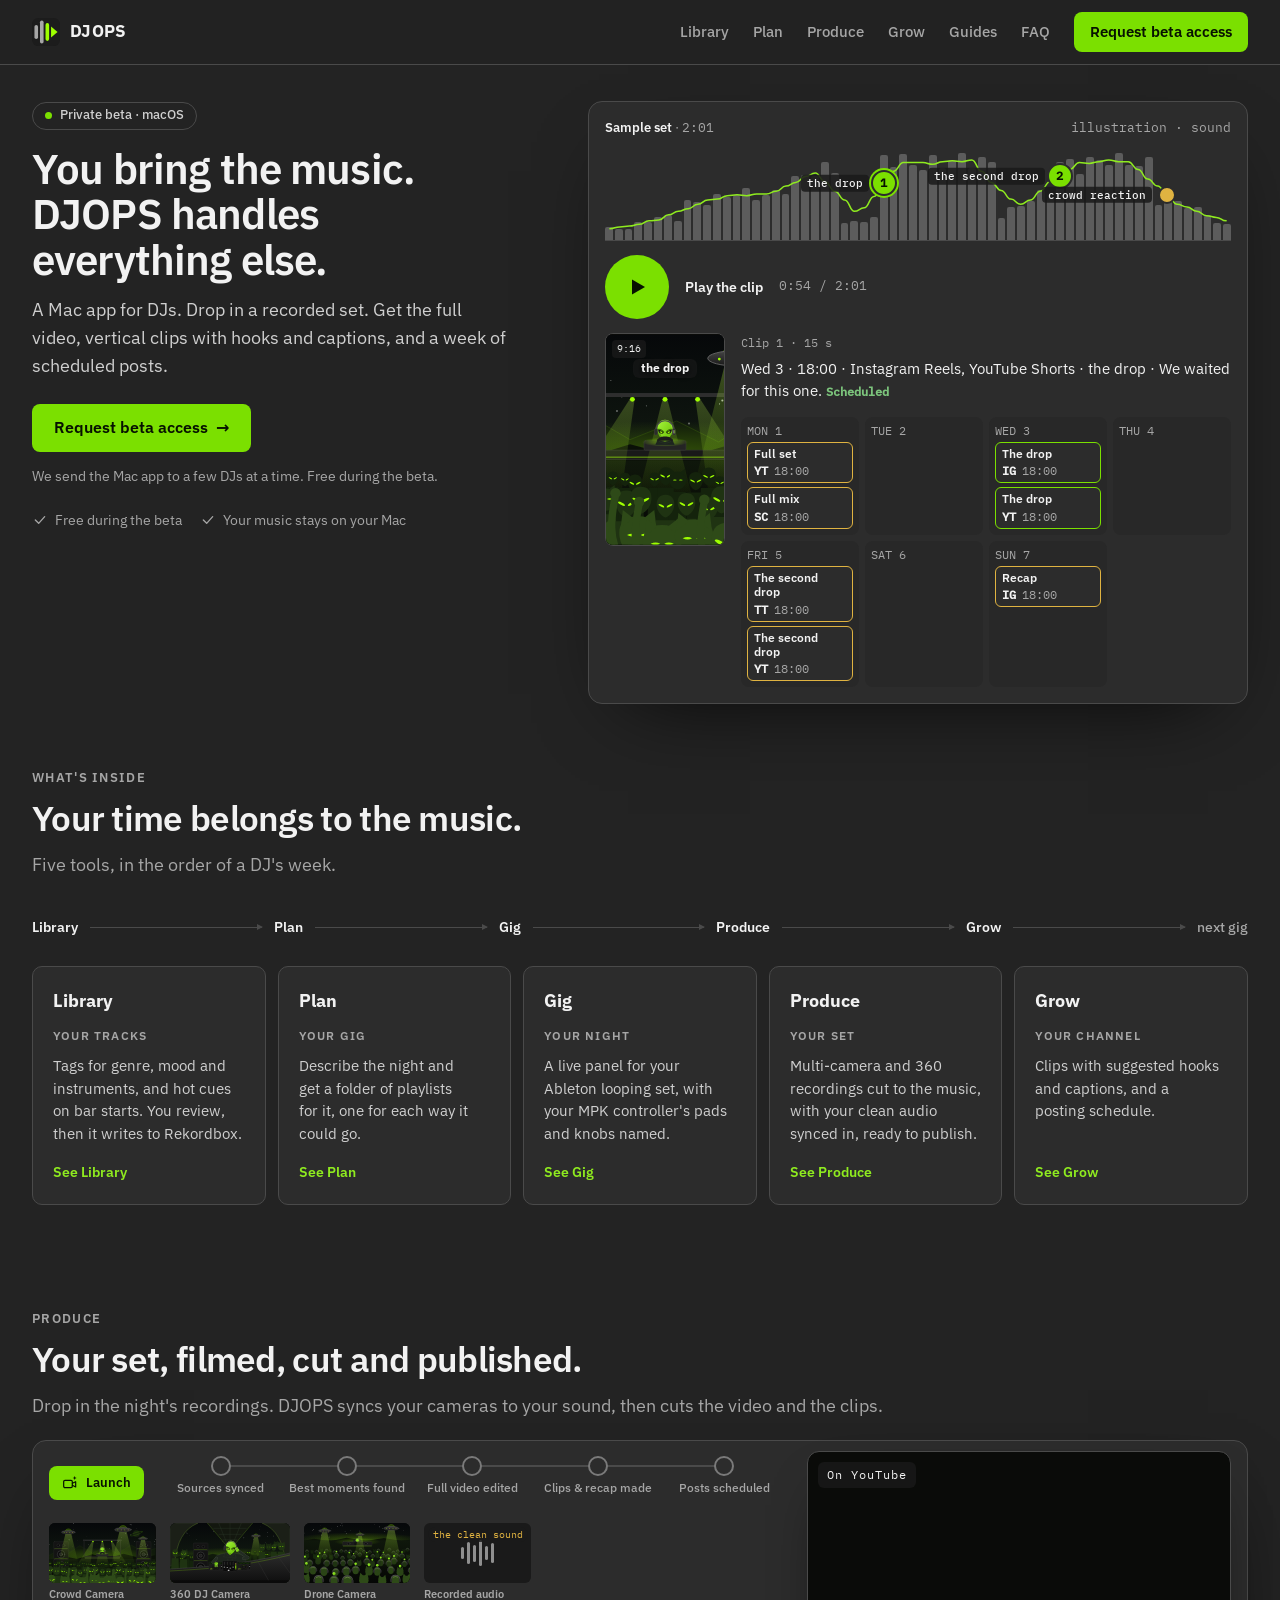
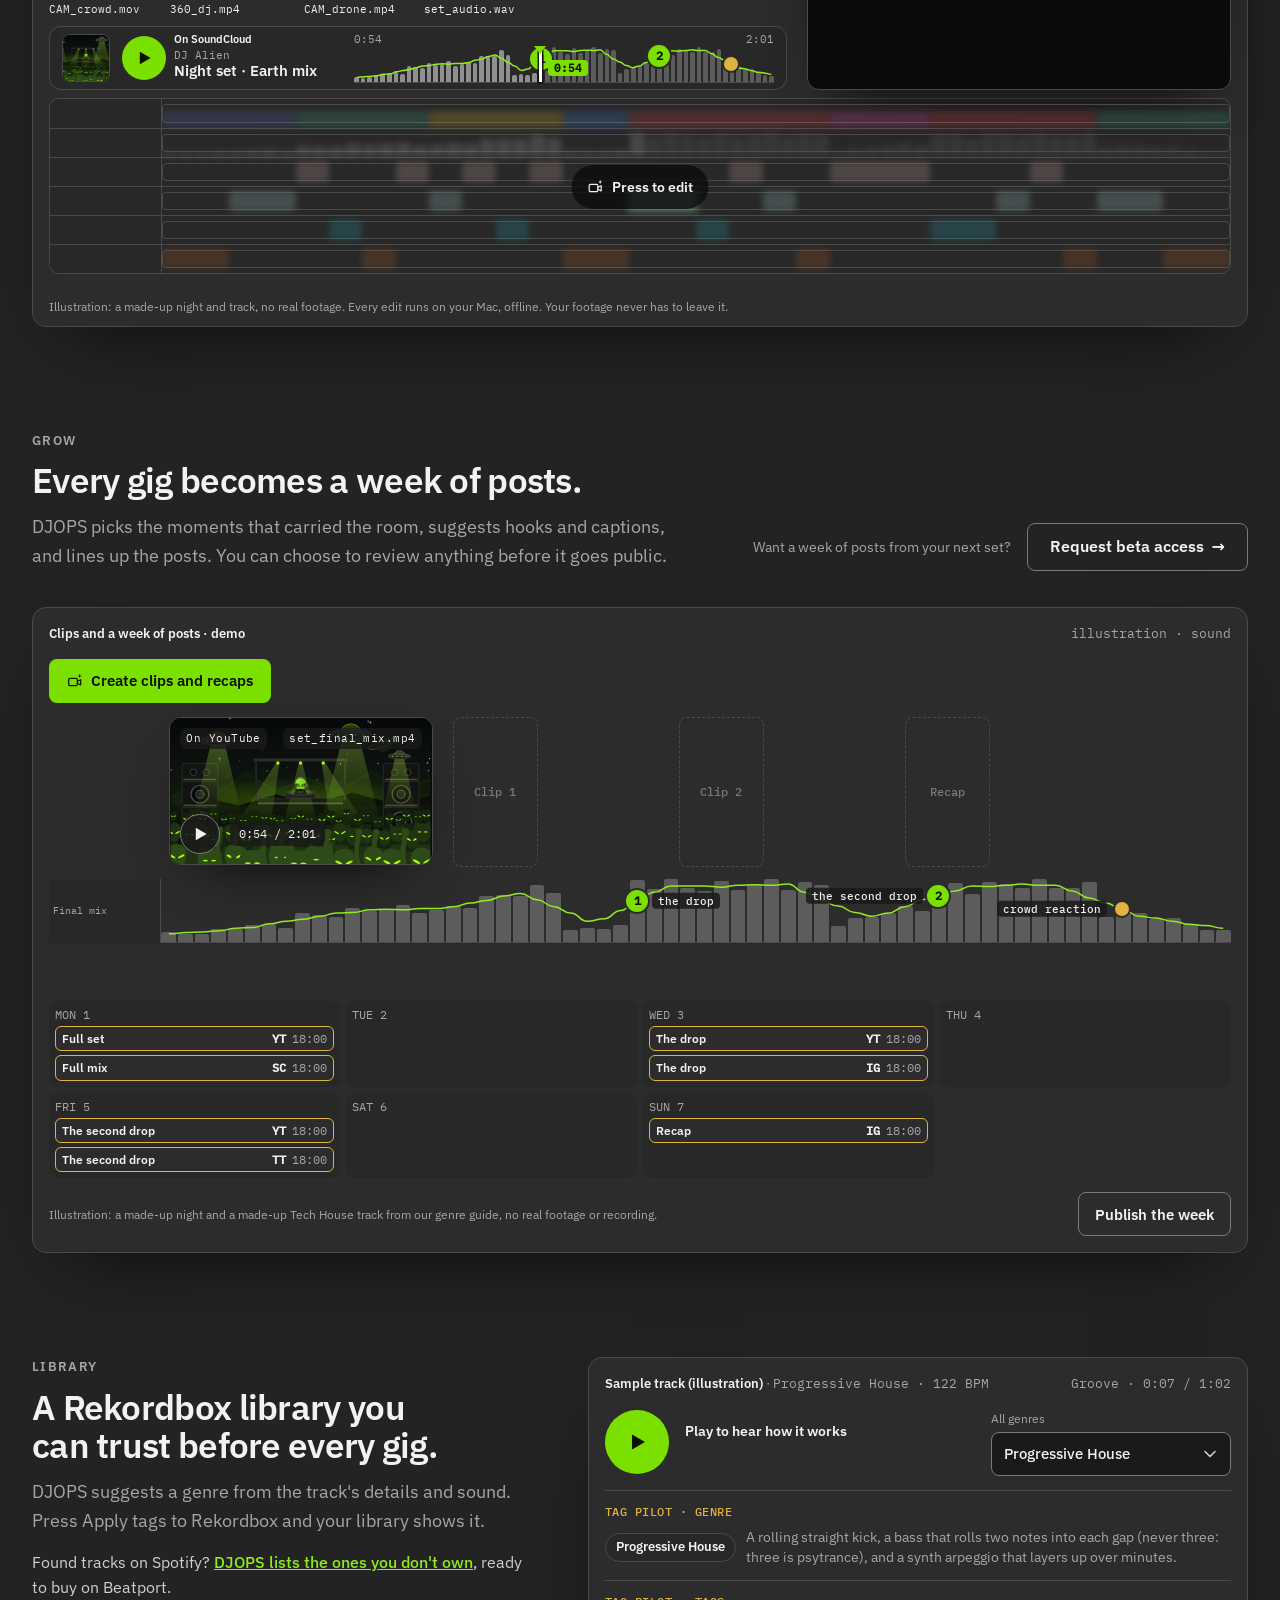
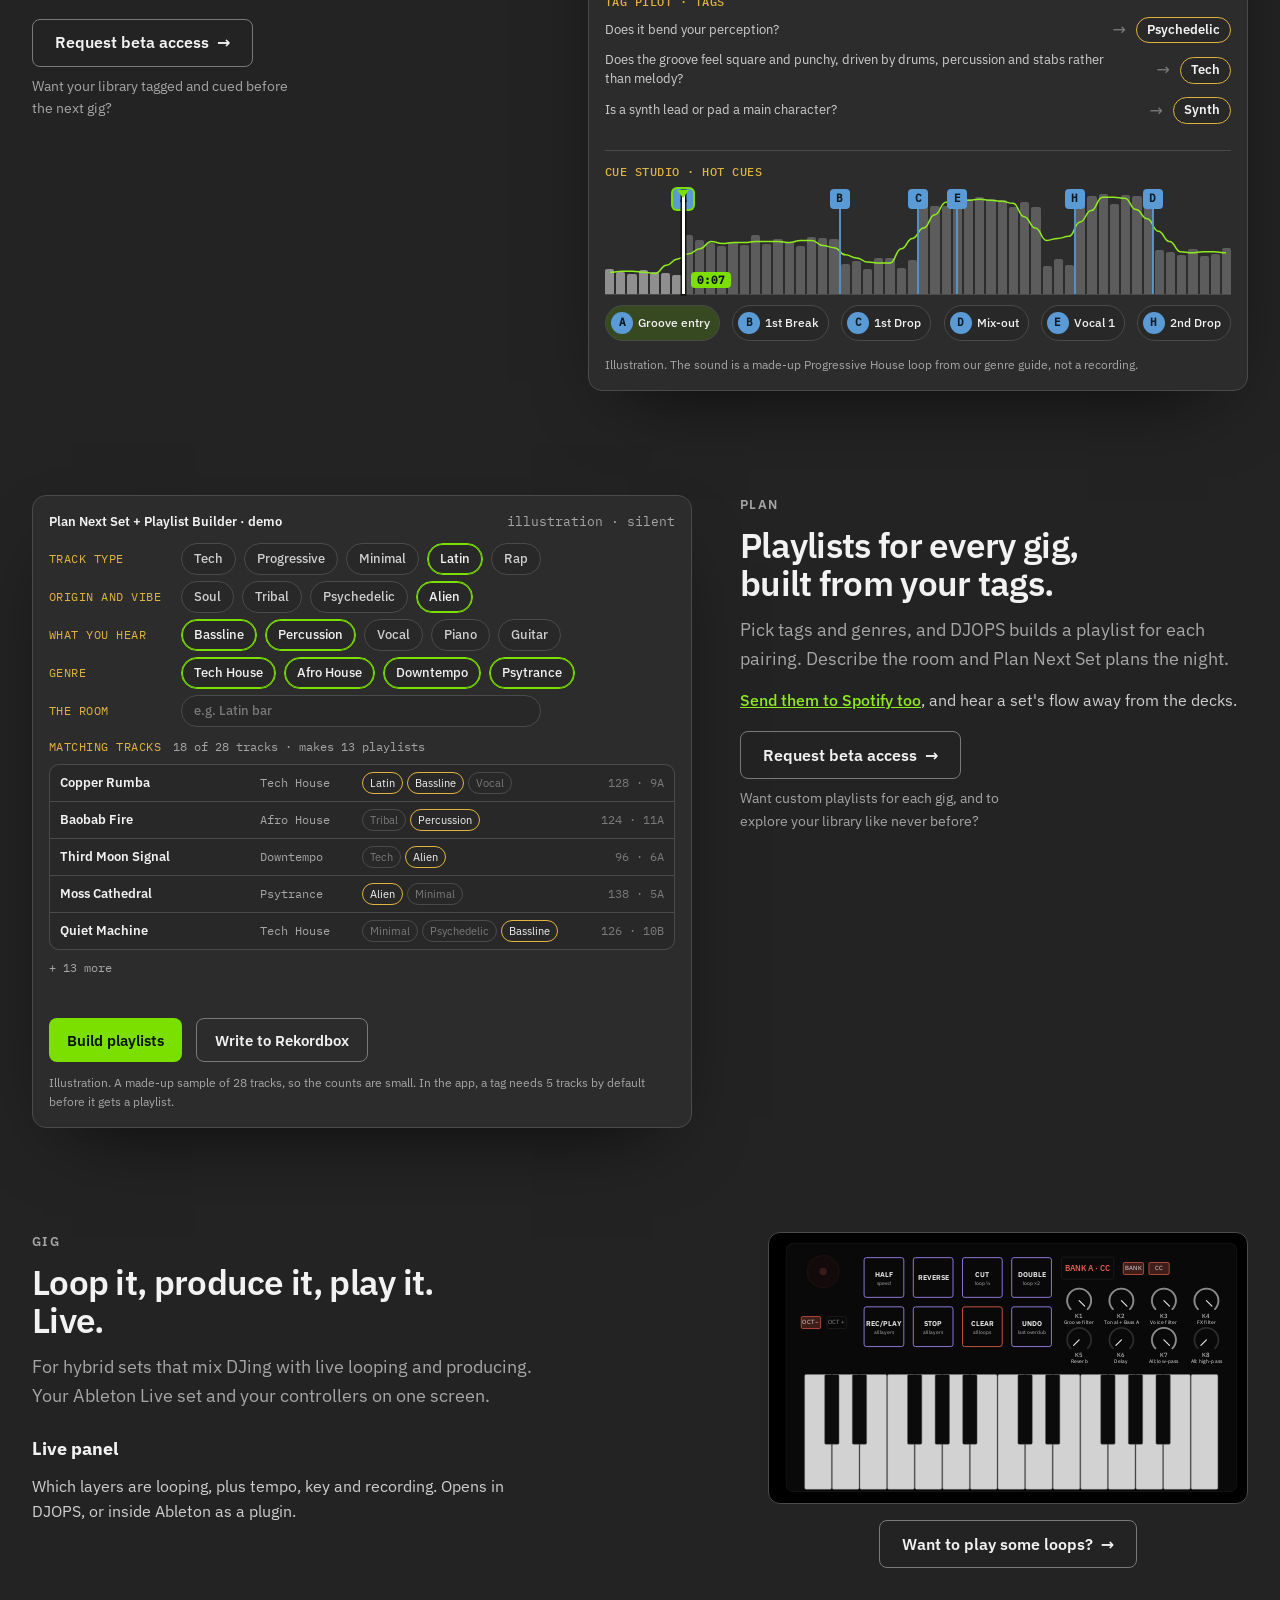
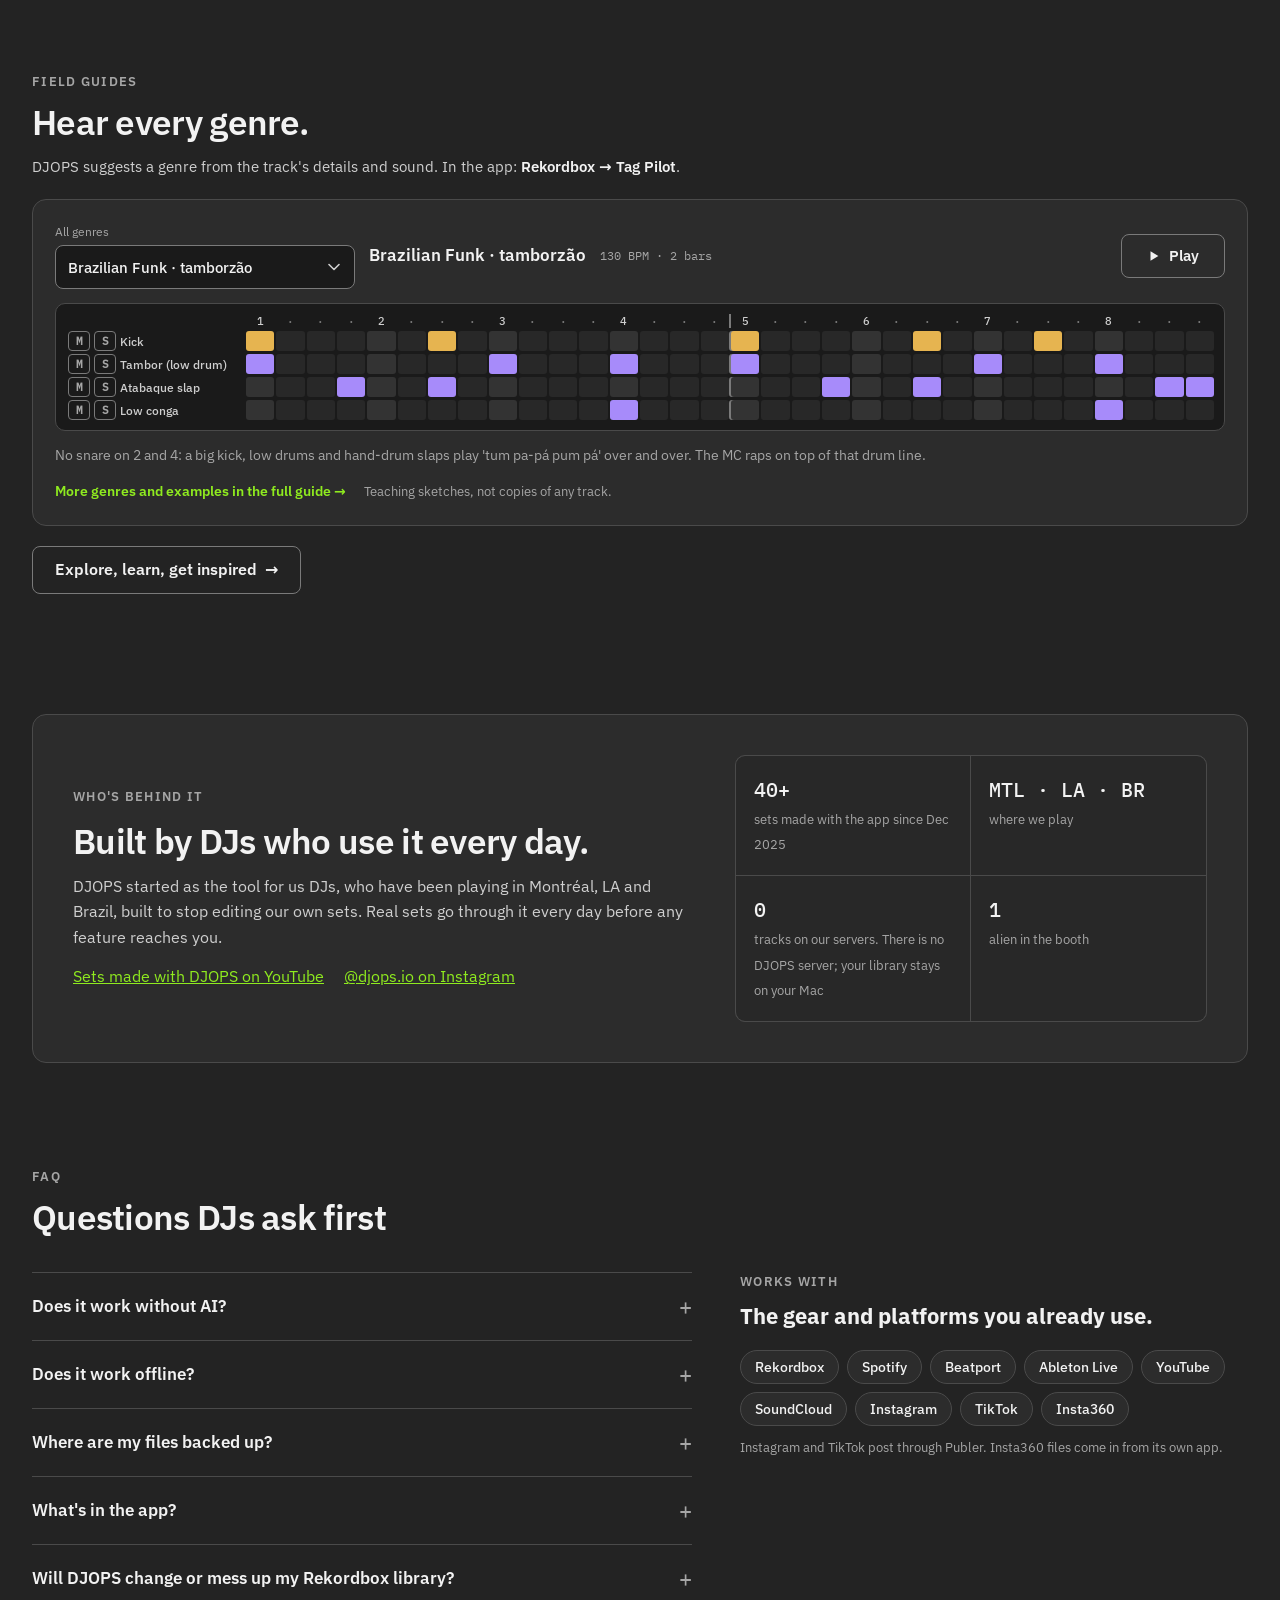
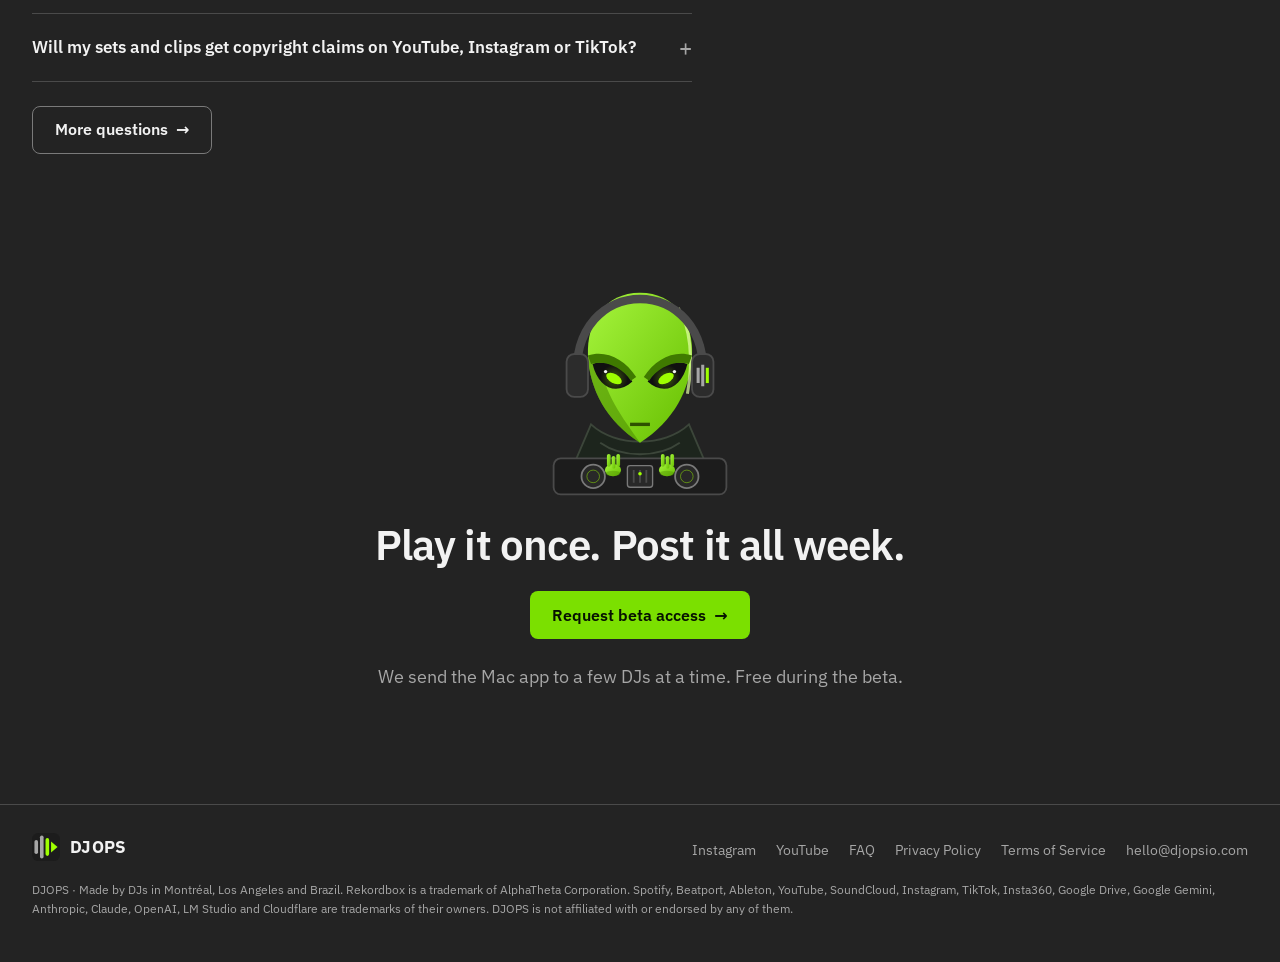
<file: index.html>
<!doctype html>
<html lang="en">
<head>
<meta charset="utf-8">
<meta name="viewport" content="width=device-width,initial-scale=1,viewport-fit=cover">
<!-- The landing page, Player version (picked 17 Nov 2026). index.html and index-player.html are the same file, written by one generator. -->
<title>DJOPS: DJ set videos, clips and Rekordbox library tools for Mac</title>
<meta name="description" content="Play it once, post it all week. DJOPS turns last night's recording into a full video, clips with hooks and captions, and a week of scheduled posts. A Mac app for DJs, free in the private beta.">
<link rel="canonical" href="https://djopsio.com/">
<meta property="og:type" content="website">
<meta property="og:site_name" content="DJOPS">
<meta property="og:url" content="https://djopsio.com/">
<meta property="og:title" content="You bring the music. DJOPS handles everything else.">
<meta property="og:description" content="Play it once, post it all week. A full video, clips and a week of posts from every gig. Mac app for DJs, in private beta.">
<meta property="og:image" content="https://djopsio.com/og.png">
<meta property="og:image:width" content="1200">
<meta property="og:image:height" content="630">
<meta name="twitter:card" content="summary_large_image">
<meta name="twitter:image" content="https://djopsio.com/og.png">
<meta name="theme-color" content="#232323">
<link rel="icon" href="assets/favicon.ico" sizes="32x32">
<link rel="icon" href="assets/favicon.svg" type="image/svg+xml">
<link rel="apple-touch-icon" href="assets/apple-touch-icon-180.png">
<link rel="preload" href="assets/fonts/anton-latin-400-normal.woff2" as="font" type="font/woff2" crossorigin>
<link rel="preload" href="assets/fonts/ibm-plex-sans-latin-400-normal.woff2" as="font" type="font/woff2" crossorigin>
<link rel="stylesheet" href="style.css?v=v3l">
<link rel="stylesheet" href="assets/landing.css?v=v3l">
<script type="application/ld+json">{"@context":"https://schema.org","@type":"SoftwareApplication","name":"DJOPS","operatingSystem":"macOS","applicationCategory":"MultimediaApplication","url":"https://djopsio.com/","description":"Mac app for DJs: turns a recorded DJ set into a finished video, clips and a posting schedule, with Rekordbox library tools."}</script>
</head>
<body>
<header class="nav">
  <div class="wrap">
    <a class="brand" href="./" aria-label="DJOPS home"><svg viewBox="0 0 1024 1024" aria-hidden="true"><rect width="1024" height="1024" rx="229.9" fill="#1C1C1C"/><rect x="89.5" y="252.3" width="131.7" height="519.4" rx="65.9" fill="#A6A6A6"/><rect x="292" y="89.5" width="131.7" height="845.1" rx="65.9" fill="#A6A6A6"/><rect x="494.6" y="187" width="131.7" height="650" rx="65.9" fill="#9EFF00"/><path d="M697.1 314.3 L934.4 512 L697.1 709.7 Z" fill="#9EFF00"/></svg>DJOPS</a>
    <nav aria-label="Main">
      <a class="lnk" href="#library">Library</a>
      <a class="lnk" href="#plan">Plan</a>
      <a class="lnk" href="#receipt">Produce</a>
      <a class="lnk" href="#week">Grow</a>
      <a class="lnk" href="guides.html">Guides</a>
      <a class="lnk" href="faq.html">FAQ</a>
      <a class="btn btn-primary" href="https://tally.so/r/rj7RAX">Request beta access</a>
    </nav>
  </div>
</header>
<svg class="ref-defs" width="0" height="0" aria-hidden="true" style="position:absolute;width:0;height:0;overflow:hidden"><defs><linearGradient id="ref-skin" x1="0" y1="0" x2="1" y2="1"><stop offset="0" stop-color="#A6F53D"/><stop offset="1" stop-color="#66BE00"/></linearGradient><radialGradient id="ref-glow"><stop offset="0" stop-color="#9EFF00" stop-opacity=".6"/><stop offset="1" stop-color="#9EFF00" stop-opacity="0"/></radialGradient><linearGradient id="ref-beam" x1="0" y1="0" x2="0" y2="1"><stop offset="0" stop-color="#C8FF5A" stop-opacity="0.7"/><stop offset="1" stop-color="#9EFF00" stop-opacity="0"/></linearGradient><linearGradient id="ref-sky" x1="0" y1="0" x2="0" y2="1"><stop offset="0" stop-color="#06080A"/><stop offset="0.55" stop-color="#101810"/><stop offset="1" stop-color="#27391A"/></linearGradient><linearGradient id="ref-metal" x1="0" y1="0" x2="0" y2="1"><stop offset="0" stop-color="#454545"/><stop offset="1" stop-color="#181818"/></linearGradient><linearGradient id="ref-desk" x1="0" y1="0" x2="0" y2="1"><stop offset="0" stop-color="#2C2C2C"/><stop offset="1" stop-color="#0E0E0E"/></linearGradient><linearGradient id="ref-ground" x1="0" y1="0" x2="0" y2="1"><stop offset="0" stop-color="#0F170B"/><stop offset="1" stop-color="#040504"/></linearGradient><linearGradient id="ref-side" x1="0" y1="0" x2="1" y2="0"><stop offset="0" stop-color="#9EFF00" stop-opacity="0.16"/><stop offset="0.6" stop-color="#9EFF00" stop-opacity="0"/></linearGradient><path id="ref-bd" d="M-17 30C-19 70-22 190-22 190H22C22 190 19 70 17 30Z"/><g id="ref-ah"><path d="M0-14C11-14 16-6 15 5C14 15 7 23 0 25C-7 23-14 15-15 5C-16-6-11-14 0-14Z"/><ellipse cx="-7" cy="5" rx="5.6" ry="1.7" fill="#9EFF00" transform="rotate(28 -7 5)"/><ellipse cx="7" cy="5" rx="5.6" ry="1.7" fill="#9EFF00" transform="rotate(-28 7 5)"/></g><g id="ref-ch"><path d="M-18 6C-20-6-14-14 0-14C14-14 20-6 18 6C16 18 8 24 0 24C-8 24-16 18-18 6Z"/><path d="M-17-3L-15-20L-5-12ZM17-3L15-20L5-12Z"/><path d="M-11 4Q-6 1.5-2 4Q-6 6.5-11 4ZM11 4Q6 1.5 2 4Q6 6.5 11 4Z" fill="#9EFF00"/></g><g id="ref-al"><use href="#ref-bd"/><use href="#ref-ah"/></g><g id="ref-ct"><use href="#ref-bd"/><use href="#ref-ch"/></g><g id="ref-arm"><path d="M-15 30C-30 8-26-14-22-34" fill="none" stroke="currentColor" stroke-width="7"/><circle cx="-22" cy="-36" r="5" fill="currentColor"/></g><g id="ref-spk"><rect x="0" y="0" width="44" height="22" fill="#131313" rx="2" stroke="#303030" stroke-width="1"/><rect x="2" y="19" width="40" height="1" fill="#9EFF00" opacity=".5"/><circle cx="14" cy="11" r="4" fill="#0A0A0A" stroke="#444"/><circle cx="30" cy="11" r="4" fill="#0A0A0A" stroke="#444"/><rect x="0" y="22" width="44" height="32" fill="#131313" rx="2" stroke="#303030" stroke-width="1"/><rect x="2" y="51" width="40" height="1" fill="#9EFF00" opacity=".5"/><g class="sc-pump"><circle cx="22" cy="38" r="11" fill="#0A0A0A" stroke="#4A4A4A" stroke-width="1.6"/><circle cx="22" cy="38" r="5" fill="#1E1E1E" stroke="#5C5C5C"/></g><rect x="0" y="54" width="44" height="38" fill="#131313" rx="2" stroke="#303030" stroke-width="1"/><rect x="2" y="89" width="40" height="1" fill="#9EFF00" opacity=".5"/><g class="sc-pump"><circle cx="22" cy="73" r="13" fill="#0A0A0A" stroke="#4A4A4A" stroke-width="1.6"/><circle cx="22" cy="73" r="5.9" fill="#1E1E1E" stroke="#5C5C5C"/></g></g><g id="ref-sau"><path d="M-11 0C-11-13 11-13 11 0Z" fill="#9EFF00" fill-opacity=".3" stroke="#9EFF00" stroke-width="0.8" opacity=".7"/><ellipse cx="0" cy="2" rx="23" ry="6" fill="url(#ref-metal)" stroke="#6A6A6A" stroke-width="0.7"/><circle cx="-14" cy="2.6" r="1.1" fill="#9EFF00" class="sc-lt" style="--i:0"/><circle cx="-5" cy="2.6" r="1.1" fill="#E0B341" class="sc-lt" style="--i:1"/><circle cx="5" cy="2.6" r="1.1" fill="#9EFF00" class="sc-lt" style="--i:2"/><circle cx="14" cy="2.6" r="1.1" fill="#E0B341" class="sc-lt" style="--i:3"/></g><g id="ref-th"><ellipse rx="9" ry="11.5"/><path d="M-9.4-2C-9.4-14 9.4-14 9.4-2" fill="none" stroke="#4A4A4A" stroke-width="2.2"/><ellipse cx="-9.4" cy="0" rx="2.2" ry="4" fill="#2C2C2C"/><ellipse cx="9.4" cy="0" rx="2.2" ry="4" fill="#2C2C2C"/><path d="M-5-7Q0-10 5-7" fill="none" stroke="#E4FFA6" stroke-width="1" opacity=".5"/></g><g id="ref-tc"><ellipse rx="9.5" ry="10"/><polygon points="-9.5,-3 -7,-15 -1,-9" fill="inherit"/><polygon points="9.5,-3 7,-15 1,-9" fill="inherit"/></g><g id="ref-ta"><path d="M0-6V-15" fill="none" stroke="currentColor" stroke-width="3.4"/><circle cx="0" cy="-17" r="3.6" fill="url(#ref-skin)"/></g><symbol id="sc-wide" viewBox="0 0 320 180" stroke-linecap="round"><rect width="320" height="180" fill="url(#ref-sky)"/><circle cx="0.1" cy="64" r="1" fill="#F2F2F2" class="sc-tw" style="--i:0" opacity="0.7"/><circle cx="60.2" cy="50.2" r="1.1" fill="#F2F2F2" opacity="0.5"/><circle cx="84.9" cy="52.8" r="0.4" fill="#F2F2F2" opacity="0.8"/><circle cx="144.1" cy="61" r="0.5" fill="#F2F2F2" opacity="0.4"/><circle cx="30.1" cy="13.6" r="0.4" fill="#F2F2F2" opacity="0.6"/><circle cx="245.5" cy="35.5" r="0.7" fill="#F2F2F2" class="sc-tw" style="--i:5" opacity="0.6"/><circle cx="246.2" cy="5.5" r="1.1" fill="#F2F2F2" opacity="0.7"/><circle cx="235.5" cy="60.9" r="0.5" fill="#F2F2F2" opacity="0.4"/><circle cx="163.7" cy="83.7" r="0.7" fill="#F2F2F2" opacity="0.8"/><circle cx="91.3" cy="74.3" r="1" fill="#F2F2F2" opacity="0.7"/><circle cx="60.1" cy="53.2" r="0.5" fill="#F2F2F2" class="sc-tw" style="--i:3" opacity="0.8"/><circle cx="218.2" cy="44.2" r="0.6" fill="#F2F2F2" opacity="0.6"/><circle cx="232.6" cy="13.8" r="0.5" fill="#F2F2F2" opacity="0.4"/><circle cx="317.8" cy="64.9" r="0.8" fill="#F2F2F2" opacity="0.6"/><circle cx="69.4" cy="71.5" r="0.5" fill="#F2F2F2" opacity="0.5"/><circle cx="319.3" cy="50" r="1" fill="#F2F2F2" class="sc-tw" style="--i:1" opacity="0.7"/><circle cx="230.2" cy="31.4" r="0.8" fill="#F2F2F2" opacity="0.8"/><circle cx="289" cy="46.1" r="0.8" fill="#F2F2F2" opacity="0.4"/><circle cx="262" cy="16" r="0.5" fill="#F2F2F2" opacity="0.7"/><circle cx="243.4" cy="4.3" r="1.1" fill="#F2F2F2" opacity="0.4"/><circle cx="122.9" cy="53.1" r="0.6" fill="#F2F2F2" class="sc-tw" style="--i:6" opacity="0.6"/><circle cx="74.6" cy="18.5" r="0.7" fill="#F2F2F2" opacity="0.5"/><circle cx="316.4" cy="55.4" r="1" fill="#F2F2F2" opacity="0.6"/><circle cx="118.8" cy="65.4" r="0.7" fill="#F2F2F2" opacity="0.7"/><circle cx="209.2" cy="56.4" r="0.9" fill="#F2F2F2" opacity="0.7"/><circle cx="90.7" cy="69.4" r="0.4" fill="#F2F2F2" class="sc-tw" style="--i:4" opacity="0.7"/><circle cx="73" cy="0.4" r="1" fill="#F2F2F2" opacity="0.7"/><circle cx="71.5" cy="39.3" r="0.4" fill="#F2F2F2" opacity="0.7"/><circle cx="206.8" cy="59.3" r="0.5" fill="#F2F2F2" opacity="0.7"/><circle cx="113.6" cy="39.3" r="0.4" fill="#F2F2F2" opacity="0.7"/><circle cx="291.5" cy="64.4" r="0.4" fill="#F2F2F2" class="sc-tw" style="--i:2" opacity="0.7"/><circle cx="180.6" cy="76.1" r="0.9" fill="#F2F2F2" opacity="0.4"/><circle cx="255.6" cy="56.1" r="0.8" fill="#F2F2F2" opacity="0.7"/><circle cx="50.3" cy="25.9" r="0.5" fill="#F2F2F2" opacity="0.4"/><circle cx="262" cy="32" r="10" fill="#16210F"/><ellipse cx="262" cy="32" rx="19" ry="3.6" fill="none" stroke="#66BE00" stroke-width="0.8" opacity=".6" transform="rotate(-18 262 32)"/><path d="M0 98L30 80L58 92L92 68L130 90L170 74L206 92L246 66L286 88L320 76V126H0Z" fill="#101A0B"/><path d="M0 98L30 80L58 92L92 68L130 90L170 74L206 92L246 66L286 88L320 76" fill="none" stroke="#9EFF00" stroke-width="0.5" opacity=".2"/><ellipse cx="160" cy="104" rx="170" ry="30" fill="url(#ref-glow)" opacity=".42"/><path d="M0 112L40 98L84 108L130 94L176 106L224 92L276 106L320 96V140H0Z" fill="#0A1007"/><rect x="0" y="108" width="320" height="72" fill="url(#ref-ground)"/><rect x="108" y="99" width="104" height="8" fill="#191919" stroke="#2E2E2E" stroke-width="0.6"/><path d="M108 105H212" fill="none" stroke="#9EFF00" stroke-width="0.8" opacity=".7"/><rect x="102" y="50" width="116" height="3.4" fill="#2E2E2E"/><rect x="104" y="50" width="2.4" height="52" fill="#242424"/><rect x="213.6" y="50" width="2.4" height="52" fill="#242424"/><g class="sc-sway" style="--i:0"><polygon points="130,55 134,55 120.6,150 68.6,150" fill="url(#ref-beam)" opacity=".34"/></g><circle cx="132" cy="55.4" r="2.1" fill="#9EFF00"/><g class="sc-sway" style="--i:1"><polygon points="158,55 162,55 186,150 134,150" fill="url(#ref-beam)" opacity=".34"/></g><circle cx="160" cy="55.4" r="2.1" fill="#9EFF00"/><g class="sc-sway" style="--i:2"><polygon points="186,55 190,55 251.4,150 199.4,150" fill="url(#ref-beam)" opacity=".34"/></g><circle cx="188" cy="55.4" r="2.1" fill="#9EFF00"/><rect x="142" y="91" width="36" height="8" fill="#242424" rx="1" stroke="#3A3A3A" stroke-width="0.5"/><ellipse cx="160" cy="92" rx="20" ry="4" fill="url(#ref-glow)"/><g class="sc-bob"><g transform="translate(160 73) scale(0.19)"><path d="M-32 86C-16 101 16 101 32 86L44 114H-44Z" fill="#1D251D" stroke="#3C463A" stroke-width="1.2"/><path d="M-26 98C-12 108 12 108 26 98" fill="none" stroke="#3C463A" stroke-width="1.2"/><path d="M0 0C23 0 35 19 34 41C33 63 22 84 0 98C-22 84-33 63-34 41C-35 19-23 0 0 0Z" fill="url(#ref-skin)"/><path d="M-34 41C-33 63-22 84 0 98C-11 82-24 66-26 44Z" fill="#4C8A00" opacity=".55"/><path d="M25 10C33 22 35 44 31 66" fill="none" stroke="#E4FFA6" stroke-width="2" opacity=".7"/><g><g class="eye"><path d="M-31 46.5C-22 43.5-11 48-5 58C-15 67-27 63-31 46.5Z" fill="#101010"/><circle cx="-17" cy="56" r="9" fill="url(#ref-glow)" opacity=".55"/><ellipse cx="-17" cy="56" rx="5.6" ry="3" fill="#9EFF00" transform="rotate(30 -17 56)"/><circle cx="-22.5" cy="51.5" r="1.1" fill="#F2F2F2"/><path d="M-34 41C-23 37-10 43-2.5 55L-6 57.5C-11 49-23 43.5-32 46.5Z" fill="#3F7A00"/></g></g><g transform="scale(-1 1)"><g class="eye"><path d="M-31 46.5C-22 43.5-11 48-5 58C-15 67-27 63-31 46.5Z" fill="#101010"/><circle cx="-17" cy="56" r="9" fill="url(#ref-glow)" opacity=".55"/><ellipse cx="-17" cy="56" rx="5.6" ry="3" fill="#9EFF00" transform="rotate(30 -17 56)"/><circle cx="-22.5" cy="51.5" r="1.1" fill="#F2F2F2"/><path d="M-34 41C-23 37-10 43-2.5 55L-6 57.5C-11 49-23 43.5-32 46.5Z" fill="#3F7A00"/></g></g><path d="M-6.5 86H6.5" fill="none" stroke="#2E5200" stroke-width="2.2"/><path d="M-41 58C-47-14 47-14 41 58" fill="none" stroke="#4A4A4A" stroke-width="5.5"/><rect x="-48" y="40" width="14" height="28" rx="5" fill="#2C2C2C" stroke="#4A4A4A" stroke-width="1.2"/><rect x="34" y="40" width="14" height="28" rx="5" fill="#2C2C2C" stroke="#4A4A4A" stroke-width="1.2"/><path d="M38 49v10M41 47v14" fill="none" stroke="#A6A6A6" stroke-width="2"/><path d="M44 49v10" fill="none" stroke="#9EFF00" stroke-width="2"/></g><path d="M153 91C154 86 166 86 167 91Z" fill="#1B1B1B"/></g><use href="#ref-spk" transform="translate(14 56)"/><use href="#ref-spk" transform="translate(262 56)"/><g class="sc-hov" style="--i:0"><polygon points="49.9,29.6 66.1,29.6 88.6,124 27.4,124" fill="url(#ref-beam)" opacity=".42"/><use href="#ref-sau" transform="translate(58 26) scale(0.9)"/></g><g class="sc-hov" style="--i:1"><polygon points="212.1,22.4 231.9,22.4 259.4,132 184.6,132" fill="url(#ref-beam)" opacity=".42"/><use href="#ref-sau" transform="translate(222 18) scale(1.1)"/></g><g class="sc-hov" style="--i:2"><polygon points="276.6,48.4 287.4,48.4 302.4,116 261.6,116" fill="url(#ref-beam)" opacity=".42"/><use href="#ref-sau" transform="translate(282 46) scale(0.6)"/></g><g class="sc-row" style="--i:2;--h:-1.6px" fill="#14230C"><use href="#ref-al" transform="translate(3 119.6) scale(0.3)"/><use href="#ref-al" transform="translate(19.9 122.3) scale(0.4)"/><use href="#ref-ct" transform="translate(29.5 118.3) scale(0.4)"/><use href="#ref-al" transform="translate(39.4 122) scale(0.4)"/><use href="#ref-ct" transform="translate(52.6 116.7) scale(0.4)"/><use href="#ref-al" transform="translate(65.7 123.4) scale(0.3)"/><use href="#ref-ct" transform="translate(75.9 122.4) scale(0.3)"/><use href="#ref-ct" transform="translate(89.3 124.7) scale(0.4)"/><use href="#ref-ct" transform="translate(103 120.2) scale(0.4)"/><use href="#ref-al" transform="translate(115.3 121.6) scale(0.3)"/><use href="#ref-al" transform="translate(125.7 122.5) scale(0.3)"/><use href="#ref-al" transform="translate(134.3 125.4) scale(0.4)"/><use href="#ref-al" transform="translate(151.1 122.4) scale(0.3)"/><use href="#ref-al" transform="translate(160.7 119.2) scale(0.4)"/><use href="#ref-ct" transform="translate(171 123) scale(0.4)"/><use href="#ref-al" transform="translate(186.4 123.4) scale(0.4)"/><use href="#ref-al" transform="translate(197.6 119.5) scale(0.4)"/><use href="#ref-al" transform="translate(207 125.5) scale(0.3)"/><use href="#ref-al" transform="translate(216.6 116.4) scale(0.3)"/><use href="#ref-al" transform="translate(230.2 123.4) scale(0.4)"/><use href="#ref-ct" transform="translate(240.6 119) scale(0.4)"/><use href="#ref-ct" transform="translate(255.1 126.4) scale(0.4)"/><use href="#ref-al" transform="translate(269.6 122.2) scale(0.4)"/><use href="#ref-al" transform="translate(280.7 124.2) scale(0.3)"/><use href="#ref-al" transform="translate(290.6 118.1) scale(0.4)"/><use href="#ref-ct" transform="translate(304.7 120.2) scale(0.4)"/><use href="#ref-al" transform="translate(315.2 118.3) scale(0.4)"/></g><g class="sc-row" style="--i:1;--h:-2.6px" fill="#1F3312"><use href="#ref-al" transform="translate(4.2 138.2) scale(0.6)"/><use href="#ref-ct" transform="translate(23.2 141.3) scale(0.6)"/><use href="#ref-al" transform="translate(43.1 142) scale(0.6)"/><use href="#ref-ct" transform="translate(55.7 147.4) scale(0.5)"/><use href="#ref-al" transform="translate(75.3 139.4) scale(0.6)"/><use href="#ref-al" transform="translate(93.5 147.4) scale(0.5)"/><use href="#ref-ct" transform="translate(109.2 139) scale(0.5)"/><use href="#ref-al" transform="translate(126.9 142) scale(0.6)"/><use href="#ref-al" transform="translate(139.3 138.7) scale(0.6)"/><use href="#ref-al" transform="translate(160.4 144.2) scale(0.5)"/><use href="#ref-al" transform="translate(178.4 142.8) scale(0.5)"/><use href="#ref-al" transform="translate(197.8 146.4) scale(0.5)"/><use href="#ref-al" transform="translate(208.6 138.3) scale(0.6)"/><use href="#ref-ct" transform="translate(227.1 143.6) scale(0.6)"/><use href="#ref-al" transform="translate(241.6 143.2) scale(0.5)"/><use href="#ref-al" transform="translate(263.6 145.8) scale(0.5)"/><use href="#ref-ct" transform="translate(279.5 140.9) scale(0.5)"/><use href="#ref-al" transform="translate(297.3 146.6) scale(0.6)"/><use href="#ref-ct" transform="translate(310.5 138.1) scale(0.6)"/></g><g class="sc-row" style="--i:0;--h:-4px" fill="#2E4A18"><g transform="translate(7.3 166.6) scale(0.8)"><g class="sc-arm"><use href="#ref-arm" color="#2E4A18"/></g><use href="#ref-al"/></g><use href="#ref-ct" transform="translate(47.8 172.7) scale(0.8)"/><g transform="translate(78.4 166.8) scale(0.8)"><g class="sc-arm"><use href="#ref-arm" color="#2E4A18"/></g><use href="#ref-al"/></g><g transform="translate(100.7 175.4) scale(0.9)"><g class="sc-arm"><use href="#ref-arm" color="#2E4A18"/></g><use href="#ref-ct"/></g><g transform="translate(137.3 168.3) scale(0.9)"><g class="sc-arm"><use href="#ref-arm" color="#2E4A18"/></g><use href="#ref-ct"/></g><g transform="translate(157.6 175.8) scale(0.9)"><g class="sc-arm"><use href="#ref-arm" color="#2E4A18"/></g><use href="#ref-ct"/></g><use href="#ref-ct" transform="translate(185 171) scale(0.9)"/><g transform="translate(213.5 173.9) scale(0.9)"><g class="sc-arm"><use href="#ref-arm" color="#2E4A18"/></g><use href="#ref-al"/></g><g transform="translate(249.6 169.7) scale(0.8)"><g class="sc-arm"><use href="#ref-arm" color="#2E4A18"/></g><use href="#ref-al"/></g><g transform="translate(272.8 173.6) scale(0.9)"><g class="sc-arm"><use href="#ref-arm" color="#2E4A18"/></g><use href="#ref-al"/></g><g transform="translate(309.3 172.5) scale(0.9)"><g class="sc-arm"><use href="#ref-arm" color="#2E4A18"/></g><use href="#ref-al"/></g></g><rect class="sc-wash" width="320" height="180" fill="#9EFF00"/></symbol><symbol id="sc-drone" viewBox="0 0 320 180" stroke-linecap="round"><rect width="320" height="180" fill="url(#ref-sky)"/><circle cx="0" cy="30.3" r="0.9" fill="#F2F2F2" class="sc-tw" style="--i:0" opacity="0.5"/><circle cx="212.4" cy="4.4" r="0.6" fill="#F2F2F2" opacity="0.5"/><circle cx="126.9" cy="31" r="1" fill="#F2F2F2" opacity="0.6"/><circle cx="49.5" cy="8" r="0.6" fill="#F2F2F2" opacity="0.7"/><circle cx="113.8" cy="1.8" r="1" fill="#F2F2F2" opacity="0.5"/><circle cx="28" cy="20" r="1.1" fill="#F2F2F2" class="sc-tw" style="--i:5" opacity="0.7"/><circle cx="73.9" cy="29.2" r="0.7" fill="#F2F2F2" opacity="0.5"/><circle cx="25.6" cy="23.3" r="0.8" fill="#F2F2F2" opacity="0.8"/><circle cx="99.9" cy="10.9" r="0.9" fill="#F2F2F2" opacity="0.7"/><circle cx="52.2" cy="36" r="1.1" fill="#F2F2F2" opacity="0.8"/><circle cx="75.3" cy="42" r="0.8" fill="#F2F2F2" class="sc-tw" style="--i:3" opacity="0.7"/><circle cx="82.4" cy="16.7" r="0.5" fill="#F2F2F2" opacity="0.6"/><circle cx="116.3" cy="8.4" r="1" fill="#F2F2F2" opacity="0.5"/><circle cx="60.4" cy="17.2" r="1" fill="#F2F2F2" opacity="0.8"/><circle cx="138.4" cy="22.5" r="0.8" fill="#F2F2F2" opacity="0.5"/><circle cx="167.4" cy="24" r="0.8" fill="#F2F2F2" class="sc-tw" style="--i:1" opacity="0.6"/><circle cx="298.6" cy="21.6" r="0.6" fill="#F2F2F2" opacity="0.6"/><circle cx="236.4" cy="17" r="0.8" fill="#F2F2F2" opacity="0.8"/><circle cx="123.3" cy="26.2" r="0.9" fill="#F2F2F2" opacity="0.5"/><circle cx="225.6" cy="11.5" r="1" fill="#F2F2F2" opacity="0.8"/><circle cx="44.5" cy="28.8" r="0.5" fill="#F2F2F2" class="sc-tw" style="--i:6" opacity="0.6"/><circle cx="109.2" cy="6.8" r="0.9" fill="#F2F2F2" opacity="0.7"/><circle cx="319.1" cy="20.4" r="0.5" fill="#F2F2F2" opacity="0.6"/><circle cx="241.6" cy="26.1" r="1.1" fill="#F2F2F2" opacity="0.5"/><ellipse cx="160" cy="52" rx="200" ry="24" fill="url(#ref-glow)" opacity=".5"/><path d="M-14 56L30 47L78 55L128 44L186 54L240 45L292 54L334 48V64H-14Z" fill="#0C1308"/><g class="sc-fly"><rect x="-14" y="52" width="348" height="140" fill="url(#ref-ground)"/><ellipse cx="160" cy="56" rx="70" ry="12" fill="url(#ref-glow)" opacity=".5"/><ellipse cx="160" cy="54" rx="13" ry="6" fill="#1D251D"/><ellipse cx="160" cy="51.5" rx="5" ry="6" fill="url(#ref-skin)"/><path d="M154.5 52C154 44 166 44 165.5 52" fill="none" stroke="#4A4A4A" stroke-width="1.6"/><rect x="116" y="56" width="88" height="13" fill="#1B1B1B" rx="2" stroke="#3A3A3A" stroke-width="0.8"/><path d="M118 69H202" fill="none" stroke="#9EFF00" stroke-width="1" opacity=".7"/><circle cx="134" cy="62" r="4.2" fill="#0F0F0F" stroke="#555" stroke-width="0.8"/><circle cx="186" cy="62" r="4.2" fill="#0F0F0F" stroke="#555" stroke-width="0.8"/><rect x="151" y="58" width="18" height="8" fill="#121212" rx="1.5"/><g class="sc-row" style="--i:0;--h:-1.6px" fill="#14230C"><use href="#ref-th" transform="translate(-9.9 81.7) scale(0.5)"/><use href="#ref-th" transform="translate(9.1 85.7) scale(0.5)"/><use href="#ref-tc" transform="translate(24.2 86.9) scale(0.5)"/><use href="#ref-th" transform="translate(38 86.9) scale(0.5)"/><use href="#ref-tc" transform="translate(53.2 83.6) scale(0.5)"/><use href="#ref-th" transform="translate(67.9 83.5) scale(0.5)"/><use href="#ref-tc" transform="translate(79.9 83) scale(0.5)"/><use href="#ref-th" transform="translate(92.1 87.4) scale(0.5)"/><use href="#ref-th" transform="translate(112.2 84.7) scale(0.5)"/><use href="#ref-th" transform="translate(125.6 86.3) scale(0.5)"/><use href="#ref-th" transform="translate(138.2 85.9) scale(0.5)"/><use href="#ref-th" transform="translate(156 89.2) scale(0.5)"/><use href="#ref-th" transform="translate(170.3 80.4) scale(0.5)"/><use href="#ref-th" transform="translate(180 86.5) scale(0.5)"/><use href="#ref-th" transform="translate(197.2 88) scale(0.5)"/><use href="#ref-tc" transform="translate(211.7 85.1) scale(0.5)"/><use href="#ref-th" transform="translate(223.4 83.1) scale(0.5)"/><use href="#ref-tc" transform="translate(237.2 87.1) scale(0.5)"/><use href="#ref-th" transform="translate(256 80.4) scale(0.5)"/><use href="#ref-th" transform="translate(268.5 89.5) scale(0.5)"/><use href="#ref-th" transform="translate(281.5 85.4) scale(0.5)"/><use href="#ref-tc" transform="translate(299.5 85.1) scale(0.5)"/><use href="#ref-th" transform="translate(310.5 80.6) scale(0.5)"/><use href="#ref-th" transform="translate(324.9 85.4) scale(0.5)"/></g><g class="sc-row" style="--i:1;--h:-1.6px" fill="#182A0E"><use href="#ref-th" transform="translate(-9.6 95.7) scale(0.6)"/><use href="#ref-tc" transform="translate(9.2 99.6) scale(0.7)"/><use href="#ref-tc" transform="translate(33.3 101.2) scale(0.7)"/><g transform="translate(47.5 102.1) scale(0.7)"><g class="sc-arm"><use href="#ref-ta" color="#182A0E"/></g><use href="#ref-tc"/></g><g transform="translate(61.7 100.2) scale(0.7)"><g class="sc-arm"><use href="#ref-ta" color="#182A0E"/></g><use href="#ref-th"/></g><use href="#ref-tc" transform="translate(82 103.7) scale(0.7)"/><g transform="translate(97.5 97.6) scale(0.7)"><g class="sc-arm"><use href="#ref-ta" color="#182A0E"/></g><use href="#ref-th"/></g><use href="#ref-th" transform="translate(115.7 106) scale(0.6)"/><g transform="translate(135.8 100.6) scale(0.7)"><g class="sc-arm"><use href="#ref-ta" color="#182A0E"/></g><use href="#ref-tc"/></g><g transform="translate(149 102.6) scale(0.6)"><g class="sc-arm"><use href="#ref-ta" color="#182A0E"/></g><use href="#ref-th"/></g><use href="#ref-th" transform="translate(167.3 95.3) scale(0.6)"/><g transform="translate(188.4 99.2) scale(0.6)"><g class="sc-arm"><use href="#ref-ta" color="#182A0E"/></g><use href="#ref-tc"/></g><use href="#ref-th" transform="translate(206.7 100.1) scale(0.6)"/><g transform="translate(220.1 98.2) scale(0.7)"><g class="sc-arm"><use href="#ref-ta" color="#182A0E"/></g><use href="#ref-tc"/></g><g transform="translate(238.1 98.3) scale(0.6)"><g class="sc-arm"><use href="#ref-ta" color="#182A0E"/></g><use href="#ref-th"/></g><use href="#ref-th" transform="translate(251.9 101.2) scale(0.7)"/><use href="#ref-th" transform="translate(277 97.8) scale(0.6)"/><g transform="translate(294.1 98.9) scale(0.7)"><g class="sc-arm"><use href="#ref-ta" color="#182A0E"/></g><use href="#ref-th"/></g><use href="#ref-tc" transform="translate(311.9 102.3) scale(0.6)"/><use href="#ref-th" transform="translate(329.6 98) scale(0.6)"/></g><g class="sc-row" style="--i:2;--h:-1.6px" fill="#1F3312"><g transform="translate(2.7 116.3) scale(0.9)"><g class="sc-arm"><use href="#ref-ta" color="#1F3312"/></g><use href="#ref-tc"/></g><use href="#ref-th" transform="translate(17 120.8) scale(0.9)"/><g transform="translate(42.2 115.3) scale(0.9)"><g class="sc-arm"><use href="#ref-ta" color="#1F3312"/></g><use href="#ref-tc"/></g><use href="#ref-th" transform="translate(68.3 121) scale(0.9)"/><use href="#ref-th" transform="translate(93.5 121.5) scale(0.9)"/><use href="#ref-th" transform="translate(117.2 120.4) scale(0.8)"/><use href="#ref-th" transform="translate(139.1 118.6) scale(0.9)"/><use href="#ref-tc" transform="translate(165.1 121.7) scale(0.8)"/><g transform="translate(188.6 115.9) scale(0.9)"><g class="sc-arm"><use href="#ref-ta" color="#1F3312"/></g><use href="#ref-th"/></g><g transform="translate(205.1 123.8) scale(0.8)"><g class="sc-arm"><use href="#ref-ta" color="#1F3312"/></g><use href="#ref-tc"/></g><g transform="translate(230.4 119.1) scale(0.9)"><g class="sc-arm"><use href="#ref-ta" color="#1F3312"/></g><use href="#ref-th"/></g><g transform="translate(255.1 121.9) scale(0.9)"><g class="sc-arm"><use href="#ref-ta" color="#1F3312"/></g><use href="#ref-th"/></g><g transform="translate(270.3 114.2) scale(0.9)"><g class="sc-arm"><use href="#ref-ta" color="#1F3312"/></g><use href="#ref-th"/></g><g transform="translate(301.7 122.7) scale(0.8)"><g class="sc-arm"><use href="#ref-ta" color="#1F3312"/></g><use href="#ref-th"/></g><g transform="translate(320.9 115.7) scale(0.9)"><g class="sc-arm"><use href="#ref-ta" color="#1F3312"/></g><use href="#ref-th"/></g></g><g class="sc-row" style="--i:3;--h:-1.6px" fill="#2A4416"><g transform="translate(7.4 139.9) scale(1.1)"><g class="sc-arm"><use href="#ref-ta" color="#2A4416"/></g><use href="#ref-tc"/></g><use href="#ref-th" transform="translate(26.9 141.9) scale(1.1)"/><use href="#ref-th" transform="translate(60.1 145.3) scale(1.2)"/><use href="#ref-th" transform="translate(95.1 147.2) scale(1)"/><use href="#ref-th" transform="translate(126.8 144.5) scale(1.2)"/><g transform="translate(155 141.3) scale(1.1)"><g class="sc-arm"><use href="#ref-ta" color="#2A4416"/></g><use href="#ref-th"/></g><g transform="translate(195.1 145.6) scale(1.2)"><g class="sc-arm"><use href="#ref-ta" color="#2A4416"/></g><use href="#ref-tc"/></g><g transform="translate(220 145.4) scale(1.1)"><g class="sc-arm"><use href="#ref-ta" color="#2A4416"/></g><use href="#ref-th"/></g><use href="#ref-th" transform="translate(260.6 141.4) scale(1)"/><g transform="translate(288.2 148) scale(1.1)"><g class="sc-arm"><use href="#ref-ta" color="#2A4416"/></g><use href="#ref-tc"/></g><g transform="translate(322.9 143) scale(1)"><g class="sc-arm"><use href="#ref-ta" color="#2A4416"/></g><use href="#ref-th"/></g></g><g class="sc-row" style="--i:4;--h:-1.6px" fill="#2E4A18"><use href="#ref-tc" transform="translate(3.1 170.8) scale(1.5)"/><use href="#ref-th" transform="translate(44 172.8) scale(1.4)"/><g transform="translate(90.1 173.5) scale(1.3)"><g class="sc-arm"><use href="#ref-ta" color="#2E4A18"/></g><use href="#ref-th"/></g><use href="#ref-th" transform="translate(130.6 176.1) scale(1.6)"/><use href="#ref-tc" transform="translate(179.5 171.5) scale(1.5)"/><use href="#ref-tc" transform="translate(234.8 175.1) scale(1.3)"/><use href="#ref-th" transform="translate(274.5 172.2) scale(1.4)"/><use href="#ref-tc" transform="translate(307.8 171.1) scale(1.3)"/></g></g><g class="sc-hov" style="--i:0"><polygon points="54.8,25.2 69.2,25.2 89.2,120 34.8,120" fill="url(#ref-beam)" opacity=".42"/><use href="#ref-sau" transform="translate(62 22) scale(0.8)"/></g><g class="sc-hov" style="--i:1"><polygon points="163.1,36.2 173,36.2 186.7,108 149.3,108" fill="url(#ref-beam)" opacity=".42"/><use href="#ref-sau" transform="translate(168 34) scale(0.55)"/></g><g class="sc-hov" style="--i:2"><polygon points="253,18 271,18 296,134 228,134" fill="url(#ref-beam)" opacity=".42"/><use href="#ref-sau" transform="translate(262 14) scale(1)"/></g><rect class="sc-wash" width="320" height="180" fill="#9EFF00"/></symbol><symbol id="sc-360" viewBox="0 0 360 180"><rect x="0" y="0" width="360" height="180" fill="url(#ref-sky)"/><circle cx="0" cy="11" r="0.9" fill="#F2F2F2" class="sc-tw" style="--i:0" opacity="0.4"/><circle cx="286.2" cy="58.2" r="0.7" fill="#F2F2F2" opacity="0.4"/><circle cx="40.9" cy="24.7" r="0.7" fill="#F2F2F2" opacity="0.6"/><circle cx="172.3" cy="18.7" r="0.7" fill="#F2F2F2" opacity="0.7"/><circle cx="14.5" cy="4.2" r="0.7" fill="#F2F2F2" opacity="0.6"/><circle cx="272.7" cy="10.9" r="0.6" fill="#F2F2F2" class="sc-tw" style="--i:5" opacity="0.5"/><circle cx="221.6" cy="44.5" r="0.9" fill="#F2F2F2" opacity="0.7"/><circle cx="267.8" cy="18.6" r="0.5" fill="#F2F2F2" opacity="0.7"/><circle cx="130.3" cy="25.6" r="0.8" fill="#F2F2F2" opacity="0.8"/><circle cx="249.7" cy="48.5" r="1" fill="#F2F2F2" opacity="0.4"/><circle cx="80.4" cy="50.6" r="0.7" fill="#F2F2F2" class="sc-tw" style="--i:3" opacity="0.7"/><circle cx="310.9" cy="39.3" r="0.8" fill="#F2F2F2" opacity="0.8"/><circle cx="163.6" cy="55.7" r="0.9" fill="#F2F2F2" opacity="0.4"/><circle cx="50.4" cy="28.4" r="0.5" fill="#F2F2F2" opacity="0.5"/><circle cx="136.3" cy="4.7" r="0.5" fill="#F2F2F2" opacity="0.6"/><circle cx="51.1" cy="32.4" r="0.8" fill="#F2F2F2" class="sc-tw" style="--i:1" opacity="0.7"/><circle cx="316.7" cy="26.7" r="0.6" fill="#F2F2F2" opacity="0.7"/><circle cx="190.8" cy="39.8" r="0.7" fill="#F2F2F2" opacity="0.5"/><circle cx="177.7" cy="13.5" r="0.9" fill="#F2F2F2" opacity="0.4"/><circle cx="168.8" cy="27" r="0.9" fill="#F2F2F2" opacity="0.8"/><circle cx="162.1" cy="7.7" r="0.5" fill="#F2F2F2" class="sc-tw" style="--i:6" opacity="0.4"/><circle cx="293.1" cy="40" r="0.8" fill="#F2F2F2" opacity="0.6"/><circle cx="358.2" cy="59.8" r="0.5" fill="#F2F2F2" opacity="0.7"/><circle cx="57.3" cy="37.2" r="0.6" fill="#F2F2F2" opacity="0.6"/><circle cx="255.1" cy="34.4" r="0.7" fill="#F2F2F2" opacity="0.7"/><circle cx="300.9" cy="12.7" r="0.8" fill="#F2F2F2" class="sc-tw" style="--i:4" opacity="0.6"/><circle cx="138.1" cy="8.7" r="0.5" fill="#F2F2F2" opacity="0.4"/><circle cx="291.6" cy="29.2" r="0.8" fill="#F2F2F2" opacity="0.7"/><circle cx="356.9" cy="1" r="0.8" fill="#F2F2F2" opacity="0.6"/><circle cx="157.6" cy="54.9" r="0.7" fill="#F2F2F2" opacity="0.4"/><ellipse cx="180" cy="104" rx="200" ry="30" fill="url(#ref-glow)" opacity=".5"/><path d="M0 108L36 96L80 104L128 92L180 102L228 90L280 102L326 94L360 100V132H0Z" fill="#101A0B"/><path d="M0 108L36 96L80 104L128 92L180 102L228 90L280 102L326 94L360 100" fill="none" stroke="#9EFF00" stroke-width="0.5" opacity=".2"/><rect x="0" y="106" width="360" height="74" fill="url(#ref-ground)"/><g class="sc-row" style="--i:2;--h:-1.6px" fill="#14230C"><use href="#ref-al" transform="translate(8.6 97.1) scale(0.4)"/><use href="#ref-al" transform="translate(34.9 104.8) scale(0.4)"/><use href="#ref-al" transform="translate(53.5 96.6) scale(0.3)"/><use href="#ref-ct" transform="translate(64.8 100.3) scale(0.4)"/></g><g class="sc-row" style="--i:2;--h:-1.6px" fill="#14230C"><use href="#ref-al" transform="translate(236 87.2) scale(0.4)"/><g transform="translate(255.3 85.2) scale(0.3)"><g class="sc-arm"><use href="#ref-arm" color="#14230C"/></g><use href="#ref-ct"/></g><g transform="translate(271.9 84.7) scale(0.4)"><g class="sc-arm"><use href="#ref-arm" color="#14230C"/></g><use href="#ref-al"/></g><use href="#ref-al" transform="translate(290.2 91.9) scale(0.4)"/><g transform="translate(307.6 86.2) scale(0.3)"><g class="sc-arm"><use href="#ref-arm" color="#14230C"/></g><use href="#ref-al"/></g><g transform="translate(321.3 92.6) scale(0.4)"><g class="sc-arm"><use href="#ref-arm" color="#14230C"/></g><use href="#ref-ct"/></g><g transform="translate(333.2 88.2) scale(0.3)"><g class="sc-arm"><use href="#ref-arm" color="#14230C"/></g><use href="#ref-ct"/></g><g transform="translate(348.9 86.6) scale(0.4)"><g class="sc-arm"><use href="#ref-arm" color="#14230C"/></g><use href="#ref-al"/></g></g><g class="sc-hov" style="--i:2"><polygon points="252.6,40.4 263.4,40.4 278.4,112 237.6,112" fill="url(#ref-beam)" opacity=".42"/><use href="#ref-sau" transform="translate(258 38) scale(0.6)"/></g><path d="M0 0H84C40 18 20 58 14 120L0 130Z" fill="#1B1F17" stroke="#3A4234" stroke-width="1.2"/><path d="M360 0H276C320 18 340 58 346 120L360 130Z" fill="#1B1F17" stroke="#3A4234" stroke-width="1.2"/><path d="M84 0C40 18 20 58 14 120M276 0C320 18 340 58 346 120" fill="none" stroke="#9EFF00" stroke-width="0.8" opacity=".45"/><polygon points="112,0 248,0 194,64 166,64" fill="#13170F" stroke="#2E3A2A" stroke-width="0.8"/><path d="M146 0L172 64M214 0L188 64M180 0V64M130 16H230M146 34H214M158 50H202" fill="none" stroke="#2E3A2A" stroke-width="1.1"/><path d="M112 0L166 64M248 0L194 64" fill="none" stroke="#9EFF00" stroke-width="1" opacity=".4"/><g class="sc-row" style="--i:1;--h:-2.6px" fill="#1F3312"><g transform="translate(15.5 87.5) scale(0.6)"><g class="sc-arm"><use href="#ref-arm" color="#1F3312"/></g><use href="#ref-al"/></g><use href="#ref-al" transform="translate(40.7 90.7) scale(0.6)"/></g><g class="sc-row" style="--i:1;--h:-2.6px" fill="#1F3312"><g transform="translate(276.7 71.8) scale(0.5)"><g class="sc-arm"><use href="#ref-arm" color="#1F3312"/></g><use href="#ref-ct"/></g><g transform="translate(311.4 70.9) scale(0.5)"><g class="sc-arm"><use href="#ref-arm" color="#1F3312"/></g><use href="#ref-al"/></g><use href="#ref-ct" transform="translate(334.3 68.2) scale(0.6)"/></g><use href="#ref-spk" transform="translate(70 60)"/><g class="sc-cat" opacity=".42"><g transform="translate(44 88) scale(0.5)" fill="#2A4A14"><use href="#ref-ch"/></g></g><g class="sc-cat" opacity=".42"><g transform="translate(318 62) scale(0.4)" fill="#2A4A14"><use href="#ref-ch"/></g></g><g class="sc-cat" opacity=".42"><g transform="translate(296 70) scale(0.5)" fill="#2A4A14"><use href="#ref-ch"/></g></g><g transform="translate(180 150) scale(.88) translate(-180 -150)"><g class="dj"><g transform="translate(180 85) scale(0.9)"><path d="M-50 6C-30-2-16-4 0-4C16-4 30-2 50 6C58 14 64 30 66 54V66H-66V54C-64 30-58 14-50 6Z" fill="#1D251D" stroke="#3C463A" stroke-width="1.2"/><path d="M-8 18v22M8 18v22" fill="none" stroke="#3A3A3A" stroke-width="1.4"/></g><g class="sc-bob"><g transform="rotate(6 180 90)"><g transform="translate(180 40) scale(0.5)"><path d="M-32 86C-16 101 16 101 32 86L44 114H-44Z" fill="#1D251D" stroke="#3C463A" stroke-width="1.2"/><path d="M-26 98C-12 108 12 108 26 98" fill="none" stroke="#3C463A" stroke-width="1.2"/><path d="M0 0C23 0 35 19 34 41C33 63 22 84 0 98C-22 84-33 63-34 41C-35 19-23 0 0 0Z" fill="url(#ref-skin)"/><path d="M-34 41C-33 63-22 84 0 98C-11 82-24 66-26 44Z" fill="#4C8A00" opacity=".55"/><path d="M25 10C33 22 35 44 31 66" fill="none" stroke="#E4FFA6" stroke-width="2" opacity=".7"/><g><g class="eye"><path d="M-31 46.5C-22 43.5-11 48-5 58C-15 67-27 63-31 46.5Z" fill="#101010"/><circle cx="-17" cy="56" r="9" fill="url(#ref-glow)" opacity=".55"/><ellipse cx="-17" cy="56" rx="5.6" ry="3" fill="#9EFF00" transform="rotate(30 -17 56)"/><circle cx="-22.5" cy="51.5" r="1.1" fill="#F2F2F2"/><path d="M-34 41C-23 37-10 43-2.5 55L-6 57.5C-11 49-23 43.5-32 46.5Z" fill="#3F7A00"/></g></g><g transform="scale(-1 1)"><g class="eye"><path d="M-31 46.5C-22 43.5-11 48-5 58C-15 67-27 63-31 46.5Z" fill="#101010"/><circle cx="-17" cy="56" r="9" fill="url(#ref-glow)" opacity=".55"/><ellipse cx="-17" cy="56" rx="5.6" ry="3" fill="#9EFF00" transform="rotate(30 -17 56)"/><circle cx="-22.5" cy="51.5" r="1.1" fill="#F2F2F2"/><path d="M-34 41C-23 37-10 43-2.5 55L-6 57.5C-11 49-23 43.5-32 46.5Z" fill="#3F7A00"/></g></g><path d="M-6.5 86H6.5" fill="none" stroke="#2E5200" stroke-width="2.2"/><path d="M-41 58C-47-14 47-14 41 58" fill="none" stroke="#4A4A4A" stroke-width="5.5"/><rect x="-48" y="40" width="14" height="28" rx="5" fill="#2C2C2C" stroke="#4A4A4A" stroke-width="1.2"/><rect x="34" y="40" width="14" height="28" rx="5" fill="#2C2C2C" stroke="#4A4A4A" stroke-width="1.2"/><path d="M38 49v10M41 47v14" fill="none" stroke="#A6A6A6" stroke-width="2"/><path d="M44 49v10" fill="none" stroke="#9EFF00" stroke-width="2"/></g></g></g></g></g><path d="M0 138C100 132 200 128 360 90V180H0Z" fill="url(#ref-desk)"/><path d="M0 138C100 132 200 128 360 90" fill="none" stroke="#5A5A5A" stroke-width="1"/><path d="M0 144C100 138 200 134 360 96" fill="none" stroke="#9EFF00" stroke-width="2.4" opacity=".25"/><path d="M262 112L300 180M324 100L360 150" fill="none" stroke="#3A3A3A" stroke-width="1"/><rect x="0" y="172" width="360" height="8" fill="#0A0A0A"/><g transform="translate(180 150) scale(.88) translate(-180 -150)"><g class="cdj" transform="translate(108 112) scale(0.5)"><rect x="0" y="0" width="94" height="56" fill="#1B1B1B" rx="4" stroke="#3A3A3A" stroke-width="1"/><rect x="6" y="4" width="82" height="11" fill="#07130A" rx="1.5" stroke="#2E5200" stroke-width="0.6"/><path d="M9 12L18 8L26 11L36 7L46 12L58 6L70 11L84 8" fill="none" stroke="#9EFF00" stroke-width="0.9" opacity=".8"/><g transform="translate(47 36) scale(1 .76)"><circle cx="0" cy="0" r="23" fill="#050505"/><circle cx="0" cy="0" r="21" fill="#0F0F0F" class="jog" stroke="#555" stroke-width="1.4"/><circle cx="0" cy="0" r="17" fill="none" stroke="#9EFF00" stroke-width="0.9" opacity=".5" stroke-dasharray="3 4"/><circle cx="0" cy="0" r="9" fill="#191919" stroke="#333"/><g class="sc-spin"><circle cx="0" cy="-15" r="2" fill="#9EFF00"/></g></g><circle cx="10" cy="48" r="3" fill="#E0B341" class="sc-cue"/><rect x="16.5" y="45" width="6" height="6" fill="#9EFF00" rx="1"/><rect x="84" y="22" width="4" height="26" fill="#050505" rx="1"/><rect x="83" y="30" width="6" height="4" fill="#CFCFCF" rx=".8"/></g><g class="mixer" transform="translate(156 108) scale(0.55)"><rect x="0" y="0" width="86" height="66" fill="#121212" rx="4" stroke="#3A3A3A" stroke-width="1"/><rect x="2" y="3" width="14" height="52" fill="#0A0A0A" rx="2" opacity=".8"/><circle cx="9" cy="10" r="2.8" fill="#1A1A1A" stroke="#7A7A7A" stroke-width="0.7"/><path d="M9 10V7.8" fill="none" stroke="#F2F2F2" stroke-width="1" transform="rotate(-50 9 10)"/><circle cx="9" cy="18" r="2.4" fill="#1A1A1A" stroke="#7A7A7A" stroke-width="0.7"/><path d="M9 18V16.2" fill="none" stroke="#F2F2F2" stroke-width="1" transform="rotate(20 9 18)"/><circle cx="9" cy="26" r="2.4" fill="#1A1A1A" stroke="#7A7A7A" stroke-width="0.7"/><path d="M9 26V24.2" fill="none" stroke="#F2F2F2" stroke-width="1" transform="rotate(60 9 26)"/><rect x="8" y="32" width="2" height="22" fill="#030303" rx="1"/><rect x="5" y="38" width="8" height="4.4" fill="#CFCFCF" class="sc-cap" style="--i:0" rx="1" stroke="#555" stroke-width="0.5"/><rect x="20" y="3" width="14" height="52" fill="#0A0A0A" rx="2" opacity=".8"/><circle cx="27" cy="10" r="2.8" fill="#1A1A1A" stroke="#7A7A7A" stroke-width="0.7"/><path d="M27 10V7.8" fill="none" stroke="#F2F2F2" stroke-width="1" transform="rotate(-12 27 10)"/><circle cx="27" cy="18" r="2.4" fill="#1A1A1A" stroke="#7A7A7A" stroke-width="0.7"/><path d="M27 18V16.2" fill="none" stroke="#F2F2F2" stroke-width="1" transform="rotate(-5 27 18)"/><circle cx="27" cy="26" r="2.4" fill="#1A1A1A" stroke="#7A7A7A" stroke-width="0.7"/><path d="M27 26V24.2" fill="none" stroke="#9EFF00" stroke-width="1" transform="rotate(30 27 26)"/><rect x="26" y="32" width="2" height="22" fill="#030303" rx="1"/><rect x="23" y="41" width="8" height="4.4" fill="#CFCFCF" class="sc-cap" style="--i:1" rx="1" stroke="#555" stroke-width="0.5"/><rect x="38" y="3" width="14" height="52" fill="#0A0A0A" rx="2" opacity=".8"/><circle cx="45" cy="10" r="2.8" fill="#1A1A1A" stroke="#7A7A7A" stroke-width="0.7"/><path d="M45 10V7.8" fill="none" stroke="#9EFF00" stroke-width="1" transform="rotate(26 45 10)"/><circle cx="45" cy="18" r="2.4" fill="#1A1A1A" stroke="#7A7A7A" stroke-width="0.7"/><path d="M45 18V16.2" fill="none" stroke="#F2F2F2" stroke-width="1" transform="rotate(-30 45 18)"/><circle cx="45" cy="26" r="2.4" fill="#1A1A1A" stroke="#7A7A7A" stroke-width="0.7"/><path d="M45 26V24.2" fill="none" stroke="#F2F2F2" stroke-width="1" transform="rotate(0 45 26)"/><rect x="44" y="32" width="2" height="22" fill="#030303" rx="1"/><rect x="41" y="44" width="8" height="4.4" fill="#CFCFCF" class="sc-cap" style="--i:2" rx="1" stroke="#555" stroke-width="0.5"/><rect x="56" y="3" width="14" height="52" fill="#0A0A0A" rx="2" opacity=".8"/><circle cx="63" cy="10" r="2.8" fill="#1A1A1A" stroke="#7A7A7A" stroke-width="0.7"/><path d="M63 10V7.8" fill="none" stroke="#F2F2F2" stroke-width="1" transform="rotate(64 63 10)"/><circle cx="63" cy="18" r="2.4" fill="#1A1A1A" stroke="#7A7A7A" stroke-width="0.7"/><path d="M63 18V16.2" fill="none" stroke="#F2F2F2" stroke-width="1" transform="rotate(-55 63 18)"/><circle cx="63" cy="26" r="2.4" fill="#1A1A1A" stroke="#7A7A7A" stroke-width="0.7"/><path d="M63 26V24.2" fill="none" stroke="#F2F2F2" stroke-width="1" transform="rotate(-30 63 26)"/><rect x="62" y="32" width="2" height="22" fill="#030303" rx="1"/><rect x="59" y="38" width="8" height="4.4" fill="#CFCFCF" class="sc-cap" style="--i:0" rx="1" stroke="#555" stroke-width="0.5"/><rect x="75" y="48" width="8" height="4.4" fill="#9EFF00" class="sc-vu" style="--j:0" rx=".8"/><rect x="75" y="40.5" width="8" height="4.4" fill="#9EFF00" class="sc-vu" style="--j:1" rx=".8"/><rect x="75" y="33" width="8" height="4.4" fill="#9EFF00" class="sc-vu" style="--j:2" rx=".8"/><rect x="75" y="25.5" width="8" height="4.4" fill="#9EFF00" class="sc-vu" style="--j:3" rx=".8"/><rect x="75" y="18" width="8" height="4.4" fill="#E0B341" class="sc-vu" style="--j:4" rx=".8"/><rect x="8" y="58" width="56" height="3" fill="#030303" rx="1.5"/><rect x="30" y="55.5" width="10" height="8" fill="#CFCFCF" class="sc-xf" rx="1.5" stroke="#555" stroke-width="0.6"/></g><g class="cdj" transform="translate(204 112) scale(0.5)"><rect x="0" y="0" width="94" height="56" fill="#1B1B1B" rx="4" stroke="#3A3A3A" stroke-width="1"/><rect x="6" y="4" width="82" height="11" fill="#07130A" rx="1.5" stroke="#2E5200" stroke-width="0.6"/><path d="M9 12L18 8L26 11L36 7L46 12L58 6L70 11L84 8" fill="none" stroke="#9EFF00" stroke-width="0.9" opacity=".8"/><g transform="translate(47 36) scale(1 .76)"><circle cx="0" cy="0" r="23" fill="#050505"/><circle cx="0" cy="0" r="21" fill="#0F0F0F" class="jog" stroke="#555" stroke-width="1.4"/><circle cx="0" cy="0" r="17" fill="none" stroke="#9EFF00" stroke-width="0.9" opacity=".5" stroke-dasharray="3 4"/><circle cx="0" cy="0" r="9" fill="#191919" stroke="#333"/><g class="sc-spin"><circle cx="0" cy="-15" r="2" fill="#9EFF00"/></g></g><circle cx="10" cy="48" r="3" fill="#E0B341" class="sc-cue"/><rect x="16.5" y="45" width="6" height="6" fill="#9EFF00" rx="1"/><rect x="84" y="22" width="4" height="26" fill="#050505" rx="1"/><rect x="83" y="30" width="6" height="4" fill="#CFCFCF" rx=".8"/></g><g class="arm sc-arm-l"><path d="M134 100L122 113L133 118" fill="none" stroke-linejoin="round" stroke-linecap="round" stroke="#3C463A" stroke-width="10"/><path d="M134 100L122 113L133 118" fill="none" stroke-linejoin="round" stroke-linecap="round" stroke="#222B22" stroke-width="8"/><g class="hand" transform="translate(133 118) rotate(180) scale(0.5)"><ellipse cx="0" cy="0" rx="12" ry="9" fill="url(#ref-skin)" class="hp"/><rect x="-9" y="-24" width="5.5" height="19" rx="2.7" fill="url(#ref-skin)"/><rect x="-2" y="-21" width="5.5" height="19" rx="2.7" fill="url(#ref-skin)"/><rect x="5" y="-24" width="5.5" height="19" rx="2.7" fill="url(#ref-skin)"/><ellipse cx="0" cy="5" rx="11" ry="4" fill="#4C8A00" opacity=".4"/></g></g><g class="arm sc-arm-d"><path d="M226 100L241 98L206 73" fill="none" stroke-linejoin="round" stroke-linecap="round" stroke="#3C463A" stroke-width="10"/><path d="M226 100L241 98L206 73" fill="none" stroke-linejoin="round" stroke-linecap="round" stroke="#222B22" stroke-width="8"/><g class="hand" transform="translate(206 73) rotate(-32) scale(0.5)"><ellipse cx="0" cy="0" rx="12" ry="9" fill="url(#ref-skin)" class="hp"/><rect x="-9" y="-24" width="5.5" height="19" rx="2.7" fill="url(#ref-skin)"/><rect x="-2" y="-21" width="5.5" height="19" rx="2.7" fill="url(#ref-skin)"/><rect x="5" y="-24" width="5.5" height="19" rx="2.7" fill="url(#ref-skin)"/><ellipse cx="0" cy="5" rx="11" ry="4" fill="#4C8A00" opacity=".4"/></g></g></g><rect class="sc-wash" width="360" height="180" fill="#9EFF00"/></symbol></defs></svg><svg class="ref-defs" width="0" height="0" aria-hidden="true" style="position:absolute;width:0;height:0;overflow:hidden"><defs><path id="ref-energy" vector-effect="non-scaling-stroke" d="M5 87c5 0 5 -2 10 -2c5 0 5 -1 10 -1c5 0 5 -2 10 -2c5 0 5 -4 10 -4c5 0 5 -1 10 -1c5 0 5 -6 10 -6c5 0 5 -4 10 -4c5 0 5 -3 10 -3c5 0 5 -5 10 -5c5 0 5 -5 10 -5c5 0 5 -1 10 -1c5 0 5 -4 10 -4c5 0 5 -1 10 -1c5 0 5 1 10 1c5 0 5 -2 10 -2h10c5 0 5 -3 10 -3c5 0 5 -6 10 -6c5 0 5 -4 10 -4c5 0 5 -7 10 -7c5 0 5 -4 10 -4c5 0 5 10 10 10c5 0 5 11 10 11c5 0 5 10 10 10c5 0 5 13 10 13c5 0 5 -4 10 -4c5 0 5 -13 10 -13c5 0 5 -15 10 -15c5 0 5 -14 10 -14c5 0 5 -10 10 -10h10h10c5 0 5 2 10 2c5 0 5 -3 10 -3c5 0 5 -1 10 -1c5 0 5 1 10 1c5 0 5 -2 10 -2c5 0 5 13 10 13c5 0 5 13 10 13c5 0 5 9 10 9c5 0 5 10 10 10c5 0 5 6 10 6c5 0 5 -5 10 -5c5 0 5 -10 10 -10c5 0 5 -11 10 -11c5 0 5 -6 10 -6c5 0 5 -8 10 -8c5 0 5 -8 10 -8c5 0 5 1 10 1c5 0 5 -2 10 -2c5 0 5 -2 10 -2c5 0 5 2 10 2h10c5 0 5 9 10 9c5 0 5 11 10 11c5 0 5 8 10 8c5 0 5 10 10 10c5 0 5 11 10 11c5 0 5 3 10 3c5 0 5 5 10 5c5 0 5 5 10 5c5 0 5 2 10 2c5 0 5 4 10 4"/></defs></svg>

<main>
<div class="wrap pl-hero" id="hero">
<div class="split pl-split">
  <div class="split-text">
    <p class="pl-pill"><span class="chip"><span class="dot"></span>Private beta · macOS</span></p>
    <h1 class="pl-h">You bring the music. DJOPS handles everything else.</h1>
    <p class="vx-sub">A Mac app for DJs. Drop in a recorded set. Get the full video, vertical clips with hooks and captions, and a week of scheduled posts.</p>
    <div class="ctas"><a class="btn btn-primary" href="https://tally.so/r/rj7RAX">Request beta access <span class="arr" aria-hidden="true">→</span></a></div>
    <p class="cta-note">We send the Mac app to a few DJs at a time. Free during the beta.</p>
    <ul class="trust"><li><svg viewBox="0 0 24 24" fill="none" stroke-width="2" stroke-linecap="round" stroke-linejoin="round" aria-hidden="true"><path d="M5 12l5 5L19 7"/></svg><span>Free during the beta</span></li><li><svg viewBox="0 0 24 24" fill="none" stroke-width="2" stroke-linecap="round" stroke-linejoin="round" aria-hidden="true"><path d="M5 12l5 5L19 7"/></svg><span>Your music stays on your Mac</span></li></ul>
  </div>
  <div class="split-card">
    <figure class="pl" id="pl" aria-label="Illustration: a sample set. Its moments become clips, and the clips become a week of scheduled posts. Press a moment, or Play, to hear its clip.">
      <div class="pl-top"><span><b tabindex="0" data-tip="A made-up set, so no real footage is shown.">Sample set</b> · <span class="mono">2:01</span></span><span class="mono">illustration · sound</span></div>
      <div class="pl-wave gr-wave" id="plWave">
        <div class="pl-bars" aria-hidden="true"><i style="--h:15"></i><i style="--h:12"></i><i style="--h:13"></i><i style="--h:20"></i><i style="--h:21"></i><i style="--h:26"></i><i style="--h:28"></i><i style="--h:22"></i><i style="--h:46"></i><i style="--h:43"></i><i style="--h:40"></i><i style="--h:53"></i><i style="--h:49"></i><i style="--h:52"></i><i style="--h:59"></i><i style="--h:46"></i><i style="--h:51"></i><i style="--h:57"></i><i style="--h:53"></i><i style="--h:73"></i><i style="--h:74"></i><i style="--h:73"></i><i style="--h:90"></i><i style="--h:77"></i><i style="--h:19"></i><i style="--h:22"></i><i style="--h:20"></i><i style="--h:26"></i><i style="--h:98"></i><i style="--h:84"></i><i style="--h:99"></i><i style="--h:86"></i><i style="--h:80"></i><i style="--h:97"></i><i style="--h:82"></i><i style="--h:92"></i><i style="--h:100"></i><i style="--h:83"></i><i style="--h:95"></i><i style="--h:90"></i><i style="--h:25"></i><i style="--h:38"></i><i style="--h:39"></i><i style="--h:45"></i><i style="--h:57"></i><i style="--h:49"></i><i style="--h:90"></i><i style="--h:93"></i><i style="--h:76"></i><i style="--h:95"></i><i style="--h:92"></i><i style="--h:86"></i><i style="--h:100"></i><i style="--h:86"></i><i style="--h:85"></i><i style="--h:95"></i><i style="--h:40"></i><i style="--h:45"></i><i style="--h:45"></i><i style="--h:36"></i><i style="--h:38"></i><i style="--h:28"></i><i style="--h:19"></i><i style="--h:18"></i></div>
        <svg class="energy" viewBox="0 0 640 100" preserveAspectRatio="none" aria-hidden="true"><use href="#ref-energy"/></svg>
        <button type="button" class="pl-dot is-end is-picked" data-n="1" data-k="0" data-hook="the drop" data-line="Wed 3 · 18:00 · Instagram Reels, YouTube Shorts · the drop · We waited for this one." data-lab="Clip 1 · 15 s" data-tag="9:16" data-rest="54.03" style="--x:44.53%;--s:65" aria-label="The drop, 0:53. Play its clip, 0:48 to 1:03." data-tip="A moment DJOPS found in the music: the drop. Press it to play its clip."><em>the drop</em></button><button type="button" class="pl-dot is-picked is-end" data-n="2" data-k="1" data-hook="the second drop" data-line="Fri 5 · 18:00 · TikTok, YouTube Shorts · the second drop · The second one hit harder." data-lab="Clip 2 · 15 s" data-tag="9:16" data-rest="88.62" style="--x:72.66%;--s:73" aria-label="The second drop, 1:28. Play its clip, 1:23 to 1:38." data-tip="A moment DJOPS found in the music: the second drop. Press it to play its clip."><em>the second drop</em></button><button type="button" class="pl-dot is-end" data-k="2" data-hook="recap" data-line="Sun 7 · 18:00 · Instagram Reels · recap · The best moments of the night in one clip." data-lab="Recap · 20 s" data-tag="Recap" data-rest="108.87" style="--x:89.84%;--s:52" aria-label="Crowd reaction, 1:49. No clip uses it, so it is in the recap. Play the recap." data-tip="A moment DJOPS found in the music: crowd reaction. No clip uses it, so it goes in the recap. Press it to play the recap."><em>crowd reaction</em></button>
        <span class="pl-head" aria-hidden="true"></span>
      </div>
      <div class="pl-bar">
        <button class="pl-play" id="plPlay" type="button" data-idle="Play the clip" data-busy="Playing" aria-label="Play the clip"><svg class="i-play" viewBox="0 0 24 24" aria-hidden="true"><path d="M7 4.5v15l13-7.5z"/></svg><svg class="i-pause" viewBox="0 0 24 24" aria-hidden="true" hidden><path d="M6 4.5h4v15H6zM14 4.5h4v15h-4z"/></svg></button><span class="pl-label">Play the clip</span>
        <span class="mono pl-time" id="plTime">0:54 / 2:01</span>
        <p class="pl-hint" id="plSay" role="status"></p>
      </div>
      <div class="hr-out">
        <span class="frame t gr-frame" style="--cx:0.5"><svg class="ref-cam gr-cam" viewBox="0 0 320 180" aria-hidden="true" data-cam="wide" style="--arm:0deg;--hands:1;--wash:0"><use href="#sc-wide"/></svg><span class="tag">9:16</span><span class="hk">the drop</span><i class="gr-prog"></i></span>
        <div class="hr-meta">
          <p class="mono hr-lab" id="plLab">Clip 1 · 15 s</p>
          <p class="hr-line"><span id="plLine">Wed 3 · 18:00 · Instagram Reels, YouTube Shorts · the drop · We waited for this one.</span> <b class="hr-st">Scheduled</b></p>
        </div>
        <div class="wc-rows" role="group" aria-label="One week of posts, Monday first."><div class="wc-row"><div class="wc-day"><span class="wc-dn">Mon 1</span><div class="cal-post dm-in is-on" tabindex="0" data-prev="wide" data-tip="The full set goes to YouTube on its own day."><b>Full set</b><span class="wc-m"><span class="wc-pl">YT</span><time>18:00</time></span></div><div class="cal-post dm-in is-on" tabindex="0" data-tip="The full mix goes to SoundCloud as a lossless file."><b>Full mix</b><span class="wc-m"><span class="wc-pl">SC</span><time>18:00</time></span></div></div><div class="wc-day"><span class="wc-dn">Tue 2</span></div><div class="wc-day"><span class="wc-dn">Wed 3</span><div class="cal-post dm-in is-on" tabindex="0" data-k="0" data-prev-v="54.03" data-tip="Instagram Reels, Wed at your post time. “The drop”."><b>The drop</b><span class="wc-m"><span class="wc-pl">IG</span><time>18:00</time></span></div><div class="cal-post dm-in is-on" tabindex="0" data-k="0" data-prev-v="54.03" data-tip="YouTube Shorts, Wed at your post time. “The drop”."><b>The drop</b><span class="wc-m"><span class="wc-pl">YT</span><time>18:00</time></span></div></div><div class="wc-day"><span class="wc-dn">Thu 4</span></div></div><div class="wc-row"><div class="wc-day"><span class="wc-dn">Fri 5</span><div class="cal-post dm-in is-on" tabindex="0" data-k="1" data-prev-v="88.62" data-tip="TikTok, Fri at your post time. “The second drop”."><b>The second drop</b><span class="wc-m"><span class="wc-pl">TT</span><time>18:00</time></span></div><div class="cal-post dm-in is-on" tabindex="0" data-k="1" data-prev-v="88.62" data-tip="YouTube Shorts, Fri at your post time. “The second drop”."><b>The second drop</b><span class="wc-m"><span class="wc-pl">YT</span><time>18:00</time></span></div></div><div class="wc-day"><span class="wc-dn">Sat 6</span></div><div class="wc-day"><span class="wc-dn">Sun 7</span><div class="cal-post dm-in is-on" tabindex="0" data-k="2" data-prev-v="108.87" data-tip="Instagram Reels, Sun at your post time. The recap."><b>Recap</b><span class="wc-m"><span class="wc-pl">IG</span><time>18:00</time></span></div></div></div></div>
      </div>
    </figure>
  </div>
</div>
</div>

<section id="modules" aria-labelledby="mods-h">
  <div class="wrap">
    <div class="sec-head">
  <div class="sec-head-text">
    <p class="eyebrow">What's inside</p>
    <h2 id="mods-h">Your time belongs to the music.</h2>
    <p class="sub">Five tools, in the order of a DJ's week.</p>
  </div>
</div>
    <div class="loop" aria-hidden="true"><span>Library</span><i></i><span>Plan</span><i></i><span>Gig</span><i></i><span>Produce</span><i></i><span>Grow</span><i></i><span class="back">next gig</span></div>
    <div class="mods">
      <a class="mod" href="#library" data-tip="Tag Pilot, Cue Studio and Playlist Builder live here, with Audio Quality and Convert."><h3>Library</h3><span class="of">Your tracks</span><p class="what">Tags for genre, mood and instruments, and hot cues on bar starts. You review, then it writes to Rekordbox.</p><span class="go">See Library</span></a>
      <a class="mod" href="#plan" data-tip="Plan Next Set can also make a gig sheet to print or copy for the booth."><h3>Plan</h3><span class="of">Your gig</span><p class="what">Describe the night and get a folder of playlists for it, one for each way it could go.</p><span class="go">See Plan</span></a>
      <a class="mod" href="#gig" data-tip="It runs beside your Ableton set. Nothing in it changes your music."><h3>Gig</h3><span class="of">Your night</span><p class="what">A live panel for your Ableton looping set, with your MPK controller's pads and knobs named.</p><span class="go">See Gig</span></a>
      <a class="mod" href="#receipt" data-tip="Add as many cameras as you have. You can line the waves up by hand if a camera is off."><h3>Produce</h3><span class="of">Your set</span><p class="what">Multi-camera and 360 recordings cut to the music, with your clean audio synced in, ready to publish.</p><span class="go">See Produce</span></a>
      <a class="mod" href="#week" data-tip="You choose how many clips go out. By default it is one clip every 2 days."><h3>Grow</h3><span class="of">Your channel</span><p class="what">Clips with suggested hooks and captions, and a posting&nbsp;schedule.</p><span class="go">See Grow</span></a>
    </div>
  </div>
</section>

<section id="receipt" aria-labelledby="rec-h">
  <div class="wrap">
    <div class="sec-head">
  <div class="sec-head-text">
    <p class="eyebrow">Produce</p>
    <h2 id="rec-h">Your set, filmed, cut and published.</h2>
    <p class="sub" tabindex="0" data-tip="DJOPS cuts to the music, on the builds, drops and big moments. It matches each camera to your clean audio by sound where it can, and you line up the rest by hand. It suggests the title, tracklist, hooks and captions, and you choose.">Drop in the night's recordings. DJOPS syncs your cameras to your sound, then cuts the video and the clips.</p>
  </div>
</div>
    <figure class="pl ex pr-fig" id="ex" data-step="4" aria-label="Illustration: three cameras and a recording are lined up with your sound, by sound or by hand, and become one final mix, cut to the music. Press Launch to watch it run, or press a step. Press a lane block to jump, or a moment on the SoundCloud wave.">
      <div class="fm" id="fm" data-cam="wide">
        <div class="ex-left">
          <div class="ex-bar">
            <button type="button" class="btn btn-primary pl-verb" id="exPlay" data-idle="Launch" data-busy="Skip to the end" data-done="Replay" aria-label="Launch"><svg class="i-launch" viewBox="0 0 24 24" aria-hidden="true"><rect x="2.5" y="8" width="13" height="11" rx="2"/><path d="M15.5 12.5l5-2.5v8l-5-2.5"/><path class="spark" d="M19 1.5l.9 2.1 2.1.9-2.1.9L19 7.5l-.9-2.1-2.1-.9 2.1-.9z"/></svg><span class="pl-label">Launch</span></button>
            <div class="ex-rail" role="group" aria-label="Steps" style="--k:4"><button type="button" class="ex-step is-done" data-n="1" data-tip="Sources synced. DJOPS matches each file to your recording where the sound allows. A camera that started early is fine. Line up any it misses by hand. Press to play from here." aria-label="1 Sources synced. DJOPS matches each file to your recording where the sound allows. A camera that started early is fine. Line up any it misses by hand. Press to play from here."><i class="ex-dt"></i><b>Sources synced</b><em>Syncing…</em></button><button type="button" class="ex-step is-done" data-n="2" data-tip="Best moments found. DJOPS marks the builds, drops and big moments in the music. Press to play from here." aria-label="2 Best moments found. DJOPS marks the builds, drops and big moments in the music. Press to play from here."><i class="ex-dt"></i><b>Best moments found</b><em>Finding moments…</em></button><button type="button" class="ex-step is-done" data-n="3" data-tip="Full video edited. DJOPS cuts between your cameras on the builds and drops, then assembles one video to the set's audio. Press to play from here." aria-label="3 Full video edited. DJOPS cuts between your cameras on the builds and drops, then assembles one video to the set's audio. Press to play from here."><i class="ex-dt"></i><b>Full video edited</b><em>Editing…</em></button><button type="button" class="ex-step is-done" data-n="4" data-tip="Clips & recap made. DJOPS cuts vertical clips from the best moments, and a recap of the night. Press to play from here." aria-label="4 Clips & recap made. DJOPS cuts vertical clips from the best moments, and a recap of the night. Press to play from here."><i class="ex-dt"></i><b>Clips & recap made</b><em>Making clips…</em></button><button type="button" class="ex-step is-done" data-n="5" data-tip="Posts scheduled. The clips and the recap are scheduled across your week. You can change any date. Press to play from here." aria-label="5 Posts scheduled. The clips and the recap are scheduled across your week. You can change any date. Press to play from here."><i class="ex-dt"></i><b>Posts scheduled</b><em>Scheduling…</em></button></div>
          </div>
          <div class="ex-files"><div class="ex-file is-sel" tabindex="0" data-tip="A camera that started minutes early is fine. DJOPS looks for the gap in the sound, and you can line it up by hand." data-prev="wide"><div class="ex-thumb"><svg class="ref-cam" viewBox="0 0 320 180" aria-hidden="true" data-cam="wide" style="--hands:1"><use href="#sc-wide"/></svg><span class="mono ex-off">−1:48</span></div><span class="ex-kind">Crowd Camera</span><span class="mono ex-name">CAM_<wbr>crowd.mov</span></div><div class="ex-file is-sel" tabindex="0" data-tip="One 360 file gives several angles, here a close one and a side one. It lines up once, for all of them." data-prev="360"><div class="ex-thumb ex-eq"><svg class="ref-cam ref-eq" viewBox="0 0 360 180" aria-hidden="true" data-cam="360"><use href="#sc-360"/></svg><span class="mono ex-off">+0:03</span></div><span class="ex-kind">360 DJ Camera</span><span class="mono ex-name">360_<wbr>dj.mp4</span></div><div class="ex-file is-sel" tabindex="0" data-tip="A drone often records only propeller noise. If its sound cannot be matched, line its wave up by hand." data-prev="drone"><div class="ex-thumb"><svg class="ref-cam" viewBox="0 0 320 180" aria-hidden="true" data-cam="drone" style="--hands:1"><use href="#sc-drone"/></svg><span class="mono ex-off">+0:27</span></div><span class="ex-kind">Drone Camera</span><span class="mono ex-name">CAM_<wbr>drone.mp4</span></div><div class="ex-file is-sel" tabindex="0" data-tip="A clean recording from your mixer is optional, and it gives cleaner sound. The cameras line up to it."><div class="ex-thumb ex-wavthumb"><i></i><i></i><i></i><i></i><i></i><i></i><span class="mono ex-off">the clean sound</span></div><span class="ex-kind">Recorded audio</span><span class="mono ex-name">set_<wbr>audio.wav</span></div></div>
          <div class="sc" id="sc">
            <div class="sc-top"><b data-tip="A made-up page, not a real SoundCloud one. The full mix goes to SoundCloud as a lossless file." tabindex="0">On SoundCloud</b></div>
            <div class="sc-row">
              <div class="sc-art" aria-hidden="true"><svg class="ref-cam" preserveAspectRatio="xMidYMid slice" viewBox="0 0 320 180" aria-hidden="true" data-cam="wide" style="--hands:1"><use href="#sc-wide"/></svg></div>
              <div class="sc-main">
                <div class="sc-meta"><button class="pl-play sc-play" id="scPlay" type="button" aria-label="Play the full mix"><svg class="i-play" viewBox="0 0 24 24" aria-hidden="true"><path d="M7 4.5v15l13-7.5z"/></svg><svg class="i-pause" viewBox="0 0 24 24" aria-hidden="true" hidden><path d="M6 4.5h4v15H6zM14 4.5h4v15h-4z"/></svg></button><div class="sc-ttl"><span class="sc-by mono">DJ Alien</span><span class="sc-title">Night set · Earth mix</span></div></div>
                <div class="pl-wave sc-wave">
                  <div class="sc-slider" id="scSlider" role="slider" tabindex="0" aria-label="Playback position" aria-valuemin="0" aria-valuemax="121" aria-valuenow="54" aria-valuetext="0:54 of 2:01">
                    <div class="pl-bars" aria-hidden="true"><i style="--h:15" class="on"></i><i style="--h:12" class="on"></i><i style="--h:13" class="on"></i><i style="--h:20" class="on"></i><i style="--h:21" class="on"></i><i style="--h:26" class="on"></i><i style="--h:28" class="on"></i><i style="--h:22" class="on"></i><i style="--h:46" class="on"></i><i style="--h:43" class="on"></i><i style="--h:40" class="on"></i><i style="--h:53" class="on"></i><i style="--h:49" class="on"></i><i style="--h:52" class="on"></i><i style="--h:59" class="on"></i><i style="--h:46" class="on"></i><i style="--h:51" class="on"></i><i style="--h:57" class="on"></i><i style="--h:53" class="on"></i><i style="--h:73" class="on"></i><i style="--h:74" class="on"></i><i style="--h:73" class="on"></i><i style="--h:90" class="on"></i><i style="--h:77" class="on"></i><i style="--h:19" class="on"></i><i style="--h:22" class="on"></i><i style="--h:20" class="on"></i><i style="--h:26" class="on"></i><i style="--h:98" class="on"></i><i style="--h:84"></i><i style="--h:99"></i><i style="--h:86"></i><i style="--h:80"></i><i style="--h:97"></i><i style="--h:82"></i><i style="--h:92"></i><i style="--h:100"></i><i style="--h:83"></i><i style="--h:95"></i><i style="--h:90"></i><i style="--h:25"></i><i style="--h:38"></i><i style="--h:39"></i><i style="--h:45"></i><i style="--h:57"></i><i style="--h:49"></i><i style="--h:90"></i><i style="--h:93"></i><i style="--h:76"></i><i style="--h:95"></i><i style="--h:92"></i><i style="--h:86"></i><i style="--h:100"></i><i style="--h:86"></i><i style="--h:85"></i><i style="--h:95"></i><i style="--h:40"></i><i style="--h:45"></i><i style="--h:45"></i><i style="--h:36"></i><i style="--h:38"></i><i style="--h:28"></i><i style="--h:19"></i><i style="--h:18"></i></div>
                    <svg class="energy" viewBox="0 0 640 100" preserveAspectRatio="none" aria-hidden="true"><use href="#ref-energy"/></svg>
                    <span class="pl-head" aria-hidden="true" data-time="0:54" style="left:44.32%"></span>
                  </div>
                  <button class="pl-dot is-picked" type="button" data-n="1" data-t="53.333" style="--x:44.53%;--s:65" aria-label="The drop, 0:53. Play from one bar earlier." data-tip="The moments that became clips and recap cuts. Press to hear the drop."></button>
                  <button class="pl-dot is-picked" type="button" data-n="2" data-t="87.619" style="--x:72.66%;--s:73" aria-label="The second drop, 1:28. Play from one bar earlier." data-tip="The moments that became clips and recap cuts. Press to hear the second drop."></button>
                  <button class="pl-dot" type="button" data-t="108.571" style="--x:89.84%;--s:52" aria-label="Crowd reaction, 1:49. Play from one bar earlier." data-tip="The moments that became clips and recap cuts. Press to hear crowd reaction."></button>
                </div>
                <div class="sc-foot mono"><span id="scTime">0:54</span><span>2:01</span></div>
              </div>
            </div>
          </div>
        </div>
        <div class="fm-view">
          <div class="fm-screen"><svg class="ref-cam fm-cam" viewBox="92 48 176 99" aria-hidden="true" data-cam="close"><use href="#sc-360" width="360" height="180"/></svg><svg class="ref-cam fm-cam cur" viewBox="0 0 320 180" aria-hidden="true" data-cam="wide" style="--hands:1"><use href="#sc-wide"/></svg><svg class="ref-cam fm-cam" viewBox="0 0 320 180" aria-hidden="true" data-cam="drone"><use href="#sc-drone"/></svg><svg class="ref-cam fm-cam" viewBox="160 48 180 101" aria-hidden="true" data-cam="side"><use href="#sc-360" width="360" height="180"/></svg>
            <span class="fm-lab mono">On YouTube</span>
            <span class="fm-file mono" tabindex="0" data-tip="One file, cut to the music, switching between your cameras on the beat.">set_final_mix.mp4</span>
            <div class="fm-bot"><button class="fm-pp" id="fmPlay" type="button" aria-label="Play the final mix"><svg class="i-play" viewBox="0 0 24 24" aria-hidden="true"><path d="M7 4.5v15l13-7.5z"/></svg><svg class="i-pause" viewBox="0 0 24 24" aria-hidden="true" hidden><path d="M6 4.5h4v15H6zM14 4.5h4v15h-4z"/></svg></button><span class="fm-clk mono" id="fmClock">0:54 / 2:01</span></div>
          </div>
        </div>
        <div class="fm-scroll" role="group" aria-label="Camera lanes of the final mix. Press a block to jump there. Scrolls sideways on a phone." tabindex="0">
          <button type="button" class="fm-go" id="fmGo" data-tip="Starts the same run as Launch."><span><svg class="i-launch" viewBox="0 0 24 24" aria-hidden="true"><rect x="2.5" y="8" width="13" height="11" rx="2"/><path d="M15.5 12.5l5-2.5v8l-5-2.5"/><path class="spark" d="M19 1.5l.9 2.1 2.1.9-2.1.9L19 7.5l-.9-2.1-2.1-.9 2.1-.9z"/></svg>Press to edit</span></button>
          <div class="fm-lanes" id="fmLanes" style="--p:44.32">
            <div class="fm-row fm-struct is-in" data-file="3"><span class="fm-ln mono" tabindex="0" data-tip="The parts of the set DJOPS finds in the music, like a build-up or a drop. Each kind has its own colour."><svg class="fm-thumb" viewBox="0 0 30 17" aria-hidden="true"><rect width="10" height="17" fill="#6c7bdb"/><rect x="10" width="10" height="17" fill="#ffcf33"/><rect x="20" width="10" height="17" fill="#ff4d4d"/></svg>Situations</span><div class="fm-track"><div class="fm-band" style="left:0%;width:12.5%;--sc:#6c7bdb;--ink:#fff"><span>Low-energy intro</span></div><div class="fm-band" style="left:12.5%;width:12.5%;--sc:#3fb98f;--ink:#fff"><span>Steady groove 1</span></div><div class="fm-band" style="left:25%;width:12.5%;--sc:#ffcf33"><span>Build-up</span></div><div class="fm-band" style="left:37.5%;width:6.25%;--sc:#4d9bff;--ink:#fff"><span>Breakdown</span></div><div class="fm-band" style="left:43.75%;width:18.75%;--sc:#ff4d4d;--ink:#fff"><span>Drop / impact 1</span></div><div class="fm-band" style="left:62.5%;width:9.375%;--sc:#ff5cc8;--ink:#fff"><span>Vocal / hook</span></div><div class="fm-band" style="left:71.875%;width:15.625%;--sc:#ff4d4d;--ink:#fff"><span>Drop / impact 2</span></div><div class="fm-band" style="left:87.5%;width:12.5%;--sc:#3fb98f;--ink:#fff"><span>Steady groove 2</span></div><i class="fm-tick" style="left:43.75%"></i><b class="fm-star" style="left:43.75%" aria-hidden="true">★</b><i class="fm-tick" style="left:71.875%"></i></div></div>
            <div class="fm-row fm-wave is-in" data-file="3"><span class="fm-ln mono" tabindex="0" data-tip="Recorded audio, set_audio.wav: your clean sound. The cameras line up to it, by sound or by hand."><svg class="fm-thumb" viewBox="0 0 30 17" aria-hidden="true"><path d="M3 8v2M6 5v8M9 2v13M12 6v5M15 4v9M18 1v15M21 5v7M24 7v3M27 6v5" fill="none" stroke="#8F8F8F" stroke-width="2"/></svg>Recorded audio</span><div class="fm-track"><div class="pl-bars" aria-hidden="true"><i style="--h:15" class="on"></i><i style="--h:12" class="on"></i><i style="--h:13" class="on"></i><i style="--h:20" class="on"></i><i style="--h:21" class="on"></i><i style="--h:26" class="on"></i><i style="--h:28" class="on"></i><i style="--h:22" class="on"></i><i style="--h:46" class="on"></i><i style="--h:43" class="on"></i><i style="--h:40" class="on"></i><i style="--h:53" class="on"></i><i style="--h:49" class="on"></i><i style="--h:52" class="on"></i><i style="--h:59" class="on"></i><i style="--h:46" class="on"></i><i style="--h:51" class="on"></i><i style="--h:57" class="on"></i><i style="--h:53" class="on"></i><i style="--h:73" class="on"></i><i style="--h:74" class="on"></i><i style="--h:73" class="on"></i><i style="--h:90" class="on"></i><i style="--h:77" class="on"></i><i style="--h:19" class="on"></i><i style="--h:22" class="on"></i><i style="--h:20" class="on"></i><i style="--h:26" class="on"></i><i style="--h:98" class="on"></i><i style="--h:84"></i><i style="--h:99"></i><i style="--h:86"></i><i style="--h:80"></i><i style="--h:97"></i><i style="--h:82"></i><i style="--h:92"></i><i style="--h:100"></i><i style="--h:83"></i><i style="--h:95"></i><i style="--h:90"></i><i style="--h:25"></i><i style="--h:38"></i><i style="--h:39"></i><i style="--h:45"></i><i style="--h:57"></i><i style="--h:49"></i><i style="--h:90"></i><i style="--h:93"></i><i style="--h:76"></i><i style="--h:95"></i><i style="--h:92"></i><i style="--h:86"></i><i style="--h:100"></i><i style="--h:86"></i><i style="--h:85"></i><i style="--h:95"></i><i style="--h:40"></i><i style="--h:45"></i><i style="--h:45"></i><i style="--h:36"></i><i style="--h:38"></i><i style="--h:28"></i><i style="--h:19"></i><i style="--h:18"></i></div><svg class="energy" viewBox="0 0 640 100" preserveAspectRatio="none" aria-hidden="true"><use href="#ref-energy"/></svg><button type="button" class="pl-dot fm-flag is-picked" data-n="1" data-t="53.333" style="--x:44.53%;--s:65" aria-label="The drop, 0:53. Jump here and play." data-tip="The drop. The cut lands on its first beat, on the wide shot, with the crash. Press to jump here."><em>The drop</em></button><button type="button" class="pl-dot fm-flag is-picked is-end" data-n="2" data-t="87.619" style="--x:72.66%;--s:73" aria-label="The second drop, 1:28. Jump here and play." data-tip="The second drop, cut to the crowd with its hands up. Press to jump here."><em>The second drop</em></button><button type="button" class="pl-dot fm-flag is-end" data-t="108.571" style="--x:89.84%;--s:52" aria-label="Crowd reaction, 1:49. Jump here and play." data-tip="The crowd reaction: the second drop is over and the crowd answers. The wide shot shows it. Press to jump here."><em>Crowd reaction</em></button><button type="button" class="fm-seek" id="fmSeek" aria-label="Audio. Press to jump to that point in the set."></button></div></div>
            <div class="fm-row is-in" data-file="1" style="--lc:#f4ccc2"><span class="fm-ln mono" tabindex="0" data-tip="An angle of the 360 DJ Camera, tagged dj: close, in front of the decks." data-prev="close"><svg class="ref-cam fm-thumb" viewBox="92 48 176 99" aria-hidden="true" data-cam="close"><use href="#sc-360" width="360" height="180"/></svg>360 DJ · Close</span><div class="fm-track"><i class="fm-src" style="--off:-42px"></i><button type="button" class="fm-blk" data-shot="2" data-t="15.238" style="left:12.5%;width:3.125%" aria-label="360 DJ · Close, 0:15 to 0:19. Jump here."></button><button type="button" class="fm-blk" data-shot="5" data-t="26.667" style="left:21.875%;width:3.125%" aria-label="360 DJ · Close, 0:27 to 0:30. Jump here."></button><button type="button" class="fm-blk" data-shot="7" data-t="34.286" style="left:28.125%;width:3.125%" aria-label="360 DJ · Close, 0:34 to 0:38. Jump here."></button><button type="button" class="fm-blk" data-shot="9" data-t="41.905" style="left:34.375%;width:3.125%" aria-label="360 DJ · Close, 0:42 to 0:46. Jump here."></button><button type="button" class="fm-blk" data-shot="13" data-t="64.762" style="left:53.125%;width:3.125%" aria-label="360 DJ · Close, 1:05 to 1:09. Jump here."></button><button type="button" class="fm-blk" data-shot="16" data-t="76.190" style="left:62.5%;width:9.375%" aria-label="360 DJ · Close, 1:16 to 1:28. Jump here."></button><button type="button" class="fm-blk" data-shot="19" data-t="99.048" style="left:81.25%;width:3.125%" aria-label="360 DJ · Close, 1:39 to 1:43. Jump here."></button></div></div>
            <div class="fm-row is-in" data-file="0" style="--lc:#c2f4f0"><span class="fm-ln mono" tabindex="0" data-tip="Crowd Camera, tagged landscape: the whole crowd, the speakers and the sky." data-prev="wide"><svg class="ref-cam fm-thumb" viewBox="0 0 320 180" aria-hidden="true" data-cam="wide" style="--hands:1"><use href="#sc-wide"/></svg>Crowd Camera</span><div class="fm-track"><i class="fm-src" style="--off:36px"></i><button type="button" class="fm-blk" data-shot="1" data-t="7.619" style="left:6.25%;width:6.25%" aria-label="Crowd Camera, 0:08 to 0:15. Jump here."></button><button type="button" class="fm-blk" data-shot="6" data-t="30.476" style="left:25%;width:3.125%" aria-label="Crowd Camera, 0:30 to 0:34. Jump here."></button><button type="button" class="fm-blk is-cur" data-shot="11" data-t="53.333" style="left:43.75%;width:6.25%" aria-label="Crowd Camera, 0:53 to 1:01. Jump here."></button><button type="button" class="fm-blk" data-shot="14" data-t="68.571" style="left:56.25%;width:3.125%" aria-label="Crowd Camera, 1:09 to 1:12. Jump here."></button><button type="button" class="fm-blk" data-shot="18" data-t="95.238" style="left:78.125%;width:3.125%" aria-label="Crowd Camera, 1:35 to 1:39. Jump here."></button><button type="button" class="fm-blk" data-shot="21" data-t="106.667" style="left:87.5%;width:6.25%" aria-label="Crowd Camera, 1:47 to 1:54. Jump here."></button></div></div>
            <div class="fm-row is-in" data-file="2" style="--lc:#26c0d9"><span class="fm-ln mono" tabindex="0" data-tip="Drone Camera, tagged landscape: from above, the sky, the ships and the crowd. Its sound may need lining up by hand." data-prev="drone"><svg class="ref-cam fm-thumb" viewBox="0 0 320 180" aria-hidden="true" data-cam="drone" style="--hands:1"><use href="#sc-drone"/></svg>Drone Camera</span><div class="fm-track"><i class="fm-src" style="--off:-20px"></i><button type="button" class="fm-blk" data-shot="3" data-t="19.048" style="left:15.625%;width:3.125%" aria-label="Drone Camera, 0:19 to 0:23. Jump here."></button><button type="button" class="fm-blk" data-shot="8" data-t="38.095" style="left:31.25%;width:3.125%" aria-label="Drone Camera, 0:38 to 0:42. Jump here."></button><button type="button" class="fm-blk" data-shot="12" data-t="60.952" style="left:50%;width:3.125%" aria-label="Drone Camera, 1:01 to 1:05. Jump here."></button><button type="button" class="fm-blk" data-shot="17" data-t="87.619" style="left:71.875%;width:6.25%" aria-label="Drone Camera, 1:28 to 1:35. Jump here."></button></div></div>
            <div class="fm-row is-in" data-file="1" style="--lc:#d96b26"><span class="fm-ln mono" tabindex="0" data-tip="An angle of the 360 DJ Camera, tagged dj: looking along the decks." data-prev="side"><svg class="ref-cam fm-thumb" viewBox="160 48 180 101" aria-hidden="true" data-cam="side"><use href="#sc-360" width="360" height="180"/></svg>360 DJ · Side</span><div class="fm-track"><i class="fm-src" style="--off:-42px"></i><button type="button" class="fm-blk" data-shot="0" data-t="0.000" style="left:0%;width:6.25%" aria-label="360 DJ · Side, 0:00 to 0:08. Jump here."></button><button type="button" class="fm-blk" data-shot="4" data-t="22.857" style="left:18.75%;width:3.125%" aria-label="360 DJ · Side, 0:23 to 0:27. Jump here."></button><button type="button" class="fm-blk" data-shot="10" data-t="45.714" style="left:37.5%;width:6.25%" aria-label="360 DJ · Side, 0:46 to 0:53. Jump here."></button><button type="button" class="fm-blk" data-shot="15" data-t="72.381" style="left:59.375%;width:3.125%" aria-label="360 DJ · Side, 1:12 to 1:16. Jump here."></button><button type="button" class="fm-blk" data-shot="20" data-t="102.857" style="left:84.375%;width:3.125%" aria-label="360 DJ · Side, 1:43 to 1:47. Jump here."></button><button type="button" class="fm-blk" data-shot="22" data-t="114.286" style="left:93.75%;width:6.25%" aria-label="360 DJ · Side, 1:54 to 2:02. Jump here."></button></div></div>
            <div class="fm-over" aria-hidden="true"><i class="fm-ph"></i></div>
          </div>
        </div>
        <div class="ex-foot"><p class="ex-say" id="exSay" role="status"></p><p class="vx-cap">Illustration: a made-up night and track, no real footage. Every edit runs on your Mac, offline. Your footage never has to leave it.</p></div>
      </div>
    </figure>
  </div>
</section>

<section id="week" aria-labelledby="week-h">
  <div class="wrap">
    <div class="sec-head has-ask ask-in-sub">
  <div class="sec-head-text">
    <p class="eyebrow">Grow</p>
    <h2 id="week-h">Every gig becomes a week of posts.</h2>
    <div class="sec-subrow">
      <p class="sub">DJOPS picks the moments that carried the room, suggests hooks and captions, and lines up the posts. You can choose to review anything before it goes public.</p>
      <p class="sec-ask"><a class="btn btn-secondary" href="https://tally.so/r/rj7RAX">Request beta access <span class="arr" aria-hidden="true">→</span></a><span class="line">Want a week of posts from your next set?</span></p>
    </div>
  </div>
</div>
    <figure class="pl cal gr-fig" id="cal" aria-label="Illustration: moments from one final video become clips and a recap, and the posts land on a one-week calendar. Press Create clips and recaps to watch it run, or press a moment or a clip to hear it.">
      <div class="pl-top"><span><b>Clips and a week of posts · demo</b></span><span class="mono">illustration · sound</span></div>
      <div class="pl-bar"><button type="button" class="btn btn-primary pl-verb" id="calPlay" data-idle="Create clips and recaps" data-busy="Skip to the end" data-done="Create again" aria-label="Create clips and recaps"><svg class="i-launch" viewBox="0 0 24 24" aria-hidden="true"><rect x="2.5" y="8" width="13" height="11" rx="2"/><path d="M15.5 12.5l5-2.5v8l-5-2.5"/><path class="spark" d="M19 1.5l.9 2.1 2.1.9-2.1.9L19 7.5l-.9-2.1-2.1-.9 2.1-.9z"/></svg><span class="pl-label">Create clips and recaps</span></button><p class="lb-say" id="calSay" role="status"></p></div>
      <div class="gr-top">
        <div class="fm-view">
          <div class="fm-screen"><svg class="ref-cam fm-cam" viewBox="92 48 176 99" aria-hidden="true" data-cam="close"><use href="#sc-360" width="360" height="180"/></svg><svg class="ref-cam fm-cam cur" viewBox="0 0 320 180" aria-hidden="true" data-cam="wide" style="--hands:1"><use href="#sc-wide"/></svg><svg class="ref-cam fm-cam" viewBox="0 0 320 180" aria-hidden="true" data-cam="drone"><use href="#sc-drone"/></svg><svg class="ref-cam fm-cam" viewBox="160 48 180 101" aria-hidden="true" data-cam="side"><use href="#sc-360" width="360" height="180"/></svg>
            <span class="fm-lab mono">On YouTube</span>
            <span class="fm-file mono" tabindex="0" data-tip="One file, cut to the music, switching between your cameras on the beat.">set_final_mix.mp4</span>
            <div class="fm-bot"><button class="fm-pp" id="grPlay" type="button" aria-label="Play the final mix"><svg class="i-play" viewBox="0 0 24 24" aria-hidden="true"><path d="M7 4.5v15l13-7.5z"/></svg><svg class="i-pause" viewBox="0 0 24 24" aria-hidden="true" hidden><path d="M6 4.5h4v15H6zM14 4.5h4v15h-4z"/></svg></button><span class="fm-clk mono" id="grClock">0:54 / 2:01</span></div>
          </div>
        </div>
        <button type="button" class="gr-slot is-on" data-k="0" data-name="Clip 1" data-rest="54.03" data-at="1500" aria-label="Clip 1, the drop, 0:48 to 1:03. Press to play it." data-tip="Press to play this clip. It follows the DJ, 5 seconds before and 10 seconds after the moment."><span class="frame t gr-frame" style="--cx:0.5"><svg class="ref-cam gr-cam" viewBox="0 0 320 180" aria-hidden="true" data-cam="wide" style="--arm:0deg;--hands:1;--wash:0"><use href="#sc-wide"/></svg><span class="tag">9:16</span><span class="hk">the drop</span><span class="gr-pp" aria-hidden="true"><svg class="i-play" viewBox="0 0 24 24" aria-hidden="true"><path d="M7 4.5v15l13-7.5z"/></svg><svg class="i-pause" viewBox="0 0 24 24" aria-hidden="true" hidden><path d="M6 4.5h4v15H6zM14 4.5h4v15h-4z"/></svg></span><i class="gr-prog"></i></span><span class="gr-t mono">Clip 1 · 15 s</span><span class="cap-txt">We waited for this one.</span></button>
        <button type="button" class="gr-slot is-on" data-k="1" data-name="Clip 2" data-rest="88.62" data-at="1950" aria-label="Clip 2, the second drop, 1:23 to 1:38. Press to play it." data-tip="Press to play this clip. It follows the DJ, 5 seconds before and 10 seconds after the moment."><span class="frame t gr-frame" style="--cx:0.5"><svg class="ref-cam gr-cam" viewBox="0 0 320 180" aria-hidden="true" data-cam="drone" style="--arm:0deg;--hands:1;--wash:0"><use href="#sc-drone"/></svg><span class="tag">9:16</span><span class="hk">the second drop</span><span class="gr-pp" aria-hidden="true"><svg class="i-play" viewBox="0 0 24 24" aria-hidden="true"><path d="M7 4.5v15l13-7.5z"/></svg><svg class="i-pause" viewBox="0 0 24 24" aria-hidden="true" hidden><path d="M6 4.5h4v15H6zM14 4.5h4v15h-4z"/></svg></span><i class="gr-prog"></i></span><span class="gr-t mono">Clip 2 · 15 s</span><span class="cap-txt">The second one hit harder.</span></button>
        <button type="button" class="gr-slot is-on" data-k="2" data-name="Recap" data-rest="108.87" data-at="2400" aria-label="Recap, 5 cuts, 20 seconds. Press to play it." data-tip="The recap holds the moments no clip used: 5 cuts of 2 seconds before and 2 seconds after, 20 seconds in all. Press to play it."><span class="frame t gr-frame" style="--cx:0.5"><svg class="ref-cam gr-cam" viewBox="0 0 320 180" aria-hidden="true" data-cam="wide" style="--arm:0deg;--hands:1;--wash:0"><use href="#sc-wide"/></svg><span class="tag">Recap</span><span class="hk">recap</span><span class="gr-pp" aria-hidden="true"><svg class="i-play" viewBox="0 0 24 24" aria-hidden="true"><path d="M7 4.5v15l13-7.5z"/></svg><svg class="i-pause" viewBox="0 0 24 24" aria-hidden="true" hidden><path d="M6 4.5h4v15H6zM14 4.5h4v15h-4z"/></svg></span><i class="gr-prog"></i></span><span class="gr-t mono">Recap · 20 s</span><span class="cap-txt">The best moments of the night in one clip.</span></button>
      </div>
      <div class="fm-lanes gr-lanes">
        <div class="fm-row gr-wrow"><span class="fm-ln mono" tabindex="0" data-tip="The wave of the final mix. The dots are the moments DJOPS found in the music.">Final mix</span><div class="pl-wave gr-wave" id="grWave"><div class="pl-bars" aria-hidden="true"><i style="--h:15"></i><i style="--h:12"></i><i style="--h:13"></i><i style="--h:20"></i><i style="--h:21"></i><i style="--h:26"></i><i style="--h:28"></i><i style="--h:22"></i><i style="--h:46"></i><i style="--h:43"></i><i style="--h:40"></i><i style="--h:53"></i><i style="--h:49"></i><i style="--h:52"></i><i style="--h:59"></i><i style="--h:46"></i><i style="--h:51"></i><i style="--h:57"></i><i style="--h:53"></i><i style="--h:73"></i><i style="--h:74"></i><i style="--h:73"></i><i style="--h:90"></i><i style="--h:77"></i><i style="--h:19"></i><i style="--h:22"></i><i style="--h:20"></i><i style="--h:26"></i><i style="--h:98"></i><i style="--h:84"></i><i style="--h:99"></i><i style="--h:86"></i><i style="--h:80"></i><i style="--h:97"></i><i style="--h:82"></i><i style="--h:92"></i><i style="--h:100"></i><i style="--h:83"></i><i style="--h:95"></i><i style="--h:90"></i><i style="--h:25"></i><i style="--h:38"></i><i style="--h:39"></i><i style="--h:45"></i><i style="--h:57"></i><i style="--h:49"></i><i style="--h:90"></i><i style="--h:93"></i><i style="--h:76"></i><i style="--h:95"></i><i style="--h:92"></i><i style="--h:86"></i><i style="--h:100"></i><i style="--h:86"></i><i style="--h:85"></i><i style="--h:95"></i><i style="--h:40"></i><i style="--h:45"></i><i style="--h:45"></i><i style="--h:36"></i><i style="--h:38"></i><i style="--h:28"></i><i style="--h:19"></i><i style="--h:18"></i></div><svg class="energy" viewBox="0 0 640 100" preserveAspectRatio="none" aria-hidden="true"><use href="#ref-energy"/></svg><button type="button" class="pl-dot gr-dot dm-in is-on is-picked" data-n="1" data-k="0" data-at="400" style="--x:44.53%;--s:65" aria-label="The drop, 0:53. Play its clip, 0:48 to 1:03." data-tip="A moment DJOPS found in the music: the drop. Press it to play its clip."><em>the drop</em></button><button type="button" class="pl-dot gr-dot dm-in is-on is-picked is-end" data-n="2" data-k="1" data-at="850" style="--x:72.66%;--s:73" aria-label="The second drop, 1:28. Play its clip, 1:23 to 1:38." data-tip="A moment DJOPS found in the music: the second drop. Press it to play its clip."><em>the second drop</em></button><button type="button" class="pl-dot gr-dot dm-in is-on is-end" data-k="2" data-at="1300" style="--x:89.84%;--s:52" aria-label="Crowd reaction, 1:49. No clip uses it, so it is in the recap. Play the recap." data-tip="A moment DJOPS found in the music: crowd reaction. No clip uses it, so it goes in the recap. Press it to play the recap."><em>crowd reaction</em></button><span class="pl-head" aria-hidden="true"></span></div></div>
        <div class="fm-row gr-lane dm-in is-on" data-at="900"><span class="fm-ln mono" tabindex="0" data-tip="Each clip is a window of the final mix.">Clips</span><div class="fm-track" aria-hidden="true"><i class="gr-win" data-k="0" style="left:39.375%;width:12.305%;--cs:#ff8fab;--ink:#fff"><span>Clip 1</span></i><i class="gr-win" data-k="1" style="left:68.086%;width:12.305%;--cs:#ff6f91;--ink:#fff"><span>Clip 2</span></i></div></div>
        <div class="fm-row gr-lane dm-in is-on" data-at="1150"><span class="fm-ln mono" tabindex="0" data-tip="The recap is cut from the moments no clip used.">Recap</span><div class="fm-track" aria-hidden="true"><i class="gr-win" data-k="2" style="left:23.359%;width:3.281%;--cs:#ffa8c0"><span>Recap</span></i><i class="gr-win" data-k="2" style="left:35.859%;width:3.281%;--cs:#e56a86;--ink:#fff"><span>Recap</span></i><i class="gr-win" data-k="2" style="left:60.859%;width:3.281%;--cs:#ffc2d4"><span>Recap</span></i><i class="gr-win" data-k="2" style="left:79.609%;width:3.281%;--cs:#ff8fab;--ink:#fff"><span>Recap</span></i><i class="gr-win" data-k="2" style="left:87.422%;width:3.281%;--cs:#ff6f91;--ink:#fff"><span>Recap</span></i></div></div>
      </div>
      <div class="wc-rows" role="group" aria-label="One week of posts, Monday first."><div class="wc-row"><div class="wc-day"><span class="wc-dn">Mon 1</span><div class="cal-post dm-in is-on" tabindex="0" data-at="3300" data-prev="wide" data-tip="The full set goes to YouTube on its own day."><b>Full set</b><span class="wc-m"><span class="wc-pl">YT</span><time>18:00</time></span></div><div class="cal-post dm-in is-on" tabindex="0" data-at="3600" data-tip="The full mix goes to SoundCloud as a lossless file."><b>Full mix</b><span class="wc-m"><span class="wc-pl">SC</span><time>18:00</time></span></div></div><div class="wc-day"><span class="wc-dn">Tue 2</span></div><div class="wc-day"><span class="wc-dn">Wed 3</span><div class="cal-post dm-in is-on" tabindex="0" data-at="3900" data-prev-v="54.03" data-tip="YouTube Shorts, Wed at your post time. “The drop”."><b>The drop</b><span class="wc-m"><span class="wc-pl">YT</span><time>18:00</time></span></div><div class="cal-post dm-in is-on" tabindex="0" data-at="4200" data-prev-v="54.03" data-tip="Instagram Reels, Wed at your post time. “The drop”."><b>The drop</b><span class="wc-m"><span class="wc-pl">IG</span><time>18:00</time></span></div></div><div class="wc-day"><span class="wc-dn">Thu 4</span></div></div><div class="wc-row"><div class="wc-day"><span class="wc-dn">Fri 5</span><div class="cal-post dm-in is-on" tabindex="0" data-at="4500" data-prev-v="88.62" data-tip="YouTube Shorts, Fri at your post time. “The second drop”."><b>The second drop</b><span class="wc-m"><span class="wc-pl">YT</span><time>18:00</time></span></div><div class="cal-post dm-in is-on" tabindex="0" data-at="4800" data-prev-v="88.62" data-tip="TikTok, Fri at your post time. “The second drop”."><b>The second drop</b><span class="wc-m"><span class="wc-pl">TT</span><time>18:00</time></span></div></div><div class="wc-day"><span class="wc-dn">Sat 6</span></div><div class="wc-day"><span class="wc-dn">Sun 7</span><div class="cal-post dm-in is-on" tabindex="0" data-at="5100" data-prev-v="108.87" data-tip="Instagram Reels, Sun at your post time. The recap."><b>Recap</b><span class="wc-m"><span class="wc-pl">IG</span><time>18:00</time></span></div></div></div></div>
      <div class="pl-bar gr-ok"><button class="btn btn-secondary cal-ok" id="calOk" type="button" aria-pressed="false" data-tip="A demo button. In the app, this sends the week to your scheduler."><svg viewBox="0 0 24 24" fill="none" stroke-width="2.4" stroke-linecap="round" stroke-linejoin="round" aria-hidden="true"><path d="M5 12l5 5L19 7"/></svg><span>Publish the week</span></button></div>
      <figcaption class="vx-cap">Illustration: a made-up night and a made-up Tech House track from our genre guide, no real footage or recording.</figcaption>
    </figure>
  </div>
</section>

<section id="library" class="lib" aria-labelledby="lib-h">
  <div class="wrap">
<div class="split">
  <div class="split-text">
<div class="sec-head has-ask ask-in-sub">
  <div class="sec-head-text">
    <p class="eyebrow">Library</p>
    <h2 id="lib-h">A Rekordbox library you can trust before every gig.</h2>
    <div class="sec-subrow">
      <p class="sub">DJOPS suggests a genre from the track's details and sound. Press Apply tags to Rekordbox and your library shows it.</p>
      <p class="sec-note">Found tracks on Spotify? <a href="guides.html#trackhub">DJOPS lists the ones you don't own</a>, ready to buy on Beatport.</p>
      <p class="sec-ask"><a class="btn btn-secondary" href="https://tally.so/r/rj7RAX">Request beta access <span class="arr" aria-hidden="true">→</span></a><span class="line">Want your library tagged and cued before the next gig?</span></p>
    </div>
  </div>
</div>
  </div>
  <div class="split-card">
<figure class="pl lb" id="lb" aria-label="Illustration: a made-up track is tagged and cued. Press play to hear it, pick a genre, or press a hot cue to jump there.">
      <div class="pl-top"><span><b>Sample track (illustration)</b> · <span class="mono" id="lbGenreTop">Progressive House · 122 BPM</span></span><span class="mono" id="lbTime">Groove · 0:07 / 1:02</span></div>
      <div class="pl-bar lb-bar">
        <button class="pl-play" id="lbPlay" type="button" data-idle="Play to hear how it works" data-busy="Playing" aria-label="Play to hear how it works"><svg class="i-play" viewBox="0 0 24 24" aria-hidden="true"><path d="M7 4.5v15l13-7.5z"/></svg><svg class="i-pause" viewBox="0 0 24 24" aria-hidden="true" hidden><path d="M6 4.5h4v15H6zM14 4.5h4v15h-4z"/></svg></button><span class="pl-label">Play to hear how it works</span>
        <p class="lb-say" id="lbSay" role="status"></p>
        <div class="lb-pick" id="lbPick" data-picker="select"></div>
      </div>
      <ol class="lb-steps">
        <li class="lb-step is-on" data-at="300"><span class="k">Tag Pilot · genre</span><div class="v" id="lbGenre"><span class="lb-chip is-on" data-at="500" tabindex="0" data-tip="Progressive House, around 122 BPM.">Progressive House</span><span class="why">A rolling straight kick, a bass that rolls two notes into each gap (never three: three is psytrance), and a synth arpeggio that layers up over minutes.</span></div></li>
        <li class="lb-step is-on" data-at="1900"><span class="k">Tag Pilot · tags</span><div class="v"><ul class="lb-qa" id="lbQa"><li class="is-on" data-at="2000"><span class="q">Does it bend your perception?</span><span class="ar" aria-hidden="true">→</span><span class="a" tabindex="0" data-tip="Umbrella for the whole sound identity; the moods say which kind of trip.">Psychedelic</span></li><li class="is-on" data-at="2600"><span class="q">Does the groove feel square and punchy, driven by drums, percussion and stabs rather than melody?</span><span class="ar" aria-hidden="true">→</span><span class="a" tabindex="0" data-tip="Square, tight, percussive groove; sound design over melody.">Tech</span></li><li class="is-on" data-at="3200"><span class="q">Is a synth lead or pad a main character?</span><span class="ar" aria-hidden="true">→</span><span class="a" tabindex="0" data-tip="Synth-led track.">Synth</span></li></ul></div></li>
      </ol>
      <div class="lb-cuebox">
        <span class="k lb-k" tabindex="0" data-tip="A situation is a moment Cue Studio finds in a track, like the 1st Drop or the Outro / Mix-out point. You choose which Rekordbox cue button (A–H) marks each one. A point cue marks one spot; a loop cue marks a section.">Cue Studio · hot cues</span>
        <div class="pl-wave lb-wave">
          <div class="pl-bars" aria-hidden="true"><i style="--h:24"></i><i style="--h:21"></i><i style="--h:19"></i><i style="--h:23"></i><i style="--h:21"></i><i style="--h:20"></i><i style="--h:18"></i><i style="--h:57"></i><i style="--h:52"></i><i style="--h:49"></i><i style="--h:46"></i><i style="--h:50"></i><i style="--h:47"></i><i style="--h:57"></i><i style="--h:48"></i><i style="--h:53"></i><i style="--h:50"></i><i style="--h:46"></i><i style="--h:55"></i><i style="--h:54"></i><i style="--h:53"></i><i style="--h:29"></i><i style="--h:32"></i><i style="--h:24"></i><i style="--h:35"></i><i style="--h:35"></i><i style="--h:25"></i><i style="--h:33"></i><i style="--h:92"></i><i style="--h:85"></i><i style="--h:85"></i><i style="--h:91"></i><i style="--h:92"></i><i style="--h:94"></i><i style="--h:92"></i><i style="--h:91"></i><i style="--h:84"></i><i style="--h:89"></i><i style="--h:84"></i><i style="--h:27"></i><i style="--h:34"></i><i style="--h:28"></i><i style="--h:96"></i><i style="--h:95"></i><i style="--h:97"></i><i style="--h:87"></i><i style="--h:96"></i><i style="--h:95"></i><i style="--h:90"></i><i style="--h:43"></i><i style="--h:41"></i><i style="--h:38"></i><i style="--h:44"></i><i style="--h:37"></i><i style="--h:39"></i><i style="--h:45"></i></div>
          <svg class="energy" viewBox="0 0 560 100" preserveAspectRatio="none" aria-hidden="true"><path d="M5 79c5 0 5 -1 10 -1h10c5 0 5 1 10 1c5 0 5 1 10 1c5 0 5 -8 10 -8c5 0 5 -6 10 -6c5 0 5 -5 10 -5c5 0 5 -5 10 -5c5 0 5 -7 10 -7c5 0 5 2 10 2c5 0 5 -1 10 -1h10c5 0 5 -1 10 -1h10h10c5 0 5 1 10 1c5 0 5 -2 10 -2h10c5 0 5 5 10 5c5 0 5 2 10 2c5 0 5 7 10 7c5 0 5 3 10 3c5 0 5 4 10 4c5 0 5 1 10 1h10c5 0 5 -14 10 -14c5 0 5 -10 10 -10c5 0 5 -10 10 -10c5 0 5 -13 10 -13c5 0 5 -12 10 -12h10c5 0 5 -2 10 -2c5 0 5 -1 10 -1c5 0 5 1 10 1c5 0 5 1 10 1c5 0 5 2 10 2c5 0 5 13 10 13c5 0 5 11 10 11c5 0 5 12 10 12c5 0 5 -2 10 -2c5 0 5 -2 10 -2c5 0 5 -14 10 -14c5 0 5 -11 10 -11c5 0 5 -13 10 -13h10c5 0 5 1 10 1c5 0 5 11 10 11c5 0 5 9 10 9c5 0 5 12 10 12c5 0 5 10 10 10c5 0 5 10 10 10c5 0 5 1 10 1c5 0 5 -1 10 -1h10c5 0 5 1 10 1"/></svg>
          <button type="button" class="lb-cue is-on" data-cue="A" data-situation="1st Groove Entry" data-bar="4" data-at="5100" style="--x:12.50%" tabindex="-1" aria-hidden="true" data-tip="Groove entry / Mix-in point. Where the first full groove comes in, kick and bass locked in. A good place to mix in. Press to jump here."><b>A</b></button><button type="button" class="lb-cue is-on" data-cue="B" data-situation="1st Break" data-bar="12" data-at="5430" style="--x:37.50%" tabindex="-1" aria-hidden="true" data-tip="1st Break. The first strong break, where the kick drops away. Press to jump here."><b>B</b></button><button type="button" class="lb-cue is-on" data-cue="C" data-situation="1st Drop" data-bar="16" data-at="5760" style="--x:50.00%" tabindex="-1" aria-hidden="true" data-tip="1st Drop. Waits for the kick to come back, not only for the sound to get louder. Press to jump here."><b>C</b></button><button type="button" class="lb-cue is-on" data-cue="D" data-situation="Outro / Mix-out point" data-bar="28" data-at="6090" style="--x:87.50%" tabindex="-1" aria-hidden="true" data-tip="Outro / Mix-out point. The first stripped-back groove after the peak, where you would mix out. Press to jump here."><b>D</b></button><button type="button" class="lb-cue is-on" data-cue="E" data-situation="Voice 1" data-bar="18" data-at="6420" style="--x:56.25%" tabindex="-1" aria-hidden="true" data-tip="Vocal 1. Where the first vocal comes in. Press to jump here."><b>E</b></button><button type="button" class="lb-cue is-on" data-cue="H" data-situation="2nd Drop" data-bar="24" data-at="6750" style="--x:75.00%" tabindex="-1" aria-hidden="true" data-tip="2nd Drop. The second drop, when the kick comes back again. Press to jump here."><b>H</b></button>
          <span class="pl-head" id="lbHead" aria-hidden="true" style="left:12.50%"></span>
        </div>
        <div class="lb-cues is-on" data-at="5000" role="group" aria-label="Hot cues"><button type="button" class="lb-chipcue is-on" data-cue="A" data-situation="1st Groove Entry" data-bar="4" data-at="5100" data-tip="Groove entry / Mix-in point. Where the first full groove comes in, kick and bass locked in. A good place to mix in. Cue A by default. Press to jump here and play." aria-label="Hot cue A, Groove entry / Mix-in point: jump here and play"><b>A</b>Groove entry</button><button type="button" class="lb-chipcue is-on" data-cue="B" data-situation="1st Break" data-bar="12" data-at="5430" data-tip="1st Break. The first strong break, where the kick drops away. Cue B by default. Press to jump here and play." aria-label="Hot cue B, 1st Break: jump here and play"><b>B</b>1st Break</button><button type="button" class="lb-chipcue is-on" data-cue="C" data-situation="1st Drop" data-bar="16" data-at="5760" data-tip="1st Drop. Waits for the kick to come back, not only for the sound to get louder. Cue C by default. Press to jump here and play." aria-label="Hot cue C, 1st Drop: jump here and play"><b>C</b>1st Drop</button><button type="button" class="lb-chipcue is-on" data-cue="D" data-situation="Outro / Mix-out point" data-bar="28" data-at="6090" data-tip="Outro / Mix-out point. The first stripped-back groove after the peak, where you would mix out. Cue D by default. Press to jump here and play." aria-label="Hot cue D, Outro / Mix-out point: jump here and play"><b>D</b>Mix-out</button><button type="button" class="lb-chipcue is-on" data-cue="E" data-situation="Voice 1" data-bar="18" data-at="6420" data-tip="Vocal 1. Where the first vocal comes in. Cue E by default. Press to jump here and play." aria-label="Hot cue E, Vocal 1: jump here and play"><b>E</b>Vocal 1</button><button type="button" class="lb-chipcue is-on" data-cue="H" data-situation="2nd Drop" data-bar="24" data-at="6750" data-tip="2nd Drop. The second drop, when the kick comes back again. Cue H by default. Press to jump here and play." aria-label="Hot cue H, 2nd Drop: jump here and play"><b>H</b>2nd Drop</button></div>
      </div>
      <figcaption class="vx-cap" id="lbCap">Illustration. The sound is a made-up Progressive House loop from our genre guide, not a recording.</figcaption>
    </figure>
  </div>
</div>
  </div>
</section>

<section id="plan" class="plan" aria-labelledby="plan-h">
  <div class="wrap">
<div class="split is-flipped">
  <div class="split-text">
<div class="sec-head has-ask ask-in-sub">
  <div class="sec-head-text">
    <p class="eyebrow">Plan</p>
    <h2 id="plan-h">Playlists for every gig, <br class="br-d">built from your tags.</h2>
    <div class="sec-subrow">
      <p class="sub">Pick tags and genres, and DJOPS builds a playlist for each pairing. Describe the room and Plan Next Set plans the night.</p>
      <p class="sec-note"><a href="guides.html#trackhub">Send them to Spotify too</a>, and hear a set's flow away from the decks.</p>
      <p class="sec-ask"><a class="btn btn-secondary" href="https://tally.so/r/rj7RAX">Request beta access <span class="arr" aria-hidden="true">→</span></a><span class="line">Want custom playlists for each gig, and to explore your library like never before?</span></p>
    </div>
  </div>
</div>
  </div>
  <div class="split-card">
<figure class="pl pb" id="pb" aria-label="Illustration: pick tags and genres, and Plan Next Set and Playlist Builder make playlists from them. Press Build playlists to see three examples, then Write to Rekordbox to watch them land in a playlist tree.">
      <div class="pl-top"><span><b>Plan Next Set + Playlist Builder · demo</b></span><span class="mono">illustration · silent</span></div>
      <div class="pb-pick" role="group" aria-label="Pick tags, genres and the room"><div class="pb-set"><span class="pb-k mono">Track type</span><div class="pb-chips"><button type="button" class="pb-chip" data-k="t" data-v="Tech" data-grp="type" aria-pressed="false" data-tip="Square, tight, percussive groove; sound design over melody. A tag gets a playlist only when you pick it.">Tech</button><button type="button" class="pb-chip" data-k="t" data-v="Progressive" data-grp="type" aria-pressed="false" data-tip="Rolling groove and gradual, layered structure. A tag gets a playlist only when you pick it.">Progressive</button><button type="button" class="pb-chip" data-k="t" data-v="Minimal" data-grp="type" aria-pressed="false" data-tip="Stripped-down arrangement: how MANY parts, not how they hit. A tag gets a playlist only when you pick it.">Minimal</button><button type="button" class="pb-chip is-sel" data-k="t" data-v="Latin" data-grp="type" aria-pressed="true" data-tip="Latin American influence. A tag gets a playlist only when you pick it.">Latin</button><button type="button" class="pb-chip" data-k="t" data-v="Rap" data-grp="type" aria-pressed="false" data-tip="Rap and hip-hop influence. When someone raps, also tag Vocal. A tag gets a playlist only when you pick it.">Rap</button></div></div><div class="pb-set"><span class="pb-k mono">Origin and vibe</span><div class="pb-chips"><button type="button" class="pb-chip" data-k="t" data-v="Soul" data-grp="vibe" aria-pressed="false" data-tip="Soul and gospel influence. A tag gets a playlist only when you pick it.">Soul</button><button type="button" class="pb-chip" data-k="t" data-v="Tribal" data-grp="vibe" aria-pressed="false" data-tip="Tribal rhythm. A tag gets a playlist only when you pick it.">Tribal</button><button type="button" class="pb-chip" data-k="t" data-v="Psychedelic" data-grp="vibe" aria-pressed="false" data-tip="Umbrella for the whole sound identity; the moods say which kind of trip. A tag gets a playlist only when you pick it.">Psychedelic</button><button type="button" class="pb-chip is-sel" data-k="t" data-v="Alien" data-grp="vibe" aria-pressed="true" data-tip="Otherworldly, cosmic, futuristic. A tag gets a playlist only when you pick it.">Alien</button></div></div><div class="pb-set"><span class="pb-k mono">What you hear</span><div class="pb-chips"><button type="button" class="pb-chip is-sel" data-k="t" data-v="Bassline" data-grp="hear" aria-pressed="true" data-tip="The bassline leads the track. A tag gets a playlist only when you pick it.">Bassline</button><button type="button" class="pb-chip is-sel" data-k="t" data-v="Percussion" data-grp="hear" aria-pressed="true" data-tip="Featured hand percussion. A tag gets a playlist only when you pick it.">Percussion</button><button type="button" class="pb-chip" data-k="t" data-v="Vocal" data-grp="hear" aria-pressed="false" data-tip="A real vocal, not a tiny chop. A tag gets a playlist only when you pick it.">Vocal</button><button type="button" class="pb-chip" data-k="t" data-v="Piano" data-grp="hear" aria-pressed="false" data-tip="Piano or keys. A tag gets a playlist only when you pick it.">Piano</button><button type="button" class="pb-chip" data-k="t" data-v="Guitar" data-grp="hear" aria-pressed="false" data-tip="Guitar part. A tag gets a playlist only when you pick it.">Guitar</button></div></div><div class="pb-set"><span class="pb-k mono">Genre</span><div class="pb-chips"><button type="button" class="pb-chip is-sel" data-k="g" data-v="Tech House" aria-pressed="true" data-tip="Tech House tracks. Playlist Builder gives each genre a short name that fits a CDJ screen: TechH.">Tech House</button><button type="button" class="pb-chip is-sel" data-k="g" data-v="Afro House" aria-pressed="true" data-tip="Afro House tracks. Playlist Builder gives each genre a short name that fits a CDJ screen: Afro.">Afro House</button><button type="button" class="pb-chip is-sel" data-k="g" data-v="Downtempo" aria-pressed="true" data-tip="Downtempo tracks. Playlist Builder gives each genre a short name that fits a CDJ screen: Downtempo.">Downtempo</button><button type="button" class="pb-chip is-sel" data-k="g" data-v="Psytrance" aria-pressed="true" data-tip="Psytrance tracks. Playlist Builder gives each genre a short name that fits a CDJ screen: PsyTrance.">Psytrance</button></div></div><div class="pb-set pb-room"><label class="pb-k mono" for="pbRoom">The room</label><div class="pb-chips"><input class="pb-field" id="pbRoom" type="text" maxlength="60" autocomplete="off" spellcheck="false" placeholder="e.g. Latin bar" data-tip="In Plan Next Set you describe the room: the venue type, indoors or outdoors, the crowd and the start time. In this illustration it is only a note: it changes no tag and no playlist."></div></div></div>
      <div class="pb-out" id="pbOut" data-view="list">
        <div class="pb-view pb-listview">
          <p class="pb-k mono"><span>Matching tracks</span> <span id="pbSumL">18 of 28 tracks · makes 13 playlists</span></p>
          <ul class="pb-rows" aria-label="Sample tracks that match"><li class="pb-row" data-g="Tech House"><span class="pb-t1">Copper Rumba</span><span class="pb-g mono">Tech House</span><span class="pb-tags"><span class="pb-tg is-lit" data-t="Latin">Latin</span><span class="pb-tg is-lit" data-t="Bassline">Bassline</span><span class="pb-tg" data-t="Vocal">Vocal</span></span><span class="pb-m mono">128 · 9A</span></li><li class="pb-row" data-g="Afro House"><span class="pb-t1">Baobab Fire</span><span class="pb-g mono">Afro House</span><span class="pb-tags"><span class="pb-tg" data-t="Tribal">Tribal</span><span class="pb-tg is-lit" data-t="Percussion">Percussion</span></span><span class="pb-m mono">124 · 11A</span></li><li class="pb-row" data-g="Downtempo"><span class="pb-t1">Third Moon Signal</span><span class="pb-g mono">Downtempo</span><span class="pb-tags"><span class="pb-tg" data-t="Tech">Tech</span><span class="pb-tg is-lit" data-t="Alien">Alien</span></span><span class="pb-m mono">96 · 6A</span></li><li class="pb-row" data-g="Psytrance"><span class="pb-t1">Moss Cathedral</span><span class="pb-g mono">Psytrance</span><span class="pb-tags"><span class="pb-tg is-lit" data-t="Alien">Alien</span><span class="pb-tg" data-t="Minimal">Minimal</span></span><span class="pb-m mono">138 · 5A</span></li><li class="pb-row" data-g="Tech House"><span class="pb-t1">Quiet Machine</span><span class="pb-g mono">Tech House</span><span class="pb-tags"><span class="pb-tg" data-t="Minimal">Minimal</span><span class="pb-tg" data-t="Psychedelic">Psychedelic</span><span class="pb-tg is-lit" data-t="Bassline">Bassline</span></span><span class="pb-m mono">126 · 10B</span></li><li class="pb-row" data-g="Afro House" hidden><span class="pb-t1">Drum Harbor</span><span class="pb-g mono">Afro House</span><span class="pb-tags"><span class="pb-tg is-lit" data-t="Latin">Latin</span><span class="pb-tg is-lit" data-t="Percussion">Percussion</span></span><span class="pb-m mono">123 · 6A</span></li><li class="pb-row" data-g="Downtempo" hidden><span class="pb-t1">Dust Guitar</span><span class="pb-g mono">Downtempo</span><span class="pb-tags"><span class="pb-tg" data-t="Tribal">Tribal</span><span class="pb-tg" data-t="Guitar">Guitar</span></span><span class="pb-m mono">92 · 9A</span></li><li class="pb-row" data-g="Psytrance" hidden><span class="pb-t1">Lantern Static</span><span class="pb-g mono">Psytrance</span><span class="pb-tags"><span class="pb-tg is-lit" data-t="Alien">Alien</span><span class="pb-tg" data-t="Vocal">Vocal</span></span><span class="pb-m mono">140 · 8A</span></li><li class="pb-row" data-g="Tech House" hidden><span class="pb-t1">Late Elevator</span><span class="pb-g mono">Tech House</span><span class="pb-tags"><span class="pb-tg" data-t="Minimal">Minimal</span><span class="pb-tg" data-t="Soul">Soul</span></span><span class="pb-m mono">125 · 4A</span></li><li class="pb-row" data-g="Afro House" hidden><span class="pb-t1">Rooftop Keys</span><span class="pb-g mono">Afro House</span><span class="pb-tags"><span class="pb-tg is-lit" data-t="Latin">Latin</span><span class="pb-tg" data-t="Piano">Piano</span></span><span class="pb-m mono">124 · 6A</span></li><li class="pb-row" data-g="Downtempo" hidden><span class="pb-t1">Mirage Slow</span><span class="pb-g mono">Downtempo</span><span class="pb-tags"><span class="pb-tg" data-t="Progressive">Progressive</span><span class="pb-tg" data-t="Psychedelic">Psychedelic</span><span class="pb-tg is-lit" data-t="Bassline">Bassline</span></span><span class="pb-m mono">94 · 4A</span></li><li class="pb-row" data-g="Psytrance" hidden><span class="pb-t1">Orbit Garden</span><span class="pb-g mono">Psytrance</span><span class="pb-tags"><span class="pb-tg" data-t="Progressive">Progressive</span><span class="pb-tg" data-t="Psychedelic">Psychedelic</span></span><span class="pb-m mono">142 · 3A</span></li><li class="pb-row" data-g="Tech House" hidden><span class="pb-t1">Corner Store Gospel</span><span class="pb-g mono">Tech House</span><span class="pb-tags"><span class="pb-tg" data-t="Rap">Rap</span><span class="pb-tg" data-t="Soul">Soul</span><span class="pb-tg" data-t="Vocal">Vocal</span></span><span class="pb-m mono">127 · 6A</span></li><li class="pb-row" data-g="Afro House" hidden><span class="pb-t1">Kora Sunrise</span><span class="pb-g mono">Afro House</span><span class="pb-tags"><span class="pb-tg" data-t="Tech">Tech</span><span class="pb-tg" data-t="Tribal">Tribal</span></span><span class="pb-m mono">122 · 8A</span></li><li class="pb-row" data-g="Downtempo" hidden><span class="pb-t1">Salt Caravan</span><span class="pb-g mono">Downtempo</span><span class="pb-tags"><span class="pb-tg" data-t="Progressive">Progressive</span><span class="pb-tg" data-t="Tribal">Tribal</span></span><span class="pb-m mono">90 · 7A</span></li><li class="pb-row" data-g="Psytrance" hidden><span class="pb-t1">Signal Harvest</span><span class="pb-g mono">Psytrance</span><span class="pb-tags"><span class="pb-tg" data-t="Progressive">Progressive</span><span class="pb-tg is-lit" data-t="Alien">Alien</span></span><span class="pb-m mono">141 · 2A</span></li><li class="pb-row" data-g="Tech House" hidden><span class="pb-t1">Rum and Rain</span><span class="pb-g mono">Tech House</span><span class="pb-tags"><span class="pb-tg is-lit" data-t="Latin">Latin</span><span class="pb-tg is-lit" data-t="Percussion">Percussion</span></span><span class="pb-m mono">126 · 9A</span></li><li class="pb-row" data-g="Afro House" hidden><span class="pb-t1">Tamarind Hour</span><span class="pb-g mono">Afro House</span><span class="pb-tags"><span class="pb-tg is-lit" data-t="Latin">Latin</span><span class="pb-tg" data-t="Vocal">Vocal</span></span><span class="pb-m mono">123 · 5A</span></li><li class="pb-row" data-g="Downtempo" hidden><span class="pb-t1">Glass Lantern</span><span class="pb-g mono">Downtempo</span><span class="pb-tags"><span class="pb-tg" data-t="Tech">Tech</span><span class="pb-tg" data-t="Psychedelic">Psychedelic</span><span class="pb-tg is-lit" data-t="Alien">Alien</span></span><span class="pb-m mono">95 · 10A</span></li><li class="pb-row" data-g="Psytrance" hidden><span class="pb-t1">Fractal Dock</span><span class="pb-g mono">Psytrance</span><span class="pb-tags"><span class="pb-tg" data-t="Tech">Tech</span><span class="pb-tg" data-t="Psychedelic">Psychedelic</span><span class="pb-tg is-lit" data-t="Bassline">Bassline</span></span><span class="pb-m mono">143 · 7A</span></li><li class="pb-row" data-g="Tech House" hidden><span class="pb-t1">Mango Static</span><span class="pb-g mono">Tech House</span><span class="pb-tags"><span class="pb-tg is-lit" data-t="Latin">Latin</span><span class="pb-tg" data-t="Vocal">Vocal</span></span><span class="pb-m mono">127 · 8A</span></li><li class="pb-row" data-g="Afro House" hidden><span class="pb-t1">Ember Chant</span><span class="pb-g mono">Afro House</span><span class="pb-tags"><span class="pb-tg" data-t="Tribal">Tribal</span><span class="pb-tg" data-t="Vocal">Vocal</span></span><span class="pb-m mono">125 · 3A</span></li><li class="pb-row" data-g="Downtempo" hidden><span class="pb-t1">Slow Moss Choir</span><span class="pb-g mono">Downtempo</span><span class="pb-tags"><span class="pb-tg" data-t="Psychedelic">Psychedelic</span><span class="pb-tg" data-t="Vocal">Vocal</span></span><span class="pb-m mono">93 · 11A</span></li><li class="pb-row" data-g="Psytrance" hidden><span class="pb-t1">Spore Garden</span><span class="pb-g mono">Psytrance</span><span class="pb-tags"><span class="pb-tg" data-t="Minimal">Minimal</span><span class="pb-tg" data-t="Psychedelic">Psychedelic</span></span><span class="pb-m mono">139 · 4A</span></li><li class="pb-row" data-g="Tech House" hidden><span class="pb-t1">Concrete Rumba</span><span class="pb-g mono">Tech House</span><span class="pb-tags"><span class="pb-tg is-lit" data-t="Latin">Latin</span><span class="pb-tg is-lit" data-t="Bassline">Bassline</span></span><span class="pb-m mono">128 · 5A</span></li><li class="pb-row" data-g="Afro House" hidden><span class="pb-t1">Dry Season</span><span class="pb-g mono">Afro House</span><span class="pb-tags"><span class="pb-tg" data-t="Tech">Tech</span><span class="pb-tg is-lit" data-t="Percussion">Percussion</span></span><span class="pb-m mono">124 · 10A</span></li><li class="pb-row" data-g="Downtempo" hidden><span class="pb-t1">Night Bus Hymn</span><span class="pb-g mono">Downtempo</span><span class="pb-tags"><span class="pb-tg" data-t="Tech">Tech</span><span class="pb-tg" data-t="Vocal">Vocal</span></span><span class="pb-m mono">91 · 12A</span></li><li class="pb-row" data-g="Psytrance" hidden><span class="pb-t1">Velvet Pulse</span><span class="pb-g mono">Psytrance</span><span class="pb-tags"><span class="pb-tg" data-t="Psychedelic">Psychedelic</span><span class="pb-tg is-lit" data-t="Bassline">Bassline</span></span><span class="pb-m mono">140 · 1A</span></li></ul>
          <p class="pb-more mono" id="pbMore">+ 13 more</p>
        </div>
        <div class="pb-view pb-treeview">
          <p class="pb-k mono"><span>In Rekordbox</span> <span id="pbSum">13 playlists · 4 folders</span></p>
          <ul class="pb-tree" aria-label="The playlists as they appear in Rekordbox"></ul>
        </div>
      </div>
      <div class="pb-write">
        <button type="button" class="btn btn-primary pl-verb" id="pbPlay" data-idle="Build playlists" data-busy="Skip to the end" data-done="Build again" aria-label="Build playlists"><span class="pl-label">Build playlists</span></button>
        <button type="button" class="btn btn-secondary pl-verb" id="pbWrite" data-tip="Plan Next Set backs up your Rekordbox library, then writes the playlists. This is an illustration: nothing is written.">Write to Rekordbox</button>
        <div class="pb-stat"><p class="lb-done pb-done" id="pbDone" role="status" hidden><svg viewBox="0 0 24 24" fill="none" stroke-width="2.4" stroke-linecap="round" stroke-linejoin="round" aria-hidden="true"><path d="M5 12l5 5L19 7"/></svg><b></b></p><p class="lb-say" id="pbSay" role="status"></p></div>
      </div>
      <figcaption class="vx-cap">Illustration. A made-up sample of 28 tracks, so the counts are small. In the app, a tag needs 5 tracks by default before it gets a playlist.</figcaption>
    </figure>
  </div>
</div>
  </div>
</section>

<section id="gig" class="gig" aria-labelledby="gig-h">
  <div class="wrap">
<div class="split">
  <div class="split-text">
<div class="sec-head">
  <div class="sec-head-text">
    <p class="eyebrow">Gig</p>
    <h2 id="gig-h">Loop it, produce it, play it. <br class="br-d">Live.</h2>
    <p class="sub">For hybrid sets that mix DJing with live looping and producing. Your Ableton Live set and your controllers on one screen.</p>
  </div>
</div>
    <div class="gig-text">
      <h3>Live panel</h3>
      <p class="what">Which layers are looping, plus tempo, key and recording. Opens in DJOPS, or inside Ableton as a plugin.</p>
    </div>
  </div>
  <div class="split-card">
    <div class="gig-strip">
      <div class="gig-pic"><svg class="mpk-pic mpk-plain" viewBox="0 0 2000 1100" aria-hidden="true" focusable="false"><rect class="body" x="40" y="10" width="1950" height="1075" rx="30"/><g class="joy mpk-joy"><circle class="pad-bg" cx="200" cy="132" r="70"/><circle class="joy-dot" cx="200" cy="132" r="16"/></g><g class="mpk-oct" data-d="-1"><rect class="btn lit red" x="105" y="327" width="84" height="52" rx="6"/><text class="cap" x="147" y="359" text-anchor="middle">OCT −</text></g><g class="mpk-oct" data-d="1"><rect class="btn" x="216" y="327" width="84" height="52" rx="6"/><text class="cap" x="258" y="359" text-anchor="middle">OCT +</text></g><g class="mpk-pad pad-c-loop" data-i="4"><rect class="pad named" x="377" y="72" width="172" height="172" rx="10"/><text class="pad-t t" x="463" y="156" text-anchor="middle">HALF</text><text class="pad-s s" x="463" y="190" text-anchor="middle">speed</text></g><g class="mpk-pad pad-c-loop" data-i="5"><rect class="pad named" x="590" y="72" width="172" height="172" rx="10"/><text class="pad-t t" x="676" y="168" text-anchor="middle">REVERSE</text><text class="pad-s s" x="676" y="190" text-anchor="middle" display="none"></text></g><g class="mpk-pad pad-c-loop" data-i="6"><rect class="pad named" x="803" y="72" width="172" height="172" rx="10"/><text class="pad-t t" x="889" y="156" text-anchor="middle">CUT</text><text class="pad-s s" x="889" y="190" text-anchor="middle">loop ½</text></g><g class="mpk-pad pad-c-loop" data-i="7"><rect class="pad named" x="1016" y="72" width="172" height="172" rx="10"/><text class="pad-t t" x="1102" y="156" text-anchor="middle">DOUBLE</text><text class="pad-s s" x="1102" y="190" text-anchor="middle">loop ×2</text></g><g class="mpk-pad pad-c-loop" data-i="0"><rect class="pad named" x="377" y="285" width="172" height="172" rx="10"/><text class="pad-t t" x="463" y="369" text-anchor="middle">REC/PLAY</text><text class="pad-s s" x="463" y="403" text-anchor="middle">all layers</text></g><g class="mpk-pad pad-c-loop" data-i="1"><rect class="pad named" x="590" y="285" width="172" height="172" rx="10"/><text class="pad-t t" x="676" y="369" text-anchor="middle">STOP</text><text class="pad-s s" x="676" y="403" text-anchor="middle">all layers</text></g><g class="mpk-pad pad-c-danger" data-i="2"><rect class="pad named" x="803" y="285" width="172" height="172" rx="10"/><text class="pad-t t" x="889" y="369" text-anchor="middle">CLEAR</text><text class="pad-s s" x="889" y="403" text-anchor="middle">all loops</text></g><g class="mpk-pad pad-c-loop" data-i="3"><rect class="pad named" x="1016" y="285" width="172" height="172" rx="10"/><text class="pad-t t" x="1102" y="369" text-anchor="middle">UNDO</text><text class="pad-s s" x="1102" y="403" text-anchor="middle">last overdub</text></g><rect class="oled" x="1232" y="70" width="226" height="95" rx="8"/><text class="oled-t red" x="1345" y="130" text-anchor="middle">BANK A · CC</text><g class="mpk-bank"><rect class="btn lit red" x="1499" y="93" width="88" height="52" rx="6"/><text class="cap" x="1543" y="124" text-anchor="middle">BANK</text></g><g class="mpk-cc"><rect class="btn lit red" x="1610" y="93" width="88" height="52" rx="6"/><text class="cap" x="1654" y="124" text-anchor="middle">CC</text></g><g class="dial mpk-knob moved"><rect class="hit" x="1224" y="196" width="168" height="172" rx="12"/><path class="track" d="M1271.2,294.8A52,52 0 1 1 1344.8,294.8"/><path class="value" d="M1271.2,294.8A52,52 0 1 1 1344.8,294.8"/><line x1="1308" y1="258" x2="1332.0" y2="282.0"/><text class="cap" x="1308" y="334" text-anchor="middle">K1</text><text class="cap knob-job" x="1308" y="360" text-anchor="middle">Groove filter</text></g><g class="dial mpk-knob moved"><rect class="hit" x="1407" y="196" width="168" height="172" rx="12"/><path class="track" d="M1454.2,294.8A52,52 0 1 1 1527.8,294.8"/><path class="value" d="M1454.2,294.8A52,52 0 1 1 1527.8,294.8"/><line x1="1491" y1="258" x2="1515.0" y2="282.0"/><text class="cap" x="1491" y="334" text-anchor="middle">K2</text><text class="cap knob-job" x="1491" y="360" text-anchor="middle">Tonal + Bass A</text></g><g class="dial mpk-knob moved"><rect class="hit" x="1591" y="196" width="168" height="172" rx="12"/><path class="track" d="M1638.2,294.8A52,52 0 1 1 1711.8,294.8"/><path class="value" d="M1638.2,294.8A52,52 0 1 1 1711.8,294.8"/><line x1="1675" y1="258" x2="1699.0" y2="282.0"/><text class="cap" x="1675" y="334" text-anchor="middle">K3</text><text class="cap knob-job" x="1675" y="360" text-anchor="middle">Voice filter</text></g><g class="dial mpk-knob moved"><rect class="hit" x="1775" y="196" width="168" height="172" rx="12"/><path class="track" d="M1822.2,294.8A52,52 0 1 1 1895.8,294.8"/><path class="value" d="M1822.2,294.8A52,52 0 1 1 1895.8,294.8"/><line x1="1859" y1="258" x2="1883.0" y2="282.0"/><text class="cap" x="1859" y="334" text-anchor="middle">K4</text><text class="cap knob-job" x="1859" y="360" text-anchor="middle">FX filter</text></g><g class="dial mpk-knob moved"><rect class="hit" x="1224" y="366" width="168" height="172" rx="12"/><path class="track" d="M1271.2,464.8A52,52 0 1 1 1344.8,464.8"/><line x1="1308" y1="428" x2="1284.0" y2="452.0"/><text class="cap" x="1308" y="504" text-anchor="middle">K5</text><text class="cap knob-job" x="1308" y="530" text-anchor="middle">Reverb</text></g><g class="dial mpk-knob moved"><rect class="hit" x="1407" y="366" width="168" height="172" rx="12"/><path class="track" d="M1454.2,464.8A52,52 0 1 1 1527.8,464.8"/><line x1="1491" y1="428" x2="1467.0" y2="452.0"/><text class="cap" x="1491" y="504" text-anchor="middle">K6</text><text class="cap knob-job" x="1491" y="530" text-anchor="middle">Delay</text></g><g class="dial mpk-knob moved"><rect class="hit" x="1591" y="366" width="168" height="172" rx="12"/><path class="track" d="M1638.2,464.8A52,52 0 1 1 1711.8,464.8"/><path class="value" d="M1638.2,464.8A52,52 0 1 1 1711.8,464.8"/><line x1="1675" y1="428" x2="1699.0" y2="452.0"/><text class="cap" x="1675" y="504" text-anchor="middle">K7</text><text class="cap knob-job" x="1675" y="530" text-anchor="middle">All: low-pass</text></g><g class="dial mpk-knob moved"><rect class="hit" x="1775" y="366" width="168" height="172" rx="12"/><path class="track" d="M1822.2,464.8A52,52 0 1 1 1895.8,464.8"/><line x1="1859" y1="428" x2="1835.0" y2="452.0"/><text class="cap" x="1859" y="504" text-anchor="middle">K8</text><text class="cap knob-job" x="1859" y="530" text-anchor="middle">All: high-pass</text></g><g class="mpk-keys"><rect class="key white" data-pos="0" x="120" y="578" width="115.5" height="497" rx="6"/><rect class="key white" data-pos="2" x="239.5" y="578" width="115.5" height="497" rx="6"/><rect class="key white" data-pos="4" x="359" y="578" width="115.5" height="497" rx="6"/><rect class="key white" data-pos="5" x="478.5" y="578" width="115.5" height="497" rx="6"/><rect class="key white" data-pos="7" x="598" y="578" width="115.5" height="497" rx="6"/><rect class="key white" data-pos="9" x="717.5" y="578" width="115.5" height="497" rx="6"/><rect class="key white" data-pos="11" x="837" y="578" width="115.5" height="497" rx="6"/><rect class="key white" data-pos="12" x="956.5" y="578" width="115.5" height="497" rx="6"/><rect class="key white" data-pos="14" x="1076" y="578" width="115.5" height="497" rx="6"/><rect class="key white" data-pos="16" x="1195.5" y="578" width="115.5" height="497" rx="6"/><rect class="key white" data-pos="17" x="1315" y="578" width="115.5" height="497" rx="6"/><rect class="key white" data-pos="19" x="1434.5" y="578" width="115.5" height="497" rx="6"/><rect class="key white" data-pos="21" x="1554" y="578" width="115.5" height="497" rx="6"/><rect class="key white" data-pos="23" x="1673.5" y="578" width="115.5" height="497" rx="6"/><rect class="key white" data-pos="24" x="1793" y="578" width="115.5" height="497" rx="6"/><rect class="key black" data-pos="1" x="206.5" y="578" width="62" height="302" rx="6"/><rect class="key black" data-pos="3" x="326" y="578" width="62" height="302" rx="6"/><rect class="key black" data-pos="6" x="565" y="578" width="62" height="302" rx="6"/><rect class="key black" data-pos="8" x="684.5" y="578" width="62" height="302" rx="6"/><rect class="key black" data-pos="10" x="804" y="578" width="62" height="302" rx="6"/><rect class="key black" data-pos="13" x="1043" y="578" width="62" height="302" rx="6"/><rect class="key black" data-pos="15" x="1162.5" y="578" width="62" height="302" rx="6"/><rect class="key black" data-pos="18" x="1401.5" y="578" width="62" height="302" rx="6"/><rect class="key black" data-pos="20" x="1521" y="578" width="62" height="302" rx="6"/><rect class="key black" data-pos="22" x="1640.5" y="578" width="62" height="302" rx="6"/></g></svg></div>
      <button type="button" class="btn btn-secondary gig-open" id="mpkOpen" aria-haspopup="dialog" aria-controls="mpkDlg" data-tip="Press a pad, a key or BANK and the five layers answer. Every pad, knob and joystick shows what it does, bank by bank. With Ableton Link on, the CDJs set the tempo and the panel says so. Today it is built around one Ableton looping set and an MPK controller.">Want to play some loops? <span class="arr" aria-hidden="true">→</span></button>
    </div>
  </div>
</div>
    <dialog id="mpkDlg" class="site-dlg" aria-label="The MPK controller, as the app draws it">
      <figure class="pl mpk" id="mpk" data-bank="A" aria-label="Illustration: the MPK controller as the app draws it. Press a pad, a key or the BANK button, and the five loop layers answer.">
        <div class="pl-top"><span><b>MPK controller · demo</b></span><button type="button" class="site-close" id="mpkClose" aria-label="Close">×</button></div>
        <div class="mpk-screen">
          <div class="mpk-left">
            <div class="mpk-pic-host" id="mpkPic"></div>
            <div class="mpk-modes" id="mpkModes" role="group" aria-label="Controller view"><button type="button" class="btn btn-secondary" id="mpkMode0" data-mode="split" aria-pressed="true" data-tip="The keys split in two: the lower half plays the Bass layer (orange), the upper half the Tonal layer (yellow). The keys are one octave down (OCT −), so the split falls at C2.">Keys split</button><button type="button" class="btn btn-secondary" id="mpkMode1" data-mode="A" aria-pressed="false" data-tip="Bank A: the pads play the loops. On the MPK the BANK button lights red.">Bank A · loops</button><button type="button" class="btn btn-secondary" id="mpkMode2" data-mode="B" aria-pressed="false" data-tip="Bank B: the pads play the effects and the cue jumps. On the MPK the BANK button lights green.">Bank B · effects</button><button type="button" class="btn btn-secondary" id="mpkMode3" data-mode="notes" aria-pressed="false" data-tip="Notes mode: the pads play sounds (drums, voices, FX) instead of sending controls. Bank A is the drum kit; BANK switches to the voices and FX.">Notes mode</button></div>
            <div class="pl-bar"><button type="button" class="btn btn-secondary pl-verb" id="mpkPlay" data-idle="Show me" data-busy="Skip to the end" data-done="Show me again" aria-label="Show me"><span class="pl-label">Show me</span></button><p class="lb-say" id="mpkSay" role="status"></p></div>
          </div>
          <div class="mpk-ls"><div class="tg-row lp-c-groove mpk-l s-play" style="--lp-c:#E5604F" tabindex="0" data-tip="The drums. Its 8 pads play a drum kit." data-layer="Groove"><div class="tg-looper"><div class="lp-state-row"><div class="lp-state mpk-w play">PLAY</div><span class="lp-small dim mpk-len">2 bars · 8 beats</span></div><div class="tg-bars"><div class="lp-passes"><div class="lp-pass"><span class="lp-pass-name">REC</span><div class="lp-bars play" title="2 bars · 8 beats loop"><span class="lp-bar-group"><span class="lp-beat filled one"></span><span class="lp-beat"></span><span class="lp-beat filled"></span><span class="lp-beat filled"></span></span><span class="lp-bar-group"><span class="lp-beat filled one"></span><span class="lp-beat"></span><span class="lp-beat filled"></span><span class="lp-beat"></span></span></div></div></div></div></div><div class="tg-name"><b>Groove</b></div></div><div class="tg-row lp-c-bass mpk-l s-play" style="--lp-c:#E08A3C" tabindex="0" data-tip="Played on the MPK's keys." data-layer="Bass"><div class="tg-looper"><div class="lp-state-row"><div class="lp-state mpk-w play">PLAY</div><span class="lp-small dim mpk-len">2 bars · 8 beats</span></div><div class="tg-bars"><div class="lp-passes"><div class="lp-pass"><span class="lp-pass-name">REC</span><div class="lp-bars play" title="2 bars · 8 beats loop"><span class="lp-bar-group"><span class="lp-beat filled one"></span><span class="lp-beat"></span><span class="lp-beat"></span><span class="lp-beat filled"></span></span><span class="lp-bar-group"><span class="lp-beat one"></span><span class="lp-beat"></span><span class="lp-beat filled"></span><span class="lp-beat"></span></span></div></div></div></div></div><div class="tg-name"><b>Bass</b></div></div><div class="tg-row lp-c-tonal mpk-l s-play" style="--lp-c:#E0B341" tabindex="0" data-tip="Played on the MPK's keys." data-layer="Tonal"><div class="tg-looper"><div class="lp-state-row"><div class="lp-state mpk-w play">PLAY</div><span class="lp-small dim mpk-len">2 bars · 8 beats</span></div><div class="tg-bars"><div class="lp-passes"><div class="lp-pass"><span class="lp-pass-name">REC</span><div class="lp-bars play" title="2 bars · 8 beats loop"><span class="lp-bar-group"><span class="lp-beat filled one"></span><span class="lp-beat"></span><span class="lp-beat filled"></span><span class="lp-beat"></span></span><span class="lp-bar-group"><span class="lp-beat one"></span><span class="lp-beat filled"></span><span class="lp-beat"></span><span class="lp-beat"></span></span></div></div></div></div></div><div class="tg-name"><b>Tonal</b></div></div><div class="tg-row lp-c-voice mpk-l s-play" style="--lp-c:#7CC47C" tabindex="0" data-tip="Played on 4 pads." data-layer="Voice"><div class="tg-looper"><div class="lp-state-row"><div class="lp-state mpk-w play">PLAY</div><span class="lp-small dim mpk-len">2 bars · 8 beats</span></div><div class="tg-bars"><div class="lp-passes"><div class="lp-pass"><span class="lp-pass-name">REC</span><div class="lp-bars play" title="2 bars · 8 beats loop"><span class="lp-bar-group"><span class="lp-beat one"></span><span class="lp-beat"></span><span class="lp-beat filled"></span><span class="lp-beat"></span></span><span class="lp-bar-group"><span class="lp-beat one"></span><span class="lp-beat"></span><span class="lp-beat"></span><span class="lp-beat filled"></span></span></div></div></div></div></div><div class="tg-name"><b>Voice</b></div></div><div class="tg-row lp-c-fx mpk-l s-play" style="--lp-c:#5B9BD5" tabindex="0" data-tip="Played on 4 pads." data-layer="FX"><div class="tg-looper"><div class="lp-state-row"><div class="lp-state mpk-w play">PLAY</div><span class="lp-small dim mpk-len">2 bars · 8 beats</span></div><div class="tg-bars"><div class="lp-passes"><div class="lp-pass"><span class="lp-pass-name">REC</span><div class="lp-bars play" title="2 bars · 8 beats loop"><span class="lp-bar-group"><span class="lp-beat one"></span><span class="lp-beat filled"></span><span class="lp-beat"></span><span class="lp-beat"></span></span><span class="lp-bar-group"><span class="lp-beat one"></span><span class="lp-beat filled"></span><span class="lp-beat"></span><span class="lp-beat"></span></span></div></div></div></div></div><div class="tg-name"><b>FX</b></div></div></div>
        </div>
        <figcaption class="vx-cap">This is an illustration. The full feature, with a real MIDI keyboard connected, is in the app.</figcaption>
      </figure>
    </dialog>
  </div>
</section>

<section id="guides" class="gp-section" aria-labelledby="guides-h">
  <div class="wrap">
    <p class="eyebrow">Field guides</p>
    <h2 id="guides-h">Hear every genre.</h2>
    <p class="gp-link">DJOPS suggests a genre from the track's details and sound. In the app: <b>Rekordbox → Tag Pilot</b>.</p>
    <div class="gp-card">
      <div data-genre-player data-picker="select" data-more-href="guides.html#genre" data-more-text="More genres and examples in the full guide" data-note="Teaching sketches, not copies of any track."><p class="gp-fallback" data-gp-fallback>The drum player needs JavaScript. <a href="guides.html#genre">Open the genre guide</a>.</p></div>
    </div>
    <p class="vx-more"><a class="btn btn-secondary" href="guides.html" data-tip="All the guides" aria-label="Explore, learn, get inspired: all the guides">Explore, learn, get inspired <span class="arr" aria-hidden="true">→</span></a></p>
  </div>
</section>

<section aria-labelledby="makers-h">
  <div class="wrap">
    <div class="makers">
      <div>
        <p class="eyebrow">Who's behind it</p>
        <h2 id="makers-h">Built by DJs who use it every day.</h2>
        <p>DJOPS started as the tool for us DJs, who have been playing in Montréal, LA and Brazil, built to stop editing our own sets. Real sets go through it every day before any feature reaches you.</p>
        <div class="links"><a href="https://www.youtube.com/@DJopsIO">Sets made with DJOPS on YouTube</a><a href="https://www.instagram.com/djops.io/">@djops.io on Instagram</a></div>
      </div>
      <div class="facts">
        <div class="fact" tabindex="0" data-tip="Counted from our own set folders."><b>40+</b><span>sets made with the app since Dec 2025</span></div>
        <div class="fact" tabindex="0" data-tip="Montréal, Los Angeles and Brazil."><b>MTL · LA · BR</b><span>where we play</span></div>
        <div class="fact" tabindex="0" data-tip="Your music and footage stay on your Mac. They leave only when you publish or connect a service."><b>0</b><span>tracks on our servers. There is no DJOPS server; your library stays on your Mac</span></div>
        <div class="fact" tabindex="0" data-tip="You will meet it at the bottom of the page."><b>1</b><span>alien in the booth</span></div>
      </div>
    </div>
  </div>
</section>

<section id="faq" aria-labelledby="faq-h">
  <div class="wrap">
<div class="sec-head">
  <div class="sec-head-text">
    <p class="eyebrow">FAQ</p>
    <h2 id="faq-h">Questions DJs ask first</h2>
  </div>
</div>
<div class="split is-flipped faq-split">
  <div class="split-text">
    <div id="works" class="gear" role="group" aria-labelledby="works-h">
      <p class="eyebrow">Works with</p>
      <h3 id="works-h">The gear and platforms you already use.</h3>
      <ul class="chips">
        <li tabindex="0" data-tip="Only the library and plan tools use it. Video and clips do not need it.">Rekordbox</li>
        <li tabindex="0" data-tip="Track Hub exports your playlists, and can send your Rekordbox playlists back.">Spotify</li>
        <li tabindex="0" data-tip="Track Hub builds a buy list of songs you do not own. You do the buying.">Beatport</li>
        <li tabindex="0" data-tip="The live panel reads your looping set while you play.">Ableton Live</li>
        <li tabindex="0" data-tip="Full sets and Shorts post here.">YouTube</li>
        <li tabindex="0" data-tip="Gets the full mix, lossless.">SoundCloud</li>
        <li tabindex="0" data-tip="Reels post through Publer, a scheduler you connect once.">Instagram</li>
        <li tabindex="0" data-tip="Posts go through Publer too.">TikTok</li>
        <li tabindex="0" data-tip="Export from Insta360's own app first, then add the file.">Insta360</li>
      </ul>
      <p class="works-note">Instagram and TikTok post through Publer. Insta360 files come in from its own app.</p>
    </div>
  </div>
  <div class="split-card">
    <div class="faq faq-m">
      <details id="good"><summary><h3>Does it work without AI?</h3></summary>
        <p>The video, clips and recap, covers, the Video Mixer, hot cues and the library tools run on your Mac. Hooks and captions come out plain, written from the set's details, and a gray note in the job window says when a run had no AI. Titles, descriptions, reports and channel questions need one.</p>
        <p><b>Bring your own AI.</b> Connect Claude, OpenAI or Gemini with your own key, or run a model on your Mac with LM Studio. AI writes titles, descriptions, hooks and captions, and suggests tags in Tag Pilot. Gemini has a free tier.</p>
        <p><a href="faq.html#need-ai">Do I need AI?</a></p>
      </details>
      <details id="offline"><summary><h3>Does it work offline?</h3></summary>
        <p>Your sets, clips and Rekordbox library live on your Mac, so most of the app runs with no internet. Sign-ins, uploads and posting, Google Drive, store lookups, Channel Studio and the cloud AIs wait for a connection.</p>
        <p><a href="faq.html#works-offline">What works offline</a></p>
      </details>
      <details id="backups"><summary><h3>Where are my files backed up?</h3></summary>
        <p><b>Rekordbox restore points.</b> Before each write, DJOPS saves one. Roll your library and its exported XML back together from Backups. They cover the database, not your music files.</p>
        <p><b>Google Drive.</b> Uploads the folders you choose, and only what is new or changed. DJOPS can also keep a Drive copy of each set's final mix.</p>
        <p><b>Your external SSD.</b> Moves recordings off your Mac, and deletes the Mac copy only once the drive's copy matches in size and checksum. Your music and Rekordbox library are copied, never deleted.</p>
        <p>Clip files for posting can live on your Google Drive or Cloudflare R2. <a href="faq.html#backup">Is my library backed up?</a></p>
      </details>
      <details id="tools"><summary><h3>What's in the app?</h3></summary>
        <ul class="tool-chips">
          <li><a href="guides.html#g2" data-tip="Suggests genre and tags, then writes them into Rekordbox.">Tag Pilot</a></li>
          <li><a href="guides.html#g6" data-tip="Suggests hot cues on the main moments of a track and writes them in.">Cue Studio</a></li>
          <li><a href="#receipt" data-tip="Cuts and publishes the full set and the clips from your recordings in one run. In the app: Set Studio → Express.">One-press set</a></li>
          <li><a href="guides.html#g7" data-tip="Builds playlists from your tags and genres in Rekordbox.">Playlist Builder</a></li>
          <li><a href="#plan" data-tip="Builds playlists for a gig, one for each way the night could go. In the app: Rekordbox → Plan Next Set.">Plan Next Set</a></li>
          <li><a href="guides.html#g8" data-tip="Finds weak files, then swaps in better ones.">Audio Quality + Upgrade Tracks</a></li>
          <li><a href="faq.html#rbtools" data-tip="Converts tracks to FLAC, WAV or AIFF and repoints Rekordbox. In the app: Rekordbox → Convert Library Files.">Convert Library Files</a></li>
          <li><a href="guides.html#g9" data-tip="Writes up a set's energy arc and drops, with the AI you connect.">Set Analyzer</a></li>
          <li><a href="guides.html#g10" data-tip="Answers questions about your YouTube channels and ranks what to fix.">Channel Insights + Doctor</a></li>
          <li><a href="guides.html#g11" data-tip="Sends sets and clips to YouTube, SoundCloud, Reels and TikTok.">Schedule and Publish</a></li>
          <li><a href="guides.html#trackhub" data-tip="Turns a Spotify playlist into a Beatport buy list. You do the buying.">Track Hub</a></li>
          <li><a href="guides.html#ableton" data-tip="A gig panel for your Ableton looping set and MPK controller.">Live with Ableton</a></li>
        </ul>
        <p class="vx-more"><a class="btn btn-secondary" href="guides.html">Browse the guides <span class="arr" aria-hidden="true">→</span></a></p>
      </details>
      <details><summary><h3>Will DJOPS change or mess up my Rekordbox library?</h3></summary>
        <p>Only when you press a button that writes, and it backs up the Rekordbox database first. Rekordbox must be closed while it writes. The backup covers the database, not your music files.</p>
        <p><a href="faq.html#library">Read the full answer</a></p>
      </details>
      <details><summary><h3>Will my sets and clips get copyright claims on YouTube, Instagram or TikTok?</h3></summary>
        <p>They can, and on a full DJ set a claim is likely. DJOPS does not clear rights, cannot stop claims and does not try to hide music from matching. A claim is not a strike, but it can limit where a video plays.</p>
        <p><a href="faq.html#claims">Read the full answer</a></p>
      </details>
    </div>
    <p class="faq-more"><a class="btn btn-secondary" href="faq.html">More questions <span class="arr" aria-hidden="true">→</span></a></p>
  </div>
</div>
  </div>
</section>

<div class="wrap final">
  <svg class="alien" viewBox="0 0 200 240" role="img" aria-label="The DJOPS alien behind the decks"><g class="bob"><g transform="translate(100 12) scale(1.7)"><path d="M-32 86C-16 101 16 101 32 86L44 114H-44Z" fill="#1D251D" stroke="#3C463A" stroke-width="1.2"/><path d="M-26 98C-12 108 12 108 26 98" fill="none" stroke="#3C463A" stroke-width="1.2"/><path d="M0 0C23 0 35 19 34 41C33 63 22 84 0 98C-22 84-33 63-34 41C-35 19-23 0 0 0Z" fill="url(#ref-skin)"/><path d="M-34 41C-33 63-22 84 0 98C-11 82-24 66-26 44Z" fill="#4C8A00" opacity=".55"/><path d="M25 10C33 22 35 44 31 66" fill="none" stroke="#E4FFA6" stroke-width="2" opacity=".7"/><g><g class="eye"><path d="M-31 46.5C-22 43.5-11 48-5 58C-15 67-27 63-31 46.5Z" fill="#101010"/><circle cx="-17" cy="56" r="9" fill="url(#ref-glow)" opacity=".55"/><ellipse cx="-17" cy="56" rx="5.6" ry="3" fill="#9EFF00" transform="rotate(30 -17 56)"/><circle cx="-22.5" cy="51.5" r="1.1" fill="#F2F2F2"/><path d="M-34 41C-23 37-10 43-2.5 55L-6 57.5C-11 49-23 43.5-32 46.5Z" fill="#3F7A00"/></g></g><g transform="scale(-1 1)"><g class="eye"><path d="M-31 46.5C-22 43.5-11 48-5 58C-15 67-27 63-31 46.5Z" fill="#101010"/><circle cx="-17" cy="56" r="9" fill="url(#ref-glow)" opacity=".55"/><ellipse cx="-17" cy="56" rx="5.6" ry="3" fill="#9EFF00" transform="rotate(30 -17 56)"/><circle cx="-22.5" cy="51.5" r="1.1" fill="#F2F2F2"/><path d="M-34 41C-23 37-10 43-2.5 55L-6 57.5C-11 49-23 43.5-32 46.5Z" fill="#3F7A00"/></g></g><path d="M-6.5 86H6.5" fill="none" stroke="#2E5200" stroke-width="2.2"/><path d="M-41 58C-47-14 47-14 41 58" fill="none" stroke="#4A4A4A" stroke-width="5.5"/><rect x="-48" y="40" width="14" height="28" rx="5" fill="#2C2C2C" stroke="#4A4A4A" stroke-width="1.2"/><rect x="34" y="40" width="14" height="28" rx="5" fill="#2C2C2C" stroke="#4A4A4A" stroke-width="1.2"/><path d="M38 49v10M41 47v14" fill="none" stroke="#A6A6A6" stroke-width="2"/><path d="M44 49v10" fill="none" stroke="#9EFF00" stroke-width="2"/></g></g><rect x="4" y="196" width="192" height="40" fill="#1C1C1C" rx="8" stroke="#4A4A4A" stroke-width="2"/><circle cx="48" cy="216" r="13" fill="#282828" stroke="#7A7A7A" stroke-width="2"/><circle cx="48" cy="216" r="7" fill="none" stroke="#9EFF00" stroke-width="1" opacity=".5"/><circle cx="152" cy="216" r="13" fill="#282828" stroke="#7A7A7A" stroke-width="2"/><circle cx="152" cy="216" r="7" fill="none" stroke="#9EFF00" stroke-width="1" opacity=".5"/><rect x="86" y="204" width="28" height="24" fill="#282828" rx="3" stroke="#7A7A7A" stroke-width="1.5"/><path d="M93 209v14M100 209v14M107 209v14" fill="none" stroke="#4A4A4A" stroke-width="2"/><circle cx="100" cy="213" r="2" fill="#9EFF00"/><g class="hand" transform="translate(70 209) scale(0.75)"><ellipse cx="0" cy="0" rx="12" ry="9" fill="url(#ref-skin)" class="hp"/><rect x="-9" y="-24" width="5.5" height="19" rx="2.7" fill="url(#ref-skin)"/><rect x="-2" y="-21" width="5.5" height="19" rx="2.7" fill="url(#ref-skin)"/><rect x="5" y="-24" width="5.5" height="19" rx="2.7" fill="url(#ref-skin)"/><ellipse cx="0" cy="5" rx="11" ry="4" fill="#4C8A00" opacity=".4"/></g><g class="hand" transform="translate(130 209) scale(0.75)"><ellipse cx="0" cy="0" rx="12" ry="9" fill="url(#ref-skin)" class="hp"/><rect x="-9" y="-24" width="5.5" height="19" rx="2.7" fill="url(#ref-skin)"/><rect x="-2" y="-21" width="5.5" height="19" rx="2.7" fill="url(#ref-skin)"/><rect x="5" y="-24" width="5.5" height="19" rx="2.7" fill="url(#ref-skin)"/><ellipse cx="0" cy="5" rx="11" ry="4" fill="#4C8A00" opacity=".4"/></g></svg>
  <h2>Play it once. Post it all week.</h2>
  <a class="btn btn-primary" href="https://tally.so/r/rj7RAX">Request beta access <span class="arr" aria-hidden="true">→</span></a>
  <p>We send the Mac app to a few DJs at a time. Free during the beta.</p>
</div>
</main>

<footer>
  <div class="wrap">
    <div class="row">
      <a class="brand" href="./" aria-label="DJOPS home"><svg viewBox="0 0 1024 1024" aria-hidden="true"><rect width="1024" height="1024" rx="229.9" fill="#1C1C1C"/><rect x="89.5" y="252.3" width="131.7" height="519.4" rx="65.9" fill="#A6A6A6"/><rect x="292" y="89.5" width="131.7" height="845.1" rx="65.9" fill="#A6A6A6"/><rect x="494.6" y="187" width="131.7" height="650" rx="65.9" fill="#9EFF00"/><path d="M697.1 314.3 L934.4 512 L697.1 709.7 Z" fill="#9EFF00"/></svg>DJOPS</a>
      <div class="links">
        <a href="https://www.instagram.com/djops.io/">Instagram</a>
        <a href="https://www.youtube.com/@DJopsIO">YouTube</a>
        <a href="faq.html">FAQ</a>
        <a href="privacy.html">Privacy Policy</a>
        <a href="terms.html">Terms of Service</a>
        <a href="mailto:hello@djopsio.com">hello@djopsio.com</a>
      </div>
    </div>
    <p class="fine">DJOPS · Made by DJs in Montréal, Los Angeles and Brazil. Rekordbox is a trademark of AlphaTheta Corporation. Spotify, Beatport, Ableton, YouTube, SoundCloud, Instagram, TikTok, Insta360, Google Drive, Google Gemini, Anthropic, Claude, OpenAI, LM Studio and Cloudflare are trademarks of their owners. DJOPS is not affiliated with or endorsed by any of them.</p>
  </div>
</footer>

<script src="assets/reference-set.js"></script>
<script>
(function(){
  var reduce=window.matchMedia&&matchMedia("(prefers-reduced-motion: reduce)").matches;
  var IDLE="Play to see how it works";
  var Start={
    set:function(btn,state,busyLabel){
      var lab=btn.querySelector(".pl-label")||btn.parentNode.querySelector(".pl-label"), idle=btn.getAttribute("data-idle")||IDLE, busy=busyLabel||btn.getAttribute("data-busy")||"Playing";   
      var text=state==="busy"?busy:state==="done"?(btn.getAttribute("data-done")||"Replay"):state==="paused"?(btn.getAttribute("data-paused")||"Resume"):idle;   
      if(lab)lab.textContent=text;
      var ip=btn.querySelector(".i-play"), is=btn.querySelector(".i-pause");
      if(ip)ip.toggleAttribute("hidden",state==="busy"); if(is)is.toggleAttribute("hidden",state!=="busy");
      btn.setAttribute("aria-label",text);   
      btn.setAttribute("aria-pressed",state==="busy"?"true":"false");
      btn.setAttribute("data-state",state);
    }
  };
  function Demo(fig,btn,end,hooks){
    hooks=hooks||{};
    var els=[].slice.call(fig.querySelectorAll("[data-at]")), timers=[], running=false;
    function clear(){timers.forEach(clearTimeout);timers=[]}
    function allOn(){els.forEach(function(e){e.classList.add("is-on")})}
    function finish(){clear();running=false;allOn();Start.set(btn,"done");if(hooks.done)hooks.done()}
    function run(){
      clear();running=true;els.forEach(function(e){e.classList.remove("is-on")});
      if(hooks.reset)hooks.reset();
      Start.set(btn,"busy"); void fig.offsetWidth;
      els.forEach(function(e){timers.push(setTimeout(function(){e.classList.add("is-on")},+e.getAttribute("data-at")))});
      timers.push(setTimeout(finish,end));
    }
    btn.addEventListener("click",function(){
      if(reduce){allOn();Start.set(btn,"done");if(hooks.press)hooks.press("reduced");return}
      if(hooks.press)hooks.press(running?"stop":"start");   
      running?finish():run();
    });
    Start.set(btn,"idle");
    return {run:run,finish:finish};
  }
  
  function Dialog(dlg,closer,hooks){
    hooks=hooks||{};
    var opener=null, slot={stop:function(){}};
    function own(){return [].slice.call(dlg.querySelectorAll('button,[tabindex="0"]')).filter(function(n){return !n.disabled&&n.getClientRects().length&&getComputedStyle(n).visibility!=="hidden"})}
    dlg.setAttribute("tabindex","-1");   
    closer.addEventListener("click",function(){dlg.close()});
    dlg.addEventListener("click",function(e){if(e.target===dlg)dlg.close()});   
    dlg.addEventListener("keydown",function(e){
      if(e.key!=="Tab"||e.altKey||e.ctrlKey||e.metaKey)return;
      var f=own(); if(!f.length)return;
      e.preventDefault();
      var i=f.indexOf(document.activeElement), n=f.length;
      f[i<0?(e.shiftKey?n-1:0):(i+(e.shiftKey?n-1:1))%n].focus();
    });
    dlg.addEventListener("close",function(){
      if(hooks.close)hooks.close();
      var D=window.DJOPSDrums; if(D&&D.release)D.release(slot);
      if(opener)opener.focus();
    });
    return {slot:slot,open:function(from){
      opener=from; if(window.DJOPSTips)window.DJOPSTips.hide();
      var D=window.DJOPSDrums; if(D&&D.claim)D.claim(slot);
      if(!dlg.open){ dlg.showModal(); dlg.focus({preventScroll:true}); }   
    }};
  }
  window.DJOPSStart=Start; window.DJOPSDemo=Demo; window.DJOPSDialog=Dialog;
})();
</script>
<script>
(function(){
  var R=window.DJOPSRef, ex=document.getElementById("ex"), fm=document.getElementById("fm");
  if(!R||!R.engine||!ex||!fm)return;
  var E=R.engine, M=R.MAP, TOTAL=M.total, clock=M.clock;
  var reduce=window.matchMedia&&matchMedia("(prefers-reduced-motion: reduce)").matches;
  var REST=M.moments[0].t+0.7, WINDOW=[44,76], AT=[0,4,6,9,12], END=15;   
  var btn=document.getElementById("exPlay"), say=document.getElementById("exSay");
  var hosts=[].slice.call(document.querySelectorAll("#fm .fm-cam,#cal .fm-cam")), clk=[].slice.call(document.querySelectorAll("#fmClock,#grClock"));   
  var lanes=document.getElementById("fmLanes"), scroller=fm.querySelector(".fm-scroll"), blocks=[].slice.call(fm.querySelectorAll(".fm-blk"));
  var sc=document.getElementById("sc"), slider=document.getElementById("scSlider"), scBars=[].slice.call(sc.querySelectorAll(".pl-bars i")), scHead=sc.querySelector(".pl-head"), scTime=document.getElementById("scTime"), laneBars=[].slice.call(fm.querySelectorAll(".fm-wave .pl-bars i"));
  var pps=[].slice.call(document.querySelectorAll("#ex .fm-pp,#ex .sc-play,#grPlay")), rail=[].slice.call(ex.querySelectorAll(".ex-step")), files=[].slice.call(fm.querySelectorAll(".ex-file")), rows=[].slice.call(fm.querySelectorAll("[data-file]"));
  var bk=blocks.map(function(b){return parseFloat(b.style.left)/100}), S=window.DJOPSStart;
  
  var SAY=["Adding your three cameras and the recording.","Lining files up with your sound. Fix any by hand.","Cutting on the bar, the wide shot on the drop.","Your final mix is ready."];
  var cur={cam:"",shot:-1,bar:-1,sec:-1,playing:null,arm:null,hands:null,wash:null}, held, mine, rq=0, lastNow=0;      
  function fail(e){   
    var D=window.DJOPSDrums; run=armed=false; rq=0; paint(-1); S.set(btn,"idle");
    D?D.soundBlocked(say,e):say.textContent="Sound is not available in this browser.";
  }
  function shotOf(bar){for(var k=0;k<M.shots.length;k++){var s=M.shots[k];if(bar>=s.bar&&bar<s.bar+s.bars)return k}return 0}
  var GR=/^(gr|hero)/, lastT=REST;   
  function setPlaying(p){
    if(p===cur.playing)return; cur.playing=p;
    hosts.forEach(function(h){h.classList.toggle("is-on",p)});
    pps.forEach(function(b){var ip=b.querySelector(".i-play"),is=b.querySelector(".i-pause"),sc2=b.id==="scPlay"; if(ip)ip.toggleAttribute("hidden",p); if(is)is.toggleAttribute("hidden",!p); b.setAttribute("aria-label",p?"Pause":(sc2?"Play the full mix":"Play the final mix"))});
  }
  function render(i){
    if(i.playing&&GR.test(i.owner||"")){if(run)pauseRun();setPlaying(false);fm.setAttribute("data-playing","0");fm.setAttribute("data-owner",i.owner);return}
    lastT=i.t;
    var pct=i.t/TOTAL*100, sec=Math.floor(i.t);
    lanes.style.setProperty("--p",pct.toFixed(3));
    R.playhead(scHead,i.t/TOTAL,clock(i.t));
    if(sec!==cur.sec){
      cur.sec=sec;
      clk.forEach(function(c){c.textContent=clock(i.t)+" / "+clock(TOTAL)}); scTime.textContent=clock(i.t);
      slider.setAttribute("aria-valuenow",sec); slider.setAttribute("aria-valuetext",clock(i.t)+" of "+clock(TOTAL));
    }
    if(i.cam!==cur.cam){
      cur.cam=i.cam; fm.setAttribute("data-cam",i.cam);
      hosts.forEach(function(h){h.classList.toggle("cur",h.getAttribute("data-cam")===i.cam)});
    }
    if(i.bar!==cur.bar){
      cur.bar=i.bar; var k=shotOf(i.bar);
      if(k!==cur.shot){cur.shot=k;blocks.forEach(function(b){b.classList.toggle("is-cur",+b.getAttribute("data-shot")===k)})}
      scBars.forEach(function(b,n){b.classList.toggle("on",n<=i.bar)}); laneBars.forEach(function(b,n){b.classList.toggle("on",n<=i.bar)});
    }
    setPlaying(i.playing);
    var p=i.pose;
    if(p.arm!==cur.arm||p.hands!==cur.hands||p.wash!==cur.wash){
      cur.arm=p.arm;cur.hands=p.hands;cur.wash=p.wash;
      hosts.forEach(function(h){h.style.setProperty("--arm",p.arm+"deg");h.style.setProperty("--hands",p.hands);h.style.setProperty("--wash",p.wash)});
    }
    fm.setAttribute("data-t",i.t.toFixed(2)); fm.setAttribute("data-bar",i.bar); fm.setAttribute("data-playing",i.playing?"1":"0"); fm.setAttribute("data-owner",i.owner||""); fm.setAttribute("data-ended",i.ended?"1":"0");
    sc.setAttribute("data-t",i.t.toFixed(2));
    if(run){ if(armed&&i.playing&&i.owner==="ex"&&i.t-armT>.004&&i.t-armT<1){armed=false;lastNow=0;rq=floorAt+(i.t-armT)} if(!armed){ if(i.ended&&i.owner==="ex")endRun(); else if(i.playing&&i.owner!=="ex")pauseRun(); else if(held&&i.owner!=="ex"){lastNow=0} else { tick(i) } } }   
    
    if(i.playing&&scroller.scrollWidth>scroller.clientWidth+4){
      var lab=fm.querySelector(".fm-ln").offsetWidth, x=lab+(scroller.scrollWidth-lab)*pct/100;
      if(x<scroller.scrollLeft+lab+8||x>scroller.scrollLeft+scroller.clientWidth-30)scroller.scrollLeft=Math.max(0,x-lab-60);
    }
  }
  E.on(render);
  E.seek(REST);   
  
  (function(){var lab=fm.querySelector(".fm-ln").offsetWidth; if(scroller.scrollWidth>scroller.clientWidth+4)scroller.scrollLeft=Math.max(0,lab+(scroller.scrollWidth-lab)*REST/TOTAL-scroller.clientWidth/2)})();
  
  function clipOwns(){return E.playing&&GR.test(E.owner||"")}
  function go(from,until,who){ if(from==null&&clipOwns())from=lastT; E.play(from,until,who).catch(fail) }
  function hold(h){S.set(btn,(held=h)?"paused":"busy"); lastNow=0}   
  function pauseRun(){if(!held)hold(1)}   
  function toggle(who){ if(E.playing&&!clipOwns()){mine=true;E.pause()} else go(null,run?WINDOW[1]:null,who) }
  function jump(sec){ endRun(); if(clipOwns())E.pause(); E.seek(sec) }
  function press(t,who){ endRun(); go(t,null,who) }   
  document.getElementById("fmPlay").addEventListener("click",function(){toggle("ex")});
  document.getElementById("scPlay").addEventListener("click",function(){endRun();toggle("sc")});
  blocks.forEach(function(b){b.addEventListener("click",function(){press(+b.getAttribute("data-t"),"ex")})});
  [].forEach.call(fm.querySelectorAll(".fm-flag"),function(b){b.addEventListener("click",function(){press(+b.getAttribute("data-t"),"ex")})});
  document.getElementById("fmSeek").addEventListener("click",function(e){var r=this.getBoundingClientRect();jump(Math.max(0,Math.min(1,(e.clientX-r.left)/r.width))*TOTAL)});
  [].forEach.call(sc.querySelectorAll(".pl-dot"),function(d){d.addEventListener("click",function(){press(Math.max(0,+d.getAttribute("data-t")-M.bar),"sc")})});
  slider.addEventListener("click",function(e){var r=this.getBoundingClientRect();jump(Math.max(0,Math.min(1,(e.clientX-r.left)/r.width))*TOTAL)});
  slider.addEventListener("keydown",function(e){
    var step={ArrowLeft:-5,ArrowDown:-5,ArrowRight:5,ArrowUp:5,PageDown:-15,PageUp:15}[e.key], t=clipOwns()?lastT:E.time();
    if(step!=null)jump(Math.max(0,Math.min(TOTAL,t+step)));
    else if(e.key==="Home")jump(0); else if(e.key==="End")jump(TOTAL-0.5); else return;
    e.preventDefault();
  });
  
  var run=false, armed=false, armT=0, floorAt=0, key=-1, key2=-2;   
  
  function tick(i){
    var now=performance.now();
    if(i.playing){ mine=false; held&&hold(0); if(lastNow)rq+=Math.min(.25,(now-lastNow)/1000); lastNow=now }
    else { lastNow=0; if(!i.ended&&!mine&&!held)hold(1) }
    if(rq>=END){endRun();E.pause()} else paint(rq);   
  }
  function ease(x){x=Math.max(0,Math.min(1,x));return x*x*(3-2*x)}
  
  var T0=[.1,.55,1,1.45], FLY=.42, air={};
  function box(e){var r=e.getBoundingClientRect(),o=fm.getBoundingClientRect();return {x:r.left-o.left,y:r.top-o.top,w:r.width,h:r.height}}
  function fly(file,j,x){
    var to=rows.filter(function(r){return +r.getAttribute("data-file")===j});
    if(x<0){(air[j]||[]).forEach(function(e){e.remove()}); air[j]=null; return}
    if(!air[j]){air[j]=to.map(function(){var e=file.querySelector(".ex-thumb").cloneNode(true),o=e.querySelector(".ex-off"); if(o)o.remove(); e.classList.add("ex-fly"); e.setAttribute("aria-hidden","true"); fm.appendChild(e); return e})}
    var a=box(file.querySelector(".ex-thumb"));
    air[j].forEach(function(e,n){
      var l=to[n].querySelector(".fm-ln"), th=l.querySelector(".fm-thumb"), b=box(th&&th.offsetWidth?th:l); if(!th||!th.offsetWidth)b.w=Math.min(b.w,40),b.h=b.w*17/30;
      e.style.width=a.w+"px"; e.style.height=a.h+"px";
      e.style.transform="translate("+(a.x+(b.x-a.x)*x).toFixed(1)+"px,"+(a.y+(b.y-a.y)*x).toFixed(1)+"px) scale("+(1+(b.w/a.w-1)*x).toFixed(3)+","+(1+(b.h/a.h-1)*x).toFixed(3)+")";
    });
  }
  function paint(p){   
    ex.setAttribute("data-run",p==null?"end":p<0?"rest":p.toFixed(2));   
    var fin=p==null, rest=p===-1, q=fin?99:rest?-1:p, n=rest?0:fin?5:q<2?1:q<4?2:q<6?3:4, f=fin?1:rest?0:Math.max(0,Math.min(1,(q-4)/2));
    if(n!==key){key=n;ex.setAttribute("data-step",n>4?4:n);say.textContent=SAY[[,0,1,2,2,3][n]]||""}   
    var m=0;while(q>=AT[m])m++;if(fin)m=9;   
    if(m!==key2){
      key2=m; rail[0].parentNode.style.setProperty("--k",m===9?4:Math.max(0,m-1));   
      rail.forEach(function(b,j){b.classList.toggle("is-cur",j+1===m);b.classList.toggle("is-done",j+1<m||m===9);if(j+1===m)b.setAttribute("aria-current","step");else b.removeAttribute("aria-current")});
    }
    files.forEach(function(b,j){   
      var land=fin||!rest&&q>=T0[j]+FLY, up=!fin&&!rest&&!land&&q>=T0[j];
      b.classList.toggle("is-sel",land); fly(b,j,up?ease((q-T0[j])/FLY):-1);
      rows.forEach(function(r){if(+r.getAttribute("data-file")===j){r.classList.toggle("is-in",land); r.toggleAttribute("inert",!land)}});   
    });
    lanes.style.setProperty("--sl",(fin?1:ease((q-2)/1.6)).toFixed(3)); lanes.style.setProperty("--f",f.toFixed(3));   
    blocks.forEach(function(b,j){b.classList.toggle("hid",!fin&&bk[j]>=f)});
  }
  function endRun(){var was=run; run=armed=false; rq=0; lastNow=0; if(was){paint(null);S.set(btn,"done")}}   
  function begin(at){ go(WINDOW[0]+at,WINDOW[1],"ex"); run=true; armed=true; held=false; armT=WINDOW[0]+at; rq=floorAt=at; lastNow=0; S.set(btn,"busy"); paint(at) }   
  function finishAndPlay(from){ paint(null); S.set(btn,"done"); if(from===WINDOW[0]&&E.playing&&E.owner==="ex")E.pause(); else go(from,WINDOW[1],"ex") }   
  function launch(){   
    if(run&&held)toggle("ex")   
    else if(run){E.pause();endRun()}
    else if(reduce)finishAndPlay(WINDOW[0]);
    else begin(0);
  }
  btn.addEventListener("click",launch);
  document.getElementById("fmGo").addEventListener("click",function(){ if(document.activeElement===this)btn.focus(); launch() });   
  rail.forEach(function(b,j){b.addEventListener("click",function(){ if(reduce)finishAndPlay(WINDOW[0]+AT[j]); else begin(AT[j]) })});
  paint(-1); S.set(btn,"idle");
})();
</script>
<script>
(function(){
  var R=window.DJOPSRef, cal=document.getElementById("cal");
  if(!R||!R.engine||!cal)return;
  var E=R.engine, M=R.MAP, TOTAL=M.total, clock=M.clock, GR=/^gr(\d)$/;
  var btn=document.getElementById("calPlay"), ok=document.getElementById("calOk"), say=document.getElementById("calSay");
  var posts=[].slice.call(cal.querySelectorAll(".cal-post")), wave=document.getElementById("grWave"), head=wave.querySelector(".pl-head");
  var bars=[].slice.call(wave.querySelectorAll(".pl-bars i")), wins=[].slice.call(cal.querySelectorAll(".gr-win"));   
  var IDLE="";   
  
  var SEG=M.segs;
  var cards=[].slice.call(cal.querySelectorAll(".gr-slot")).map(function(el,k){
    var f=el.querySelector(".gr-frame"), h=f.querySelector(".gr-cam"), rest=+el.getAttribute("data-rest"), bar=Math.floor(rest/M.bar);
    var lb=el.querySelector(".gr-t"), len=M.into(null,SEG[k]);
    return {el:el,f:f,h:h,pp:f.querySelector(".gr-pp"),lab:lb,label:lb.textContent,aria:el.getAttribute("aria-label"),
      cam:h.getAttribute("data-cam"),arm:null,hands:null,wash:null,rest:{cam:M.camAtSec(rest),pose:R.poseAt(bar,1)},len:len,seg:SEG[k]};
  });
  var st={k:-1,sec:-1,bar:-1}, home=null;   
  function fail(e){var D=window.DJOPSDrums; D?D.soundBlocked(say,e):say.textContent="Sound is not available in this browser."}   
  
  function paint(c,cam,p){R.scenes.paint(c,cam,p)}   
  function icons(c,playing){
    var ip=c.pp.querySelector(".i-play"), is=c.pp.querySelector(".i-pause");
    if(ip)ip.toggleAttribute("hidden",playing); if(is)is.toggleAttribute("hidden",!playing);   
    c.el.setAttribute("aria-label",playing?"Pause "+c.aria.replace(/\. Press to play it\.$/,"")+".":c.aria);
  }
  function setOn(k){
    var c=cards[k]; c.el.classList.add("playing"); c.h.classList.add("is-on"); icons(c,true);
    wave.classList.add("is-live");
    wins.forEach(function(w){w.classList.toggle("on",+w.getAttribute("data-k")===k)});
  }
  function setOff(k){
    var c=cards[k]; c.el.classList.remove("playing"); c.h.classList.remove("is-on"); icons(c,false);
    c.f.style.setProperty("--pg",0); c.lab.textContent=c.label; paint(c,c.rest.cam,c.rest.pose);
    wave.classList.remove("is-live"); wins.forEach(function(w){w.classList.remove("on")}); bars.forEach(function(b){b.classList.remove("on")}); st.bar=-1;
  }
  function render(i){
    var m=GR.exec(i.owner||""), k=m?+m[1]:-1, on=k>-1&&i.playing;
    cal.setAttribute("data-t",i.t.toFixed(2)); cal.setAttribute("data-playing",on?"1":"0"); cal.setAttribute("data-owner",i.owner||""); cal.setAttribute("data-ended",i.ended?"1":"0");
    if(on&&st.k!==k){ if(st.k>-1)setOff(st.k); st.k=k; st.sec=-1; setOn(k); }
    else if(!on&&st.k>-1){
      var was=st.k;
      if(E.chain(i,cards[was].seg,"gr"+was,function(e){st.k=-1;setOff(was);home=null;fail(e)}))return;   
      st.k=-1; setOff(was);
      if(m&&!i.playing&&home!=null){var h=home; home=null; E.seek(h)}   
      else home=null;                                                  
    }
    if(!(on&&st.k===k))return;
    var c2=cards[k], el=M.into(i.t,c2.seg), pr=Math.max(0,Math.min(1,el/c2.len));
    c2.f.style.setProperty("--pg",pr.toFixed(3));
    var sec=Math.floor(el); if(sec!==st.sec){st.sec=sec;c2.lab.textContent=clock(el)+" / "+clock(c2.len)}
    paint(c2,i.cam,i.pose);
    R.playhead(head,i.t/TOTAL,clock(i.t));
    if(i.bar!==st.bar){st.bar=i.bar;bars.forEach(function(b,n){b.classList.toggle("on",n<=i.bar)})}
  }
  
  [].forEach.call(cal.querySelectorAll(".gr-slot,.gr-lane"),function(e){e.classList.remove("is-on")});
  E.on(render);
  
  function press(k){
    if(E.playing&&E.owner==="gr"+k){E.pause();return}
    if(home==null)home=E.time();
    var s=SEG[k][0];
    E.play(s[0],s[1],"gr"+k).catch(function(e){home=null;fail(e)});
  }
  cards.forEach(function(c,k){c.el.addEventListener("click",function(){press(k)})});
  [].forEach.call(wave.querySelectorAll(".gr-dot"),function(d){d.addEventListener("click",function(){press(+d.getAttribute("data-k"))})});
  document.getElementById("grPlay").addEventListener("click",function(){   
    if(E.playing&&!GR.test(E.owner||"")){E.pause();return}
    var h=home; home=null; E.play(h,null,"ex").catch(fail);
  });
  
  function setSched(on){
    posts.forEach(function(p){p.classList.toggle("is-sched",on);var s=p.querySelector(".st");if(s&&!on)s.remove();if(on&&!s){s=document.createElement("span");s.className="st";s.textContent="Scheduled";p.querySelector(".wc-m").appendChild(s)}});   
    ok.classList.toggle("done",on); ok.querySelector("span").textContent=on?"Scheduled":"Publish the week"; ok.setAttribute("aria-pressed",on?"true":"false");
    say.textContent=on?"Scheduled. Each post goes out at its day and time.":IDLE;
  }
  var D=window.DJOPSDemo&&window.DJOPSDemo(cal,btn,5600,{reset:function(){setSched(false);say.textContent="The app finds the moments..."},done:function(){setSched(false)}});
  [[1300,"Cutting a clip around each one..."],[2400,"And a recap from the moments left."],[3100,"Lining up the week, one clip every 2 days."]].forEach(function(s){
    btn.addEventListener("click",function(){ if(btn.getAttribute("data-state")!=="busy")return; setTimeout(function(){ if(btn.getAttribute("data-state")==="busy")say.textContent=s[1] },s[0]) });
  });
  ok.addEventListener("click",function(){setSched(!ok.classList.contains("done"))});
})();
</script>
<script>
(function(){
  var R=window.DJOPSRef, fig=document.getElementById("pl"), wave=document.getElementById("plWave");
  if(!R||!R.engine||!fig||!wave)return;
  var E=R.engine, M=R.MAP, TOTAL=M.total, clock=M.clock, S=window.DJOPSStart;
  var btn=document.getElementById("plPlay"), time=document.getElementById("plTime"), say=document.getElementById("plSay"), lab=document.getElementById("plLab"), line=document.getElementById("plLine");
  var f=fig.querySelector(".gr-frame"), hook=f.querySelector(".hk"), tag=f.querySelector(".tag");
  var dots=[].slice.call(wave.querySelectorAll(".pl-dot")), bars=[].slice.call(wave.querySelectorAll(".pl-bars i")), head=wave.querySelector(".pl-head"), posts=[].slice.call(fig.querySelectorAll(".cal-post"));
  var SEG=M.segs, LEN=SEG.map(function(g){return M.into(null,g)});   
  var c={f:f,h:f.querySelector(".gr-cam"),cam:null,arm:null,hands:null,wash:null}, cur=0, home=null, on=false, sec=-1, bar=-1;   
  c.cam=c.h.getAttribute("data-cam");
  function fail(e){var D=window.DJOPSDrums; D?D.soundBlocked(say,e):say.textContent="Sound is not available in this browser."}   
  function restOf(k){return +dots[k].getAttribute("data-rest")}
  function setRest(k){var r=restOf(k); R.scenes.paint(c,M.camAtSec(r),R.poseAt(Math.floor(r/M.bar),1)); f.style.setProperty("--pg",0); time.textContent=clock(r)+" / "+clock(TOTAL)}
  function select(k){   
    var d=dots[k]; cur=k;
    hook.textContent=d.getAttribute("data-hook"); tag.textContent=d.getAttribute("data-tag"); lab.textContent=d.getAttribute("data-lab"); line.textContent=d.getAttribute("data-line");
    dots.forEach(function(x,j){x.setAttribute("aria-pressed",j===k?"true":"false")});
    posts.forEach(function(p){p.classList.toggle("is-cur",p.getAttribute("data-k")===String(k))});
    if(!on)setRest(k);
  }
  function setOn(){on=true; sec=bar=-1; S.set(btn,"busy","Playing. Press to pause"); f.classList.add("is-playing"); c.h.classList.add("is-on"); wave.classList.add("is-live")}
  function setOff(){
    on=false; S.set(btn,"idle"); f.classList.remove("is-playing"); c.h.classList.remove("is-on"); wave.classList.remove("is-live");
    bars.forEach(function(b){b.classList.remove("on")}); lab.textContent=dots[cur].getAttribute("data-lab"); setRest(cur);
  }
  function render(i){
    var mine=i.owner==="hero", now=mine&&i.playing;
    fig.setAttribute("data-t",i.t.toFixed(2)); fig.setAttribute("data-playing",now?"1":"0"); fig.setAttribute("data-owner",i.owner||""); fig.setAttribute("data-ended",i.ended?"1":"0");
    if(now&&!on)setOn();
    else if(!now&&on){
      if(E.chain(i,SEG[cur],"hero",function(e){setOff();home=null;fail(e)}))return;   
      setOff();
      if(mine&&!i.playing&&home!=null){var h=home; home=null; E.seek(h)}   
      else home=null;                                                      
    }
    if(!now)return;
    var el=M.into(i.t,SEG[cur]);
    f.style.setProperty("--pg",Math.max(0,Math.min(1,el/LEN[cur])).toFixed(3));
    var s=Math.floor(el); if(s!==sec){sec=s; lab.textContent=clock(el)+" / "+clock(LEN[cur]); time.textContent=clock(i.t)+" / "+clock(TOTAL)}
    R.scenes.paint(c,i.cam,i.pose);
    R.playhead(head,i.t/TOTAL,clock(i.t));
    if(i.bar!==bar){bar=i.bar; bars.forEach(function(b,n){b.classList.toggle("on",n<=i.bar)})}
  }
  E.on(render);
  
  function press(k){
    if(E.playing&&E.owner==="hero"&&cur===k){E.pause();return}
    select(k); sec=-1;
    if(home==null)home=E.time();
    var s=SEG[k][0];
    E.play(s[0],s[1],"hero").catch(function(e){home=null;fail(e)});
  }
  dots.forEach(function(d,k){d.addEventListener("click",function(){press(k)})});
  btn.addEventListener("click",function(){ if(E.playing&&E.owner==="hero")E.pause(); else press(cur) });
  select(0); S.set(btn,"idle");
})();
</script>
<script>
(function(){

var LBRender=(function(){
  function esc(s){return String(s).replace(/&/g,"&amp;").replace(/</g,"&lt;").replace(/>/g,"&gt;").replace(/"/g,"&quot;");}
  function oneLine(t){var m=/^(.+?[.!?])(\s|$)/.exec(t||"");return m?m[1]:(t||"");}   
  function clock(sec){sec=Math.floor(sec);return Math.floor(sec/60)+":"+(sec%60<10?"0":"")+(sec%60);}
  function length(p,bars){return bars*4*60/p.bpm;}                                   
  var DEFAULT_KEY="prog";                                                            
  function heard(p){var c=String(p.hint||"").split(",")[0].replace(/\.$/,"").trim();c=c.charAt(0).toLowerCase()+c.slice(1);return /^(a|an|the) /.test(c)?c:"the "+c;}   
  function sentence(p){return "DJOPS hears "+heard(p)+" and files the track as "+p.genre+".";}   
  function tagsFor(MAP,p){return MAP.byGenre[p.genre]||MAP.byFamily[p.family]||MAP._default;}
  function top(p){return esc(p.genre)+" · "+p.bpm+" BPM";}
  function caption(p){return "Illustration. The sound is a made-up "+p.genre+" loop from our genre guide, not a recording.";}
  function genreHTML(p){
    return '<span class="lb-chip is-on" data-at="500" tabindex="0" data-tip="'+esc(p.genre+", around "+p.bpm+" BPM.")+'">'+esc(p.genre)+'</span><span class="why">'+esc(oneLine(p.hint))+'</span>';
  }
  var TAG_ROWS=3;                                                                    
  function qaHTML(names,TAGS){
    return names.slice(0,TAG_ROWS).map(function(n,k){var t=TAGS[n];
      return '<li class="is-on" data-at="'+(2000+k*600)+'"><span class="q">'+esc(t.q)+'</span><span class="ar" aria-hidden="true">→</span><span class="a" tabindex="0" data-tip="'+esc(t.m)+'">'+esc(n)+'</span></li>';}).join("");
  }
  
  var TAGWORD={Psychedelic:"psy",Progressive:"prog",Percussion:"perc",Melodic:"melo","Samba&Salsa":"samba"};
  function tagWord(t){return TAGWORD[t]||String(t).toLowerCase();}
  function codeFor(CODES,p){return CODES.byGenre[p.genre]||String(p.genre).replace(/[^A-Za-z]/g,"");}
  function sameWord(code,tag){return tagWord(tag)===String(code).toLowerCase();}
  function inApp(short){return "In Rekordbox: "+short+" \u2014 short so it fits older CDJ screens. ";}
  return {DEFAULT_KEY:DEFAULT_KEY,heard:heard,sentence:sentence,inApp:inApp,esc:esc,tagsFor:tagsFor,top:top,caption:caption,genreHTML:genreHTML,qaHTML:qaHTML,tagWord:tagWord,codeFor:codeFor,sameWord:sameWord,clock:clock,length:length};
})();

var LB_TAGS={"Alien":{"q":"Does it sound like it came from another planet?","m":"Otherworldly, cosmic, futuristic.","group":"world"},"Bassline":{"q":"Is the bassline the lead hook, the part you'd hum?","m":"The bassline leads the track.","group":"instruments"},"Brazil":{"q":"Would it fit a Brazilian party: Brazilian rhythms, instruments, or Portuguese vocals and lyrics?","m":"Brazilian influence. Always add Latin too.","group":"roots"},"Chill":{"q":"Could people relax and talk over it on a couch?","m":"Relaxed, laid-back feeling, in any genre. The calm opposite of Euphoric.","group":"feeling"},"Guitar":{"q":"Do you hear a guitar?","m":"Guitar part.","group":"instruments"},"Horns":{"q":"Do you hear horns: trumpet, sax, trombone?","m":"Brass and sax.","group":"instruments"},"Latin":{"q":"Do you hear Latin rhythms or instruments, or Spanish or Portuguese vocals and lyrics?","m":"Latin American influence.","group":"roots"},"Minimal":{"q":"Is it built from very few elements, with lots of space? (Test: mute one part and it feels empty.)","m":"Stripped-down arrangement: how MANY parts, not how they hit.","group":"sound"},"Percussion":{"q":"Do hand percussion parts (congas, bongos, shakers) stand out?","m":"Featured hand percussion.","group":"instruments"},"Piano":{"q":"Do you hear a piano or keys part?","m":"Piano or keys.","group":"instruments"},"Progressive":{"q":"Does the groove roll and flow, evolving layer by layer with long builds?","m":"Rolling groove and gradual, layered structure.","group":"groove"},"Psychedelic":{"q":"Does it bend your perception?","m":"Umbrella for the whole sound identity; the moods say which kind of trip.","group":"tone"},"Rap":{"q":"Does it carry rap or hip-hop DNA: rapped vocals, hip-hop beats or samples?","m":"Rap and hip-hop influence. When someone raps, also tag Vocal.","group":"influences"},"Soul":{"q":"Does it carry soul or gospel DNA: soulful vocals, warm chords, a gospel feel?","m":"Soul and gospel influence.","group":"influences"},"Synth":{"q":"Is a synth lead or pad a main character?","m":"Synth-led track.","group":"instruments"},"Tech":{"q":"Does the groove feel square and punchy, driven by drums, percussion and stabs rather than melody?","m":"Square, tight, percussive groove; sound design over melody.","group":"groove"},"Tribal":{"q":"Is the rhythm built on tribal drum patterns?","m":"Tribal rhythm.","group":"roots"},"Violin":{"q":"Do you hear a violin or strings?","m":"Bowed strings.","group":"instruments"},"Vocal":{"q":"Is there a sung, rapped or spoken vocal you'd notice on the floor?","m":"A real vocal, not a tiny chop.","group":"instruments"}}, LB_MAP={"byGenre":{"Downtempo":["Psychedelic","Chill","Bassline"],"Afro House":["Tribal","Percussion"],"Deep House":["Rap","Soul","Vocal"],"Minimal / Deep Tech":["Rap","Soul","Vocal"],"Tech House":["Latin","Brazil","Percussion"],"Progressive House":["Psychedelic","Tech","Synth"],"Psytrance":["Psychedelic","Progressive","Synth"]},"byFamily":{"Latin & Brazilian":["Latin","Percussion"]},"_default":["Vocal"]}, LB_KEY="prog", LB_BPM=122, LB_CODES={"about":"The short genre name Playlist Builder puts in front of a playlist ('TechH all', 'TechH peak'). Source: docs/how-to-use/pages/rekordbox_playlist_builder.md (Afro, Chill, DeepH, TechH, PsyTrance, Latin, Axe, Pagodao, Sertanejo, Country) and config/djops_tag_guide.yaml genres[].code for the rest. Afro House stays 'Afro' as the help page says (the tag guide now says AfroH). Genres the guide has no code for: the three Brazilian ones (Brazilian Funk, Brega Funk, Arrocha) sit under Latin, as the guide stacks Latin > Brazil > BRFunk; the others keep their own name without spaces.","byGenre":{"Downtempo":"Downtempo","Organic House":"OrganicH","Afro House":"Afro","Deep House":"DeepH","House":"House","Minimal / Deep Tech":"MinimalH","Tech House":"TechH","Melodic House":"MelodicH","Progressive House":"ProgH","Indie Dance":"IndieD","Disco":"Disco","Nu Disco":"NuDisco","Techno":"Techno","Psytrance":"PsyTrance","Bass":"Bass","DnB":"DnB","Latin":"Latin","Reggaeton":"Reggaeton","Arrocha":"Latin","Sertanejo":"Sertanejo","Brazilian Funk":"Latin","Brega Funk":"Latin","Axé":"Axe","Pagodão":"Pagodao","MPB":"MPB","Reggae":"Reggae","Hip Hop":"HipHop","Trap":"Trap","Rock":"Rock","Country":"Country"}}, PLAN={"genres":["Tech House","Afro House","Downtempo","Psytrance"],"groups":[{"key":"type","label":"Track type","category":"SubGener","tags":["Tech","Progressive","Minimal","Latin","Rap"]},{"key":"vibe","label":"Origin and vibe","category":"SubStyle","tags":["Soul","Tribal","Psychedelic","Alien"]},{"key":"hear","label":"What you hear","category":"Components","tags":["Bassline","Percussion","Vocal","Piano","Guitar"]}],"room":{"label":"The room"},"say":{"rest":""},"examples":[{"genres":["Tech House","Afro House"],"tags":["Latin","Percussion"],"room":"Latin bar"},{"genres":["Psytrance"],"tags":["Alien","Bassline"],"room":"Forest rave"},{"genres":["Downtempo"],"tags":[],"room":"Sunset boat party"}],"rows":[["Copper Rumba","Tech House",128,"9A",["Latin","Bassline","Vocal"]],["Baobab Fire","Afro House",124,"11A",["Tribal","Percussion"]],["Third Moon Signal","Downtempo",96,"6A",["Tech","Alien"]],["Moss Cathedral","Psytrance",138,"5A",["Alien","Minimal"]],["Quiet Machine","Tech House",126,"10B",["Minimal","Psychedelic","Bassline"]],["Drum Harbor","Afro House",123,"6A",["Latin","Percussion"]],["Dust Guitar","Downtempo",92,"9A",["Tribal","Guitar"]],["Lantern Static","Psytrance",140,"8A",["Alien","Vocal"]],["Late Elevator","Tech House",125,"4A",["Minimal","Soul"]],["Rooftop Keys","Afro House",124,"6A",["Latin","Piano"]],["Mirage Slow","Downtempo",94,"4A",["Progressive","Psychedelic","Bassline"]],["Orbit Garden","Psytrance",142,"3A",["Progressive","Psychedelic"]],["Corner Store Gospel","Tech House",127,"6A",["Rap","Soul","Vocal"]],["Kora Sunrise","Afro House",122,"8A",["Tech","Tribal"]],["Salt Caravan","Downtempo",90,"7A",["Progressive","Tribal"]],["Signal Harvest","Psytrance",141,"2A",["Progressive","Alien"]],["Rum and Rain","Tech House",126,"9A",["Latin","Percussion"]],["Tamarind Hour","Afro House",123,"5A",["Latin","Vocal"]],["Glass Lantern","Downtempo",95,"10A",["Tech","Psychedelic","Alien"]],["Fractal Dock","Psytrance",143,"7A",["Tech","Psychedelic","Bassline"]],["Mango Static","Tech House",127,"8A",["Latin","Vocal"]],["Ember Chant","Afro House",125,"3A",["Tribal","Vocal"]],["Slow Moss Choir","Downtempo",93,"11A",["Psychedelic","Vocal"]],["Spore Garden","Psytrance",139,"4A",["Minimal","Psychedelic"]],["Concrete Rumba","Tech House",128,"5A",["Latin","Bassline"]],["Dry Season","Afro House",124,"10A",["Tech","Percussion"]],["Night Bus Hymn","Downtempo",91,"12A",["Tech","Vocal"]],["Velvet Pulse","Psytrance",140,"1A",["Psychedelic","Bassline"]]]};

function planRender(LB, DATA, CODES, TAGS) {
  var esc = LB.esc, MAXROWS = 5;   
  var genres = DATA.genres.map(function (g) { return { name: g, code: LB.codeFor(CODES, { genre: g }) }; })
    .sort(function (a, b) { return a.code.toLowerCase() < b.code.toLowerCase() ? -1 : 1; });
  var picks = [].concat.apply([], DATA.groups.map(function (G) { return G.tags; }));   
  var byWord = picks.slice().sort(function (a, b) { return LB.tagWord(a) < LB.tagWord(b) ? -1 : 1; });
  function groupOf(t) { var k = ""; DATA.groups.forEach(function (G) { if (G.tags.indexOf(t) > -1) k = G.key; }); return k; }
  function count(g, t) { return DATA.rows.filter(function (r) { return r[1] === g && (!t || r[4].indexOf(t) > -1); }).length; }
  function anyG(sel) { return DATA.genres.some(function (g) { return sel.g[g]; }); }
  function anyT(sel) { return picks.some(function (t) { return sel.t[t]; }); }
  
  function genreOn(sel, g, code) {
    if (anyG(sel)) return !!sel.g[g];
    return picks.some(function (t) { return sel.t[t] && count(g, t) > 0 && !LB.sameWord(code, t); });
  }
  function isOn(sel, node) {
    if (!genreOn(sel, node.g, node.code)) return false;
    if (node.kind === "all") return true;
    if (node.kind === "folder") return picks.some(function (t) { return sel.t[t] && count(node.g, t) > 0 && !LB.sameWord(node.code, t); });
    return !!sel.t[node.t];
  }
  
  function matches(sel, r) { return (!anyG(sel) || !!sel.g[r[1]]) && (!anyT(sel) || r[4].some(function (t) { return sel.t[t]; })); }
  
  function view(sel) {
    var shown = 0, total = 0, show = DATA.rows.map(function (r) { if (!matches(sel, r)) return false; total++; if (shown < MAXROWS) { shown++; return true; } return false; });
    return { show: show, total: total, more: total - shown };
  }
  
  function nodes() {
    var out = [];
    genres.forEach(function (G) {
      out.push({ kind: "all", g: G.name, code: G.code, name: G.name + " · all (" + count(G.name) + ")", tip: LB.inApp(G.code + " all (" + count(G.name) + ")") + "Every " + G.name + " track in the sample. Each genre gets an all playlist." });
      out.push({ kind: "folder", g: G.name, code: G.code, name: G.name + " · tags", tip: LB.inApp(G.code + " tags") + "A folder. It holds one playlist for each tag or mood you pick." });
      byWord.forEach(function (t) {
        var c = count(G.name, t); if (!c || LB.sameWord(G.code, t)) return;
        var w = LB.tagWord(t);
        out.push({ kind: "tag", g: G.name, t: t, code: G.code, name: G.name + " · " + w + " (" + c + ")",
          tip: LB.inApp(G.code + " " + w + " (" + c + ")") + c + " " + G.name + " track" + (c > 1 ? "s" : "") + " tagged " + t + ". The track count sits at the end of the name." });
      });
    });
    return out;
  }
  var ICON = { folder: '<svg class="pn-i" viewBox="0 0 24 24" aria-hidden="true"><path d="M3 6.5A1.5 1.5 0 0 1 4.5 5h4.2l2.2 2.2h8.8A1.5 1.5 0 0 1 21 8.7v8.8a1.5 1.5 0 0 1-1.5 1.5h-15A1.5 1.5 0 0 1 3 17.5z"/></svg>',
    list: '<svg class="pn-i" viewBox="0 0 24 24" aria-hidden="true"><path d="M4 7h11M4 12h11M4 17h7M18 14v5l3-2.5z"/></svg>' };
  function chip(kind, v, tip, on, extra) {
    return '<button type="button" class="pb-chip' + (on ? ' is-sel' : '') + '" data-k="' + kind + '" data-v="' + esc(v) + '"' + (extra || '') + ' aria-pressed="' + (on ? 'true' : 'false') + '" data-tip="' + esc(tip) + '">' + esc(v) + '</button>';
  }
  
  var ROOM_TIP = "In Plan Next Set you describe the room: the venue type, indoors or outdoors, the crowd and the start time. In this illustration it is only a note: it changes no tag and no playlist.";
  function room() {
    return '<div class="pb-set pb-room"><label class="pb-k mono" for="pbRoom">' + esc(DATA.room.label) + '</label><div class="pb-chips"><input class="pb-field" id="pbRoom" type="text" maxlength="60" autocomplete="off" spellcheck="false" placeholder="e.g. ' + esc(DATA.examples[0].room) + '" data-tip="' + esc(ROOM_TIP) + '"></div></div>';
  }
  function picker(sel) {
    function set(label, chips, cls) { return '<div class="pb-set' + (cls || '') + '"><span class="pb-k mono">' + esc(label) + '</span><div class="pb-chips">' + chips + '</div></div>'; }
    return DATA.groups.map(function (G) {
      return set(G.label, G.tags.map(function (t) { return chip("t", t, TAGS[t].m + " A tag gets a playlist only when you pick it.", sel.t[t], ' data-grp="' + G.key + '"'); }).join(""));
    }).join("") +
      set("Genre", DATA.genres.map(function (g) { return chip("g", g, g + " tracks. Playlist Builder gives each genre a short name that fits a CDJ screen: " + LB.codeFor(CODES, { genre: g }) + ".", sel.g[g]); }).join("")) +
      room();
  }
  function rows(sel) {
    var v = view(sel);
    return DATA.rows.map(function (r, i) {
      return '<li class="pb-row" data-g="' + esc(r[1]) + '"' + (v.show[i] ? '' : ' hidden') + '><span class="pb-t1">' + esc(r[0]) + '</span><span class="pb-g mono">' + esc(r[1]) + '</span><span class="pb-tags">' +
        r[4].map(function (t) { return '<span class="pb-tg' + (sel.t[t] ? ' is-lit' : '') + '" data-t="' + esc(t) + '">' + esc(t) + '</span>'; }).join("") + '</span><span class="pb-m mono">' + r[2] + ' · ' + r[3] + '</span></li>';
    }).join("");
  }
  function moreText(sel) { var n = view(sel).more; return n > 0 ? "+ " + n + " more" : ""; }
  
  
  function tree() {
    var cols = [[], []];
    nodes().forEach(function (n) {
      var c = 0; genres.forEach(function (G, k) { if (G.name === n.g) c = k < Math.ceil(genres.length / 2) ? 0 : 1; });
      cols[c].push('<li class="pn pn-' + n.kind + '" data-g="' + esc(n.g) + '" data-kind="' + n.kind + '"' + (n.t ? ' data-t="' + esc(n.t) + '"' : '') + ' tabindex="0" data-tip="' + esc(n.tip) + '">' + (n.kind === "folder" ? ICON.folder : ICON.list) + '<span class="pn-n">' + esc(n.name) + '</span></li>');
    });
    return cols.map(function (c) { return '<li class="pn-col"><ul>' + c.join("") + '</ul></li>'; }).join("");
  }
  function made(sel) {
    var p = 0, f = 0;
    nodes().forEach(function (n) { if (isOn(sel, n)) { if (n.kind === "folder") f++; else p++; } });
    return { playlists: p, folders: f };
  }
  function plural(n, w) { return n + " " + w + (n === 1 ? "" : "s"); }
  function summary(sel) { var m = made(sel); return plural(m.playlists, "playlist") + " · " + plural(m.folders, "folder"); }   
  function listSummary(sel) { var v = view(sel), m = made(sel); return v.total + " of " + DATA.rows.length + " tracks · makes " + plural(m.playlists, "playlist"); }   
  function sel0(ex) {
    var s = { g: {}, t: {} };
    (ex.genres || []).forEach(function (g) { s.g[g] = 1; });
    (ex.tags || []).forEach(function (t) { s.t[t] = 1; });
    return s;
  }
  
  function upTo(i) {
    var s = { g: {}, t: {} };
    DATA.examples.slice(0, i + 1).forEach(function (ex) { var e = sel0(ex); Object.keys(e.g).forEach(function (g) { s.g[g] = 1; }); Object.keys(e.t).forEach(function (t) { s.t[t] = 1; }); });
    return s;
  }
  function startSel() { return upTo(DATA.examples.length - 1); }
  return { picker: picker, rows: rows, moreText: moreText, view: view, tree: tree, summary: summary, listSummary: listSummary, made: made, nodes: nodes, isOn: isOn, startSel: startSel, upTo: upTo, sel0: sel0,
    count: count, genres: genres, groupOf: groupOf, matches: matches, maxRows: MAXROWS };
}
if (typeof module !== "undefined") module.exports = planRender;

(function(){
  var fig=document.getElementById("lb");
  if(!fig) return;
  var els=[].slice.call(fig.querySelectorAll("[data-at]")), btn=document.getElementById("lbPlay"), say=document.getElementById("lbSay"),
      head=document.getElementById("lbHead"), bars=[].slice.call(fig.querySelectorAll(".pl-bars i")), time=document.getElementById("lbTime"), cues=[].slice.call(fig.querySelectorAll("[data-cue]"));
  var REST="Tag Pilot reads the track...", IDLE_SAY=say.textContent, ran=false;
  var ORDER=cues.map(function(c){return +c.getAttribute("data-bar")}).filter(function(v,i,a){return a.indexOf(v)===i}).sort(function(a,b){return a-b});
  
  var SAY=[[300,"Tag Pilot reads the track and suggests a genre."],[1900,"It checks each tag against what it hears and reads."],[5000,"Cue Studio suggests hot cues on bar starts."],[7000,null]];
  var timers=[], staged=false;
  var KEY=LB_KEY;                                    
  var reduce=window.matchMedia&&matchMedia("(prefers-reduced-motion: reduce)").matches;
  
  function clear(){timers.forEach(clearTimeout);timers=[];}
  function allOn(){els.forEach(function(e){e.classList.add("is-on")});}
  function allOff(){els.forEach(function(e){e.classList.remove("is-on")});}
  function finishStages(){clear();staged=true;ran=true;allOn();say.textContent=playing?"Playing the sample track.":IDLE_SAY;}
  function runStages(){
    clear();allOff();staged=true;say.textContent=REST;
    void fig.offsetWidth;
    els.forEach(function(e){timers.push(setTimeout(function(){e.classList.add("is-on")},+e.getAttribute("data-at")))});
    SAY.forEach(function(s){timers.push(setTimeout(function(){if(!playing)say.textContent=(s[1]||IDLE_SAY)},s[0]))});
  }
  
  var BARS=32, SPB=16, TOTAL=BARS*SPB;
  var SECTIONS=[[0,"Intro",["hats","perc"]],[4,"Groove",["kick","clap","hats","perc"]],[12,"Break",["pad","perc","hats"]],[16,"Drop",["kick","clap","hats","perc","bass","pad"]],
                [22,"Break",["pad","perc"]],[24,"Drop",["kick","clap","hats","perc","bass","pad"]],[28,"Outro",["kick","hats","perc"]]];
  var GROUP={kick:"kick",clap:"clap",snare:"clap",caixa:"clap",shaker:"hats",hat:"hats",openhat:"hats",click:"hats",crash:"hats",scratch:"hats",
             perc:"perc",tambor:"perc",slap:"perc",rim:"perc",triangle:"perc",bass:"bass",bassgtr:"bass",sub:"bass",psybass:"bass",acid:"bass",
             pad:"pad",stab:"pad",lead:"pad",piano:"pad",epiano:"pad",guitar:"pad",sax:"pad"};     
  function groupOf(l){return GROUP[l.kind]||"perc"}
  
  var VOCAL={0:["E4","D4"],4:["G4","E4"],8:["A4","G4"],12:["G4","E4"]};
  function sectionAt(bar){var s=SECTIONS[0];SECTIONS.forEach(function(x){if(bar>=x[0])s=x});return s}
  var D=null, P=null, ctx=null, step=60/LB_BPM/4, playing=false, timer=null, next=0, g=0, base=null, resume=0, raf=0, token=0;
  function fmt(x){x=Math.max(0,Math.floor(x));return Math.floor(x/60)+":"+(x%60<10?"0":"")+(x%60)}
  function pos(){ 
    if(!playing||!base||!ctx)return resume;
    var p=base.g+Math.max(0,(ctx.currentTime-base.t)/step);
    return ((p%TOTAL)+TOTAL)%TOTAL;
  }
  function draw(){
    var p=pos(), bar=Math.floor(p/SPB), sec=sectionAt(bar);
    DJOPSRef.playhead(head,p/TOTAL,fmt(p*step));
    bars.forEach(function(b,n){b.classList.toggle("on",(n+.5)/bars.length<=p/TOTAL)});
    time.textContent=sec[1]+" · "+fmt(p*step)+" / "+fmt(TOTAL*step);
    fig.dataset.bar=String(bar); fig.dataset.playing=playing?"1":"0";
    var here=ORDER[0]; ORDER.forEach(function(b){if(bar>=b)here=b});
    cues.forEach(function(c){c.classList.toggle("is-here",+c.getAttribute("data-bar")===here)});
    if(playing)raf=requestAnimationFrame(draw);
  }
  function tick(){
    var Dr=window.DJOPSDrums;
    while(next<ctx.currentTime+0.12){
      var bar=Math.floor(g/SPB), allow=sectionAt(bar)[2], s=g%(P.steps_total||32), t=next+(s%2?(P.swing||0)*step:0);
      
      var any=P.lanes.some(function(l){return allow.indexOf(groupOf(l))>-1});
      Dr.playStep(P,s,t,step,any?function(l){return allow.indexOf(groupOf(l))>-1}:null);
      if(VOCAL[s%16]&&((bar>=18&&bar<22)||(bar>=24&&bar<28)))Dr.hit("lead",t,2,0,step*3.2,VOCAL[s%16][bar%2],"triangle");
      next+=step; g=(g+1)%TOTAL;
    }
  }
  function halt(){clearInterval(timer);timer=null;}
  var api={stop:function(){pause()}};
  function begin(fromStep){
    halt(); var my=++token, Dr=window.DJOPSDrums;
    Dr.claim(api);
    Dr.unlock().then(function(c){
      if(my!==token)return;
      ctx=c; step=60/P.bpm/4; g=fromStep; next=ctx.currentTime+0.06; base={t:next,g:g};
      playing=true; setUI(true);
      timer=setInterval(tick,25); tick(); cancelAnimationFrame(raf); draw();
    },function(e){   
      if(my!==token)return;
      finishStages(); setUI(false); if(Dr.release)Dr.release(api);
      Dr.soundBlocked(say,e);
    });
  }
  function ready(then){
    var Dr=window.DJOPSDrums;
    if(!Dr||!Dr.load){say.textContent="The sound did not load. Reload the page to try again.";return}
    if(P){then();return}
    Dr.load().then(function(d){D=d;P=d.patterns[KEY];then()},function(){say.textContent="The sound did not load. Reload the page to try again."});
  }
  function pause(){
    if(playing)resume=pos();
    ++token; playing=false; halt(); setUI(false);
    if(window.DJOPSDrums&&window.DJOPSDrums.release)window.DJOPSDrums.release(api);
    cancelAnimationFrame(raf); draw();
  }
  function setUI(on){
    window.DJOPSStart.set(btn,on?"busy":(ran?"done":"idle"),"Playing. Press to pause");
    if(on)say.textContent="Playing the sample track.";
    else if(say.textContent==="Playing the sample track.")say.textContent=IDLE_SAY;
  }
  
  var ENTRY=(cues.filter(function(c){return c.getAttribute("data-cue")==="A"})[0]||cues[0]).getAttribute("data-bar")*SPB;
  btn.addEventListener("click",function(){
    if(playing){pause();return}
    if(!reduce&&!ran){ran=true;runStages()}
    ready(function(){begin(Math.round(resume))});
  });
  cues.forEach(function(c){c.addEventListener("click",function(){
    finishStages();
    var from=(+c.getAttribute("data-bar"))*SPB; resume=from;
    ready(function(){begin(from)});
    if(!P)draw();
  })});
  resume=ENTRY; draw();   
  
  var picker=null, elTop=document.getElementById("lbGenreTop"), elGenre=document.getElementById("lbGenre"), elQa=document.getElementById("lbQa"), elCap=document.getElementById("lbCap");
  function renderGenre(){
    var names=LBRender.tagsFor(LB_MAP,P);
    elTop.textContent=LBRender.top(P);
    elGenre.innerHTML=LBRender.genreHTML(P);
    elQa.innerHTML=LBRender.qaHTML(names,LB_TAGS);
    elCap.textContent=LBRender.caption(P);
    els=[].slice.call(fig.querySelectorAll("[data-at]"));   
  }
  function pick(key){
    if(!D||!D.patterns[key])return;
    KEY=key; P=D.patterns[key];
    renderGenre();                                           
    var was=playing; step=60/P.bpm/4;
    if(was&&base)base={t:next,g:g};                          
    if(picker)picker.set(key);
    draw();
    document.dispatchEvent(new CustomEvent("djops:genre",{detail:{genre:P.genre}}));   
  }
  function mountPicker(){
    var Dr=window.DJOPSDrums, host=document.getElementById("lbPick");
    if(!Dr||!Dr.load||!Dr.picker||!host)return;
    Dr.load().then(function(d){
      D=d; if(!P)P=d.patterns[KEY];
      picker=Dr.picker(d,"lbgp",pick,host); host.appendChild(picker.el); picker.set(KEY);
    },function(){});
  }
  if(window.DJOPSDrums)mountPicker();
  else document.addEventListener("DOMContentLoaded",mountPicker);   
  
  setUI(false); draw();
})();

(function(){
  var fig=document.getElementById("pb");
  if(!fig) return;
  var PR=planRender(LBRender,PLAN,LB_CODES,LB_TAGS);
  var btn=document.getElementById("pbPlay"), say=document.getElementById("pbSay"), done=document.getElementById("pbDone"), doneT=done.querySelector("b"), out=document.getElementById("pbOut");
  var sumL=document.getElementById("pbSumL"), sum=document.getElementById("pbSum"), more=document.getElementById("pbMore"), wr=document.getElementById("pbWrite"), room=document.getElementById("pbRoom"), WRITE=wr.textContent;   
  fig.querySelector(".pb-tree").innerHTML=PR.tree();   
  var chips=[].slice.call(fig.querySelectorAll(".pb-chip")), rows=[].slice.call(fig.querySelectorAll(".pb-row")), nodes=[].slice.call(fig.querySelectorAll(".pn"));
  var nodeList=PR.nodes(), sel=PR.startSel(), runT=[], wrT=[], running=false;
  var reduce=window.matchMedia&&matchMedia("(prefers-reduced-motion: reduce)").matches;
  var REST=PLAN.say.rest, TRY="";   
  var ASK={type:"Add a track type.",vibe:"Add an origin or a vibe.",hear:"Add what you hear."};
  function clearRun(){runT.forEach(clearTimeout);runT=[];}
  function clearWrite(){wrT.forEach(clearTimeout);wrT=[];}
  function setDone(state){   
    done.hidden=state!=="written"; done.classList.toggle("is-on",state==="written");
    doneT.textContent=state==="written"?"Written to Rekordbox · after a backup":"";
    wr.setAttribute("aria-busy",state==="backing"?"true":"false"); fig.setAttribute("data-write",state);
  }
  function setView(v){out.setAttribute("data-view",v);}
  function foldTree(){nodes.forEach(function(n){n.classList.remove("is-on")});}
  function draw(){
    chips.forEach(function(c){var k=c.getAttribute("data-k"), v=c.getAttribute("data-v"), on=!!sel[k][v]; c.classList.toggle("is-sel",on); c.setAttribute("aria-pressed",on?"true":"false");});
    var V=PR.view(sel);
    rows.forEach(function(r,i){r.hidden=!V.show[i];
      [].forEach.call(r.querySelectorAll(".pb-tg"),function(t){t.classList.toggle("is-lit",!!sel.t[t.getAttribute("data-t")])});});
    more.textContent=PR.moreText(sel); more.hidden=!more.textContent;
    sumL.textContent=PR.listSummary(sel); sum.textContent=PR.summary(sel);
  }
  
  function unfold(){clearWrite();setDone("preview");setView("list");foldTree();}
  function stopRun(){clearRun();if(running){running=false;window.DJOPSStart.set(btn,"done");}}
  function flip(kind,v){var m=sel[kind]; if(m[v])delete m[v]; else m[v]=1;}
  function pick(kind,v){sel[kind][v]=1;}   
  
  function write(cb){
    clearWrite();
    var onIdx=nodeList.map(function(n,i){return PR.isOn(sel,n)?i:-1}).filter(function(i){return i>-1});
    if(!onIdx.length){say.textContent="Pick a genre or a tag first.";return;}
    setDone("backing"); say.textContent="Backing up your library…";
    var step=Math.min(150,Math.floor(1300/onIdx.length));
    wrT.push(setTimeout(function(){setView("tree");foldTree();},600));
    onIdx.forEach(function(k,j){wrT.push(setTimeout(function(){nodes[k].classList.add("is-on")},700+j*step));});
    wrT.push(setTimeout(function(){setDone("written");say.textContent=TRY;if(cb)cb();},700+onIdx.length*step+200));
  }
  function shown(){   
    clearWrite();setView("tree");
    nodes.forEach(function(n,i){n.classList.toggle("is-on",PR.isOn(sel,nodeList[i]))});
    setDone("written");say.textContent=TRY;
  }
  
  function examples(){
    var S=[], t=0, N=PLAN.examples.length;
    PLAN.examples.forEach(function(ex,i){
      S.push([t,function(){unfold();if(!i)sel={g:{},t:{}};room.value="";fig.removeAttribute("data-settled");say.textContent="Example "+(i+1)+" of "+N+(i?". Add to the picks.":". Pick a genre.");}]);
      ex.genres.forEach(function(g,j){S.push([t+400+j*250,function(){pick("g",g);say.textContent=j||i?"Another genre joins it.":"The list narrows to that genre.";}]);});
      ex.tags.forEach(function(g,j){S.push([t+1000+j*450,function(){pick("t",g);say.textContent=ASK[PR.groupOf(g)];}]);});
      S.push([t+2300,function(){say.textContent="Describe the room. It changes no playlist.";}]);
      for(var c=1;c<=ex.room.length;c++)S.push([t+2400+c*30,(function(n){return function(){room.value=ex.room.slice(0,n);};})(c)]);
      S.push([t+2950,function(){fig.setAttribute("data-settled",String(i+1));}]);
      t+=3000;
    });
    S.push([t,function(){say.textContent="Press "+WRITE+".";}]);
    S.push([t+700,function(){write(function(){running=false;fig.setAttribute("data-settled","write");window.DJOPSStart.set(btn,"done");});}]);
    return S;
  }
  function run(){
    clearRun();clearWrite();running=true;unfold();window.DJOPSStart.set(btn,"busy");
    examples().forEach(function(s){runT.push(setTimeout(function(){s[1]();draw()},s[0]))});
  }
  function finish(){   
    var ex=PLAN.examples[PLAN.examples.length-1];
    clearRun();running=false;sel=PR.startSel();room.value=ex.room;draw();shown();
    fig.setAttribute("data-settled","write");window.DJOPSStart.set(btn,"done");
  }
  btn.addEventListener("click",function(){
    if(reduce||running){finish();return}
    void fig.offsetWidth; run();
  });
  wr.addEventListener("click",function(){
    stopRun();
    if(reduce){draw();if(PR.made(sel).playlists)shown();else say.textContent="Pick a genre or a tag first.";return}
    write();
  });
  chips.forEach(function(c){c.addEventListener("click",function(){
    stopRun(); unfold();
    flip(c.getAttribute("data-k"),c.getAttribute("data-v")); draw(); say.textContent=REST;
  })});
  
  room.addEventListener("input",function(){if(window.DJOPSTips)window.DJOPSTips.hide();});
  
  document.addEventListener("djops:genre",function(e){
    var g=e.detail&&e.detail.genre; if(PLAN.genres.indexOf(g)<0)return;
    stopRun(); unfold();
    sel.g={}; sel.g[g]=1; draw(); say.textContent="Following the genre you picked in Library.";
  });
  window.DJOPSStart.set(btn,"idle"); draw();
})();

})();</script>
<script>
(function(){
var MPK={"banks":{"A":{"name":"Bank A","what":"Loops","tip":"Bank A: the pads play the loops. On the MPK the BANK button lights red.","pads":[["REC/PLAY","all layers","Press to record a loop, again to play it. Keep pressing to add a pass on top (DUB) and go back to play.","loop"],["STOP","all layers","Stops the loops on every layer.","loop"],["CLEAR","all loops","Empties every loop.","danger"],["UNDO","last overdub","Takes out the last pass you added on top (DUB). Press again to bring it back.","loop"],["HALF","speed","Plays the loops at half speed.","loop"],["REVERSE","","Plays the loops backwards.","loop"],["CUT","loop ½","Cuts every loop to half its length, keeping the first half. It happens when the loop comes round to its start.","loop"],["DOUBLE","loop ×2","Doubles every loop's length, so the loop plays twice. A loop runs from 1 to 16 beats.","loop"]]},"B":{"name":"Bank B","what":"Effects","tip":"Bank B: the pads play the effects and the cue jumps. On the MPK the BANK button lights green.","pads":[["REVERB","freeze","Hold to freeze the reverb.","loop"],["DELAY","freeze","Hold to freeze the delay.","loop"],["THIN","cut lows","Hold to thin out the whole mix by cutting the lows. The music on your CDJs is never filtered.","plain"],["KILL","all","Mutes all the loop layers at once, the same as closing knobs K1–K4.","danger"],["WASH","into reverb","Hold to flood everything into a long reverb. Press harder for more.","plain"],["ROLL","1/16","Hold to repeat the beat in 1/16s and cut the music until you let go. Needs Ableton playing.","plain"],["‹ PREV","cue","Steps the cue marker back to the previous one.","cue"],["NEXT ›","cue","Steps the cue marker on to the next one.","cue"]]}},"notes":{"A":{"name":"Bank A","what":"Drums","tip":"Notes mode, bank A: the 8 pads play the Groove layer's drum kit.","pads":[["Drum 1","Groove","Plays drum 1 of the kit on the Groove layer.","groove"],["Drum 2","Groove","Plays drum 2 of the kit on the Groove layer.","groove"],["Drum 3","Groove","Plays drum 3 of the kit on the Groove layer.","groove"],["Drum 4","Groove","Plays drum 4 of the kit on the Groove layer.","groove"],["Drum 5","Groove","Plays drum 5 of the kit on the Groove layer.","groove"],["Drum 6","Groove","Plays drum 6 of the kit on the Groove layer.","groove"],["Drum 7","Groove","Plays drum 7 of the kit on the Groove layer.","groove"],["Drum 8","Groove","Plays drum 8 of the kit on the Groove layer.","groove"]]},"B":{"name":"Bank B","what":"Voices and FX","tip":"Notes mode, bank B: the bottom row plays the Voice layer's notes, the top row the FX sounds.","pads":[["Voice","low C","Plays the Voice layer's low C.","voice"],["Voice","E flat","Plays the Voice layer's E flat.","voice"],["Voice","G","Plays the Voice layer's G.","voice"],["Voice","high C","Plays the Voice layer's high C.","voice"],["FX 1","","Plays sound 1 of the FX layer.","fx"],["FX 2","","Plays sound 2 of the FX layer.","fx"],["FX 3","","Plays sound 3 of the FX layer.","fx"],["FX 4","","Plays sound 4 of the FX layer.","fx"]]}},"modes":[["split","Keys split","The keys split in two: the lower half plays the Bass layer (orange), the upper half the Tonal layer (yellow). The keys are one octave down (OCT −), so the split falls at C2.","The keys split: the lower half plays Bass, the upper half Tonal."],["A","Bank A · loops","Bank A: the pads play the loops. On the MPK the BANK button lights red.","Bank A: the pads play the loops. On the MPK the BANK button lights red."],["B","Bank B · effects","Bank B: the pads play the effects and the cue jumps. On the MPK the BANK button lights green.","Bank B: the pads play the effects and the cue jumps. On the MPK the BANK button lights green."],["notes","Notes mode","Notes mode: the pads play sounds (drums, voices, FX) instead of sending controls. Bank A is the drum kit; BANK switches to the voices and FX.","Notes mode, bank A: the 8 pads play the Groove layer's drum kit."]],"layers":[["Groove","The drums. Its 8 pads play a drum kit.","#E5604F",[1,0,1,1,1,0,1,0,1,0,1,1,1,0,1,1]],["Bass","Played on the MPK's keys.","#E08A3C",[1,0,0,1,0,0,1,0,1,0,0,1,0,0,1,0]],["Tonal","Played on the MPK's keys.","#E0B341",[1,0,1,0,0,1,0,0,1,0,1,0,0,1,0,1]],["Voice","Played on 4 pads.","#7CC47C",[0,0,1,0,0,0,0,1,0,0,1,0,0,0,0,1]],["FX","Played on 4 pads.","#5B9BD5",[0,1,0,0,0,1,0,0,0,1,0,0,0,1,0,0]]],"knobs":[["K1","Groove filter","Moves the Groove layer's filter. At rest it sits fully right."],["K2","Tonal + Bass A","Moves Bass's first filter and Tonal's filter together. At rest it sits fully right."],["K3","Voice filter","Moves the Voice layer's filter. At rest it sits fully right."],["K4","FX filter","Moves the FX layer's filter. At rest it sits fully right."],["K5","Reverb","How much sound goes into the reverb."],["K6","Delay","How much sound goes into the delay."],["K7","All: low-pass","A low-pass over all of Ableton. Fully right is open; turn left to muffle."],["K8","All: high-pass","A high-pass over all of Ableton. Fully left is open; turn right to thin."]],"extra":{"joy":"Sideways bends the pitch. Up throws the echo (DUB). Down dives the whole mix's filter (DIVE).","octdown":"Moves the keys an octave down. The MPK sends nothing when you press it, so the panel works it out from the keys you play.","octup":"Moves the keys an octave up. The MPK sends nothing when you press it, so the panel works it out from the keys you play.","cc":"CC mode: the pads send controls (loops, effects, cues) instead of playing sounds.","keys":"Press a key. Keys below C2 play the Bass layer (orange), the rest the Tonal layer (yellow).","bank":"BANK switches the pads between bank A (loops) and bank B (effects and cue jumps). On the MPK the button lights red for A and green for B.","notes":"Notes mode: the pads play sounds (drums, voices, FX) instead of sending controls."}};
var mpkSvg = (function () {
const W = 119.5, X0 = 118, KEY_TOP = 578, WHITE_BOTTOM = 1075, BLACK_BOTTOM = 880, BLACK_W = 62;
const WHITE_INDEX = [0, 0, 1, 1, 2, 3, 3, 4, 4, 5, 5, 6];
const IS_BLACK = [false, true, false, true, false, false, true, false, true, false, true, false];
function keyBox(pos) {
  const o = Math.floor(pos / 12), s = pos % 12;
  const white = o * 7 + WHITE_INDEX[s];
  if (IS_BLACK[s]) return { black: true, x: X0 + (white + 1) * W - BLACK_W / 2, w: BLACK_W, bottom: BLACK_BOTTOM };
  return { black: false, x: X0 + white * W + 2, w: W - 4, bottom: WHITE_BOTTOM };
}
const PAD_X = [463, 676, 889, 1102];
const padCentre = (pad) => ({ x: PAD_X[(pad - 1) % 4], y: pad > 4 ? 158 : 371 });
const KNOB_X = [1308, 1491, 1675, 1859];
const knobCentre = (i) => ({ x: KNOB_X[i % 4], y: i < 4 ? 258 : 428 });
const BUTTONS = [{ id: 'bank', x: 1543, label: 'BANK' }, { id: 'cc', x: 1654, label: 'CC' }];
const SMALL_BUTTONS = [{ id: 'octdown', x: 147, y: 353, label: 'OCT −' }, { id: 'octup', x: 258, y: 353, label: 'OCT +' }];
const ARC_START = 225, ARC_SWEEP = 270;
const polar = (cx, cy, r, deg) => [cx + Math.cos((deg * Math.PI) / 180) * r, cy - Math.sin((deg * Math.PI) / 180) * r];
function arcPath(cx, cy, r, from, to) {
  const a = ARC_START - ARC_SWEEP * from, b = ARC_START - ARC_SWEEP * to;
  const [x1, y1] = polar(cx, cy, r, a), [x2, y2] = polar(cx, cy, r, b);
  const large = ARC_SWEEP * (to - from) > 180 ? 1 : 0;
  return `M${x1.toFixed(1)},${y1.toFixed(1)}A${r},${r} 0 ${large} 1 ${x2.toFixed(1)},${y2.toFixed(1)}`;
}
const esc = (s) => String(s).replace(/&/g, '&amp;').replace(/"/g, '&quot;').replace(/</g, '&lt;');
const KNOB_REST = [1, 1, 1, 1, 0, 0, 1, 0];
const SPLIT = 12;
function mpkSvg(MPKD, opts) {
  const plain = !!(opts && opts.plain);
  const A = MPKD.banks.A.pads, X = MPKD.extra;
  const pad = (i) => {
    const c = padCentre(i + 1), [top, sub, tip, color] = A[i];
    const cls = `mpk-pad pad-c-${color}`;
    return `<g class="${cls}" data-i="${i}" role="button" tabindex="0" data-tip="${esc(tip)}" aria-label="${esc(top + (sub ? ' (' + sub + ')' : '') + ': ' + tip)}">` +
      `<rect class="pad named" x="${c.x - 86}" y="${c.y - 86}" width="172" height="172" rx="10"/>` +
      `<text class="pad-t t" x="${c.x}" y="${c.y + (sub ? -2 : 10)}" text-anchor="middle">${esc(top)}</text>` +
      `<text class="pad-s s" x="${c.x}" y="${c.y + 32}" text-anchor="middle"${sub ? '' : ' display="none"'}>${esc(sub)}</text></g>`;
  };
  const small = (b) => `<g class="mpk-oct" data-d="${b.id === 'octdown' ? -1 : 1}" role="button" tabindex="0" data-tip="${esc(X[b.id])}" aria-label="${esc(b.label)}">` +
    `<rect class="btn${b.id === 'octdown' ? ' lit red' : ''}" x="${b.x - 42}" y="${b.y - 26}" width="84" height="52" rx="6"/><text class="cap" x="${b.x}" y="${b.y + 6}" text-anchor="middle">${b.label}</text></g>`;
  const big = (b) => b.id === 'bank'
    ? `<g class="mpk-bank" role="button" tabindex="0" aria-pressed="false" data-tip="${esc(X.bank)}" aria-label="BANK"><rect class="btn lit red" x="${b.x - 44}" y="93" width="88" height="52" rx="6"/><text class="cap" x="${b.x}" y="124" text-anchor="middle">${b.label}</text></g>`
    : `<g class="mpk-cc" tabindex="0" role="button" aria-pressed="true" data-tip="${esc(X.cc)}" aria-label="CC"><rect class="btn lit red" x="${b.x - 44}" y="93" width="88" height="52" rx="6"/><text class="cap" x="${b.x}" y="124" text-anchor="middle">${b.label}</text></g>`;
  const knob = (i) => {
    const c = knobCentre(i), val = KNOB_REST[i], [k, name, tip] = MPKD.knobs[i];
    const [nx, ny] = polar(c.x, c.y, 34, ARC_START - ARC_SWEEP * val);
    return `<g class="dial mpk-knob moved" tabindex="0" role="img" data-tip="${esc(tip)}" aria-label="${esc(k + ', ' + name)}">` +
      `<rect class="hit" x="${c.x - 84}" y="${c.y - 62}" width="168" height="172" rx="12"/>` +   // not in the app's picture: an invisible hit area, so the whole dial and its words can be pressed or hovered
      `<path class="track" d="${arcPath(c.x, c.y, 52, 0, 1)}"/>${val ? `<path class="value" d="${arcPath(c.x, c.y, 52, 0, Math.max(0.004, val))}"/>` : ''}` +
      `<line x1="${c.x}" y1="${c.y}" x2="${nx.toFixed(1)}" y2="${ny.toFixed(1)}"/>` +
      `<text class="cap" x="${c.x}" y="${c.y + 76}" text-anchor="middle">${k}</text><text class="cap knob-job" x="${c.x}" y="${c.y + 102}" text-anchor="middle">${esc(name)}</text></g>`;
  };
  const keys = Array.from({ length: 25 }, (_, i) => i);
  const keyRects = [false, true].map((black) => keys.filter((pos) => IS_BLACK[pos % 12] === black).map((pos) => {
    const b = keyBox(pos);
    return `<rect class="key ${black ? 'black' : 'white'}${plain ? '' : ' ' + (pos < SPLIT ? 'bass' : 'tonal')}" data-pos="${pos}" x="${b.x}" y="${KEY_TOP}" width="${b.w}" height="${b.bottom - KEY_TOP}" rx="6"/>`;
  }).join('')).join('');
  const zone = (a, b, word, cls) => { const ka = keyBox(a), kb = keyBox(b); return `<text class="zone-t ${cls}" x="${((ka.x + kb.x + kb.w) / 2).toFixed(1)}" y="1040" text-anchor="middle">${word}</text>`; };
  const padOrder = [4, 5, 6, 7, 0, 1, 2, 3];   // the MPK's: pads 5 to 8 on top, so Tab reads the top row first
  return `<svg class="mpk-pic${plain ? ' mpk-plain' : ''}" viewBox="0 0 2000 1100" role="group" aria-label="MPK mini controller. Press a pad, a key or the BANK button.">` +
    `<rect class="body" x="40" y="10" width="1950" height="1075" rx="30"/>` +
    `<g class="joy mpk-joy" tabindex="0" role="img" data-tip="${esc(X.joy)}" aria-label="Joystick"><circle class="pad-bg" cx="200" cy="132" r="70"/><circle class="joy-dot" cx="200" cy="132" r="16"/></g>` +
    SMALL_BUTTONS.map(small).join('') + padOrder.map(pad).join('') +
    `<rect class="oled" x="1232" y="70" width="226" height="95" rx="8"/><text class="oled-t red" id="mpkBank" x="1345" y="130" text-anchor="middle">BANK A · CC</text>` +
    BUTTONS.map(big).join('') + MPKD.knobs.map((_, i) => knob(i)).join('') +
    `<g class="mpk-keys" tabindex="0" role="group" data-tip="${esc(X.keys)}" aria-label="Keys">${keyRects}${plain ? '' : zone(0, SPLIT - 1, 'BASS', 'bass') + zone(SPLIT, 24, 'TONAL', 'tonal')}</g></svg>`;
}
mpkSvg.geometry = { keyBox, padCentre, knobCentre, arcPath };
return mpkSvg;
})();
if (typeof module === 'object' && module.exports) module.exports = mpkSvg;   // Node; in the page `mpkSvg` is the variable above

/* One layer's row of the MPK card, as a string. The same functions draw the page's first paint (extra.cjs, in node) and every redraw in the browser (mpk-script.js), so there is one drawing.
   It follows the app's loop view: LoopBars.tsx (a cell per beat, grouped by bar, four bars to a row; a part bar keeps the cell's width; REC then DUB 1, DUB 2 rows with their names)
   and the panel's layer rows (the Looper word, the loop's length in words, HALF / REV tags over the bars, the layer's name on the right). Class names are the app's (live-panel.css). */
function mpkGroups(beats) { var g = [], n = Math.floor(beats / 4), i; for (i = 0; i < n; i++) g.push(4); if (beats % 4) g.push(beats % 4); return g; }   /* loopContent.barGroups */
function mpkLen(L) { return L < 4 ? L + (L === 1 ? " beat" : " beats") : (L / 4) + (L === 4 ? " bar" : " bars") + " · " + L + " beats"; }   /* loopContent.loopWords */
function mpkBars(L, filled, mode) {   /* LoopBars: filled[b] says beat b holds sound */
  var out = '<div class="lp-bars ' + mode + '" title="' + mpkLen(L) + ' loop">';
  mpkGroups(L).forEach(function (n, g) {
    out += '<span class="lp-bar-group"' + (n === 4 ? '' : ' style="flex-basis:calc((100% - 18px) / 4 * ' + n + ' / 4)"') + '>';
    for (var i = 0; i < n; i++) out += '<span class="lp-beat' + (filled[g * 4 + i] ? ' filled' : '') + (i === 0 ? ' one' : '') + '"></span>';
    out += '</span>';
  });
  return out + '</div>';
}
var MPK_WORD = { stop: "STOP", rec: "REC", play: "PLAY", dub: "DUB" }, MPK_WORD_CLASS = { stop: "dim", rec: "rec mpk-pulse", play: "play", dub: "dub" };   /* LOOPER_CLASS */
/* st: { word, L, half, rev, dub (a DUB pass was made), undone (the last pass is hidden) }; cells: this layer's beats, 0 empty, 1 a note, 2 a note added in a DUB pass */
function mpkLooper(cells, st) {
  var L = st.L, empty = !cells.some(function (v) { return v; }) && st.word !== "rec", k, f1 = [], f2 = [], bars, tape = "";
  for (k = 0; k < L; k++) { f1[k] = cells[k] === 1; f2[k] = cells[k] === 2; }
  if (empty) bars = '<div class="lp-bars lp-small dim">length unknown</div>';   /* LoopBars with no length */
  else if (st.word === "rec") { for (k = 0; k < L; k++) f1[k] = !!cells[k]; bars = mpkBars(L, f1, "rec"); }   /* one growing row while REC runs */
  else {
    bars = '<div class="lp-passes"><div class="lp-pass"><span class="lp-pass-name">REC</span>' + mpkBars(L, f1, st.word) + '</div>';
    if (st.dub && !st.undone) bars += '<div class="lp-pass"><span class="lp-pass-name">DUB 1</span>' + mpkBars(L, f2, st.word) + '</div>';   /* an undone pass is not drawn */
    bars += '</div>';
  }
  if (st.half && !empty) tape += '<span class="lp-tag-on">HALF</span>';   // B3F8: a layer with no loop has no speed to halve
  if (st.rev && !empty) tape += '<span class="lp-tag-on">REV</span>';
  return '<div class="lp-state-row"><div class="lp-state mpk-w ' + MPK_WORD_CLASS[st.word] + '">' + (empty ? "—" : MPK_WORD[st.word]) + '</div>' +
    (empty ? '' : '<span class="lp-small dim mpk-len">' + mpkLen(L) + '</span>') + '</div><div class="tg-bars">' + bars + (tape ? '<div class="tg-tape">' + tape + '</div>' : '') + '</div>';
}

(function(){
  var fig=document.getElementById("mpk");
  if(!fig) return;
  var dlg=document.getElementById("mpkDlg");
  
  var host=document.getElementById("mpkPic"), mounted=false;
  var pads=[], keys=[], bankBtn=null, octs=[], oled=null,
      layerEls=[].slice.call(fig.querySelectorAll(".mpk-l")), say=document.getElementById("mpkSay"), btn=document.getElementById("mpkPlay");
  var reduce=window.matchMedia&&matchMedia("(prefers-reduced-motion: reduce)").matches;
  var REST="";   
  var lastDown=0, bank="A", padMode="cc", modeBtns=[], ccBtn=null, word="play", L=8, half=false, rev=false, dub=0, undone=false, octave=-1, fills=[], timers=[], running=false, recNow=0, ticks=0, skip=false, lw=null, dubL=null, vpos=-1, vrec=[], recStart=[], loopStart=0, bus=null, sweeps=[], knobEls=[];
  var PAT=MPK.layers.map(function(l){return l[3]});
  var cells=PAT.map(function(p){return p.slice(0,8)});                 
  var BEAT=60/126;
  var NAMES=["C","C#","D","D#","E","F","F#","G","G#","A","A#","B"];
  function noteName(n){return NAMES[((n%12)+12)%12]+(Math.floor(n/12)-2);}    
  
  function nowBeat(i){ if(reduce) return -1; if(lw){var w=lw[i]; return w==="rec"?(vrec[i]==null?-1:vrec[i]):(w==="play"||w==="dub")?vpos:-1;} if(word==="rec") return recNow; if(word==="play"||word==="dub") return rev?L-1-(ticks%L):ticks%L; return -1; }
  function mark(){   
    layerEls.forEach(function(li,i){var n=nowBeat(i);[].forEach.call(li.querySelectorAll(".lp-bars"),function(bars){
      [].forEach.call(bars.querySelectorAll(".lp-beat"),function(b,k){b.classList.toggle("now",k===n)});});});
  }
  function drawLayers(){
    layerEls.forEach(function(li,i){
      var w=lw?lw[i]:word;
      li.className="tg-row lp-c-"+li.getAttribute("data-layer").toLowerCase()+" mpk-l s-"+w;
      li.querySelector(".tg-looper").innerHTML=mpkLooper(cells[i],{word:w,L:L,half:half,rev:rev,dub:dubL?dubL[i]:dub,undone:undone});
    });
    mark();
  }
  function drawBank(){
    if(!mounted) return;
    var B=(padMode==="notes"?MPK.notes:MPK.banks)[bank], red=bank==="A", cc=padMode==="cc";
    bankBtn.setAttribute("aria-pressed",red?"false":"true"); bankBtn.querySelector("rect").setAttribute("class","btn lit "+(red?"red":"green"));
    ccBtn.setAttribute("aria-pressed",cc?"true":"false"); ccBtn.querySelector("rect").setAttribute("class","btn"+(cc?" lit red":""));
    oled.textContent="BANK "+bank+(cc?" \u00b7 CC":""); oled.setAttribute("class","oled-t "+(red?"red":"green"));
    pads.forEach(function(p){var i=+p.getAttribute("data-i"), d=B.pads[i], t=p.querySelector(".t"), s=p.querySelector(".s"), cy=+p.querySelector("rect").getAttribute("y")+86;
      t.textContent=d[0]; t.setAttribute("y",cy+(d[1]?-2:10)); s.textContent=d[1]; if(d[1]) s.removeAttribute("display"); else s.setAttribute("display","none");
      var old=(p.getAttribute("class").match(/pad-c-\w+/)||[""])[0]; if(old) p.classList.remove(old); p.classList.add("pad-c-"+d[3]);
      p.setAttribute("data-tip",d[2]); p.setAttribute("aria-label",d[0]+(d[1]?" ("+d[1]+")":"")+": "+d[2]);});
    fig.setAttribute("data-bank",bank); fig.setAttribute("data-pads",padMode);
    modeBtns.forEach(function(b,k){var m=[[-1,"cc","A"],[0,"cc","A"],[0,"cc","B"],[0,"notes","A"]][k]; b.setAttribute("aria-pressed",octave===m[0]&&padMode===m[1]&&bank===m[2]?"true":"false");});
  }
  
  function paintKeys(){
    if(!mounted) return;
    var s=-12*octave, on=s>0&&s<25, G=mpkSvg.geometry.keyBox;
    keys.forEach(function(k){var pos=+k.getAttribute("data-pos"); k.classList.toggle("bass",on&&pos<s); k.classList.toggle("tonal",on&&pos>=s);});
    [].forEach.call(host.querySelectorAll(".zone-t"),function(t){
      var bass=t.classList.contains("bass"), a=bass?0:s, b=bass?s-1:24;
      if(!on||b-a<2){t.setAttribute("display","none");return;} t.removeAttribute("display"); t.setAttribute("x",((G(a).x+G(b).x+G(b).w)/2).toFixed(1));});
  }
  function drawOct(){ if(!mounted) return; octs.forEach(function(o){var d=+o.getAttribute("data-d"), lit=(d<0&&octave<0)||(d>0&&octave>0); o.querySelector("rect").setAttribute("class","btn"+(lit?" lit red":""));}); paintKeys(); drawBank(); }
  
  function clear(){timers.forEach(clearTimeout);timers=[];fills.forEach(clearInterval);fills=[];}
  function fillIn(){ 
    fills.forEach(clearInterval);fills=[];
    for(var i=0;i<cells.length;i++)cells[i]=[];
    var k=0; recNow=0; var t=setInterval(function(){
      for(var i=0;i<cells.length;i++)cells[i][k]=PAT[i][k%16]; recNow=k; k++;
      drawLayers(); if(k>=L){clearInterval(t)}
    },reduce?0:150); fills.push(t);
    if(reduce){for(var j=0;j<L;j++)for(var i2=0;i2<cells.length;i2++)cells[i2][j]=PAT[i2][j%16];drawLayers();}
  }
  function finishFill(){fills.forEach(clearInterval);fills=[];for(var j=0;j<L;j++)for(var i=0;i<cells.length;i++)if(!cells[i][j])cells[i][j]=PAT[i][j%16];}
  function cut(){ L=L/2; for(var i=0;i<cells.length;i++)cells[i]=cells[i].slice(0,L); }   
  function dbl(fresh){   
    for(var i=0;i<cells.length;i++){var a=cells[i].slice(0,L); if(fresh&&!a.some(function(v){return v}))continue; var b=fresh?PAT[i].slice(L,2*L).map(function(v,k){return v||(a[k]===2?2:0)}):a.slice(); cells[i]=a.concat(b);}
    L=L*2; }
  var empty=function(){return !cells[0].some(function(v){return v})&&word!=="rec";};
  var ACT={
    A:[function(){ 
        if(word==="rec"){finishFill();word="play";say.textContent="Playing the loop.";}
        else if(word==="play"){word="dub";dub=1;undone=false;for(var i=0;i<cells.length;i++)for(var k=0;k<L;k++)if(!cells[i][k]&&PAT[i][(k+1)%16]&&k%2===1)cells[i][k]=2;say.textContent="DUB: a new pass goes on top of the loop.";}
        else if(word==="dub"){word="play";say.textContent="Back to play. The pass stays in the loop.";}
        else if(empty()){word="rec";L=8;half=false;rev=false;dub=0;undone=false;fillIn();say.textContent="Recording the first pass.";}
        else {word="play";say.textContent="Playing the loop from its top.";}
      },
      function(){word="stop";finishFill();say.textContent="Every layer stops.";},
      function(){finishFill();fills.forEach(clearInterval);for(var i=0;i<cells.length;i++)cells[i]=[];word="stop";dub=0;undone=false;half=false;rev=false;L=8;say.textContent="Every loop is empty.";},
      function(){ if(!dub){say.textContent="Nothing to undo yet. Add a DUB pass first.";return;} undone=!undone; say.textContent=undone?"The last pass is gone. Press UNDO again to bring it back.":"The last pass is back.";},
      function(){half=!half;say.textContent=half?"Half speed. The beat moves half as fast.":"Full speed.";},
      function(){rev=!rev;say.textContent=rev?"Backwards. The beat runs the other way.":"Forwards.";},
      function(){ if(L<2){say.textContent="A loop cannot be shorter than 1 beat.";return;} cut();say.textContent="Every loop is half as long: "+L+" beats.";},
      function(){ if(L>=16){say.textContent="A loop runs up to 16 beats.";return;} finishFill();dbl(false);say.textContent="Every loop plays twice as long: "+L+" beats.";}],
    B:["Reverb freeze","Delay freeze","Thin","Kill","Wash","Roll","Cue back","Cue on"]
  };
  var FXSAY=["Reverb frozen while you hold the pad.","Delay frozen while you hold the pad.","The mix thins out while you hold the pad.","Everything Ableton plays is muted while you hold the pad.","Everything floods into a long reverb while you hold the pad.","The beat repeats in 1/16s while you hold the pad.","The cue marker steps back.","The cue marker steps on."];
  
  function sound(play){ 
    var Dr=window.DJOPSDrums; if(!Dr||!Dr.hit||!Dr.claim||!Dr.unlock||!dl)return;
    Dr.unlock(say).then(function(c){if(dlg&&!dlg.open)return;Dr.claim(dl.slot);play(Dr,c.currentTime+0.02);},function(){});
  }
  function blip(freq,gain){ sound(function(Dr,t){Dr.hit("perc",t,gain||0.8,freq,0.12);}); }   
  function engineName(n){return NAMES[((n%12)+12)%12]+(Math.floor(n/12)-1);}   
  function playKey(note,zone){ var nm=engineName(note);
    sound(function(Dr,t){ if(zone==="bass")Dr.hit("bass",t,0.6,0,0.5,nm,"sawtooth"); else Dr.hit("piano",t,0.6,0,0.7,nm); }); }
  function padEl(i){return pads.filter(function(x){return +x.getAttribute("data-i")===i})[0];}
  function press(i,byUser){
    var pad=padEl(i);
    pad.classList.add("is-hit"); if(byUser)blip(220+i*55);
    if(padMode==="notes"){say.textContent=MPK.notes[bank].pads[i][2]; setTimeout(function(){pad.classList.remove("is-hit")},220);}
    else if(bank==="A"){ACT.A[i](); drawLayers(); setTimeout(function(){pad.classList.remove("is-hit")},220);}
    else{
      say.textContent=FXSAY[i];
      if(i<6){pad.classList.add("is-held"); pad.__t=Date.now();}
      else{setTimeout(function(){pad.classList.remove("is-hit")},800);}
    }
  }
  function lift(i){
    if(padMode==="notes"||bank!=="B"||i>5)return;
    var pad=padEl(i);
    var wait=Math.max(0,500-(Date.now()-(pad.__t||0)));
    setTimeout(function(){pad.classList.remove("is-held");pad.classList.remove("is-hit")},wait);
  }
  function setBank(b){bank=b;pads.forEach(function(p){p.classList.remove("is-held","is-hit")});drawBank();}
  function setView(o,m,b){octave=o;padMode=m;setBank(b);drawOct();}   
  function user(){ if(running)endDemo(true); }   
  
  function bindPress(el,down,up){
    el.addEventListener("pointerdown",function(e){ if(e.button>0)return; user(); lastDown=Date.now(); down(true); });
    if(up)["pointerup","pointercancel","pointerleave"].forEach(function(ev){el.addEventListener(ev,up)});
    el.addEventListener("keydown",function(e){ if((e.key==="Enter"||e.key===" ")&&!e.repeat){e.preventDefault();user();lastDown=Date.now();down(true);} });
    if(up)el.addEventListener("keyup",function(e){ if(e.key==="Enter"||e.key===" "){e.preventDefault();up();} });
    el.addEventListener("click",function(){ if(Date.now()-lastDown<600)return;    user(); down(true); if(up)setTimeout(up,700); });
  }
  function mount(){
    if(mounted||!host) return;
    mounted=true; host.innerHTML=mpkSvg(MPK);
    pads=[].slice.call(host.querySelectorAll(".mpk-pad")); keys=[].slice.call(host.querySelectorAll(".mpk-keys .key")); bankBtn=host.querySelector(".mpk-bank"); ccBtn=host.querySelector(".mpk-cc"); modeBtns=[].slice.call(fig.querySelectorAll("#mpkModes button")); octs=[].slice.call(host.querySelectorAll(".mpk-oct")); oled=document.getElementById("mpkBank");
    pads.forEach(function(p){ var i=+p.getAttribute("data-i"); bindPress(p,function(u){press(i,u)},function(){lift(i)}); });
    bindPress(bankBtn,function(){setBank(bank==="A"?"B":"A");say.textContent=(padMode==="notes"?MPK.notes:MPK.banks)[bank].tip;});
    bindPress(ccBtn,function(){padMode=padMode==="cc"?"notes":"cc";setBank(bank);say.textContent=padMode==="cc"?MPK.extra.cc:MPK.extra.notes;});
    modeBtns.forEach(function(b,k){b.addEventListener("click",function(){user();setView([-1,0,0,0][k],["cc","cc","cc","notes"][k],["A","A","B","A"][k]);say.textContent=MPK.modes[k][3];});});
    octs.forEach(function(o){ bindPress(o,function(){
      var d=+o.getAttribute("data-d"), next=Math.max(-4,Math.min(4,octave+d));
      if(next===octave){say.textContent="The keys go no further: OCT "+(octave>0?"+":"")+octave+" is the end of the range.";return;}
      octave=next; drawOct();
      say.textContent="OCT "+(octave>0?"+":octave<0?"−":"")+Math.abs(octave)+": the lowest key is "+noteName(48+12*octave)+". Keys below C2 play Bass, the rest Tonal.";
    }); });
    keys.forEach(function(k){   
      function down(e){ if(e.button>0)return; user(); lastDown=Date.now(); var note=48+12*octave+(+k.getAttribute("data-pos")), zone=note<48?"bass":"tonal";
        k.classList.add("held",zone); say.textContent=noteName(note)+" plays the "+(zone==="bass"?"Bass":"Tonal")+" layer."; playKey(note,zone); }
      function up(){ k.classList.remove("held"); paintKeys(); }
      k.addEventListener("pointerdown",down);
      ["pointerup","pointercancel","pointerleave"].forEach(function(ev){k.addEventListener(ev,up)});
    });
    drawBank(); drawOct();
  }
  
  if(!reduce) setInterval(function(){ if(running||(dlg&&!dlg.open))return; if(half){skip=!skip; if(skip)return;} ticks++; mark(); },BEAT*1000);   
  
  var AUDIO=true, KREST=[1,1,1,1,0,0,1,0], nB=0, nextT=0;
  var AHEAD=0.3;   
  var BASS_N=[9,0,0,9,0,0,4,0,7,0,0,7,0,0,4,0], TON_N=[21,0,24,0,0,16,0,0,19,0,23,0,0,14,0,19], DUB_N=[0,19,0,0,0,0,0,16];
  var LIVE={76:24,77:21,78:19,79:16,80:19,81:21,82:24};   
  var MOVES=[["bass",0],["tonal",2],["drums",4],["loop",6],["dub",8],["dubend",10],["undo",11],["redo",12],["double",13],["fx",16],["cut",17],["half",18],["drop",19],["double2",20],["stop",21],["end",22]];
  var SAY={bass:"REC: the keys play a Bass line. Two bars.",tonal:"Bass loops. REC: Tonal goes on top.",drums:"Tonal loops. REC: the drums, played on the pads.",loop:"Bass, Tonal and drums loop together.",dub:"DUB: new Tonal notes go on top.",dubend:"Back to play. The pass stays in the loop.",undo:"UNDO takes the DUB pass out.",redo:"UNDO again: the pass is back.",double:"DOUBLE: the loop runs twice as long.",fx:"FX: K7 closes the filter, K6 adds echo.",cut:"CUT: every loop keeps its first half.",half:"HALF: the bar plays at half speed.",drop:"Full speed. K7 opens: the drop, with notes on the keys.",double2:"DOUBLE: four bars again.",stop:"STOP: every layer stops. The echo rings out."};
  var PADOF={bass:0,tonal:0,drums:0,loop:0,dub:0,dubend:0,undo:3,redo:3,double:7,cut:6,half:4,drop:4,double2:7,stop:1};
  var KINDS=["kick","snare","hat"], VELS=[0.9,0.7,0.55];
  function clock(){var Dr=window.DJOPSDrums, c=Dr&&Dr.context&&Dr.context(); return c?c.currentTime:performance.now()/1000;}
  function at(t,fn,again){ var d=Math.max(0,(t-clock())*1000); timers.push(setTimeout(function(){ if(clock()<t-0.03)at(t,fn,true); else fn(); },again?Math.min(25,d):d)); }   
  function flash(el,cls,ms){if(!el)return; el.classList.add(cls); timers.push(setTimeout(function(){el.classList.remove(cls)},ms));}
  function keyOn(n,t){at(t,function(){var k=host.querySelector('.mpk-keys .key[data-pos="'+n+'"]'); if(!k)return; k.classList.add("held",n<12?"bass":"tonal"); timers.push(setTimeout(function(){k.classList.remove("held");paintKeys();},260));});}
  function turn(i,v){   
    var k=knobEls[i]; if(!k)return;
    var c=mpkSvg.geometry.knobCentre(i), a=(225-270*v)*Math.PI/180, ln=k.querySelector("line"), vp=k.querySelector(".value");
    ln.setAttribute("x2",(c.x+Math.cos(a)*34).toFixed(1)); ln.setAttribute("y2",(c.y-Math.sin(a)*34).toFixed(1));
    if(!vp){vp=document.createElementNS("http://www.w3.org/2000/svg","path");vp.setAttribute("class","value");vp.setAttribute("data-made","1");k.insertBefore(vp,ln);}
    vp.setAttribute("d",mpkSvg.geometry.arcPath(c.x,c.y,52,0,Math.max(0.004,v)));
  }
  function setKnob(i,v){ turn(i,v); var Dr=window.DJOPSDrums; if(!AUDIO||!Dr||!Dr.fx)return; if(i===6)Dr.fx({lp:120*Math.pow(183.3,v)}); if(i===5)Dr.fx({echo:v*0.7}); }   
  function restKnobs(){ knobEls.forEach(function(k,i){k.classList.remove("is-turn"); if(i!==5&&i!==6)return; turn(i,KREST[i]); var vp=k.querySelector(".value[data-made]"); if(vp&&!KREST[i])vp.remove();}); }
  function sweep(i,a,b,ta,tb){sweeps.push({i:i,a:a,b:b,ta:ta,tb:tb,on:false});}
  function sweepTick(){ var t=clock(); sweeps=sweeps.filter(function(s){ if(t<s.ta)return true; var f=Math.min(1,(t-s.ta)/(s.tb-s.ta)); setKnob(s.i,s.a+(s.b-s.a)*f);
    if(!s.on){s.on=true;knobEls[s.i].classList.add("is-turn");} if(f<1)return true; var k=knobEls[s.i]; timers.push(setTimeout(function(){k.classList.remove("is-turn")},350)); return false; }); }
  function lightPad(i){flash(padEl(i),"is-hit",380);}
  function drumOf(p){return p%4===0?0:p%4===2?1:2;}   
  function voice(i,p,t,bl,c){   
    var Dr=window.DJOPSDrums; if(!AUDIO||!Dr||!bus)return;
    if(i===0){var d=drumOf(p); Dr.hit(KINDS[d],t,VELS[d],0,0.2,undefined,undefined,bus);}
    else if(i===1)Dr.hit("bass",t,0.6,0,0.5*bl/BEAT,engineName(36+BASS_N[p]),"sawtooth",bus);
    else if(i===2)Dr.hit("piano",t,0.6,0,0.7,engineName(36+(c===2?DUB_N[p%8]:TON_N[p])),undefined,bus);
  }
  function move(m,B,t){   
    switch(m){
      case "bass": lw[1]="rec"; recStart[1]=B; break;
      case "tonal": lw[1]="play"; lw[2]="rec"; recStart[2]=B; break;
      case "drums": lw[2]="play"; lw[0]="rec"; recStart[0]=B; at(t+0.45,function(){if(running)setView(-1,"notes","A");}); break;
      case "loop": lw[0]="play"; break;
      case "dub": lw[2]="dub"; dubL[2]=1; break;
      case "dubend": lw[2]="play"; break;
      case "undo": undone=true; break;
      case "redo": undone=false; break;
      case "double": case "double2": dbl(true); loopStart=B; break;
      case "fx": sweep(6,1,0.2,t,t+8*BEAT); sweep(5,0,0.55,t,t+8*BEAT); break;
      case "cut": cut(); loopStart=B; break;
      case "half": half=true; break;
      case "drop": half=false; sweep(6,0.2,1,t,t+0.3); break;
      case "stop": for(var i=0;i<5;i++)lw[i]="stop"; break;
      case "end": at(t,function(){ if(running)endDemo(true); }); return;   
    }
    at(t,function(){ if(!running)return; if(m==="loop")setView(-1,"cc","A"); fig.setAttribute("data-move",m); say.textContent=SAY[m]; drawLayers(); if(PADOF[m]!=null)lightPad(PADOF[m]); });
  }
  function beat(B,t){   
    var Dr=window.DJOPSDrums, m=MOVES.filter(function(x){return Math.round(x[1]*4)===B})[0];
    if(m){move(m[0],B,t); if(!running)return BEAT;}
    var bl=BEAT*(half?2:1), pos=(B-loopStart)%L, rp=[];
    for(var i=0;i<5;i++){
      var w=lw[i], p; if(w==="rec"){p=B-recStart[i]; if(p<0||p>7)continue; cells[i][p]=PAT[i][p]; rp[i]=p;}
      else if(w==="play"||w==="dub"){p=pos; if(w==="dub"&&i===2&&!cells[2][p]&&p%2===1&&PAT[2][(p+1)%16])cells[2][p]=2;}
      else continue;
      var c=cells[i][p];
      if(i===0&&AUDIO&&Dr&&bus)Dr.hit("hat",t+bl/2,0.3,0,0.1,undefined,undefined,bus);   
      if(c&&(c===1||!undone))voice(i,p,t,bl,c);
      if(c&&w==="rec"&&i===0)at(t,function(d){return function(){lightPad(d)}}(drumOf(p)));
      if(c&&i===1&&w==="rec")keyOn(BASS_N[p],t);
      if(c&&i===2&&(w==="rec"||c===2))keyOn(c===2?DUB_N[p%8]:TON_N[p],t);
    }
    if(LIVE[B]!=null){var n=LIVE[B]; if(AUDIO&&Dr&&bus)Dr.hit("piano",t,0.7,0,0.7,engineName(36+n),undefined,bus); keyOn(n,t);}   
    at(t,function(){ if(!running)return; vpos=pos; vrec=rp; if(rp.length)drawLayers(); else mark(); });
    return bl;
  }
  function tick(){ var ct=clock(); while(running&&nextT<ct+AHEAD){ if(nextT<ct)nextT=ct+0.02; nextT+=beat(nB,nextT); nB++; } }
  function restState(){clear();word="play";L=8;half=false;rev=false;dub=0;undone=false;ticks=0;lw=null;dubL=null;cells=PAT.map(function(p){return p.slice(0,8)});pads.forEach(function(p){p.classList.remove("is-held","is-hit")});setView(-1,"cc","A");drawLayers();}
  function endDemo(toRest){
    var Dr=window.DJOPSDrums;
    clear(); running=false; sweeps=[];
    if(Dr){ if(bus&&Dr.busCut)Dr.busCut(bus); if(Dr.fx)Dr.fx(null); } bus=null;
    restKnobs(); keys.forEach(function(k){k.classList.remove("held")});
    if(toRest!==false)restState(); else{lw=null;dubL=null;}
    fig.removeAttribute("data-move"); say.textContent=REST; window.DJOPSStart.set(btn,"done");
  }
  function runDemo(){
    var Dr=window.DJOPSDrums;
    clear(); running=true; window.DJOPSStart.set(btn,"busy");
    function go(){
      if(!running)return;
      L=8;half=false;rev=false;dub=0;undone=false;ticks=0;cells=PAT.map(function(){return []});lw=["stop","stop","stop","stop","stop"];dubL=[0,0,0,0,0];vpos=-1;vrec=[];recStart=[];loopStart=0;sweeps=[];nB=0;
      knobEls=[].slice.call(host.querySelectorAll(".mpk-knob"));
      setView(-1,"cc","A"); drawLayers();
      if(AUDIO&&Dr&&Dr.claim&&Dr.bus&&dl){Dr.claim(dl.slot); bus=Dr.bus();}
      nextT=clock()+0.1; fills.push(setInterval(tick,25)); fills.push(setInterval(sweepTick,40)); tick();
    }
    if(AUDIO&&Dr&&Dr.unlock)Dr.unlock(say).then(go,function(){ if(running){running=false;window.DJOPSStart.set(btn,"idle");} });   
    else go();
  }
  btn.addEventListener("click",function(){
    if(reduce){restState();window.DJOPSStart.set(btn,"done");return}
    if(running){endDemo(true);return}
    runDemo();
  });
  
  var opener=document.getElementById("mpkOpen"), closer=document.getElementById("mpkClose"), dl=null;
  if(dlg&&opener&&closer&&window.DJOPSDialog){
    dl=window.DJOPSDialog(dlg,closer,{close:function(){
      if(running) endDemo(true); else clear();
      pads.forEach(function(p){p.classList.remove("is-held","is-hit")}); keys.forEach(function(k){k.classList.remove("held")}); paintKeys();
    }});
    dl.slot.stop=function(){ if(running)endDemo(true); };   
    function openDlg(){ mount(); dl.open(opener); }   
    opener.addEventListener("click",openDlg);
    var pic=document.querySelector("#gig .gig-pic"); if(pic) pic.addEventListener("click",openDlg);
  }
  window.DJOPSStart.set(btn,"idle"); say.textContent=REST; drawLayers();
})();

})();</script>
<script>
(function(){
  var tip=document.createElement("div");
  tip.className="tip"; tip.id="djTip"; tip.setAttribute("role","tooltip"); tip.hidden=true; document.body.appendChild(tip);
  var cur=null, timer=0, mini=null;
  var big=document.querySelector("svg.alien");
  if(big){
    mini=big.cloneNode(true); mini.setAttribute("class","tip-alien"); mini.setAttribute("viewBox","10 14 180 192"); mini.setAttribute("aria-hidden","true");
    mini.removeAttribute("role"); mini.removeAttribute("aria-label");
    [].forEach.call(mini.querySelectorAll("[id]"),function(n){n.removeAttribute("id")});
  }
  function place(el){
    var r=el.getBoundingClientRect(), vw=document.documentElement.clientWidth;
    var home=el.closest("dialog[open]")||document.body; if(tip.parentNode!==home) home.appendChild(tip);   
    tip.textContent="";
    if(mini) tip.appendChild(mini.cloneNode(true));
    var t=document.createElement("span"); t.textContent=el.getAttribute("data-tip"); tip.appendChild(t);
    
    
    var pv=el.getAttribute("data-prev"), vv=el.getAttribute("data-prev-v"), R=window.DJOPSRef, M=R&&R.MAP;
    var pic=!R?"":vv?R.scenes.frame(M.camAtSec(+vv),R.poseAt(Math.floor(+vv/M.bar),1)):pv?pv.split(" ").map(function(c){return R.scenes.use(c,"is-on")}).join(""):"";
    tip.classList.toggle("has-prev",!!pic);
    if(pic){var d=document.createElement("div"); d.className="tip-prev"+(vv?" is-v":""); d.innerHTML=pic; tip.appendChild(d)}
    tip.hidden=false;
    var w=tip.offsetWidth, h=tip.offsetHeight, left=Math.min(Math.max(8,r.left+r.width/2-w/2),vw-w-8), top=r.top-h-10;
    if(top<8) top=Math.min(r.bottom+10,window.innerHeight-h-8);
    tip.style.left=left+"px"; tip.style.top=top+"px";
  }
  function show(el,ms){
    if(cur&&cur!==el) cur.removeAttribute("aria-describedby");
    cur=el; place(el); el.setAttribute("aria-describedby","djTip");
    clearTimeout(timer); if(ms) timer=setTimeout(hide,ms);
  }
  function hide(){ clearTimeout(timer); if(cur){cur.removeAttribute("aria-describedby");cur=null} tip.hidden=true; }
  function host(t){ return t&&t.closest?t.closest("[data-tip]"):null; }
  document.addEventListener("pointerover",function(e){ if(e.pointerType==="touch") return; var el=host(e.target); if(el&&el!==cur) show(el); });
  document.addEventListener("pointerout",function(e){ if(e.pointerType==="touch") return; var el=host(e.target); if(el&&!el.contains(e.relatedTarget)) hide(); });
  document.addEventListener("focusin",function(e){ var el=host(e.target); if(el) show(el); });
  document.addEventListener("focusout",function(e){ if(host(e.target)) hide(); });
  document.addEventListener("keydown",function(e){ if(e.key==="Escape") hide(); });
  document.addEventListener("pointerdown",function(e){
    if(e.pointerType!=="touch") return;
    var el=host(e.target);
    if(!el){ hide(); return; }
    if(cur===el) hide(); else show(el,4000);
  });
  window.addEventListener("scroll",function(){ if(!cur) return; var r=cur.getBoundingClientRect(); if(r.bottom<0||r.top>window.innerHeight) tip.hidden=true; else place(cur); },{passive:true});
  window.addEventListener("resize",hide);
  window.DJOPSTips={hide:hide};   
})();
</script>
<script>
(function(){
  function openRow(){
    var id=decodeURIComponent((location.hash||"").slice(1)), el=id?document.getElementById(id):null;
    if(el&&el.tagName==="DETAILS"&&el.closest(".faq-m")){ el.open=true; el.scrollIntoView(); }
  }
  openRow(); window.addEventListener("hashchange",openRow);
})();
</script>
<script src="assets/beta.js" defer></script>
<script src="assets/drums.js" defer></script>
</body>
</html>
</file>
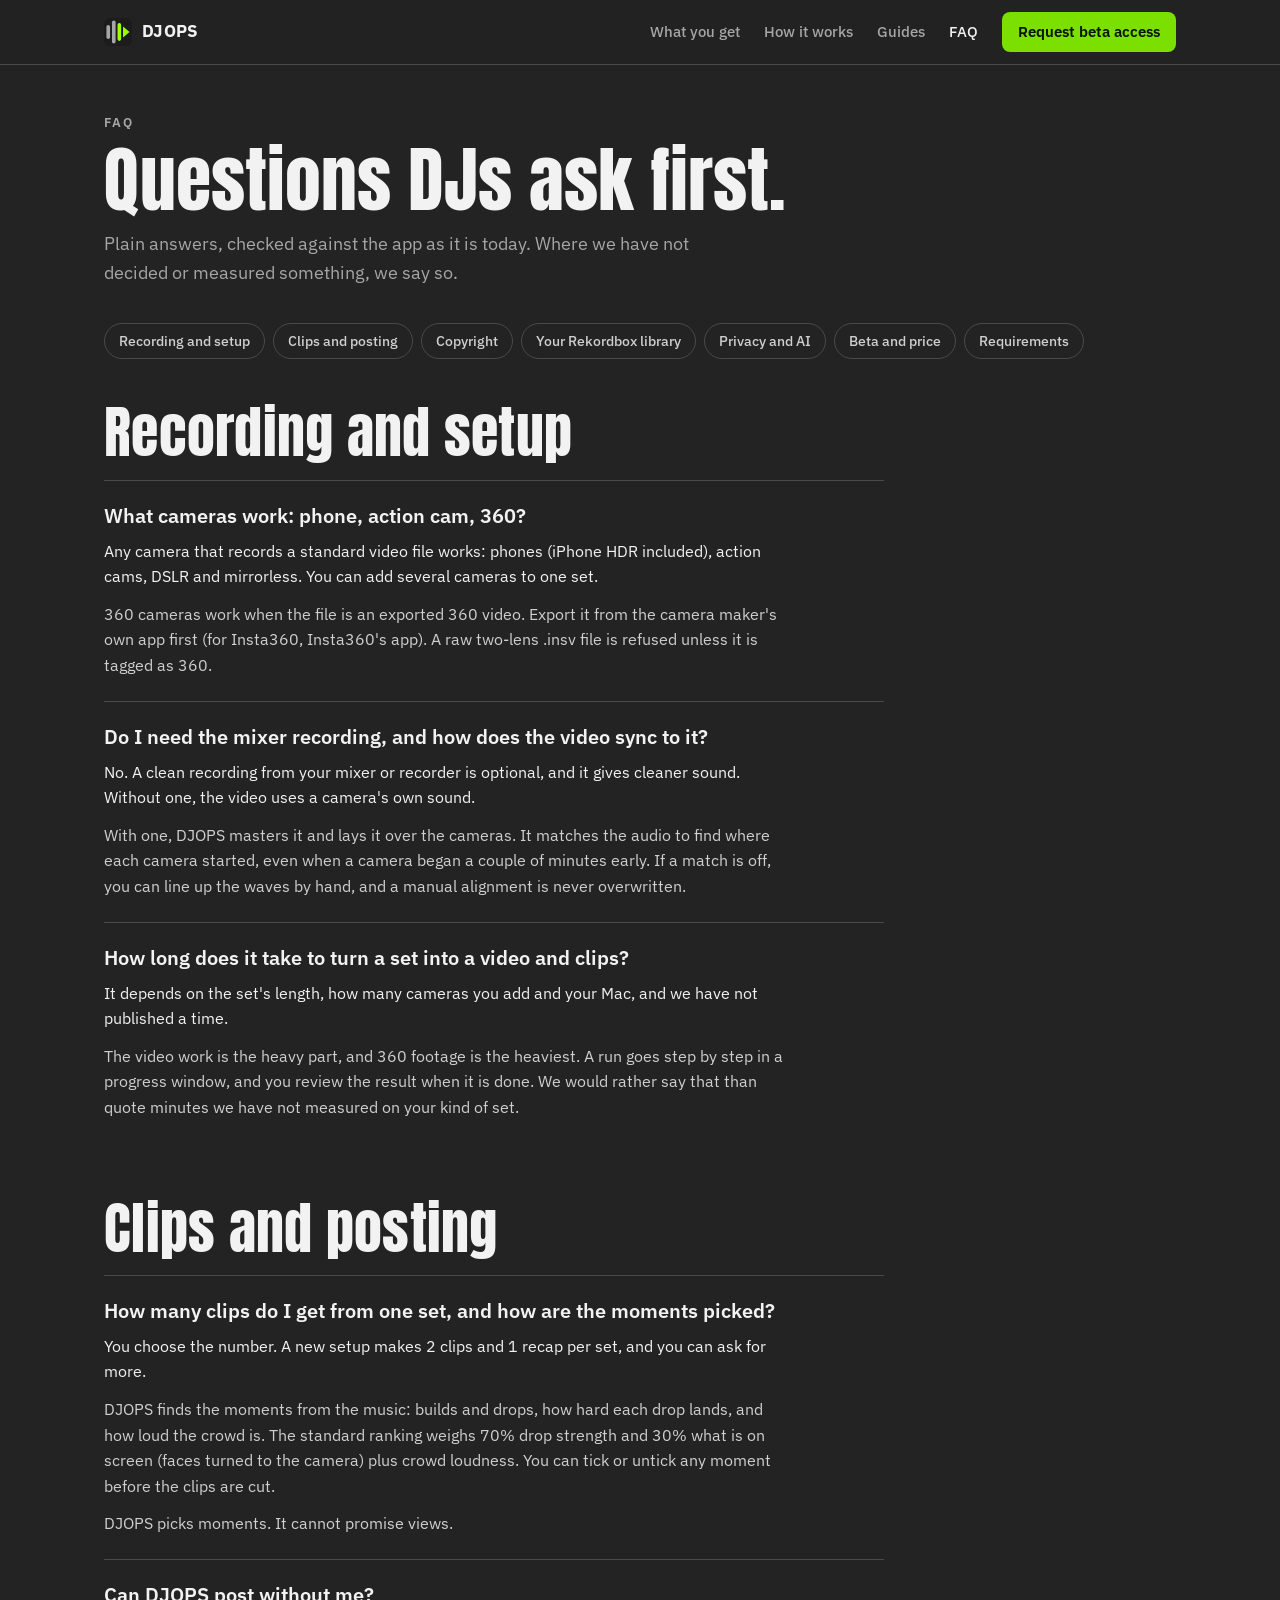
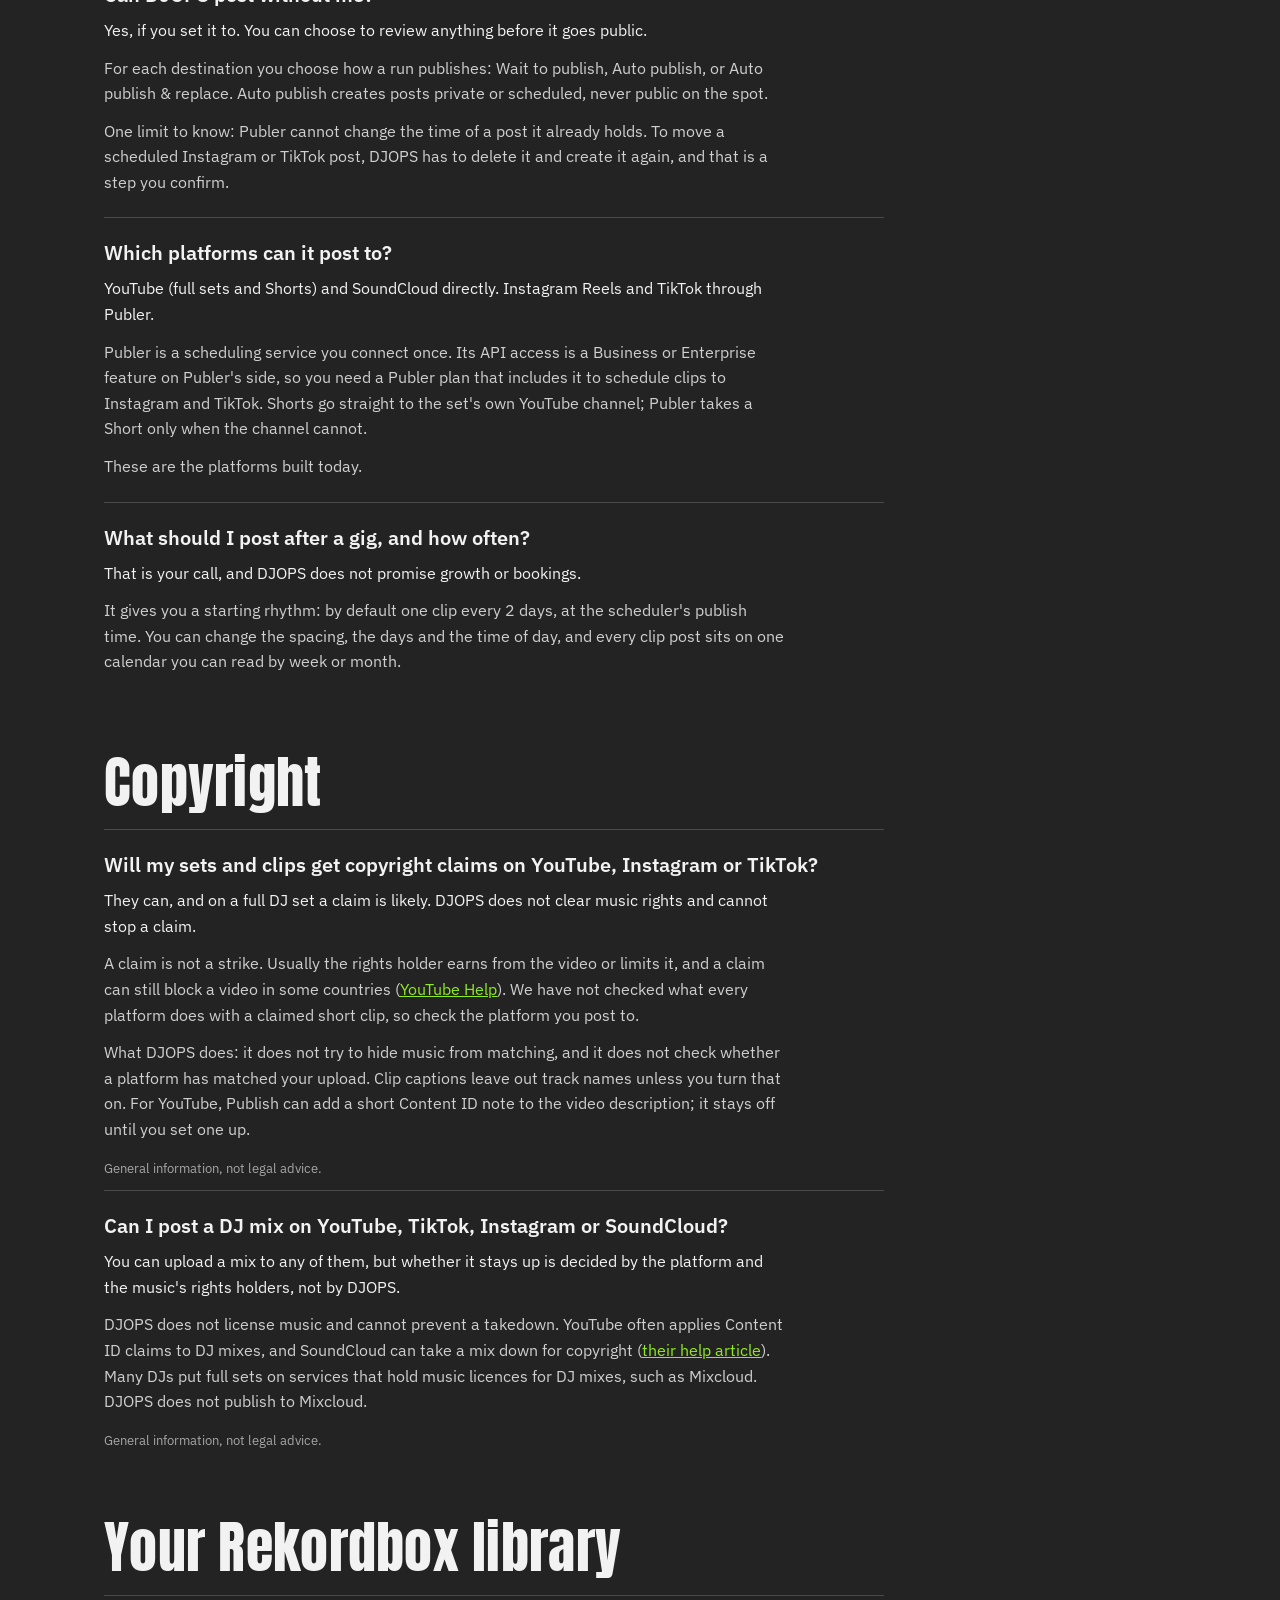
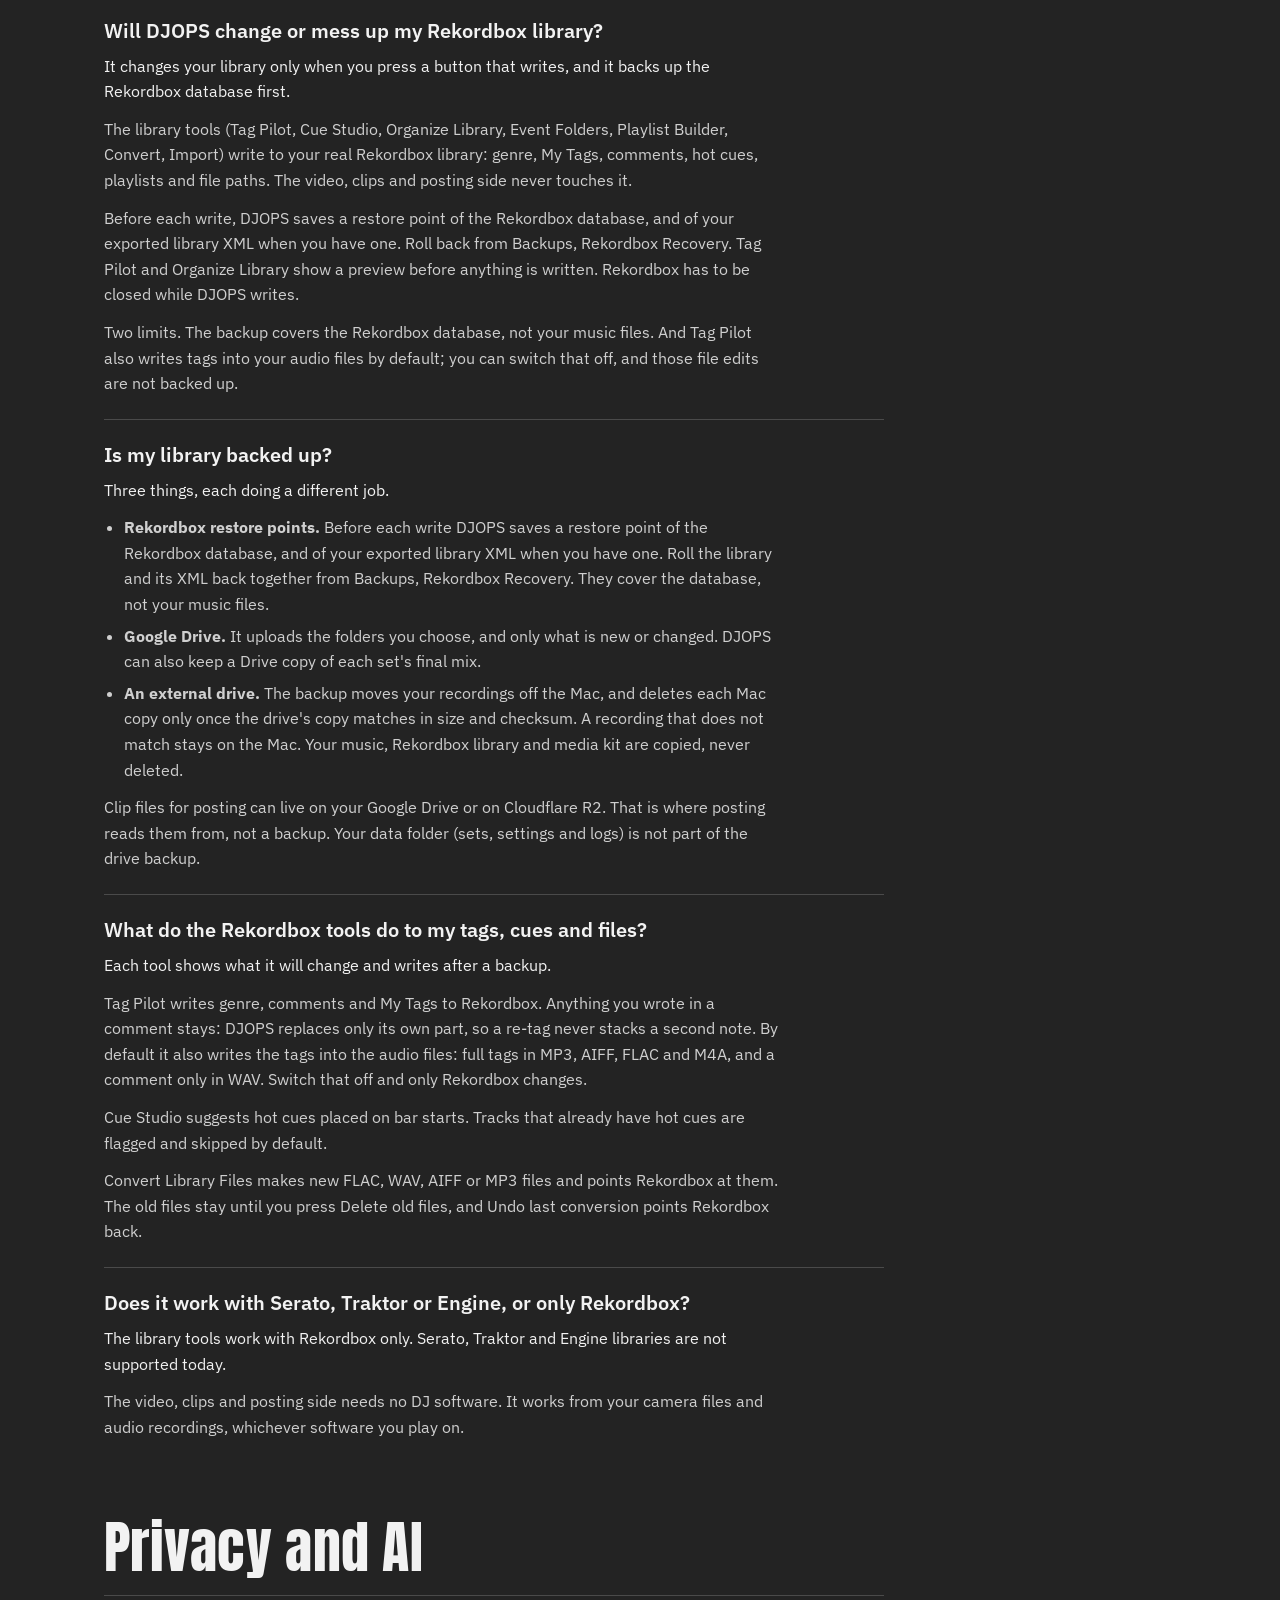
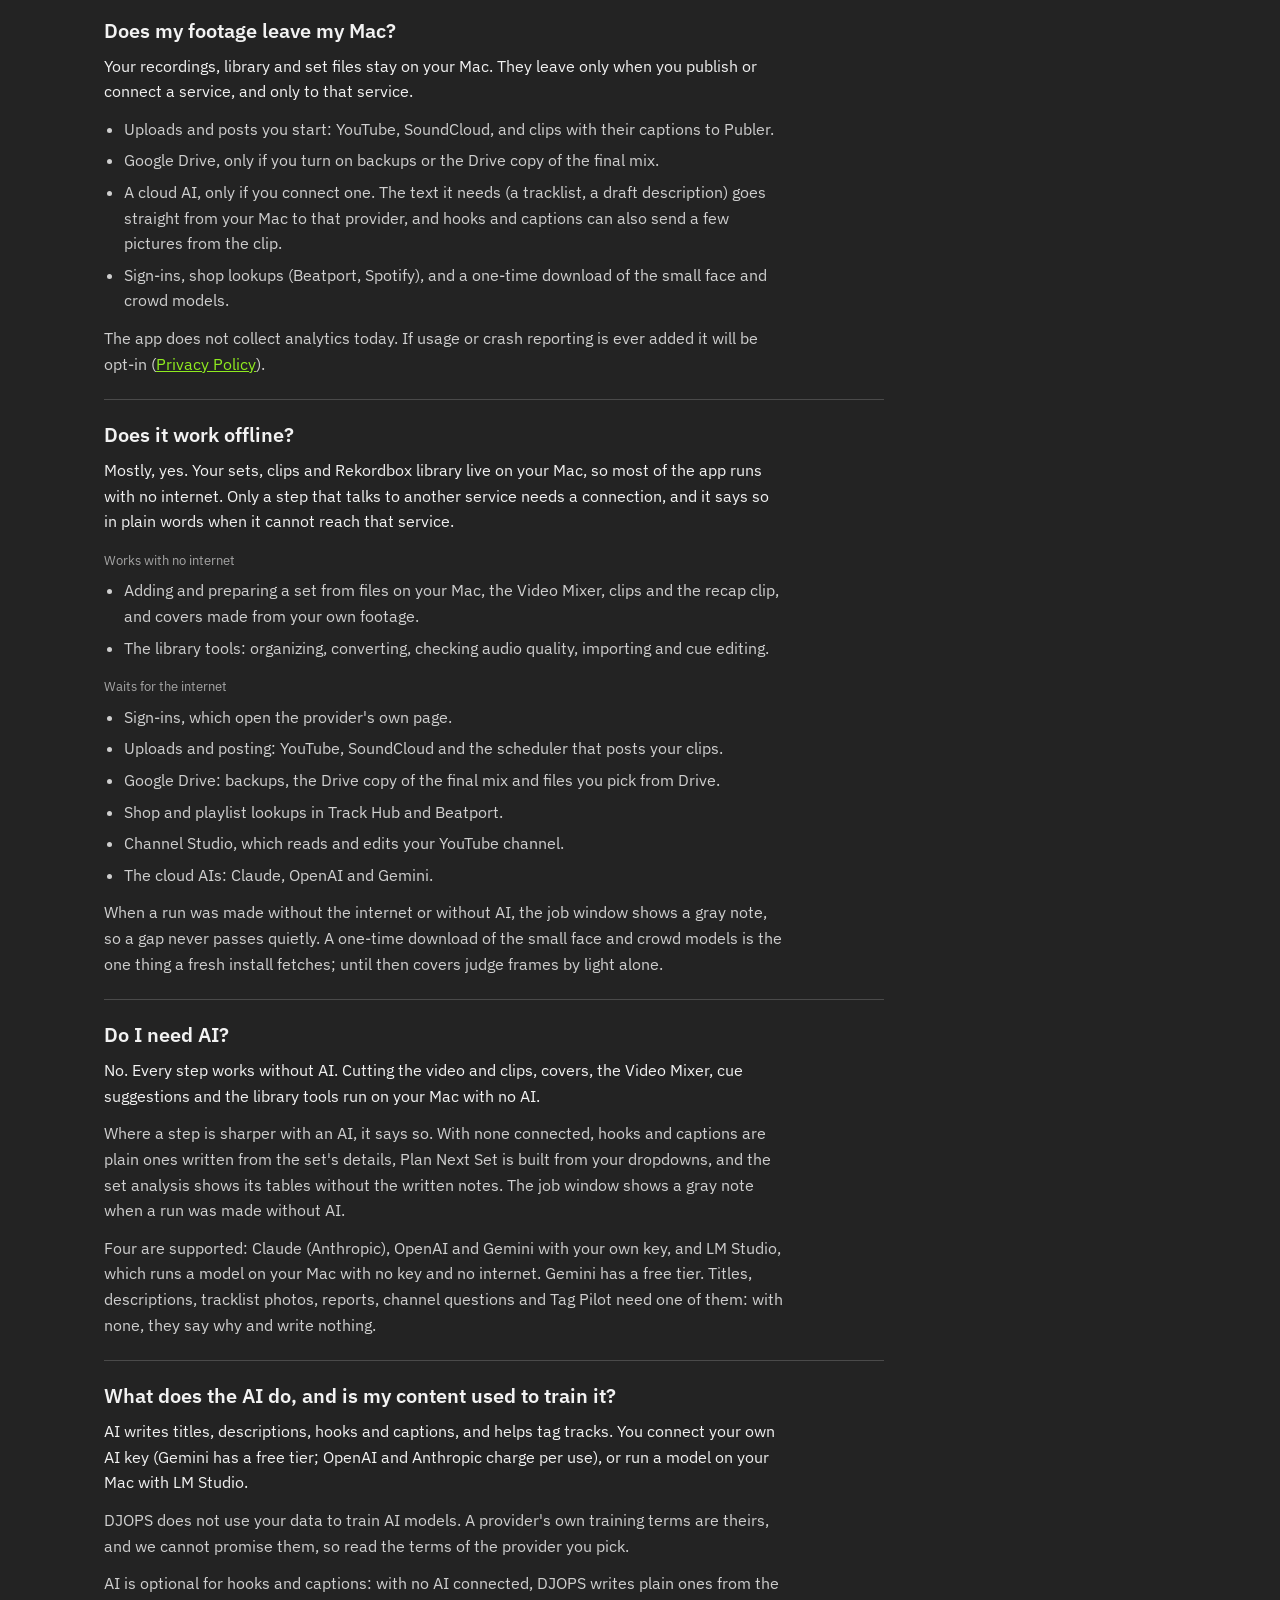
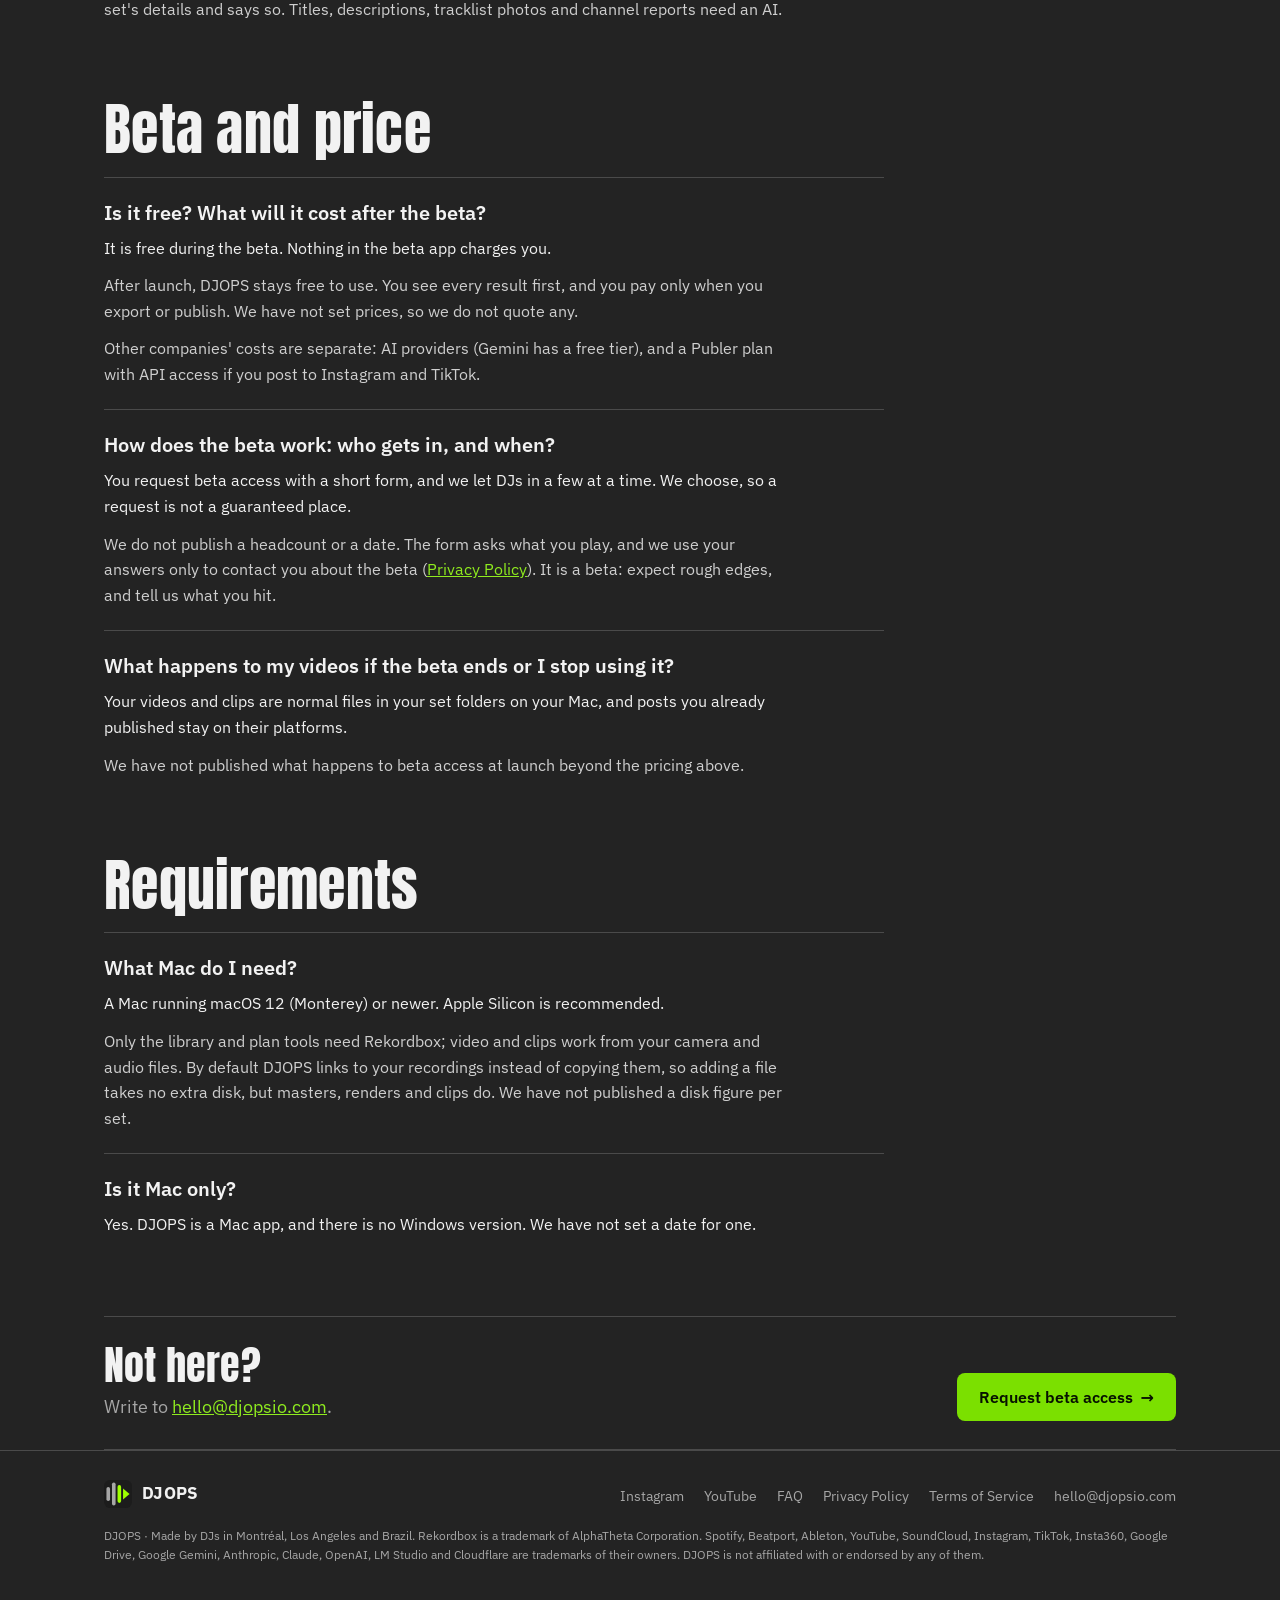
<file: faq.html>
<!doctype html>
<html lang="en">
<head>
<meta charset="utf-8">
<meta name="viewport" content="width=device-width,initial-scale=1,viewport-fit=cover">
<title>DJOPS FAQ: Rekordbox library, copyright claims, posting, privacy and the beta</title>
<meta name="description" content="Straight answers for DJs: will DJOPS change my Rekordbox library, will I get copyright claims, can it post without me, what leaves my Mac, and how the beta works.">
<link rel="canonical" href="https://djopsio.com/faq.html">
<meta property="og:type" content="website">
<meta property="og:site_name" content="DJOPS">
<meta property="og:url" content="https://djopsio.com/faq.html">
<meta property="og:title" content="DJOPS FAQ: the questions DJs ask first">
<meta property="og:description" content="Rekordbox library safety, copyright claims, posting choices, privacy and the beta, answered plainly.">
<meta property="og:image" content="https://djopsio.com/og.png">
<meta property="og:image:width" content="1200">
<meta property="og:image:height" content="630">
<meta name="twitter:card" content="summary_large_image">
<meta name="twitter:image" content="https://djopsio.com/og.png">
<meta name="theme-color" content="#232323">
<link rel="icon" href="assets/favicon.ico" sizes="32x32">
<link rel="icon" href="assets/favicon.svg" type="image/svg+xml">
<link rel="apple-touch-icon" href="assets/apple-touch-icon-180.png">
<link rel="preload" href="assets/fonts/anton-latin-400-normal.woff2" as="font" type="font/woff2" crossorigin>
<link rel="preload" href="assets/fonts/ibm-plex-sans-latin-400-normal.woff2" as="font" type="font/woff2" crossorigin>
<link rel="stylesheet" href="style.css?v=v3l">
</head>
<body>
<header class="nav">
  <div class="wrap">
    <a class="brand" href="./" aria-label="DJOPS home"><svg viewBox="0 0 1024 1024" aria-hidden="true"><rect width="1024" height="1024" rx="229.9" fill="#1C1C1C"/><rect x="89.5" y="252.3" width="131.7" height="519.4" rx="65.9" fill="#A6A6A6"/><rect x="292" y="89.5" width="131.7" height="845.1" rx="65.9" fill="#A6A6A6"/><rect x="494.6" y="187" width="131.7" height="650" rx="65.9" fill="#9EFF00"/><path d="M697.1 314.3 L934.4 512 L697.1 709.7 Z" fill="#9EFF00"/></svg>DJOPS</a>
    <nav aria-label="Main">
      <a class="lnk" href="./#receipt">What you get</a>
      <a class="lnk" href="./#week">How it works</a>
      <a class="lnk" href="guides.html">Guides</a>
      <a class="lnk" href="faq.html" aria-current="page">FAQ</a>
      <a class="btn btn-primary" href="https://tally.so/r/rj7RAX">Request beta access</a>
    </nav>
  </div>
</header>

<main>
<div class="wrap fq-page">
  <p class="eyebrow">FAQ</p>
  <h1 class="page-h">Questions DJs ask first.</h1>
  <p class="sub">Plain answers, checked against the app as it is today. Where we have not decided or measured something, we say so.</p>
  <nav class="fq-jump" aria-label="Question groups">
    <a href="#g-setup">Recording and setup</a>
    <a href="#g-posting">Clips and posting</a>
    <a href="#g-copyright">Copyright</a>
    <a href="#g-rekordbox">Your Rekordbox library</a>
    <a href="#g-privacy">Privacy and AI</a>
    <a href="#g-beta">Beta and price</a>
    <a href="#g-mac">Requirements</a>
  </nav>
  <div class="fq-group" id="g-setup">
    <h2>Recording and setup</h2>
    <article class="fq-q" id="cameras">
      <h3>What cameras work: phone, action cam, 360?</h3>
      <p>Any camera that records a standard video file works: phones (iPhone HDR included), action cams, DSLR and mirrorless. You can add several cameras to one set.</p>
      <p>360 cameras work when the file is an exported 360 video. Export it from the camera maker's own app first (for Insta360, Insta360's app). A raw two-lens .insv file is refused unless it is tagged as 360.</p>
    </article>
    <article class="fq-q" id="sync">
      <h3>Do I need the mixer recording, and how does the video sync to it?</h3>
      <p>No. A clean recording from your mixer or recorder is optional, and it gives cleaner sound. Without one, the video uses a camera's own sound.</p>
      <p>With one, DJOPS masters it and lays it over the cameras. It matches the audio to find where each camera started, even when a camera began a couple of minutes early. If a match is off, you can line up the waves by hand, and a manual alignment is never overwritten.</p>
    </article>
    <article class="fq-q" id="time">
      <h3>How long does it take to turn a set into a video and clips?</h3>
      <p>It depends on the set's length, how many cameras you add and your Mac, and we have not published a time.</p>
      <p>The video work is the heavy part, and 360 footage is the heaviest. A run goes step by step in a progress window, and you review the result when it is done. We would rather say that than quote minutes we have not measured on your kind of set.</p>
    </article>
  </div>
  <div class="fq-group" id="g-posting">
    <h2>Clips and posting</h2>
    <article class="fq-q" id="clips">
      <h3>How many clips do I get from one set, and how are the moments picked?</h3>
      <p>You choose the number. A new setup makes 2 clips and 1 recap per set, and you can ask for more.</p>
      <p>DJOPS finds the moments from the music: builds and drops, how hard each drop lands, and how loud the crowd is. The standard ranking weighs 70% drop strength and 30% what is on screen (faces turned to the camera) plus crowd loudness. You can tick or untick any moment before the clips are cut.</p>
      <p>DJOPS picks moments. It cannot promise views.</p>
    </article>
    <article class="fq-q" id="approval">
      <h3>Can DJOPS post without me?</h3>
      <p>Yes, if you set it to. You can choose to review anything before it goes public.</p>
      <p>For each destination you choose how a run publishes: Wait to publish, Auto publish, or Auto publish &amp; replace. Auto publish creates posts private or scheduled, never public on the spot.</p>
      <p>One limit to know: Publer cannot change the time of a post it already holds. To move a scheduled Instagram or TikTok post, DJOPS has to delete it and create it again, and that is a step you confirm.</p>
    </article>
    <article class="fq-q" id="platforms">
      <h3>Which platforms can it post to?</h3>
      <p>YouTube (full sets and Shorts) and SoundCloud directly. Instagram Reels and TikTok through Publer.</p>
      <p>Publer is a scheduling service you connect once. Its API access is a Business or Enterprise feature on Publer's side, so you need a Publer plan that includes it to schedule clips to Instagram and TikTok. Shorts go straight to the set's own YouTube channel; Publer takes a Short only when the channel cannot.</p>
      <p>These are the platforms built today.</p>
    </article>
    <article class="fq-q" id="cadence">
      <h3>What should I post after a gig, and how often?</h3>
      <p>That is your call, and DJOPS does not promise growth or bookings.</p>
      <p>It gives you a starting rhythm: by default one clip every 2 days, at the scheduler's publish time. You can change the spacing, the days and the time of day, and every clip post sits on one calendar you can read by week or month.</p>
    </article>
  </div>
  <div class="fq-group" id="g-copyright">
    <h2>Copyright</h2>
    <article class="fq-q" id="claims">
      <h3>Will my sets and clips get copyright claims on YouTube, Instagram or TikTok?</h3>
      <p>They can, and on a full DJ set a claim is likely. DJOPS does not clear music rights and cannot stop a claim.</p>
      <p>A claim is not a strike. Usually the rights holder earns from the video or limits it, and a claim can still block a video in some countries (<a href="https://support.google.com/youtube/answer/6013276">YouTube Help</a>). We have not checked what every platform does with a claimed short clip, so check the platform you post to.</p>
      <p>What DJOPS does: it does not try to hide music from matching, and it does not check whether a platform has matched your upload. Clip captions leave out track names unless you turn that on. For YouTube, Publish can add a short Content ID note to the video description; it stays off until you set one up.</p>
      <span class="fq-note">General information, not legal advice.</span>
    </article>
    <article class="fq-q" id="mix">
      <h3>Can I post a DJ mix on YouTube, TikTok, Instagram or SoundCloud?</h3>
      <p>You can upload a mix to any of them, but whether it stays up is decided by the platform and the music's rights holders, not by DJOPS.</p>
      <p>DJOPS does not license music and cannot prevent a takedown. YouTube often applies Content ID claims to DJ mixes, and SoundCloud can take a mix down for copyright (<a href="https://help.soundcloud.com/hc/en-us/articles/115003447327-Your-DJ-mix-was-taken-down-for-copyright-infringement">their help article</a>). Many DJs put full sets on services that hold music licences for DJ mixes, such as Mixcloud. DJOPS does not publish to Mixcloud.</p>
      <span class="fq-note">General information, not legal advice.</span>
    </article>
  </div>
  <div class="fq-group" id="g-rekordbox">
    <h2>Your Rekordbox library</h2>
    <article class="fq-q" id="library">
      <h3>Will DJOPS change or mess up my Rekordbox library?</h3>
      <p>It changes your library only when you press a button that writes, and it backs up the Rekordbox database first.</p>
      <p>The library tools (Tag Pilot, Cue Studio, Organize Library, Event Folders, Playlist Builder, Convert, Import) write to your real Rekordbox library: genre, My Tags, comments, hot cues, playlists and file paths. The video, clips and posting side never touches it.</p>
      <p>Before each write, DJOPS saves a restore point of the Rekordbox database, and of your exported library XML when you have one. Roll back from Backups, Rekordbox Recovery. Tag Pilot and Organize Library show a preview before anything is written. Rekordbox has to be closed while DJOPS writes.</p>
      <p>Two limits. The backup covers the Rekordbox database, not your music files. And Tag Pilot also writes tags into your audio files by default; you can switch that off, and those file edits are not backed up.</p>
    </article>
    <article class="fq-q" id="backup">
      <h3>Is my library backed up?</h3>
      <p>Three things, each doing a different job.</p>
      <ul><li><b>Rekordbox restore points.</b> Before each write DJOPS saves a restore point of the Rekordbox database, and of your exported library XML when you have one. Roll the library and its XML back together from Backups, Rekordbox Recovery. They cover the database, not your music files.</li><li><b>Google Drive.</b> It uploads the folders you choose, and only what is new or changed. DJOPS can also keep a Drive copy of each set's final mix.</li><li><b>An external drive.</b> The backup moves your recordings off the Mac, and deletes each Mac copy only once the drive's copy matches in size and checksum. A recording that does not match stays on the Mac. Your music, Rekordbox library and media kit are copied, never deleted.</li></ul>
      <p>Clip files for posting can live on your Google Drive or on Cloudflare R2. That is where posting reads them from, not a backup. Your data folder (sets, settings and logs) is not part of the drive backup.</p>
    </article>
    <article class="fq-q" id="rbtools">
      <h3>What do the Rekordbox tools do to my tags, cues and files?</h3>
      <p>Each tool shows what it will change and writes after a backup.</p>
      <p>Tag Pilot writes genre, comments and My Tags to Rekordbox. Anything you wrote in a comment stays: DJOPS replaces only its own part, so a re-tag never stacks a second note. By default it also writes the tags into the audio files: full tags in MP3, AIFF, FLAC and M4A, and a comment only in WAV. Switch that off and only Rekordbox changes.</p>
      <p>Cue Studio suggests hot cues placed on bar starts. Tracks that already have hot cues are flagged and skipped by default.</p>
      <p>Convert Library Files makes new FLAC, WAV, AIFF or MP3 files and points Rekordbox at them. The old files stay until you press Delete old files, and Undo last conversion points Rekordbox back.</p>
    </article>
    <article class="fq-q" id="otherdj">
      <h3>Does it work with Serato, Traktor or Engine, or only Rekordbox?</h3>
      <p>The library tools work with Rekordbox only. Serato, Traktor and Engine libraries are not supported today.</p>
      <p>The video, clips and posting side needs no DJ software. It works from your camera files and audio recordings, whichever software you play on.</p>
    </article>
  </div>
  <div class="fq-group" id="g-privacy">
    <h2>Privacy and AI</h2>
    <article class="fq-q" id="offline">
      <h3>Does my footage leave my Mac?</h3>
      <p>Your recordings, library and set files stay on your Mac. They leave only when you publish or connect a service, and only to that service.</p>
      <ul><li>Uploads and posts you start: YouTube, SoundCloud, and clips with their captions to Publer.</li><li>Google Drive, only if you turn on backups or the Drive copy of the final mix.</li><li>A cloud AI, only if you connect one. The text it needs (a tracklist, a draft description) goes straight from your Mac to that provider, and hooks and captions can also send a few pictures from the clip.</li><li>Sign-ins, shop lookups (Beatport, Spotify), and a one-time download of the small face and crowd models.</li></ul>
      <p>The app does not collect analytics today. If usage or crash reporting is ever added it will be opt-in (<a href="privacy.html">Privacy Policy</a>).</p>
    </article>
    <article class="fq-q" id="works-offline">
      <h3>Does it work offline?</h3>
      <p>Mostly, yes. Your sets, clips and Rekordbox library live on your Mac, so most of the app runs with no internet. Only a step that talks to another service needs a connection, and it says so in plain words when it cannot reach that service.</p>
      <span class="fq-note">Works with no internet</span><ul><li>Adding and preparing a set from files on your Mac, the Video Mixer, clips and the recap clip, and covers made from your own footage.</li><li>The library tools: organizing, converting, checking audio quality, importing and cue editing.</li></ul>
      <span class="fq-note">Waits for the internet</span><ul><li>Sign-ins, which open the provider's own page.</li><li>Uploads and posting: YouTube, SoundCloud and the scheduler that posts your clips.</li><li>Google Drive: backups, the Drive copy of the final mix and files you pick from Drive.</li><li>Shop and playlist lookups in Track Hub and Beatport.</li><li>Channel Studio, which reads and edits your YouTube channel.</li><li>The cloud AIs: Claude, OpenAI and Gemini.</li></ul>
      <p>When a run was made without the internet or without AI, the job window shows a gray note, so a gap never passes quietly. A one-time download of the small face and crowd models is the one thing a fresh install fetches; until then covers judge frames by light alone.</p>
    </article>
    <article class="fq-q" id="need-ai">
      <h3>Do I need AI?</h3>
      <p>No. Every step works without AI. Cutting the video and clips, covers, the Video Mixer, cue suggestions and the library tools run on your Mac with no AI.</p>
      <p>Where a step is sharper with an AI, it says so. With none connected, hooks and captions are plain ones written from the set's details, Plan Next Set is built from your dropdowns, and the set analysis shows its tables without the written notes. The job window shows a gray note when a run was made without AI.</p>
      <p>Four are supported: Claude (Anthropic), OpenAI and Gemini with your own key, and LM Studio, which runs a model on your Mac with no key and no internet. Gemini has a free tier. Titles, descriptions, tracklist photos, reports, channel questions and Tag Pilot need one of them: with none, they say why and write nothing.</p>
    </article>
    <article class="fq-q" id="ai">
      <h3>What does the AI do, and is my content used to train it?</h3>
      <p>AI writes titles, descriptions, hooks and captions, and helps tag tracks. You connect your own AI key (Gemini has a free tier; OpenAI and Anthropic charge per use), or run a model on your Mac with LM Studio.</p>
      <p>DJOPS does not use your data to train AI models. A provider's own training terms are theirs, and we cannot promise them, so read the terms of the provider you pick.</p>
      <p>AI is optional for hooks and captions: with no AI connected, DJOPS writes plain ones from the set's details and says so. Titles, descriptions, tracklist photos and channel reports need an AI.</p>
    </article>
  </div>
  <div class="fq-group" id="g-beta">
    <h2>Beta and price</h2>
    <article class="fq-q" id="price">
      <h3>Is it free? What will it cost after the beta?</h3>
      <p>It is free during the beta. Nothing in the beta app charges you.</p>
      <p>After launch, DJOPS stays free to use. You see every result first, and you pay only when you export or publish. We have not set prices, so we do not quote any.</p>
      <p>Other companies' costs are separate: AI providers (Gemini has a free tier), and a Publer plan with API access if you post to Instagram and TikTok.</p>
    </article>
    <article class="fq-q" id="howbeta">
      <h3>How does the beta work: who gets in, and when?</h3>
      <p>You request beta access with a short form, and we let DJs in a few at a time. We choose, so a request is not a guaranteed place.</p>
      <p>We do not publish a headcount or a date. The form asks what you play, and we use your answers only to contact you about the beta (<a href="privacy.html">Privacy Policy</a>). It is a beta: expect rough edges, and tell us what you hit.</p>
    </article>
    <article class="fq-q" id="ends">
      <h3>What happens to my videos if the beta ends or I stop using it?</h3>
      <p>Your videos and clips are normal files in your set folders on your Mac, and posts you already published stay on their platforms.</p>
      <p>We have not published what happens to beta access at launch beyond the pricing above.</p>
    </article>
  </div>
  <div class="fq-group" id="g-mac">
    <h2>Requirements</h2>
    <article class="fq-q" id="needs">
      <h3>What Mac do I need?</h3>
      <p>A Mac running macOS 12 (Monterey) or newer. Apple Silicon is recommended.</p>
      <p>Only the library and plan tools need Rekordbox; video and clips work from your camera and audio files. By default DJOPS links to your recordings instead of copying them, so adding a file takes no extra disk, but masters, renders and clips do. We have not published a disk figure per set.</p>
    </article>
    <article class="fq-q" id="maconly">
      <h3>Is it Mac only?</h3>
      <p>Yes. DJOPS is a Mac app, and there is no Windows version. We have not set a date for one.</p>
    </article>
  </div>
  <div class="grow-row">
    <div><h2 style="margin:0 0 6px;font-size:clamp(30px,4vw,40px)">Not here?</h2><p class="sub">Write to <a href="mailto:hello@djopsio.com">hello@djopsio.com</a>.</p></div>
    <a class="btn btn-primary" href="https://tally.so/r/rj7RAX">Request beta access <span class="arr" aria-hidden="true">→</span></a>
  </div>
</div>
</main>

<footer>
  <div class="wrap">
    <div class="row">
      <a class="brand" href="./" aria-label="DJOPS home"><svg viewBox="0 0 1024 1024" aria-hidden="true"><rect width="1024" height="1024" rx="229.9" fill="#1C1C1C"/><rect x="89.5" y="252.3" width="131.7" height="519.4" rx="65.9" fill="#A6A6A6"/><rect x="292" y="89.5" width="131.7" height="845.1" rx="65.9" fill="#A6A6A6"/><rect x="494.6" y="187" width="131.7" height="650" rx="65.9" fill="#9EFF00"/><path d="M697.1 314.3 L934.4 512 L697.1 709.7 Z" fill="#9EFF00"/></svg>DJOPS</a>
      <div class="links">
        <a href="https://www.instagram.com/djops.io/">Instagram</a>
        <a href="https://www.youtube.com/@DJopsIO">YouTube</a>
        <a href="faq.html">FAQ</a>
        <a href="privacy.html">Privacy Policy</a>
        <a href="terms.html">Terms of Service</a>
        <a href="mailto:hello@djopsio.com">hello@djopsio.com</a>
      </div>
    </div>
    <p class="fine">DJOPS · Made by DJs in Montréal, Los Angeles and Brazil. Rekordbox is a trademark of AlphaTheta Corporation. Spotify, Beatport, Ableton, YouTube, SoundCloud, Instagram, TikTok, Insta360, Google Drive, Google Gemini, Anthropic, Claude, OpenAI, LM Studio and Cloudflare are trademarks of their owners. DJOPS is not affiliated with or endorsed by any of them.</p>
  </div>
</footer>
<script src="assets/demos.js" defer></script>
<script src="assets/beta.js" defer></script>
</body>
</html>
</file>
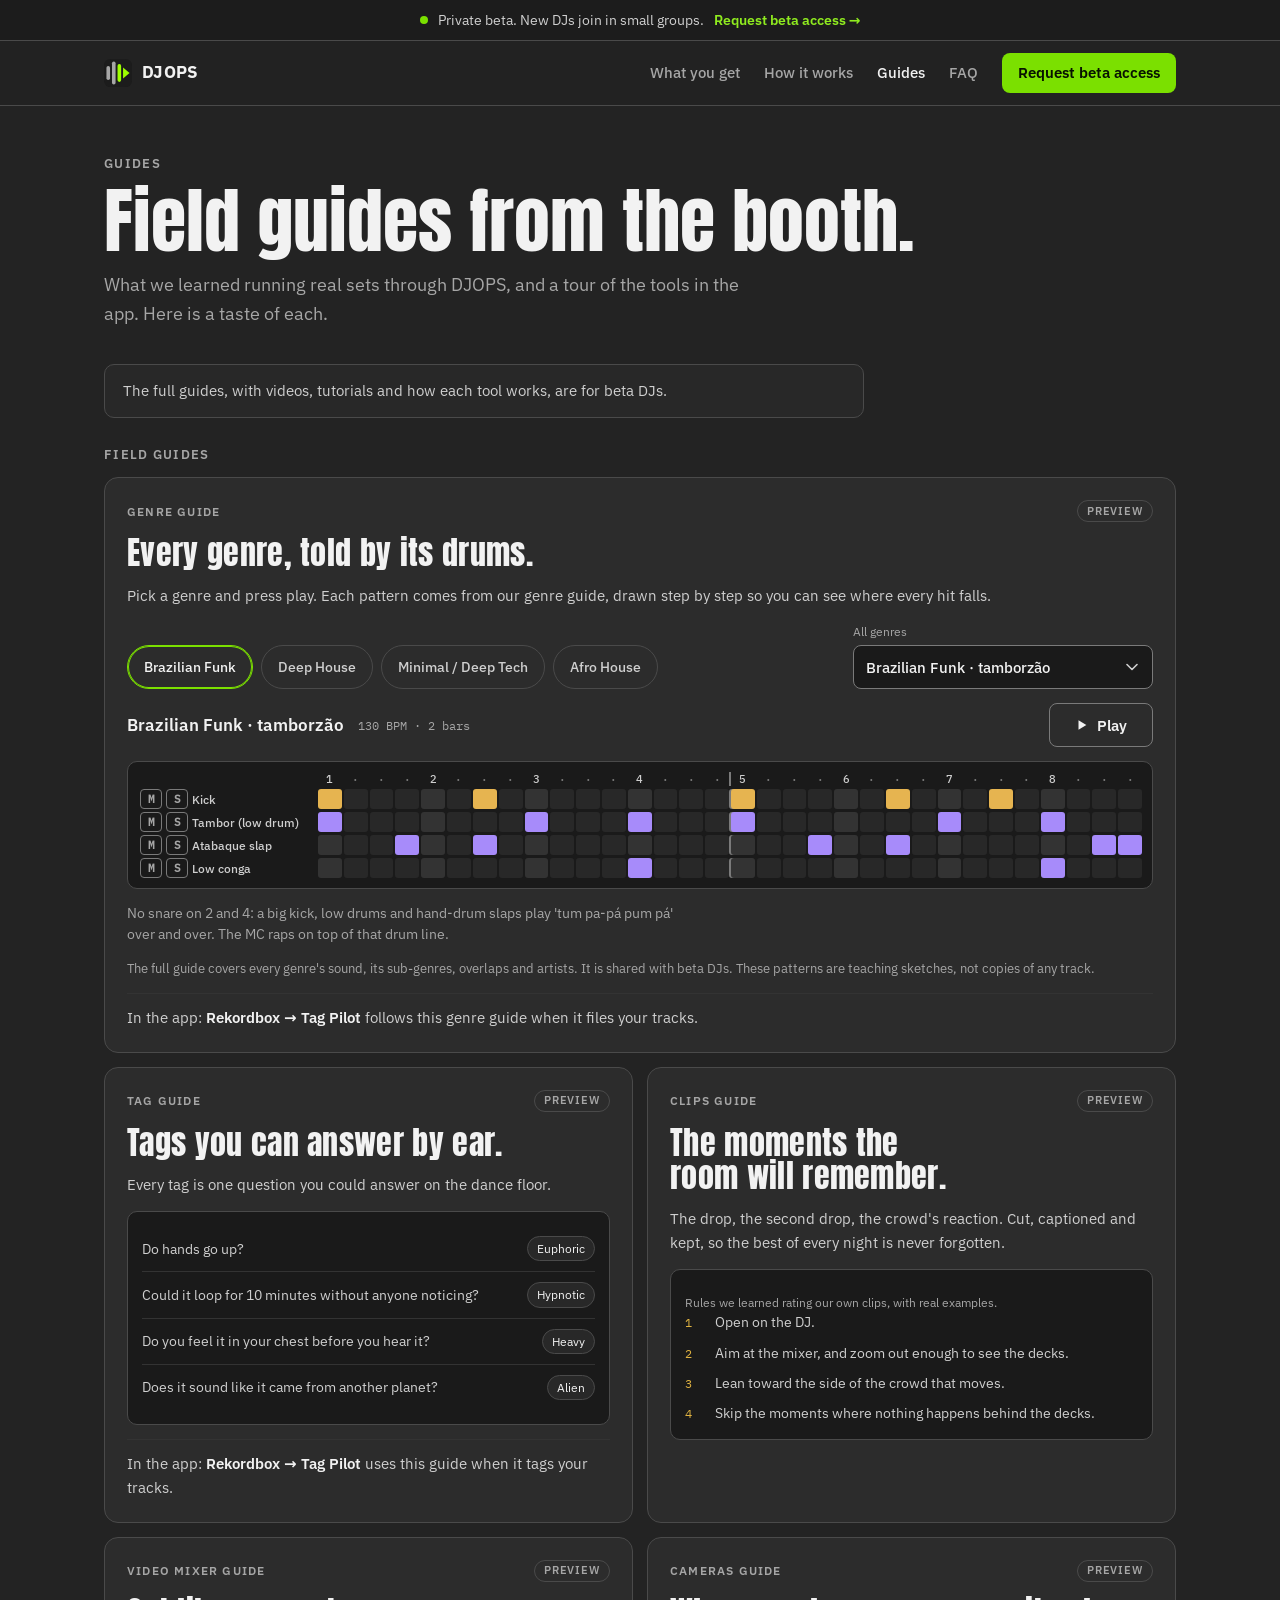
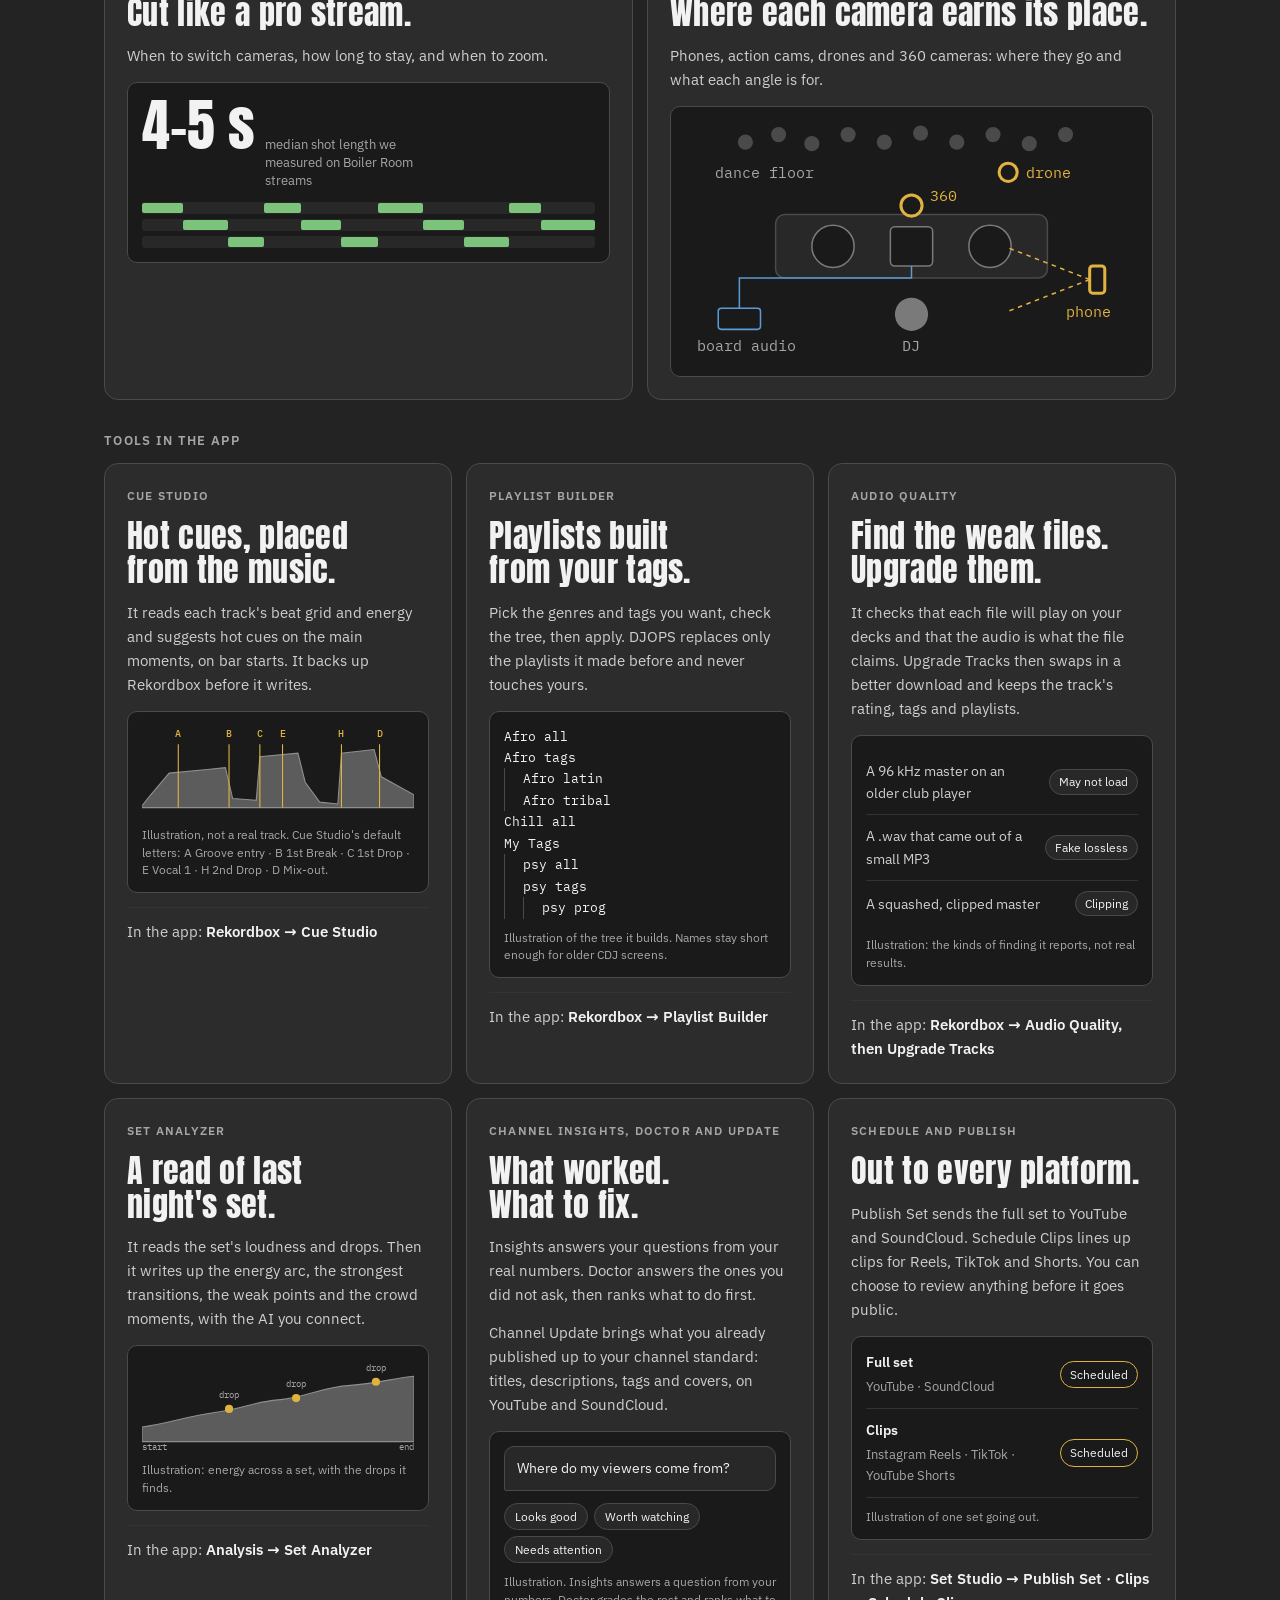
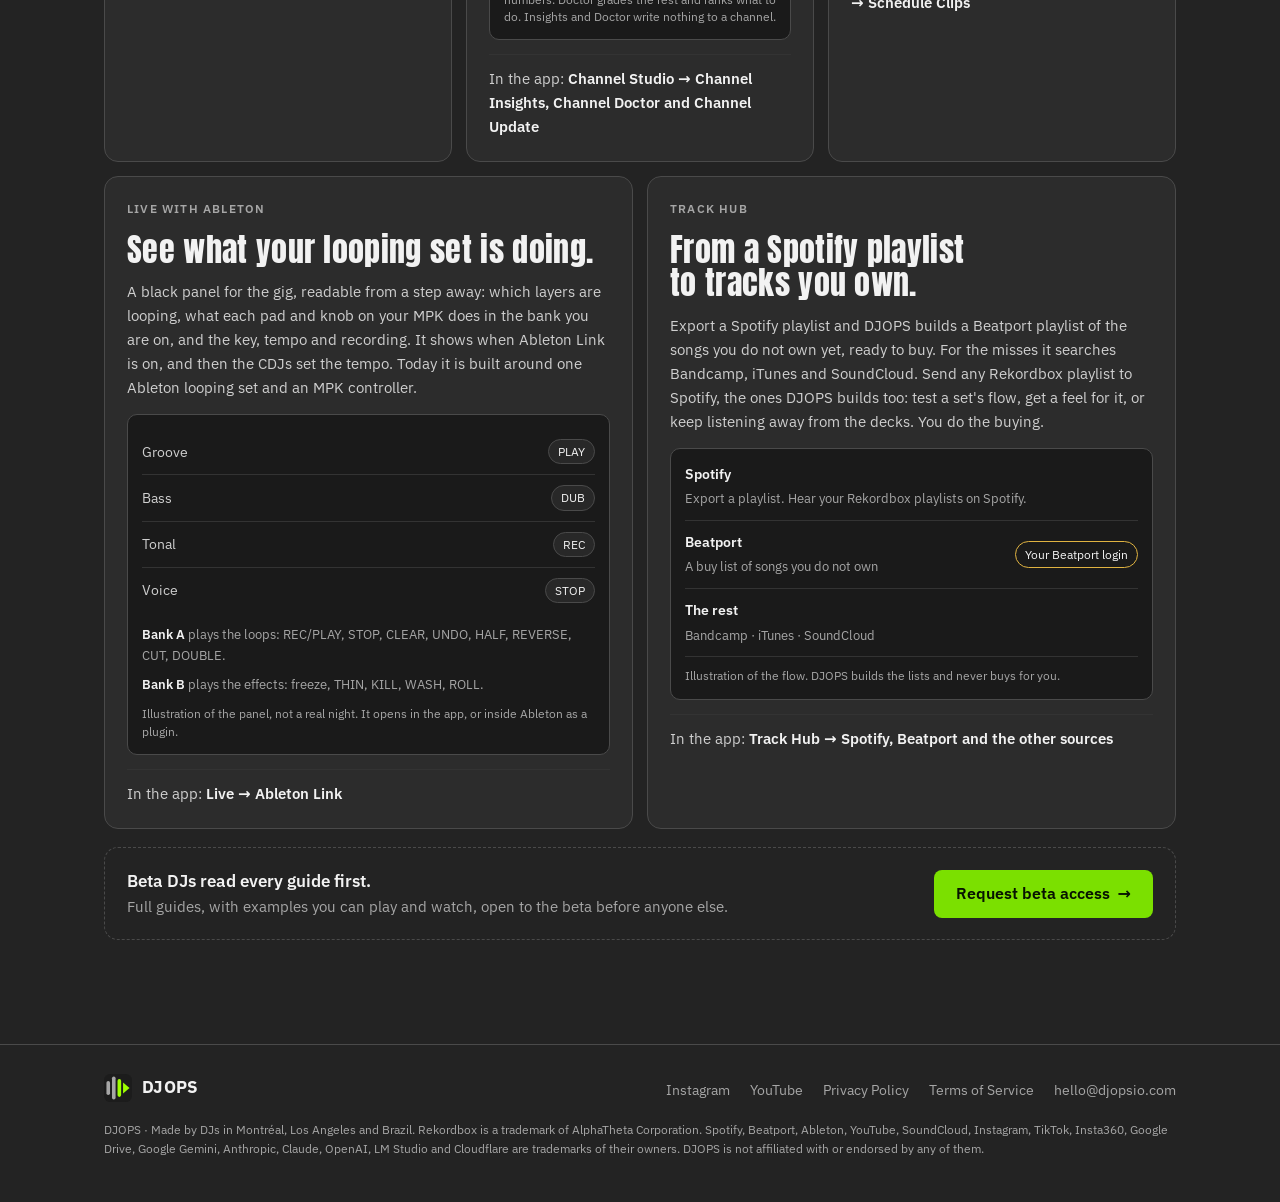
<file: guides.html>
<!doctype html>
<html lang="en">
<head>
<meta charset="utf-8">
<meta name="viewport" content="width=device-width,initial-scale=1,viewport-fit=cover">
<title>DJOPS Guides: genres, tags, clips, video mixing and cameras for DJs</title>
<meta name="description" content="Field guides for DJs: every genre told by its drums, tags you answer by ear, the moments the room will remember, cutting a set like a pro stream, where to put your cameras, and a tour of the DJOPS tools, from Cue Studio to Ableton and Track Hub.">
<link rel="canonical" href="https://djopsio.com/guides.html">
<meta property="og:type" content="website">
<meta property="og:site_name" content="DJOPS">
<meta property="og:title" content="Field guides from the booth">
<meta property="og:image" content="https://djopsio.com/og.png">
<meta name="theme-color" content="#232323">
<link rel="icon" href="assets/favicon.ico" sizes="32x32">
<link rel="icon" href="assets/favicon.svg" type="image/svg+xml">
<link rel="apple-touch-icon" href="assets/apple-touch-icon-180.png">
<link rel="preload" href="assets/fonts/anton-latin-400-normal.woff2" as="font" type="font/woff2" crossorigin>
<link rel="stylesheet" href="style.css?v=v3l">
</head>
<body>
<div class="ann" role="note">
  <div class="wrap"><span class="pulse" aria-hidden="true"></span><span>Private beta. New DJs join in small groups.</span><a href="https://tally.so/r/rj7RAX">Request beta access <span aria-hidden="true">→</span></a></div>
</div>
<header class="nav">
  <div class="wrap">
    <a class="brand" href="./" aria-label="DJOPS home"><svg viewBox="0 0 1024 1024" aria-hidden="true"><rect width="1024" height="1024" rx="229.9" fill="#1C1C1C"/><rect x="89.5" y="252.3" width="131.7" height="519.4" rx="65.9" fill="#A6A6A6"/><rect x="292" y="89.5" width="131.7" height="845.1" rx="65.9" fill="#A6A6A6"/><rect x="494.6" y="187" width="131.7" height="650" rx="65.9" fill="#9EFF00"/><path d="M697.1 314.3 L934.4 512 L697.1 709.7 Z" fill="#9EFF00"/></svg>DJOPS</a>
    <nav aria-label="Main">
      <a class="lnk" href="./#receipt">What you get</a>
      <a class="lnk" href="./#week">How it works</a>
      <a class="lnk" href="guides.html" aria-current="page">Guides</a>
      <a class="lnk" href="./#faq">FAQ</a>
      <a class="btn btn-primary" href="https://tally.so/r/rj7RAX">Request beta access</a>
    </nav>
  </div>
</header>

<main>
<section id="guides" class="guides-page" aria-labelledby="guides-h">
  <div class="wrap">
    <p class="eyebrow">Guides</p>
    <h1 id="guides-h" class="page-h">Field guides from the booth.</h1>
    <p class="sub">What we learned running real sets through DJOPS, and a tour of the tools in the app. Here is a taste of each.</p>
    <p class="guides-note">The full guides, with videos, tutorials and how each tool works, are for beta DJs.</p>
    <div class="guides">
      <h2 class="gsec">Field guides</h2>

      <article id="genre" class="guide g-genre" aria-labelledby="g1">
        <div class="gh"><span class="kind">Genre guide</span><span class="prev">Preview</span></div>
        <h3 id="g1">Every genre, told by its drums.</h3>
        <p>Pick a genre and press play. Each pattern comes from our genre guide, drawn step by step so you can see where every hit falls.</p>
        <div data-genre-player data-note="The full guide covers every genre's sound, its sub-genres, overlaps and artists. It is shared with beta DJs. These patterns are teaching sketches, not copies of any track."><p class="gp-fallback" data-gp-fallback>The drum player needs JavaScript.</p></div>
        <p class="inapp">In the app: <b>Rekordbox → Tag Pilot</b> follows this genre guide when it files your tracks.</p>
      </article>

      <article class="guide g-half g-tags" aria-labelledby="g2">
        <div class="gh"><span class="kind">Tag guide</span><span class="prev">Preview</span></div>
        <h3 id="g2">Tags you can answer by ear.</h3>
        <p>Every tag is one question you could answer on the dance floor.</p>
        <div class="teaser">
          <ul class="qs">
            <li>Do hands go up?<span class="tg">Euphoric</span></li>
            <li>Could it loop for 10 minutes without anyone noticing?<span class="tg">Hypnotic</span></li>
            <li>Do you feel it in your chest before you hear it?<span class="tg">Heavy</span></li>
            <li>Does it sound like it came from another planet?<span class="tg">Alien</span></li>
          </ul>
        </div>
        <p class="inapp">In the app: <b>Rekordbox → Tag Pilot</b> uses this guide when it tags your tracks.</p>
      </article>

      <article class="guide g-half g-clips" aria-labelledby="g3">
        <div class="gh"><span class="kind">Clips guide</span><span class="prev">Preview</span></div>
        <h3 id="g3">The moments the room will remember.</h3>
        <p>The drop, the second drop, the crowd's reaction. Cut, captioned and kept, so the best of every night is never forgotten.</p>
        <div class="teaser">
          <p class="cap">Rules we learned rating our own clips, with real examples.</p>
          <ol class="rules">
            <li>Open on the DJ.</li>
            <li>Aim at the mixer, and zoom out enough to see the decks.</li>
            <li>Lean toward the side of the crowd that moves.</li>
            <li>Skip the moments where nothing happens behind the decks.</li>
          </ol>
        </div>
      </article>

      <article class="guide g-half g-mixer" aria-labelledby="g4">
        <div class="gh"><span class="kind">Video mixer guide</span><span class="prev">Preview</span></div>
        <h3 id="g4">Cut like a pro stream.</h3>
        <p>When to switch cameras, how long to stay, and when to zoom.</p>
        <div class="teaser">
          <div class="fact-big"><b class="mono">4–5 s</b><span>median shot length we measured on Boiler Room streams</span></div>
          <div class="mini-lanes" aria-hidden="true">
            <div><i style="left:0;width:9%"></i><i style="left:27%;width:8%"></i><i style="left:52%;width:10%"></i><i style="left:81%;width:7%"></i></div>
            <div><i style="left:9%;width:10%"></i><i style="left:35%;width:9%"></i><i style="left:62%;width:9%"></i><i style="left:88%;width:12%"></i></div>
            <div><i style="left:19%;width:8%"></i><i style="left:44%;width:8%"></i><i style="left:71%;width:10%"></i></div>
          </div>
        </div>
      </article>

      <article class="guide g-half g-cams" aria-labelledby="g5">
        <div class="gh"><span class="kind">Cameras guide</span><span class="prev">Preview</span></div>
        <h3 id="g5">Where each camera earns its place.</h3>
        <p>Phones, action cams, drones and 360 cameras: where they go and what each angle is for.</p>
        <div class="teaser">
          <svg class="booth" viewBox="0 0 300 160" role="img" aria-label="Top-down sketch of a DJ booth with a 360 camera, a drone, a phone and board audio">
            <g fill="#4A4A4A"><circle cx="40" cy="14" r="5"/><circle cx="62" cy="9" r="5"/><circle cx="84" cy="15" r="5"/><circle cx="108" cy="9" r="5"/><circle cx="132" cy="14" r="5"/><circle cx="156" cy="8" r="5"/><circle cx="180" cy="14" r="5"/><circle cx="204" cy="9" r="5"/><circle cx="228" cy="15" r="5"/><circle cx="252" cy="9" r="5"/></g>
            <text class="t" x="20" y="38">dance floor</text>
            <circle cx="214" cy="34" r="6" fill="#1A1A1A" stroke="#E0B341" stroke-width="2"/><text class="tl" x="226" y="38">drone</text>
            <rect x="60" y="62" width="180" height="42" rx="6" fill="#282828" stroke="#4A4A4A"/>
            <circle cx="98" cy="83" r="14" fill="#1A1A1A" stroke="#7A7A7A"/><circle cx="202" cy="83" r="14" fill="#1A1A1A" stroke="#7A7A7A"/>
            <rect x="136" y="70" width="28" height="26" rx="3" fill="#1A1A1A" stroke="#7A7A7A"/>
            <circle cx="150" cy="128" r="11" fill="#7A7A7A"/><text class="t" x="150" y="152" text-anchor="middle">DJ</text>
            <circle cx="150" cy="56" r="7" fill="#1A1A1A" stroke="#E0B341" stroke-width="2"/><text class="tl" x="162" y="53">360</text>
            <rect x="268" y="96" width="10" height="18" rx="2" fill="#1A1A1A" stroke="#E0B341" stroke-width="2"/>
            <path d="M268 105 L214 84 M268 105 L214 126" stroke="#E0B341" stroke-dasharray="3 3" fill="none"/><text class="tl" x="252" y="130">phone</text>
            <path d="M150 96 L150 104 L36 104 L36 124" stroke="#5B9BD5" fill="none"/><rect x="22" y="124" width="28" height="14" rx="2" fill="#1A1A1A" stroke="#5B9BD5"/><text class="t" x="8" y="152">board audio</text>
          </svg>
        </div>
      </article>

      <h2 class="gsec">Tools in the app</h2>

      <article class="guide g-third g-cue" aria-labelledby="g6">
        <div class="gh"><span class="kind">Cue Studio</span></div>
        <h3 id="g6">Hot cues, placed from the music.</h3>
        <p>It reads each track's beat grid and energy and suggests hot cues on the main moments, on bar starts. It backs up Rekordbox before it writes.</p>
        <div class="teaser">
          <svg class="ill" viewBox="0 0 300 100" role="img" aria-label="Illustration: a track's energy over time with six hot cues, A, B, C, E, H and D, on its main moments, on bar starts">
            <path class="area" d="M0 88 L8 78 L30 52 L72 48 L92 46 L100 80 L126 82 L130 34 L172 30 L180 62 L196 84 L216 86 L220 30 L256 26 L264 56 L300 76 L300 90 L0 90 Z"/>
            <g class="cue"><path d="M40 20V90M96 20V90M130 20V90M155 20V90M220 20V90M262 20V90"/></g>
            <g class="tl" text-anchor="middle"><text x="40" y="12">A</text><text x="96" y="12">B</text><text x="130" y="12">C</text><text x="155" y="12">E</text><text x="220" y="12">H</text><text x="262" y="12">D</text></g>
          </svg>
          <p class="cap">Illustration, not a real track. Cue Studio's default letters: A Groove entry · B 1st Break · C 1st Drop · E Vocal 1 · H 2nd Drop · D Mix-out.</p>
        </div>
        <p class="inapp">In the app: <b>Rekordbox → Cue Studio</b></p>
      </article>
      <article class="guide g-third g-plb" aria-labelledby="g7">
        <div class="gh"><span class="kind">Playlist Builder</span></div>
        <h3 id="g7">Playlists built from your tags.</h3>
        <p>Pick the genres and tags you want, check the tree, then apply. DJOPS replaces only the playlists it made before and never touches yours.</p>
        <div class="teaser">
          <ul class="tree" aria-label="Illustration: a playlist tree built from tags">
            <li class="fo">Afro all</li>
            <li class="fo">Afro tags
              <ul><li>Afro latin</li><li>Afro tribal</li></ul>
            </li>
            <li class="fo">Chill all</li>
            <li class="fo">My Tags
              <ul><li>psy all</li><li>psy tags
                <ul><li>psy prog</li></ul></li></ul>
            </li>
          </ul>
          <p class="cap">Illustration of the tree it builds. Names stay short enough for older CDJ screens.</p>
        </div>
        <p class="inapp">In the app: <b>Rekordbox → Playlist Builder</b></p>
      </article>
      <article class="guide g-third g-aq" aria-labelledby="g8">
        <div class="gh"><span class="kind">Audio Quality</span></div>
        <h3 id="g8">Find the weak files. Upgrade them.</h3>
        <p>It checks that each file will play on your decks and that the audio is what the file claims. Upgrade Tracks then swaps in a better download and keeps the track's rating, tags and playlists.</p>
        <div class="teaser">
          <ul class="qs" aria-label="Illustration: kinds of finding">
            <li>A 96 kHz master on an older club player<span class="tg">May not load</span></li>
            <li>A .wav that came out of a small MP3<span class="tg">Fake lossless</span></li>
            <li>A squashed, clipped master<span class="tg">Clipping</span></li>
          </ul>
          <p class="cap">Illustration: the kinds of finding it reports, not real results.</p>
        </div>
        <p class="inapp">In the app: <b>Rekordbox → Audio Quality, then Upgrade Tracks</b></p>
      </article>
      <article class="guide g-third g-sa" aria-labelledby="g9">
        <div class="gh"><span class="kind">Set Analyzer</span></div>
        <h3 id="g9">A read of last night's set.</h3>
        <p>It reads the set's loudness and drops. Then it writes up the energy arc, the strongest transitions, the weak points and the crowd moments, with the AI you connect.</p>
        <div class="teaser">
          <svg class="ill" viewBox="0 0 300 100" role="img" aria-label="Illustration: a set's energy rising over time, with three drops marked">
            <path class="area" d="M0 90 L0 74 C30 70 50 62 80 58 C110 54 124 46 150 44 C180 42 196 30 230 28 C256 26 280 20 300 18 L300 90 Z"/>
            <g fill="var(--lane-detected)"><circle cx="96" cy="54" r="4.5"/><circle cx="170" cy="42" r="4.5"/><circle cx="258" cy="24" r="4.5"/></g>
            <g class="t"><text x="96" y="42" text-anchor="middle">drop</text><text x="170" y="30" text-anchor="middle">drop</text><text x="258" y="12" text-anchor="middle">drop</text><text x="0" y="99">start</text><text x="300" y="99" text-anchor="end">end</text></g>
          </svg>
          <p class="cap">Illustration: energy across a set, with the drops it finds.</p>
        </div>
        <p class="inapp">In the app: <b>Analysis → Set Analyzer</b></p>
      </article>
      <article class="guide g-third g-ch" aria-labelledby="g10">
        <div class="gh"><span class="kind">Channel Insights, Doctor and Update</span></div>
        <h3 id="g10">What worked. What to fix.</h3>
        <p>Insights answers your questions from your real numbers. Doctor answers the ones you did not ask, then ranks what to do first.</p>
        <p>Channel Update brings what you already published up to your channel standard: titles, descriptions, tags and covers, on YouTube and SoundCloud.</p>
        <div class="teaser">
          <p class="chat-q">Where do my viewers come from?</p>
          <div class="badges" aria-label="Illustration: the verdicts Channel Doctor gives"><span>Looks good</span><span>Worth watching</span><span>Needs attention</span></div>
          <p class="cap">Illustration. Insights answers a question from your numbers. Doctor grades the rest and ranks what to do. Insights and Doctor write nothing to a channel.</p>
        </div>
        <p class="inapp">In the app: <b>Channel Studio → Channel Insights, Channel Doctor and Channel Update</b></p>
      </article>
      <article class="guide g-third g-sp" aria-labelledby="g11">
        <div class="gh"><span class="kind">Schedule and Publish</span></div>
        <h3 id="g11">Out to every platform.</h3>
        <p>Publish Set sends the full set to YouTube and SoundCloud. Schedule Clips lines up clips for Reels, TikTok and Shorts. You can choose to review anything before it goes public.</p>
        <div class="teaser">
          <div class="route"><span><b>Full set</b></span><span class="dest">YouTube · SoundCloud</span><span class="ok">Scheduled</span></div>
          <div class="route"><span><b>Clips</b></span><span class="dest">Instagram Reels · TikTok · YouTube Shorts</span><span class="ok">Scheduled</span></div>
          <p class="cap">Illustration of one set going out.</p>
        </div>
        <p class="inapp">In the app: <b>Set Studio → Publish Set · Clips → Schedule Clips</b></p>
      </article>
      <article id="ableton" class="guide g-half g-live" aria-labelledby="g12">
        <div class="gh"><span class="kind">Live with Ableton</span></div>
        <h3 id="g12">See what your looping set is doing.</h3>
        <p>A black panel for the gig, readable from a step away: which layers are looping, what each pad and knob on your MPK does in the bank you are on, and the key, tempo and recording. It shows when Ableton Link is on, and then the CDJs set the tempo. Today it is built around one Ableton looping set and an MPK controller.</p>
        <div class="teaser">
          <ul class="qs" aria-label="Illustration: the five layers and what each one is doing">
            <li>Groove<span class="tg">PLAY</span></li>
            <li>Bass<span class="tg">DUB</span></li>
            <li>Tonal<span class="tg">REC</span></li>
            <li>Voice<span class="tg">STOP</span></li>
          </ul>
          <p class="hint"><b>Bank A</b> plays the loops: REC/PLAY, STOP, CLEAR, UNDO, HALF, REVERSE, CUT, DOUBLE.</p>
          <p class="hint"><b>Bank B</b> plays the effects: freeze, THIN, KILL, WASH, ROLL.</p>
          <p class="cap">Illustration of the panel, not a real night. It opens in the app, or inside Ableton as a plugin.</p>
        </div>
        <p class="inapp">In the app: <b>Live → Ableton Link</b></p>
      </article>
      <article id="trackhub" class="guide g-half g-hub" aria-labelledby="g13">
        <div class="gh"><span class="kind">Track Hub</span></div>
        <h3 id="g13">From a Spotify playlist to tracks you own.</h3>
        <p>Export a Spotify playlist and DJOPS builds a Beatport playlist of the songs you do not own yet, ready to buy. For the misses it searches Bandcamp, iTunes and SoundCloud. Send any Rekordbox playlist to Spotify, the ones DJOPS builds too: test a set's flow, get a feel for it, or keep listening away from the decks. You do the buying.</p>
        <div class="teaser">
          <div class="route"><span><b>Spotify</b></span><span class="dest">Export a playlist. Hear your Rekordbox playlists on Spotify.</span></div>
          <div class="route"><span><b>Beatport</b></span><span class="dest">A buy list of songs you do not own</span><span class="ok">Your Beatport login</span></div>
          <div class="route"><span><b>The rest</b></span><span class="dest">Bandcamp · iTunes · SoundCloud</span></div>
          <p class="cap">Illustration of the flow. DJOPS builds the lists and never buys for you.</p>
        </div>
        <p class="inapp">In the app: <b>Track Hub → Spotify, Beatport and the other sources</b></p>
      </article>
    </div>
    <div class="guides-cta">
      <p>Beta DJs read every guide first.<span>Full guides, with examples you can play and watch, open to the beta before anyone else.</span></p>
      <a class="btn btn-primary" href="https://tally.so/r/rj7RAX">Request beta access <span class="arr" aria-hidden="true">→</span></a>
    </div>
  </div>
</section>
</main>

<footer>
  <div class="wrap">
    <div class="row">
      <a class="brand" href="./" aria-label="DJOPS home"><svg viewBox="0 0 1024 1024" aria-hidden="true"><rect width="1024" height="1024" rx="229.9" fill="#1C1C1C"/><rect x="89.5" y="252.3" width="131.7" height="519.4" rx="65.9" fill="#A6A6A6"/><rect x="292" y="89.5" width="131.7" height="845.1" rx="65.9" fill="#A6A6A6"/><rect x="494.6" y="187" width="131.7" height="650" rx="65.9" fill="#9EFF00"/><path d="M697.1 314.3 L934.4 512 L697.1 709.7 Z" fill="#9EFF00"/></svg>DJOPS</a>
      <div class="links">
        <a href="https://www.instagram.com/djops.io/">Instagram</a>
        <a href="https://www.youtube.com/@DJopsIO">YouTube</a>
        <a href="privacy.html">Privacy Policy</a>
        <a href="terms.html">Terms of Service</a>
        <a href="mailto:hello@djopsio.com">hello@djopsio.com</a>
      </div>
    </div>
    <p class="fine">DJOPS · Made by DJs in Montréal, Los Angeles and Brazil. Rekordbox is a trademark of AlphaTheta Corporation. Spotify, Beatport, Ableton, YouTube, SoundCloud, Instagram, TikTok, Insta360, Google Drive, Google Gemini, Anthropic, Claude, OpenAI, LM Studio and Cloudflare are trademarks of their owners. DJOPS is not affiliated with or endorsed by any of them.</p>
  </div>
</footer>

<script src="assets/demos.js" defer></script>
<script src="assets/beta.js" defer></script>
<script src="assets/drums.js" defer></script>
</body>
</html>
</file>
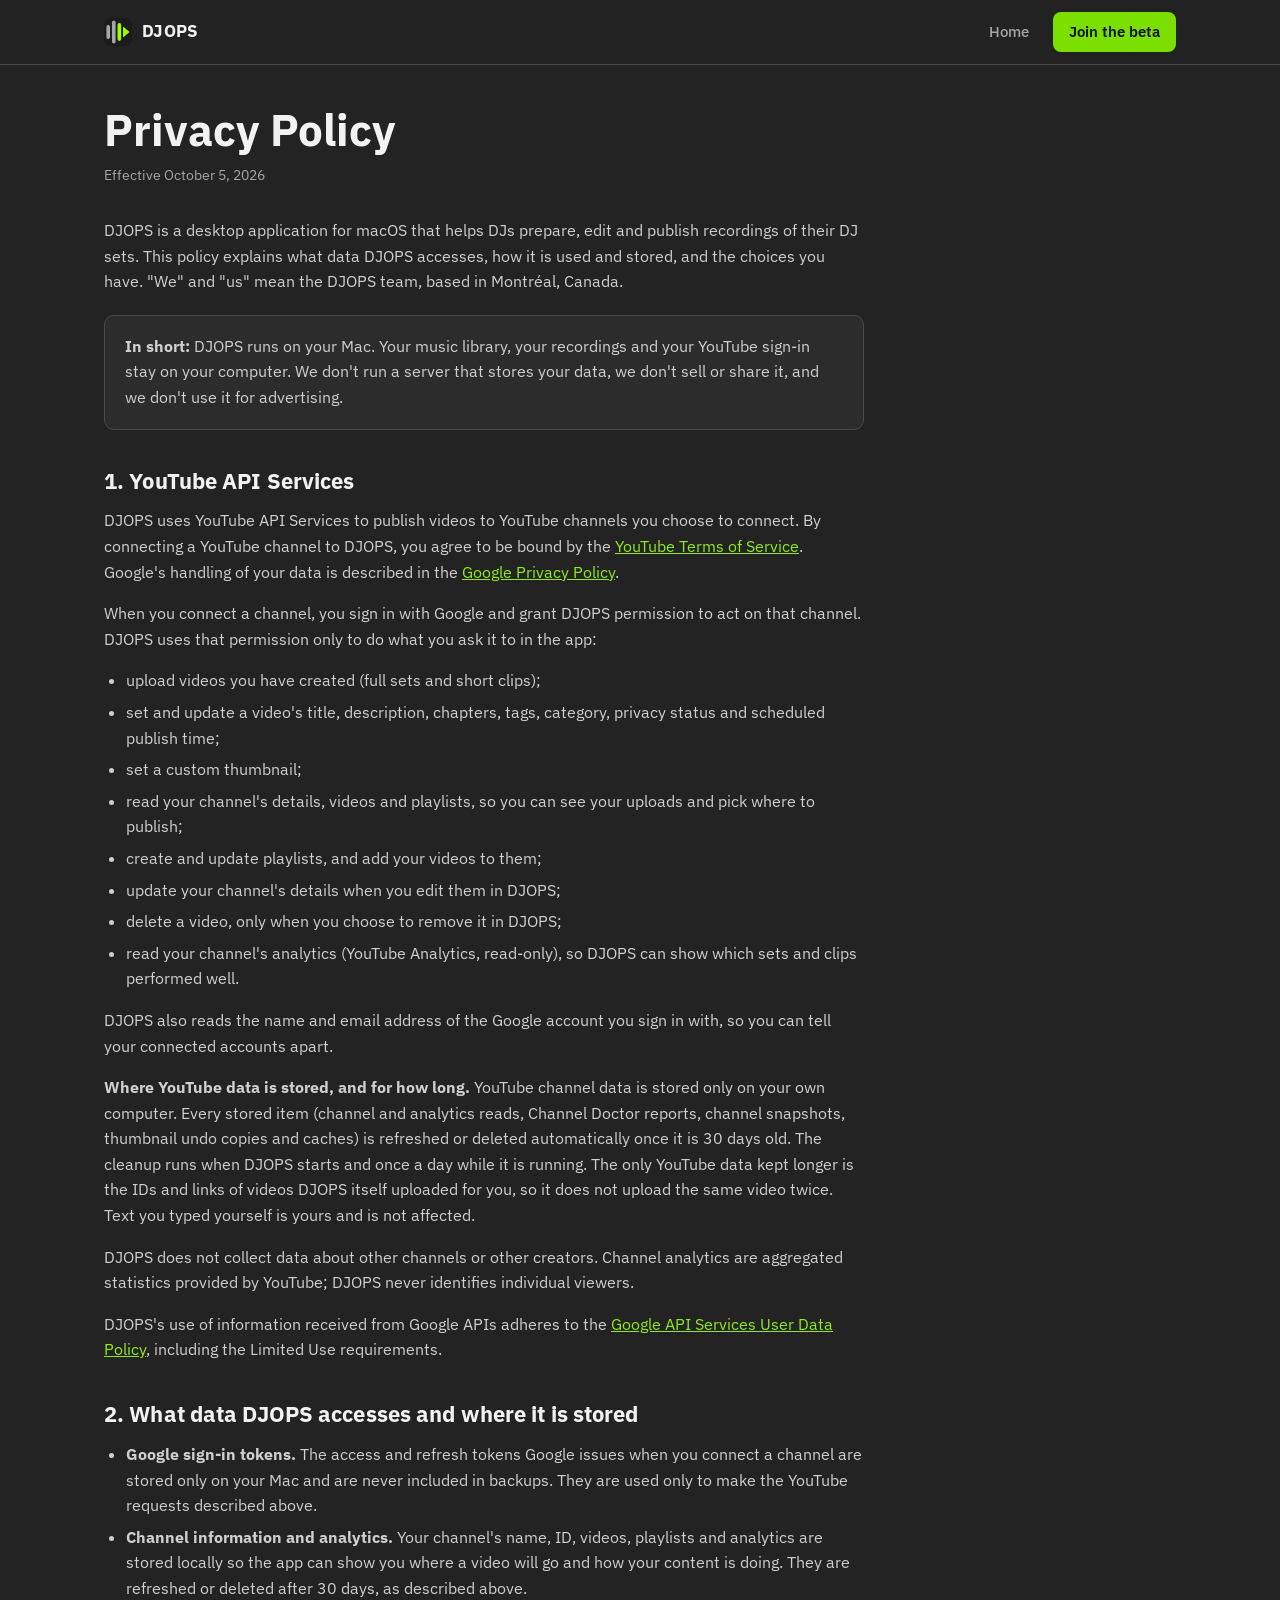
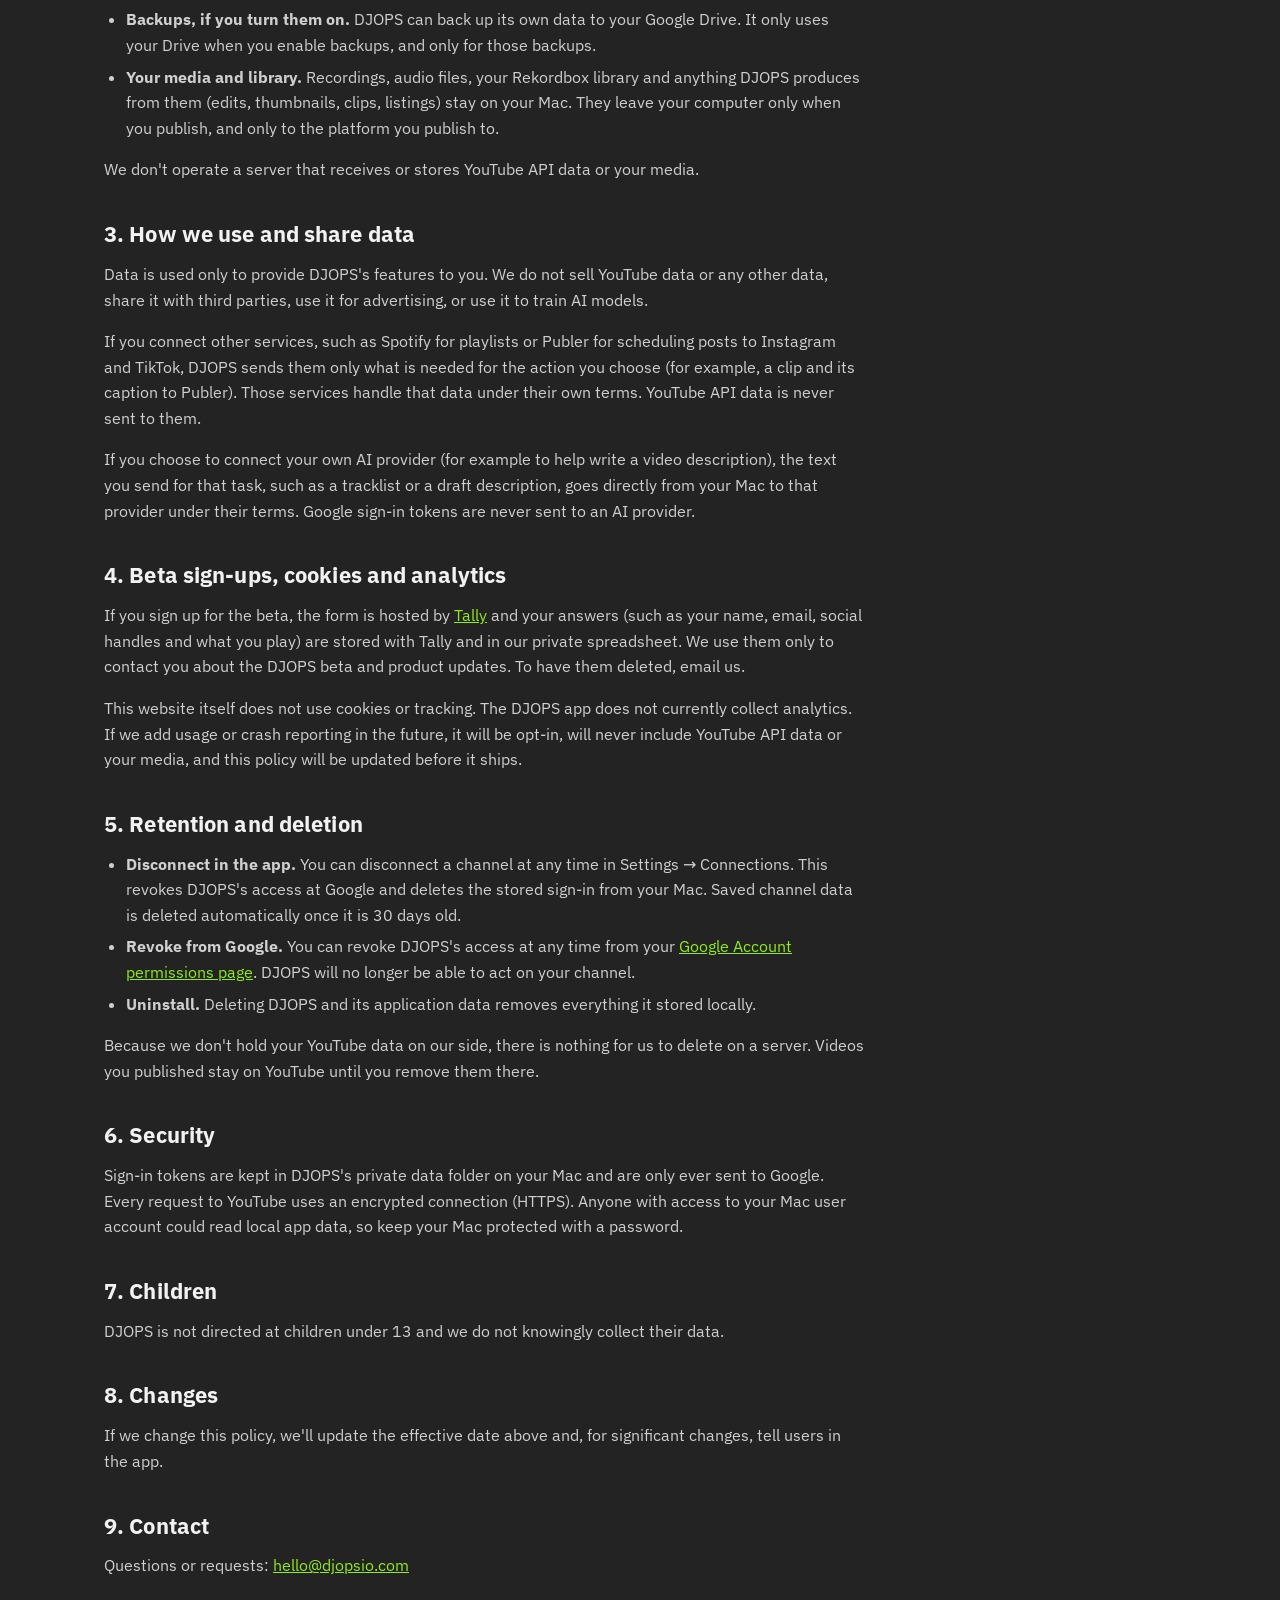
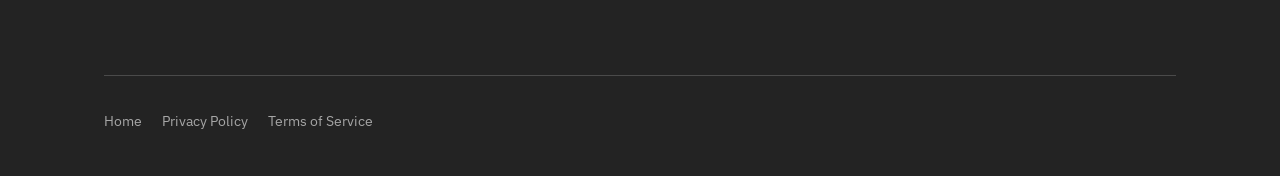
<file: privacy.html>
<!doctype html>
<html lang="en">
<head>
<meta charset="utf-8">
<meta name="viewport" content="width=device-width,initial-scale=1">
<title>Privacy Policy · DJOPS</title>
<meta name="description" content="How DJOPS handles your data, including data from YouTube API Services.">
<link rel="icon" href="assets/favicon.ico" sizes="32x32">
<link rel="icon" href="assets/favicon.svg" type="image/svg+xml">
<link rel="apple-touch-icon" href="assets/apple-touch-icon-180.png">
<link rel="stylesheet" href="style.css?v=v3l">
</head>
<body>
<header class="nav"><div class="wrap"><a class="brand" href="./" aria-label="DJOPS home"><svg viewBox="0 0 1024 1024" aria-hidden="true"><rect width="1024" height="1024" rx="229.9" fill="#1C1C1C"/><rect x="89.5" y="252.3" width="131.7" height="519.4" rx="65.9" fill="#A6A6A6"/><rect x="292" y="89.5" width="131.7" height="845.1" rx="65.9" fill="#A6A6A6"/><rect x="494.6" y="187" width="131.7" height="650" rx="65.9" fill="#9EFF00"/><path d="M697.1 314.3 L934.4 512 L697.1 709.7 Z" fill="#9EFF00"/></svg>DJOPS</a><nav aria-label="Main"><a class="lnk" href="./">Home</a><a class="btn btn-primary" href="https://tally.so/r/rj7RAX">Join the beta</a></nav></div></header>
<div class="wrap">

<main class="legal">
<h1>Privacy Policy</h1>
<p class="meta">Effective October 5, 2026</p>

<p>DJOPS is a desktop application for macOS that helps DJs prepare, edit and publish recordings of their DJ sets. This policy explains what data DJOPS accesses, how it is used and stored, and the choices you have. "We" and "us" mean the DJOPS team, based in Montréal, Canada.</p>

<div class="box"><p><strong>In short:</strong> DJOPS runs on your Mac. Your music library, your recordings and your YouTube sign-in stay on your computer. We don't run a server that stores your data, we don't sell or share it, and we don't use it for advertising.</p></div>

<h2>1. YouTube API Services</h2>
<p>DJOPS uses YouTube API Services to publish videos to YouTube channels you choose to connect. By connecting a YouTube channel to DJOPS, you agree to be bound by the <a href="https://www.youtube.com/t/terms">YouTube Terms of Service</a>. Google's handling of your data is described in the <a href="https://policies.google.com/privacy">Google Privacy Policy</a>.</p>
<p>When you connect a channel, you sign in with Google and grant DJOPS permission to act on that channel. DJOPS uses that permission only to do what you ask it to in the app:</p>
<ul>
  <li>upload videos you have created (full sets and short clips);</li>
  <li>set and update a video's title, description, chapters, tags, category, privacy status and scheduled publish time;</li>
  <li>set a custom thumbnail;</li>
  <li>read your channel's details, videos and playlists, so you can see your uploads and pick where to publish;</li>
  <li>create and update playlists, and add your videos to them;</li>
  <li>update your channel's details when you edit them in DJOPS;</li>
  <li>delete a video, only when you choose to remove it in DJOPS;</li>
  <li>read your channel's analytics (YouTube Analytics, read-only), so DJOPS can show which sets and clips performed well.</li>
</ul>
<p>DJOPS also reads the name and email address of the Google account you sign in with, so you can tell your connected accounts apart.</p>
<p><strong>Where YouTube data is stored, and for how long.</strong> YouTube channel data is stored only on your own computer. Every stored item (channel and analytics reads, Channel Doctor reports, channel snapshots, thumbnail undo copies and caches) is refreshed or deleted automatically once it is 30 days old. The cleanup runs when DJOPS starts and once a day while it is running. The only YouTube data kept longer is the IDs and links of videos DJOPS itself uploaded for you, so it does not upload the same video twice. Text you typed yourself is yours and is not affected.</p>
<p>DJOPS does not collect data about other channels or other creators. Channel analytics are aggregated statistics provided by YouTube; DJOPS never identifies individual viewers.</p>
<p>DJOPS's use of information received from Google APIs adheres to the <a href="https://developers.google.com/terms/api-services-user-data-policy">Google API Services User Data Policy</a>, including the Limited Use requirements.</p>

<h2>2. What data DJOPS accesses and where it is stored</h2>
<ul>
  <li><strong>Google sign-in tokens.</strong> The access and refresh tokens Google issues when you connect a channel are stored only on your Mac and are never included in backups. They are used only to make the YouTube requests described above.</li>
  <li><strong>Channel information and analytics.</strong> Your channel's name, ID, videos, playlists and analytics are stored locally so the app can show you where a video will go and how your content is doing. They are refreshed or deleted after 30 days, as described above.</li>
  <li><strong>Backups, if you turn them on.</strong> DJOPS can back up its own data to your Google Drive. It only uses your Drive when you enable backups, and only for those backups.</li>
  <li><strong>Your media and library.</strong> Recordings, audio files, your Rekordbox library and anything DJOPS produces from them (edits, thumbnails, clips, listings) stay on your Mac. They leave your computer only when you publish, and only to the platform you publish to.</li>
</ul>
<p>We don't operate a server that receives or stores YouTube API data or your media.</p>

<h2>3. How we use and share data</h2>
<p>Data is used only to provide DJOPS's features to you. We do not sell YouTube data or any other data, share it with third parties, use it for advertising, or use it to train AI models.</p>
<p>If you connect other services, such as Spotify for playlists or Publer for scheduling posts to Instagram and TikTok, DJOPS sends them only what is needed for the action you choose (for example, a clip and its caption to Publer). Those services handle that data under their own terms. YouTube API data is never sent to them.</p>
<p>If you choose to connect your own AI provider (for example to help write a video description), the text you send for that task, such as a tracklist or a draft description, goes directly from your Mac to that provider under their terms. Google sign-in tokens are never sent to an AI provider.</p>

<h2>4. Beta sign-ups, cookies and analytics</h2>
<p>If you sign up for the beta, the form is hosted by <a href="https://tally.so/help/privacy-policy">Tally</a> and your answers (such as your name, email, social handles and what you play) are stored with Tally and in our private spreadsheet. We use them only to contact you about the DJOPS beta and product updates. To have them deleted, email us.</p>
<p>This website itself does not use cookies or tracking. The DJOPS app does not currently collect analytics. If we add usage or crash reporting in the future, it will be opt-in, will never include YouTube API data or your media, and this policy will be updated before it ships.</p>

<h2>5. Retention and deletion</h2>
<ul>
  <li><strong>Disconnect in the app.</strong> You can disconnect a channel at any time in Settings → Connections. This revokes DJOPS's access at Google and deletes the stored sign-in from your Mac. Saved channel data is deleted automatically once it is 30 days old.</li>
  <li><strong>Revoke from Google.</strong> You can revoke DJOPS's access at any time from your <a href="https://myaccount.google.com/permissions">Google Account permissions page</a>. DJOPS will no longer be able to act on your channel.</li>
  <li><strong>Uninstall.</strong> Deleting DJOPS and its application data removes everything it stored locally.</li>
</ul>
<p>Because we don't hold your YouTube data on our side, there is nothing for us to delete on a server. Videos you published stay on YouTube until you remove them there.</p>

<h2>6. Security</h2>
<p>Sign-in tokens are kept in DJOPS's private data folder on your Mac and are only ever sent to Google. Every request to YouTube uses an encrypted connection (HTTPS). Anyone with access to your Mac user account could read local app data, so keep your Mac protected with a password.</p>

<h2>7. Children</h2>
<p>DJOPS is not directed at children under 13 and we do not knowingly collect their data.</p>

<h2>8. Changes</h2>
<p>If we change this policy, we'll update the effective date above and, for significant changes, tell users in the app.</p>

<h2>9. Contact</h2>
<p>Questions or requests: <a href="mailto:hello@djopsio.com">hello@djopsio.com</a></p>
</main>

<footer>
  <div class="row">
    <div class="links"><a href="./">Home</a><a href="privacy.html">Privacy Policy</a><a href="terms.html">Terms of Service</a></div>
  </div>
</footer>
</div>
<script src="assets/demos.js" defer></script>
<script src="assets/beta.js" defer></script>
</body>
</html>
</file>
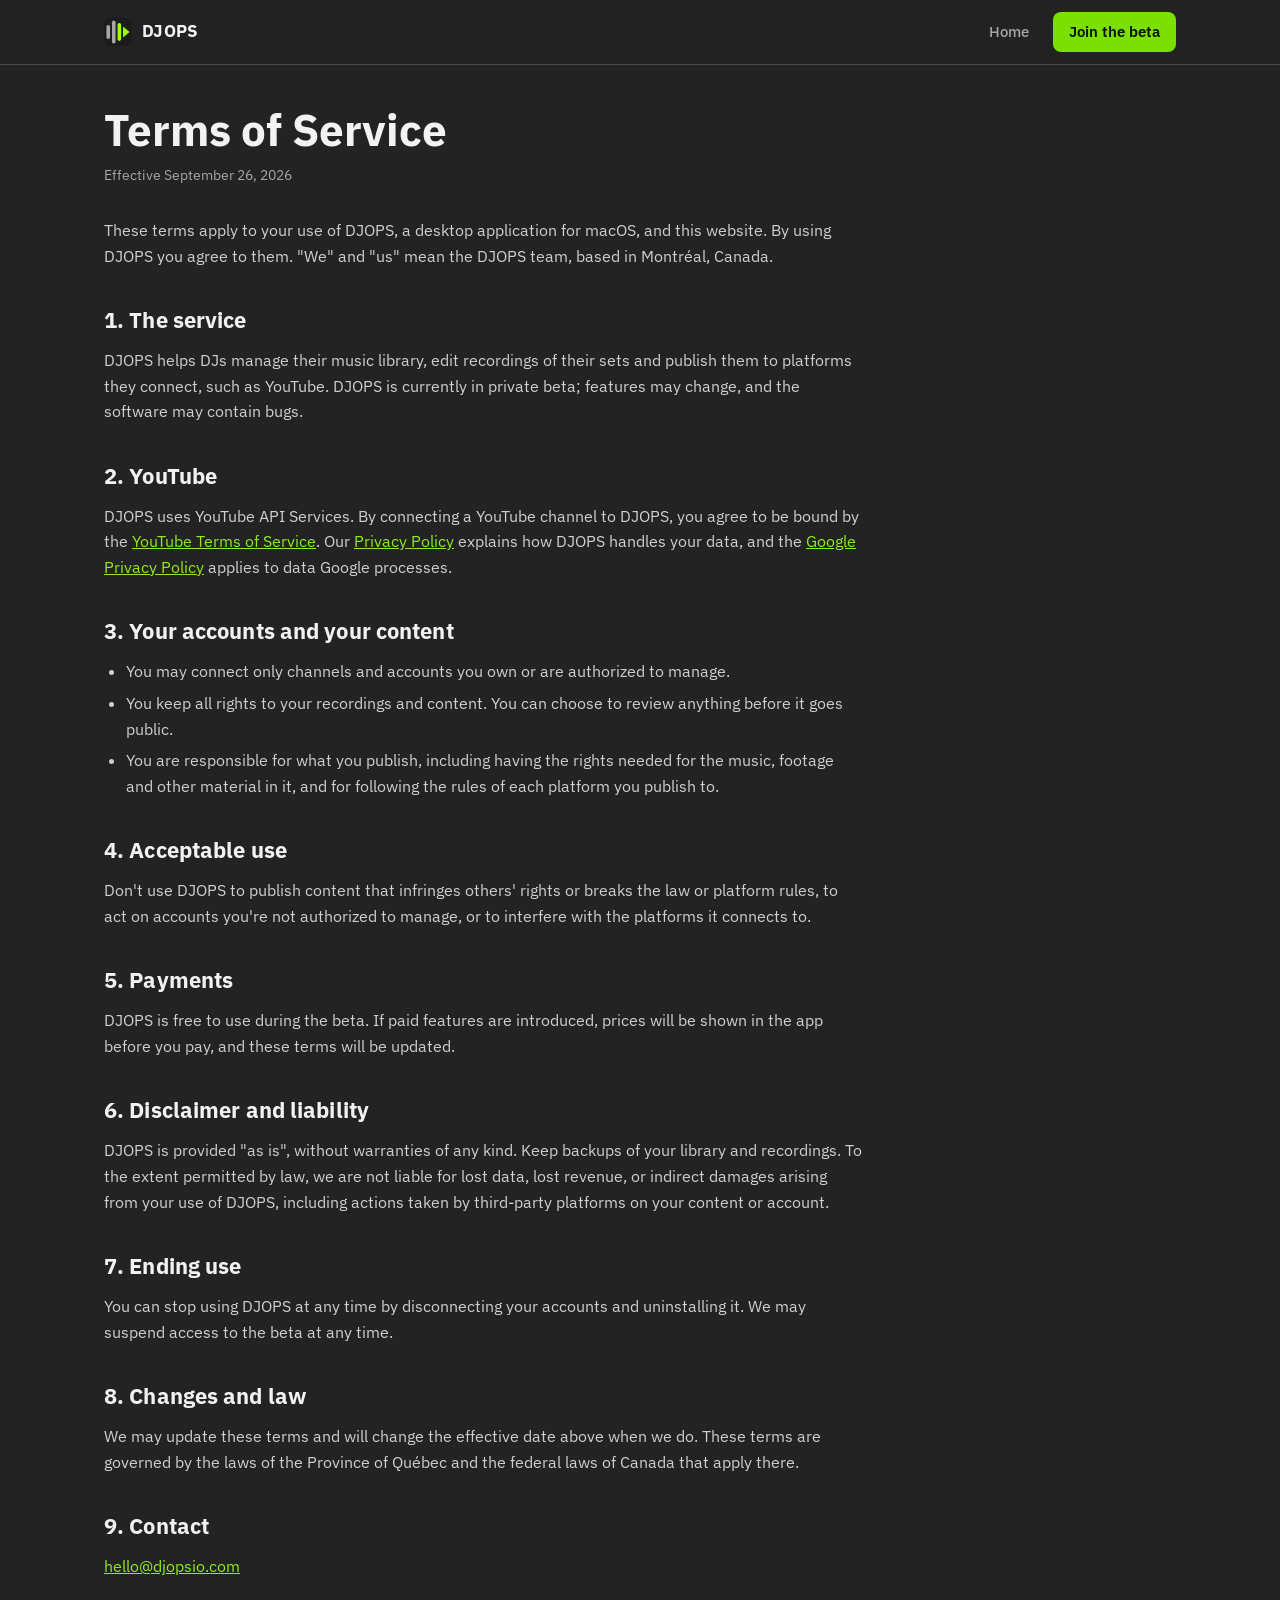
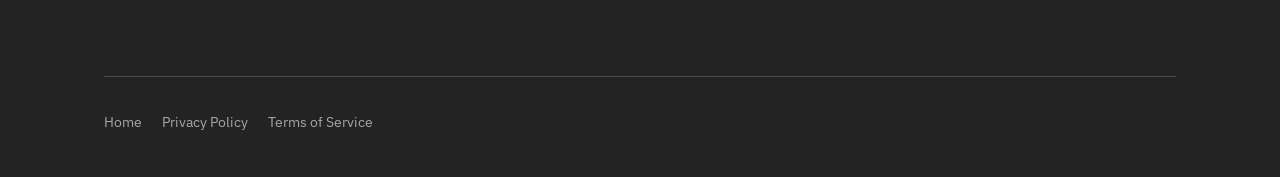
<file: terms.html>
<!doctype html>
<html lang="en">
<head>
<meta charset="utf-8">
<meta name="viewport" content="width=device-width,initial-scale=1">
<title>Terms of Service · DJOPS</title>
<meta name="description" content="Terms of Service for DJOPS.">
<link rel="icon" href="assets/favicon.ico" sizes="32x32">
<link rel="icon" href="assets/favicon.svg" type="image/svg+xml">
<link rel="apple-touch-icon" href="assets/apple-touch-icon-180.png">
<link rel="stylesheet" href="style.css?v=v3l">
</head>
<body>
<header class="nav"><div class="wrap"><a class="brand" href="./" aria-label="DJOPS home"><svg viewBox="0 0 1024 1024" aria-hidden="true"><rect width="1024" height="1024" rx="229.9" fill="#1C1C1C"/><rect x="89.5" y="252.3" width="131.7" height="519.4" rx="65.9" fill="#A6A6A6"/><rect x="292" y="89.5" width="131.7" height="845.1" rx="65.9" fill="#A6A6A6"/><rect x="494.6" y="187" width="131.7" height="650" rx="65.9" fill="#9EFF00"/><path d="M697.1 314.3 L934.4 512 L697.1 709.7 Z" fill="#9EFF00"/></svg>DJOPS</a><nav aria-label="Main"><a class="lnk" href="./">Home</a><a class="btn btn-primary" href="https://tally.so/r/rj7RAX">Join the beta</a></nav></div></header>
<div class="wrap">

<main class="legal">
<h1>Terms of Service</h1>
<p class="meta">Effective September 26, 2026</p>

<p>These terms apply to your use of DJOPS, a desktop application for macOS, and this website. By using DJOPS you agree to them. "We" and "us" mean the DJOPS team, based in Montréal, Canada.</p>

<h2>1. The service</h2>
<p>DJOPS helps DJs manage their music library, edit recordings of their sets and publish them to platforms they connect, such as YouTube. DJOPS is currently in private beta; features may change, and the software may contain bugs.</p>

<h2>2. YouTube</h2>
<p>DJOPS uses YouTube API Services. By connecting a YouTube channel to DJOPS, you agree to be bound by the <a href="https://www.youtube.com/t/terms">YouTube Terms of Service</a>. Our <a href="privacy.html">Privacy Policy</a> explains how DJOPS handles your data, and the <a href="https://policies.google.com/privacy">Google Privacy Policy</a> applies to data Google processes.</p>

<h2>3. Your accounts and your content</h2>
<ul>
  <li>You may connect only channels and accounts you own or are authorized to manage.</li>
  <li>You keep all rights to your recordings and content. You can choose to review anything before it goes public.</li>
  <li>You are responsible for what you publish, including having the rights needed for the music, footage and other material in it, and for following the rules of each platform you publish to.</li>
</ul>

<h2>4. Acceptable use</h2>
<p>Don't use DJOPS to publish content that infringes others' rights or breaks the law or platform rules, to act on accounts you're not authorized to manage, or to interfere with the platforms it connects to.</p>

<h2>5. Payments</h2>
<p>DJOPS is free to use during the beta. If paid features are introduced, prices will be shown in the app before you pay, and these terms will be updated.</p>

<h2>6. Disclaimer and liability</h2>
<p>DJOPS is provided "as is", without warranties of any kind. Keep backups of your library and recordings. To the extent permitted by law, we are not liable for lost data, lost revenue, or indirect damages arising from your use of DJOPS, including actions taken by third-party platforms on your content or account.</p>

<h2>7. Ending use</h2>
<p>You can stop using DJOPS at any time by disconnecting your accounts and uninstalling it. We may suspend access to the beta at any time.</p>

<h2>8. Changes and law</h2>
<p>We may update these terms and will change the effective date above when we do. These terms are governed by the laws of the Province of Québec and the federal laws of Canada that apply there.</p>

<h2>9. Contact</h2>
<p><a href="mailto:hello@djopsio.com">hello@djopsio.com</a></p>
</main>

<footer>
  <div class="row">
    <div class="links"><a href="./">Home</a><a href="privacy.html">Privacy Policy</a><a href="terms.html">Terms of Service</a></div>
  </div>
</footer>
</div>
<script src="assets/demos.js" defer></script>
<script src="assets/beta.js" defer></script>
</body>
</html>
</file>
<file: style.css>
/* Fonts are self-hosted (SIL OFL): no third-party requests, so visitors aren't tracked by a font CDN. */
@font-face{font-family:"Anton";font-style:normal;font-weight:400;font-display:swap;src:url("assets/fonts/anton-latin-400-normal.woff2") format("woff2")}
@font-face{font-family:"IBM Plex Sans";font-style:normal;font-weight:400;font-display:swap;src:url("assets/fonts/ibm-plex-sans-latin-400-normal.woff2") format("woff2")}
@font-face{font-family:"IBM Plex Sans";font-style:normal;font-weight:500;font-display:swap;src:url("assets/fonts/ibm-plex-sans-latin-500-normal.woff2") format("woff2")}
@font-face{font-family:"IBM Plex Sans";font-style:normal;font-weight:600;font-display:swap;src:url("assets/fonts/ibm-plex-sans-latin-600-normal.woff2") format("woff2")}
@font-face{font-family:"IBM Plex Sans";font-style:normal;font-weight:700;font-display:swap;src:url("assets/fonts/ibm-plex-sans-latin-700-normal.woff2") format("woff2")}
@font-face{font-family:"IBM Plex Mono";font-style:normal;font-weight:400;font-display:swap;src:url("assets/fonts/ibm-plex-mono-latin-400-normal.woff2") format("woff2")}
@font-face{font-family:"IBM Plex Mono";font-style:normal;font-weight:500;font-display:swap;src:url("assets/fonts/ibm-plex-mono-latin-500-normal.woff2") format("woff2")}
/* DJOPS marketing site, v3. Every value below comes from docs/brand/BRAND-SPEC.md (v2).
   Layout concept: a gig's run sheet. Big Anton statements, then the receipt of one set, the week around the gig,
   the tools, and the field guides. Pure-neutral ink ramp; lime only for interactive state and the mark;
   amber (lane-detected) marks moments the app found in the music. */
:root{
  --page:#232323; --card:#2C2C2C; --sunken:#282828; --field:#1A1A1A; --deep:#1C1C1C;
  --hairline:#4A4A4A; --control:#7A7A7A; --control-hover:#A6A6A6;
  --text-strong:#F2F2F2; --text-body:#CFCFCF; --text-muted:#A6A6A6; --text-faint:#7A7A7A;
  --brand-500:#7BE000; --brand-400:#8FEB1F; --brand-300:#A6F53D; --brand-600:#66BE00; --brand-700:#4C8A00;
  --on-brand:#071200; --mark:#9EFF00;
  --lane-detected:#E0B341; --lane-custom:#5B9BD5; --lane-cam:#7CC47C;
  --bar:#5C5C5C; --bar-hot:#8F8F8F;
  --font-ui:"IBM Plex Sans","SF Pro Text",system-ui,"Segoe UI",Roboto,sans-serif;
  --font-display:"Anton","SF Pro Display",Impact,system-ui,sans-serif;
  --font-mono:"IBM Plex Mono",ui-monospace,SFMono-Regular,Menlo,monospace;
  --radius-card:10px; --radius-ctl:8px; --radius-pill:999px;
  --gutter:max(20px, env(safe-area-inset-left, 0px));
  color-scheme:dark;
}
*{box-sizing:border-box}
html{-webkit-text-size-adjust:100%;scroll-behavior:smooth;scroll-padding-top:calc(65px + 16px + env(safe-area-inset-top, 0px))} /* sticky nav = 64px bar + 1px border, so an anchor lands fully below it */
body{margin:0;background:var(--page);color:var(--text-body);font-family:var(--font-ui);font-size:16px;line-height:1.6;-webkit-font-smoothing:antialiased;overflow-x:hidden}
a{color:var(--brand-400)}a:hover{color:var(--brand-300)}
:focus-visible{outline:2px solid var(--brand-500);outline-offset:2px;border-radius:4px}
dialog[tabindex="-1"]:focus,dialog[tabindex="-1"]:focus-visible{outline:none}   /* B3F9b: DJOPSDialog (demos.js) focuses the window itself on open; it is a place for the focus, not a control, so it shows no ring */
.wrap{max-width:1152px;margin:0 auto;padding-left:max(20px, env(safe-area-inset-left, 0px));padding-right:max(20px, env(safe-area-inset-right, 0px))}
@media (min-width:900px){.wrap{padding-left:40px;padding-right:40px}}
.mono{font-family:var(--font-mono);font-variant-numeric:tabular-nums slashed-zero}
.display{font-family:var(--font-display);font-weight:400;font-synthesis:none;letter-spacing:.005em;color:var(--text-strong)}
h1,h2,h3{text-wrap:balance}

/* announcement */
.ann{background:var(--deep);border-bottom:1px solid var(--hairline);font-size:14px;color:var(--text-body)}
.ann .wrap{display:flex;align-items:center;justify-content:center;gap:10px;min-height:40px;padding-top:6px;padding-bottom:6px;text-align:center;flex-wrap:wrap}
.ann a{font-weight:600;text-decoration:none}
.pulse{width:8px;height:8px;border-radius:50%;background:var(--brand-500);flex:0 0 8px;box-shadow:0 0 0 0 rgba(123,224,0,.6);animation:pulse 2s infinite}
@keyframes pulse{0%{box-shadow:0 0 0 0 rgba(123,224,0,.55)}70%{box-shadow:0 0 0 9px rgba(123,224,0,0)}100%{box-shadow:0 0 0 0 rgba(123,224,0,0)}}

/* nav */
.nav{position:sticky;top:env(safe-area-inset-top, 0px);z-index:10;background:rgba(35,35,35,.9);backdrop-filter:saturate(1.2) blur(10px);-webkit-backdrop-filter:blur(10px);border-bottom:1px solid var(--hairline)}
.nav .wrap{display:flex;align-items:center;justify-content:space-between;gap:16px;height:64px}
.brand{display:flex;align-items:center;gap:10px;text-decoration:none;color:var(--text-strong);font-weight:700;font-size:17px;letter-spacing:.02em}
.brand:hover{color:var(--text-strong)}
.brand svg{width:28px;height:28px;display:block}
.nav nav{display:flex;align-items:center;gap:24px}
.nav nav a.lnk{color:var(--text-muted);text-decoration:none;font-size:15px;font-weight:500}
.nav nav a.lnk:hover{color:var(--text-strong)}
@media (max-width:760px){.nav nav a.lnk{display:none}}

/* buttons */
.btn{display:inline-flex;align-items:center;justify-content:center;gap:8px;min-height:48px;padding:0 22px;border-radius:var(--radius-ctl);font-family:var(--font-ui);font-weight:600;font-size:16px;text-decoration:none;white-space:nowrap;border:0;cursor:pointer;transition:background .15s,border-color .15s,transform .15s}
.btn-primary{background:var(--brand-500);color:var(--on-brand)}
.btn-primary:hover{background:var(--brand-400);color:var(--on-brand)}
.btn-primary:active{background:var(--brand-600);transform:translateY(1px)}
.btn-secondary{background:transparent;border:1px solid var(--control);color:var(--text-strong)}
.btn-secondary:hover{border-color:var(--control-hover);color:var(--text-strong)}
.btn .arr{transition:transform .15s}
.btn:hover .arr{transform:translateX(3px)}
.nav .btn{min-height:40px;padding:0 16px;font-size:15px}

/* chips */
.chip{display:inline-flex;align-items:center;gap:8px;height:28px;padding:0 12px;border-radius:var(--radius-pill);border:1px solid var(--hairline);font-size:13px;font-weight:500;color:var(--text-body);white-space:nowrap}
.chip .dot{width:7px;height:7px;border-radius:50%;background:var(--brand-500)}
.prev{display:inline-flex;align-items:center;height:22px;padding:0 9px;border-radius:var(--radius-pill);border:1px solid var(--hairline);font-size:11px;font-weight:600;letter-spacing:.08em;text-transform:uppercase;color:var(--text-muted);white-space:nowrap}

/* hero */
.hero{display:grid;gap:40px;padding:48px 0 72px;align-items:center}
@media (min-width:980px){.hero{grid-template-columns:1.05fr .95fr;gap:56px;padding:72px 0 96px}}
.hero h1{font-family:var(--font-display);font-weight:400;font-synthesis:none;text-transform:uppercase;font-size:clamp(52px,7.4vw,104px);line-height:.94;letter-spacing:.005em;margin:20px 0 22px;color:var(--text-strong)}
.hero h1 span{display:block}
.hero h1 .dim{color:var(--text-muted)}
.lede{font-size:clamp(17px,1.6vw,19px);line-height:1.6;color:var(--text-body);max-width:540px;margin:0 0 28px}
.ctas{display:flex;flex-wrap:wrap;gap:12px}
.trust{list-style:none;padding:0;margin:22px 0 0;display:flex;flex-wrap:wrap;gap:6px 18px;font-size:14px;color:var(--text-muted)}
.trust li{display:flex;align-items:center;gap:7px}
.trust svg{width:16px;height:16px;stroke:var(--text-muted);flex:0 0 16px}

/* the set card (illustration) */
.setcard{position:relative;margin:0;background:var(--card);border:1px solid var(--hairline);border-radius:14px;padding:18px;display:flex;flex-direction:column;gap:14px;min-width:0;box-shadow:0 30px 80px -40px rgba(0,0,0,.9)}
.setcard .top{display:flex;justify-content:space-between;align-items:center;gap:10px;font-size:13px;color:var(--text-muted)}
.setcard .top b{color:var(--text-strong);font-weight:600}
.wave{position:relative;height:104px;display:flex;align-items:flex-end;gap:2px;padding-top:24px;border-bottom:1px solid var(--hairline)}
.wave i{flex:1 1 0;height:calc(var(--h) * 1%);min-height:4px;background:var(--bar);border-radius:2px 2px 0 0}
.wave i.hot{background:var(--bar-hot)}
.energy{position:absolute;left:0;right:0;bottom:0;top:24px;width:100%;height:calc(100% - 24px);overflow:visible;pointer-events:none}
.energy path{fill:none;stroke:var(--text-strong);stroke-width:2;stroke-linecap:round;stroke-linejoin:round;opacity:.9;vector-effect:non-scaling-stroke}
.energy circle{fill:var(--lane-detected);stroke:var(--card);stroke-width:2;vector-effect:non-scaling-stroke}
.mdot{position:absolute;width:10px;height:10px;margin:0 0 -5px -5px;border-radius:50%;background:var(--lane-detected);border:2px solid var(--card);box-shadow:0 0 0 0 rgba(224,179,65,.5);animation:dotpulse 2.4s infinite;pointer-events:none}
.wave .mdot{margin-bottom:-5px}
@keyframes dotpulse{0%{box-shadow:0 0 0 0 rgba(224,179,65,.5)}70%{box-shadow:0 0 0 8px rgba(224,179,65,0)}100%{box-shadow:0 0 0 0 rgba(224,179,65,0)}}
.playhead{position:absolute;top:24px;bottom:0;left:0;width:2px;background:var(--text-strong);box-shadow:0 0 12px rgba(242,242,242,.6);opacity:0;animation:sweep 9s linear infinite}
@keyframes sweep{0%{left:0;opacity:0}3%{opacity:1}97%{opacity:1}100%{left:100%;opacity:0}}
.pin{position:absolute;top:0;transform:translateX(-50%);display:flex;flex-direction:column;align-items:center;font-size:11px;color:var(--lane-detected);font-family:var(--font-mono);white-space:nowrap}
.pin::after{content:"";width:2px;height:80px;background:var(--lane-detected);opacity:.55;margin-top:3px}
.outs{display:grid;grid-template-columns:1.9fr 1fr 1fr 1fr;gap:10px;align-items:end}
.out{display:flex;flex-direction:column;gap:6px;min-width:0}
.frame{position:relative;border-radius:8px;overflow:hidden;border:1px solid var(--hairline);max-width:100%;
  background:radial-gradient(60% 55% at 28% 22%,rgba(224,179,65,.45),transparent 70%),radial-gradient(55% 60% at 78% 30%,rgba(91,155,213,.42),transparent 70%),radial-gradient(80% 50% at 50% 100%,rgba(0,0,0,.65),transparent 70%),var(--field)}
.frame.w{aspect-ratio:16/9}.frame.t{aspect-ratio:9/16}
.frame.t.b{background:radial-gradient(60% 45% at 60% 20%,rgba(91,155,213,.5),transparent 70%),radial-gradient(80% 50% at 50% 100%,rgba(0,0,0,.6),transparent 70%),var(--field)}
.frame.t.c{background:radial-gradient(60% 45% at 35% 25%,rgba(224,179,65,.5),transparent 70%),radial-gradient(80% 50% at 50% 100%,rgba(0,0,0,.6),transparent 70%),var(--field)}
.frame .crowd{position:absolute;left:0;right:0;bottom:0;height:34%;background:repeating-radial-gradient(circle at 10% 120%,rgba(0,0,0,.55) 0 7px,transparent 7px 13px)}
.frame .play{position:absolute;inset:0;margin:auto;width:30px;height:30px;border-radius:50%;background:rgba(242,242,242,.9);display:grid;place-items:center}
.frame .play::before{content:"";margin-left:3px;border-left:10px solid var(--field);border-top:6px solid transparent;border-bottom:6px solid transparent}
.frame .tag{position:absolute;left:6px;top:6px;font-family:var(--font-mono);font-size:10px;color:var(--text-strong);background:rgba(26,26,26,.75);padding:1px 5px;border-radius:4px}
.frame .hk{position:absolute;left:6px;right:6px;top:40%;text-align:center;font-weight:700;font-size:10px;line-height:1.2;color:var(--text-strong);text-shadow:0 1px 6px rgba(0,0,0,.9)}
.out .cap{font-size:12px;line-height:1.35;color:var(--text-muted)}
.out .cap b{display:block;color:var(--text-strong);font-weight:600;font-size:13px}
.out.c1 .frame{animation:lit1 9s linear infinite}.out.c2 .frame{animation:lit2 9s linear infinite}.out.c3 .frame{animation:lit3 9s linear infinite}
@keyframes lit1{0%,23%{border-color:var(--hairline);box-shadow:none}25%,40%{border-color:var(--lane-detected);box-shadow:0 0 0 2px rgba(224,179,65,.35)}46%,100%{border-color:var(--hairline);box-shadow:none}}
@keyframes lit2{0%,42%{border-color:var(--hairline);box-shadow:none}44.5%,60%{border-color:var(--lane-detected);box-shadow:0 0 0 2px rgba(224,179,65,.35)}66%,100%{border-color:var(--hairline);box-shadow:none}}
@keyframes lit3{0%,79%{border-color:var(--hairline);box-shadow:none}82%,95%{border-color:var(--lane-detected);box-shadow:0 0 0 2px rgba(224,179,65,.35)}99%,100%{border-color:var(--hairline);box-shadow:none}}
.sched{display:flex;flex-direction:column;border-top:1px solid var(--hairline)}
.sched div{display:grid;grid-template-columns:92px 1fr auto;gap:10px;align-items:center;padding:8px 0;border-bottom:1px solid var(--hairline);font-size:13px}
.sched div:last-child{border-bottom:0}
.sched .when{color:var(--text-muted)}
.sched .what{color:var(--text-body);min-width:0;overflow:hidden;text-overflow:ellipsis;white-space:nowrap}
.sched .ok{color:var(--brand-400);font-weight:600;font-size:12px}
.setcard figcaption,.viz figcaption{font-size:12px;color:var(--text-muted)}
@media (max-width:520px){.outs{grid-template-columns:1.5fr 1fr 1fr}.outs .out:nth-child(4){display:none}.sched div{grid-template-columns:78px 1fr auto}}

/* sections */
section{padding:0 0 104px}
.eyebrow{font-size:13px;font-weight:600;letter-spacing:.1em;text-transform:uppercase;color:var(--text-muted);margin:0 0 10px}
h2{font-family:var(--font-display);font-weight:400;font-synthesis:none;font-size:clamp(38px,4.6vw,56px);line-height:1.04;letter-spacing:.005em;color:var(--text-strong);margin:0 0 14px}
.sub{font-size:18px;color:var(--text-muted);max-width:640px;margin:0 0 36px}

/* the pain line */
.pain{padding:24px 0 104px}
.pain .big{font-family:var(--font-display);font-weight:400;font-synthesis:none;text-transform:uppercase;font-size:clamp(46px,8.4vw,124px);line-height:.92;margin:0 0 28px;color:var(--text-strong)}
.pain .big span{display:block}
.pain .big .dim{color:var(--hairline)}
.pain-row{display:grid;gap:20px 48px}
@media (min-width:900px){.pain-row{grid-template-columns:1fr 1fr;align-items:start}}
.pain p{margin:0;font-size:18px;max-width:560px}
.pain p.strong{color:var(--text-strong)}

/* the receipt */
.receipt-grid{display:grid;gap:36px;align-items:center}
@media (min-width:980px){.receipt-grid{grid-template-columns:1fr 1.05fr;gap:64px}}
.receipt{margin:0;background:var(--field);border:1px solid var(--hairline);border-radius:14px;padding:22px 22px 18px;font-family:var(--font-mono);font-size:13px;color:var(--text-body);min-width:0;position:relative;overflow:hidden}
.receipt::before{content:"";position:absolute;left:0;right:0;top:0;height:3px;background:repeating-linear-gradient(90deg,var(--hairline) 0 6px,transparent 6px 12px)}
.receipt .rh{display:flex;justify-content:space-between;gap:12px;flex-wrap:wrap;color:var(--text-muted);font-size:12px;padding-bottom:12px;border-bottom:1px dashed var(--hairline);margin-bottom:6px}
.receipt .rh b{color:var(--text-strong);font-weight:500}
.receipt ol{list-style:none;margin:0;padding:0;display:flex;flex-direction:column}
.receipt li{display:grid;grid-template-columns:18px auto 1fr;gap:10px;align-items:baseline;padding:10px 0;border-bottom:1px dashed rgba(74,74,74,.6)}
.receipt li:last-child{border-bottom:0}
.receipt .ck{color:var(--brand-400)}
.receipt .k{color:var(--text-strong);font-weight:500;white-space:nowrap}
.receipt .v{color:var(--text-muted);min-width:0;text-align:right}
@media (max-width:560px){.receipt li{grid-template-columns:18px 1fr}.receipt .v{grid-column:2;text-align:left}}
.receipt .rf{margin-top:10px;padding-top:12px;border-top:1px dashed var(--hairline);display:flex;justify-content:space-between;gap:12px;flex-wrap:wrap;font-size:12px;color:var(--text-muted)}
.receipt .rf b{color:var(--brand-400);font-weight:500}
.receipt li{animation:land .5s both}
.receipt li:nth-child(2){animation-delay:.08s}.receipt li:nth-child(3){animation-delay:.16s}.receipt li:nth-child(4){animation-delay:.24s}.receipt li:nth-child(5){animation-delay:.32s}.receipt li:nth-child(6){animation-delay:.4s}
@keyframes land{from{transform:translateY(4px)}to{transform:none}}
.express .ticks{margin-top:4px}

/* the week */
.week{display:grid;gap:12px}
@media (min-width:760px){.week{grid-template-columns:repeat(2,1fr)}}
@media (min-width:1100px){.week{grid-template-columns:repeat(5,1fr)}}
.day{position:relative;background:var(--card);border:1px solid var(--hairline);border-radius:var(--radius-card);padding:18px 18px 20px;display:flex;flex-direction:column;gap:10px;text-decoration:none;color:inherit;transition:border-color .15s,transform .15s}
a.day:hover{border-color:var(--control-hover);color:inherit;transform:translateY(-2px)}
.day .when{font-family:var(--font-mono);font-size:12px;color:var(--lane-detected);letter-spacing:.04em}
.day h3{margin:0;font-family:var(--font-display);font-weight:400;font-size:30px;line-height:1;color:var(--text-strong);letter-spacing:.01em}
.day .of{font-size:12px;font-weight:600;letter-spacing:.1em;text-transform:uppercase;color:var(--text-muted)}
.day p{margin:0;color:var(--text-body);font-size:15px;line-height:1.5}
.day .go{margin-top:auto;padding-top:6px;font-size:14px;font-weight:600;color:var(--brand-400)}

/* feature blocks */
.feat{padding:0 0 104px}
.feat-grid{display:grid;gap:36px;align-items:center}
@media (min-width:980px){.feat-grid{grid-template-columns:1fr 1fr;gap:64px}.feat-grid.rev .feat-copy{order:2}}
.feat .sub{margin-bottom:24px}
.ticks{list-style:none;margin:0;padding:0;display:flex;flex-direction:column;gap:14px}
.ticks li{display:flex;gap:12px;align-items:flex-start;color:var(--text-body)}
.ticks li b{color:var(--text-strong);font-weight:600}
.ticks svg{width:20px;height:20px;flex:0 0 20px;margin-top:3px;stroke:var(--brand-400)}
.viz{margin:0;background:var(--card);border:1px solid var(--hairline);border-radius:14px;padding:18px;display:flex;flex-direction:column;gap:12px;min-width:0}
.viz-top{display:flex;justify-content:space-between;align-items:center;gap:10px;flex-wrap:wrap;font-size:13px;color:var(--text-muted)}
.viz-top b{color:var(--text-strong);font-weight:600}
.trk{display:grid;grid-template-columns:28px 1fr auto;gap:12px;align-items:center;padding:10px 0;border-top:1px solid var(--hairline)}
.trk .n,.trk .meta{font-size:12px;color:var(--text-muted)}
.tm{display:flex;flex-direction:column;gap:8px;min-width:0}
.tags{display:flex;flex-wrap:wrap;gap:6px}
.tags span{font-size:12px;padding:2px 8px;border-radius:var(--radius-pill);background:var(--sunken);border:1px solid var(--hairline);color:var(--text-body)}
.cues{position:relative;height:18px;border-radius:4px;background:repeating-linear-gradient(90deg,#4A4A4A 0 2px,transparent 2px 5px);opacity:.9}
.cues i{position:absolute;top:-2px;bottom:-2px;width:3px;border-radius:2px;background:var(--lane-custom)}
.clipviz{flex-direction:row;gap:18px;align-items:stretch}
.clipviz .phone{position:relative;flex:0 0 38%;max-width:200px}
.clipviz .phone .frame{height:100%;min-height:260px;aspect-ratio:auto}
.hook{position:absolute;left:10px;right:10px;top:38%;text-align:center;font-weight:700;font-size:15px;line-height:1.25;color:var(--text-strong);text-shadow:0 1px 8px rgba(0,0,0,.8)}
.clipmeta{flex:1 1 auto;display:flex;flex-direction:column;gap:12px;min-width:0}
.cap-txt{margin:0;font-size:14px;color:var(--text-body)}
.plats{display:flex;flex-wrap:wrap;gap:6px}
.plats span{font-size:12px;padding:2px 8px;border-radius:var(--radius-pill);border:1px solid var(--hairline);color:var(--text-body)}
@media (max-width:520px){.clipviz{flex-direction:column}.clipviz .phone{max-width:none;flex-basis:auto}.clipviz .phone .frame{min-height:0;aspect-ratio:4/5}}
.arc{position:relative;display:flex;align-items:flex-end;gap:2px;height:84px}
.arc i{flex:1 1 0;height:calc(var(--h) * 1%);min-height:4px;background:var(--bar);border-radius:2px 2px 0 0}
.arc i.hot{background:var(--bar-hot)}
.arc .energy{top:0;height:100%}
.moments{display:grid;grid-template-columns:repeat(4,1fr);border-top:1px solid var(--hairline)}
.moments div{padding:10px 8px 0;border-left:1px solid var(--hairline);display:flex;flex-direction:column;gap:2px;min-width:0}
.moments div:first-child{border-left:0;padding-left:0}
.moments b{font-size:13px;color:var(--text-strong);font-weight:600}
.moments span{font-size:12px;color:var(--text-muted)}
.lanes{position:relative;display:flex;flex-direction:column;gap:8px;padding:6px 0}
.lane{display:grid;grid-template-columns:56px 1fr;gap:10px;align-items:center}
.lane .mono{font-size:11px;color:var(--text-muted)}
.lt{position:relative;height:22px;border-radius:4px;background:var(--sunken);border:1px solid var(--hairline)}
.lt i{position:absolute;top:2px;bottom:2px;border-radius:3px;background:var(--lane-cam)}
.lt.audio{background:repeating-linear-gradient(90deg,#5C5C5C 0 2px,transparent 2px 4px),var(--sunken)}
.drops{position:absolute;left:66px;right:0;top:0;bottom:0;pointer-events:none}
.drops span{position:absolute;top:0;bottom:0;width:2px;background:var(--lane-detected);transform:translateX(-50%)}
.viz-legend{display:flex;flex-wrap:wrap;gap:16px;font-size:12px;color:var(--text-muted)}
.viz-legend span{display:inline-flex;align-items:center;gap:6px}
.viz-legend i{display:inline-block;width:10px;height:10px;border-radius:2px}
.k-cam{background:var(--lane-cam)}.k-drop{background:var(--lane-detected)}

/* live */
.mod{background:var(--card);border:1px solid var(--hairline);border-radius:var(--radius-card);padding:20px;display:flex;flex-direction:column;gap:10px}
.mod h3{margin:0;font-size:18px;font-weight:700;color:var(--text-strong)}
.mod .what{margin:0;color:var(--text-body);font-size:15px;line-height:1.5}
.also{display:grid;gap:14px;margin-top:24px}
@media (min-width:760px){.also{grid-template-columns:1fr 1fr}}
@media (min-width:1000px){.also{grid-template-columns:repeat(4,1fr)}}

/* guides */
/* guides: one grid. Phone: one column. 640px: two. 960px: twelve, so the genre player spans the row, the field guides sit two to a row and the six tool cards three to a row. */
.guides{display:grid;gap:14px}
.gsec{grid-column:1 / -1;margin:18px 0 0;font:600 13px var(--font-ui);letter-spacing:.1em;text-transform:uppercase;color:var(--text-muted)}
.gsec:first-child{margin-top:0}
@media (min-width:640px){.guides{grid-template-columns:repeat(2,minmax(0,1fr))}.g-genre{grid-column:1 / -1}}
@media (min-width:960px){.guides{grid-template-columns:repeat(12,minmax(0,1fr))}.g-genre{grid-column:span 12}.g-half{grid-column:span 6}.g-third{grid-column:span 4}}
.guide{background:var(--card);border:1px solid var(--hairline);border-radius:14px;padding:22px;display:flex;flex-direction:column;gap:14px;min-width:0}
.guide .gh{display:flex;justify-content:space-between;align-items:center;gap:10px}
.guide .kind{font-size:12px;font-weight:600;letter-spacing:.1em;text-transform:uppercase;color:var(--text-muted)}
.guide h3{margin:0;font-family:var(--font-display);font-weight:400;font-size:clamp(26px,2.6vw,32px);line-height:1.05;color:var(--text-strong);letter-spacing:.01em}
.guide > p{margin:0;font-size:15px;color:var(--text-body)}
.teaser{background:var(--field);border:1px solid var(--hairline);border-radius:10px;padding:14px;min-width:0}
.teaser .tt{display:flex;justify-content:space-between;align-items:center;gap:10px;flex-wrap:wrap;margin-bottom:12px}
.teaser .tt b{color:var(--text-strong);font-weight:600;font-size:14px}
.teaser .tt .mono{font-size:12px;color:var(--text-muted)}
.teaser .hint{margin:12px 0 0;font-size:13px;color:var(--text-muted)}
/* guides: a slim row on the landing, a page of their own */
.grow-row{display:flex;flex-wrap:wrap;align-items:flex-end;justify-content:space-between;gap:16px 32px;padding:28px 0;border-top:1px solid var(--hairline);border-bottom:1px solid var(--hairline)}
.grow-row .sub{margin:0}
.guides-page{padding-top:48px}
.page-h{font-family:var(--font-display);font-weight:400;font-synthesis:none;font-size:clamp(44px,6vw,72px);line-height:1;color:var(--text-strong);margin:0 0 14px;text-wrap:balance}
.nav nav a.lnk[aria-current="page"]{color:var(--text-strong)}
/* the genre player (assets/drums.js; its lane colours are the guide's, one per instrument family, none of them lime) */
.gplayer{--kick:#E6B450;--snare:#FF7A6E;--hat:#29C0E0;--perc:#A78BFA;--bass:#5B9BD5;--pad:#A6A6A6;--lead:#E0B341;display:flex;flex-direction:column;gap:14px;min-width:0}
.gp-top{display:flex;flex-wrap:wrap;gap:12px 20px;align-items:flex-end;justify-content:space-between}
.gp-chips{display:flex;flex-wrap:wrap;gap:8px}
.gp-chip{min-height:44px;padding:0 16px;border-radius:var(--radius-pill);border:1px solid var(--hairline);background:transparent;color:var(--text-body);font:500 14px var(--font-ui);cursor:pointer}
.gp-chip:hover{border-color:var(--control-hover);color:var(--text-strong)}
.gp-chip[aria-pressed="true"]{border-color:var(--brand-500);color:var(--text-strong);box-shadow:inset 0 0 0 1px var(--brand-500)}
.gp-pick{display:flex;flex-direction:column;gap:4px;min-width:0}
.gp-pick label{font-size:12px;color:var(--text-muted)}
.gp-pick select{min-height:44px;width:300px;max-width:100%;padding:0 38px 0 12px;border:1px solid var(--control);border-radius:var(--radius-ctl);background:var(--field) url("data:image/svg+xml,%3Csvg xmlns='http://www.w3.org/2000/svg' viewBox='0 0 12 8'%3E%3Cpath d='M1 1.5l5 5 5-5' fill='none' stroke='%23CFCFCF' stroke-width='1.6' stroke-linecap='round' stroke-linejoin='round'/%3E%3C/svg%3E") no-repeat right 14px center/12px 8px;-webkit-appearance:none;appearance:none;color:var(--text-strong);font:500 15px var(--font-ui);cursor:pointer}
.gp-pick select:hover{border-color:var(--control-hover)}
.gp-head{display:flex;flex-wrap:wrap;align-items:center;gap:6px 14px}
.gp-name{color:var(--text-strong);font-weight:600;font-size:17px;min-width:0}
.gp-meta{font-size:12px;color:var(--text-muted)}
.gp-play{margin-left:auto;display:inline-flex;align-items:center;justify-content:center;gap:8px;min-height:44px;min-width:104px;padding:0 20px;border-radius:var(--radius-ctl);border:1px solid var(--control);background:transparent;color:var(--text-strong);font:600 15px var(--font-ui);cursor:pointer}
.gp-play:hover{border-color:var(--brand-500)}
.gp-play[aria-pressed="true"]{background:var(--brand-500);border-color:var(--brand-500);color:var(--on-brand)}
.gp-play svg{width:14px;height:14px;fill:currentColor}
.gp-play svg[hidden]{display:none}
.gp-scroll{overflow-x:auto;border:1px solid var(--hairline);border-radius:10px;background:var(--field);padding:10px 10px 10px 0;scrollbar-width:thin;scrollbar-color:var(--control) transparent}
.gp-grid{--lw:188px;display:grid;grid-template-columns:var(--lw) repeat(var(--n,32),minmax(15px,1fr));column-gap:2px;row-gap:3px;min-width:calc(var(--lw) + var(--n,32) * 17px);font:500 11px var(--font-mono)}
.gp-lab{position:sticky;left:0;z-index:3;display:flex;align-items:center;gap:4px;min-width:0;padding:0 8px 0 12px;background:var(--field);color:var(--text-body);font:500 12px var(--font-ui)}
.gp-lab span{overflow:hidden;text-overflow:ellipsis;white-space:nowrap}
.gp-num{text-align:center;color:var(--text-faint);font-size:10.5px}
.gp-num.beat{color:var(--text-body)}
.gp-num.now{color:var(--brand-400);font-weight:600}
.gp-cell{height:20px;border-radius:3px;background:var(--sunken)}
.gp-cell.beat{background:#333}
.gp-cell.on{background:var(--c)}
.gp-cell.soft{background:var(--c);opacity:.55}
.gp-cell.now{box-shadow:inset 0 0 0 2px var(--text-strong)}
.gp-num.bar,.gp-cell.bar{box-shadow:-2px 0 0 0 var(--control)}
.gp-cell.bar.now{box-shadow:-2px 0 0 0 var(--control),inset 0 0 0 2px var(--text-strong)}
.gp-note-cell{z-index:1;display:flex;align-items:center;height:20px;padding:0 4px;border-radius:3px;background:var(--c);color:var(--field);font:500 10px var(--font-mono);overflow:hidden;white-space:nowrap}
.gp-hint{margin:0;font-size:14px;line-height:1.5;color:var(--text-muted);max-width:70ch}
.gp-status{margin:10px 0 0;padding:8px 12px;font-size:14px;line-height:1.45;color:var(--text);border:1px solid var(--lane-detected);border-radius:10px;max-width:70ch}
p[data-held]{color:var(--text);font-weight:500}   /* the one held-sound line (drums.js soundBlocked): in the pressed player's own status line, shown only while sound is held */
.gp-foot{margin:0;display:flex;flex-wrap:wrap;gap:6px 18px;align-items:baseline;font-size:14px}
.gp-foot a{font-weight:600;text-decoration:none}
.gp-foot a:hover{text-decoration:underline}
.gp-note,.gp-fallback{font-size:13px;line-height:1.5;color:var(--text-muted)}
.gp-fallback{margin:0}
@media (max-width:640px){.gp-grid{--lw:136px}}
/* Mute and Solo on every lane row (U13; drawn by assets/drums.js, behaviour and labels as in the guide's template.html). Same height as a cell, so a row does not grow.
   The press area is 24 x 24 px (his Q6, 23 Nov): a box around the drawn button reaching into the row gap; rows sit 23 px apart, so the lower row's box takes the 1 px they share. */
.ms{position:relative;width:22px;height:20px;flex:none;padding:0;border:1px solid var(--control);border-radius:4px;background:var(--field);color:var(--text-muted);font:600 10.5px var(--font-mono);cursor:pointer}
.ms::after{content:"";position:absolute;inset:-3px -2px}
.ms:hover{border-color:var(--brand-500)}
.ms:focus-visible{outline:2px solid var(--brand-500);outline-offset:1px}
.ms.m[aria-pressed="true"]{background:var(--text-muted);border-color:var(--text-muted);color:var(--field)}
.ms.s[aria-pressed="true"]{background:var(--brand-500);border-color:var(--brand-500);color:var(--on-brand)}
.gp-grid .gp-cell.silent,.gp-grid .gp-note-cell.silent{opacity:.25}
/* The Flyer (index-flyer.html, the one page that holds #how) is frozen by R7 (flyer-unchanged.cjs): it keeps the player it had, no M and S, the old label column. */
body:has(#how) .gp-lab .ms{display:none}
body:has(#how) .gp-grid{--lw:132px}
@media (max-width:640px){body:has(#how) .gp-grid{--lw:96px}}
@media (max-width:520px){.gp-pick,.gp-pick select{width:100%}.gp-play{min-width:96px}}
.gp-section{padding-top:0}
.gp-card{background:var(--card);border:1px solid var(--hairline);border-radius:14px;padding:18px;min-width:0}
@media (min-width:640px){.gp-card{padding:22px}}
/* the tool cards: small illustrations */
.ill{width:100%;height:auto;display:block}
.ill .t{font-family:var(--font-mono);font-size:10px;fill:var(--text-muted)}
.ill .tl{font-family:var(--font-mono);font-size:11px;font-weight:500;fill:var(--lane-detected)}
.ill .area{fill:var(--bar);stroke:var(--bar-hot);stroke-width:1.2}
.ill .cue{stroke:var(--lane-detected);stroke-width:1.2}
.teaser .cap{margin:10px 0 0;font-size:12px;line-height:1.45;color:var(--text-muted)}
.tree{list-style:none;margin:0;padding:0;font:13px/1.65 var(--font-mono);color:var(--text-body)}
.tree ul{list-style:none;margin:0;padding:0 0 0 18px;border-left:1px solid var(--hairline)}
.tree .fo{color:var(--text-strong)}
.chat-q{margin:0 0 12px;padding:10px 12px;border-radius:10px 10px 10px 2px;background:var(--sunken);border:1px solid var(--hairline);font-size:14px;color:var(--text-strong)}
.badges{display:flex;flex-wrap:wrap;gap:6px}
.badges span{font-size:12px;padding:3px 10px;border-radius:var(--radius-pill);background:var(--sunken);border:1px solid var(--hairline);color:var(--text-strong);white-space:nowrap}
.route{display:grid;grid-template-columns:minmax(0,1fr) auto;gap:4px 12px;align-items:center;padding:10px 0;border-bottom:1px solid #333;font-size:14px;color:var(--text-body)}
.route:first-of-type{padding-top:0}
.route b{color:var(--text-strong);font-weight:600}
.route .dest{grid-column:1;font-size:13px;color:var(--text-muted)}
.route .ok{grid-column:2;grid-row:1 / span 2;font-size:12px;padding:3px 9px;border-radius:var(--radius-pill);border:1px solid var(--lane-detected);color:var(--text-strong);white-space:nowrap}
.inapp{margin:auto 0 0;padding-top:12px;border-top:1px solid #333;font-size:13px;color:var(--text-muted)}
.inapp b{color:var(--text-strong);font-weight:600}
/* the tag questions */
.qs{list-style:none;margin:0;padding:0;display:flex;flex-direction:column}
.qs li{display:grid;grid-template-columns:1fr auto;gap:12px;align-items:center;padding:10px 0;border-bottom:1px solid #333;font-size:14px;color:var(--text-body)}
.qs li:last-child{border-bottom:0}
.qs .tg{font-size:12px;padding:2px 9px;border-radius:var(--radius-pill);background:var(--sunken);border:1px solid var(--hairline);color:var(--text-strong);white-space:nowrap}
/* the clip rules */
.rules{list-style:none;margin:0;padding:0;display:flex;flex-direction:column;gap:8px;counter-reset:r}
.rules li{counter-increment:r;display:grid;grid-template-columns:22px 1fr;gap:8px;font-size:14px;color:var(--text-body)}
.rules li::before{content:counter(r);font-family:var(--font-mono);font-size:12px;color:var(--lane-detected);padding-top:2px}
/* the cut fact */
.fact-big{display:flex;align-items:baseline;gap:10px;flex-wrap:wrap}
.fact-big b{font-family:var(--font-display);font-weight:400;font-size:56px;line-height:1;color:var(--text-strong)}
.fact-big span{font-size:13px;color:var(--text-muted);max-width:190px;line-height:1.4}
.mini-lanes{display:flex;flex-direction:column;gap:5px;margin-top:12px}
.mini-lanes div{position:relative;height:12px;border-radius:3px;background:var(--sunken)}
.mini-lanes i{position:absolute;top:1px;bottom:1px;border-radius:2px;background:var(--lane-cam)}
/* the booth */
.booth{width:100%;height:auto;display:block}
.booth .t{font-family:var(--font-mono);font-size:10px;fill:var(--text-muted)}
.booth .tl{font-family:var(--font-mono);font-size:10px;fill:var(--lane-detected)}
.teaser .hint b{color:var(--text-strong);font-weight:600}
.teaser .hint + .hint{margin-top:8px}
/* the "Works with" row on the landing: names as plain text, no logos */
.works{padding:0 0 72px}
.works h2{margin:0 0 14px;font:600 13px var(--font-ui);letter-spacing:.1em;text-transform:uppercase;color:var(--text-muted)}
.works .chips{list-style:none;margin:0;padding:0;display:flex;flex-wrap:wrap;gap:8px}
.works .chips li{padding:7px 14px;border:1px solid var(--hairline);border-radius:var(--radius-pill);background:var(--card);color:var(--text-strong);font:500 14px var(--font-ui)}
.works-note{margin:12px 0 0;font-size:13px;color:var(--text-muted)}
.guides-cta{display:flex;flex-wrap:wrap;align-items:center;justify-content:space-between;gap:16px;margin-top:18px;padding:20px 22px;border:1px dashed var(--hairline);border-radius:14px}
.guides-cta p{margin:0;color:var(--text-strong);font-weight:600;font-size:17px}
.guides-cta p span{display:block;font-weight:400;color:var(--text-muted);font-size:15px}

/* demo videos (hidden until the recordings exist) */
.demos{display:grid;gap:14px}
@media (min-width:860px){.demos{grid-template-columns:repeat(3,1fr)}}
.demo{background:var(--card);border:1px solid var(--hairline);border-radius:14px;overflow:hidden;display:flex;flex-direction:column}
.demo video,.demo .poster{display:block;width:100%;aspect-ratio:16/9;max-width:100%;background:var(--field)}
.demo .dm{padding:14px 16px;display:flex;justify-content:space-between;gap:10px;align-items:center}
.demo .dm b{color:var(--text-strong);font-weight:600}
.demo .dm .mono{font-size:12px;color:var(--text-muted)}
.slot-note{display:none}

/* works with */
.works{display:grid;gap:14px;margin-top:28px}
@media (min-width:760px){.works{grid-template-columns:1fr 1fr}}
@media (min-width:1100px){.works{grid-template-columns:repeat(4,1fr)}}
.wcol{background:var(--card);border:1px solid var(--hairline);border-radius:var(--radius-card);padding:22px}
.wcol h3{margin:0 0 12px;font-size:18px;color:var(--text-strong)}
.wcol ul{margin:0;padding:0 0 0 18px;display:flex;flex-direction:column;gap:8px;font-size:15px}
.wcol .note{margin:14px 0 0;font-size:13px;color:var(--text-muted)}

/* makers */
.makers{display:grid;gap:28px;background:var(--card);border:1px solid var(--hairline);border-radius:14px;padding:28px}
@media (min-width:900px){.makers{grid-template-columns:1.3fr 1fr;padding:40px;gap:48px;align-items:center}}
.makers p{margin:0 0 14px}
.makers .facts{display:grid;grid-template-columns:1fr 1fr;gap:1px;background:var(--hairline);border:1px solid var(--hairline);border-radius:10px;overflow:hidden}
.makers .fact{background:var(--sunken);padding:18px}
.makers .fact b{display:block;font-family:var(--font-mono);font-size:22px;color:var(--text-strong);font-weight:500}
.makers .fact span{font-size:13px;color:var(--text-muted)}
.links{display:flex;flex-wrap:wrap;gap:10px 20px;margin-top:6px}

/* faq */
.faq{max-width:780px;display:flex;flex-direction:column;border-top:1px solid var(--hairline)}
.faq details{border-bottom:1px solid var(--hairline)}
.faq summary{list-style:none;cursor:pointer;display:flex;justify-content:space-between;align-items:center;gap:16px;padding:20px 0;font-size:17px;font-weight:600;color:var(--text-strong);min-height:44px}
.faq summary::-webkit-details-marker{display:none}
.faq summary::after{content:"+";font-family:var(--font-mono);font-weight:400;font-size:22px;color:var(--text-muted);flex:0 0 auto}
.faq details[open] summary::after{content:"\2212"}
.faq details p{margin:0 0 20px;color:var(--text-body);max-width:68ch}

/* final */
.final{display:grid;gap:24px;justify-items:center;text-align:center;padding:8px 0 112px}
.final h2{font-size:clamp(48px,7vw,88px);text-transform:uppercase;line-height:.95;margin:0}
.final p{color:var(--text-muted);font-size:18px;margin:0 auto;max-width:520px}
.alien{width:180px;height:auto;display:block;overflow:visible}
.alien .eye{transform-box:fill-box;transform-origin:center;animation:blink 6s infinite}
.alien .bob{animation:bob .968s ease-in-out infinite}
@keyframes blink{0%,94%,100%{transform:scaleY(1)}96%{transform:scaleY(.1)}}
@keyframes bob{0%,100%{transform:translateY(0)}50%{transform:translateY(3px)}}

/* footer */
footer{border-top:1px solid var(--hairline);padding:28px 0 44px}
footer .row{display:flex;flex-wrap:wrap;gap:16px 28px;justify-content:space-between;align-items:center}
footer .links a{color:var(--text-muted);font-size:14px;text-decoration:none}
footer .links a:hover{color:var(--text-strong)}
footer .fine{font-size:12px;color:var(--text-muted);margin:18px 0 0}

/* mobile join bar */
.mcta{display:none}
@media (max-width:760px){
  .mcta{display:flex;position:fixed;left:0;right:0;bottom:0;z-index:20;gap:12px;align-items:center;justify-content:space-between;
    padding:10px max(16px, env(safe-area-inset-right, 0px)) calc(10px + env(safe-area-inset-bottom, 0px)) max(16px, env(safe-area-inset-left, 0px));
    background:rgba(28,28,28,.96);border-top:1px solid var(--hairline);backdrop-filter:blur(10px);-webkit-backdrop-filter:blur(10px)}
  .mcta span{font-size:13px;color:var(--text-muted);line-height:1.3}
  .mcta .btn{min-height:42px;padding:0 16px;font-size:15px}
  footer{padding-bottom:110px}
}

/* legal pages */
.legal{max-width:760px;padding:40px 0 80px}
.legal h1{font-family:var(--font-ui);font-weight:700;font-size:clamp(32px,5vw,44px);line-height:1.15;color:var(--text-strong);margin:0 0 8px}
.legal .meta{color:var(--text-muted);font-size:14px;margin:0 0 32px}
.legal h2{font-family:var(--font-ui);font-weight:700;font-size:22px;margin:40px 0 12px}
.legal ul{padding-left:22px}.legal li{margin:6px 0}
.legal .box{background:var(--card);border:1px solid var(--hairline);border-radius:var(--radius-card);padding:18px 20px;margin:20px 0}
.legal .box p{margin:0}

@media (max-width:520px){
  .setcard{padding:14px}
  .setcard .top .cams{display:none}
  .pin.p-build{display:none}
  .pin{font-size:10px}
}
@media (prefers-reduced-motion:reduce){
  html{scroll-behavior:auto}
  *,*::before,*::after{animation:none!important;transition:none!important}
  .playhead{display:none}
}

/* ==== v3 landing variants (17 Nov 2026) ====
   .fl-*  hero of index-flyer.html   .pl-*  hero of index-player.html
   .vx-*  sections the two variants share   .fq-*  faq.html
   Everything is new and namespaced: index.html and guides.html do not use any of it. */
.cta-note{margin:14px 0 0;font-size:14px;line-height:1.5;color:var(--text-muted);max-width:520px}
.vx-sub{font-size:clamp(16px,1.5vw,18px);line-height:1.55;color:var(--text-body);max-width:560px;margin:0 0 24px}
.vx-cap{font-size:12px;color:var(--text-muted);margin:10px 0 0}

/* Flyer hero: two short lines of giant condensed caps, the transformation inside the type */
.fl-hero{padding-top:40px;padding-bottom:64px}
.fl-h{display:flex;flex-direction:column;gap:.05em;margin:0 0 6px;font-family:var(--font-display);font-weight:400;font-synthesis:none;text-transform:uppercase;font-size:clamp(34px,7.4vw,96px);line-height:.98;letter-spacing:.005em;color:var(--text-strong)}
.fl-row{display:flex;align-items:center;gap:.26em;height:.98em}
.fl-t{display:block;white-space:nowrap}
.fl-c1,.fl-c2{display:block;font-family:var(--font-ui);text-transform:none;letter-spacing:0;line-height:1.2;font-weight:500}
.fl-clip{position:relative;display:block;width:1.53em;height:.86em;border-radius:8px;overflow:hidden;border:1px solid var(--hairline);
  background:radial-gradient(60% 55% at 28% 22%,rgba(224,179,65,.45),transparent 70%),radial-gradient(55% 60% at 78% 30%,rgba(91,155,213,.42),transparent 70%),radial-gradient(80% 50% at 50% 100%,rgba(0,0,0,.65),transparent 70%),var(--field)}
.fl-clip::before{content:attr(data-t);position:absolute;left:6px;top:5px;font-family:var(--font-mono);font-size:10px;line-height:1;color:var(--text-strong);background:rgba(26,26,26,.75);padding:2px 5px;border-radius:4px}
.fl-wv{position:absolute;left:6%;right:6%;bottom:9%;height:42%;display:flex;align-items:flex-end;gap:2px}
.fl-wv i{flex:1 1 0;height:calc(var(--h) * 1%);min-height:3px;background:rgba(242,242,242,.55);border-radius:1px 1px 0 0}
.fl-ph{position:absolute;top:30%;bottom:9%;left:6%;width:2px;background:var(--text-strong);box-shadow:0 0 10px rgba(242,242,242,.6);animation:flsweep 8s linear infinite}
@keyframes flsweep{0%{left:6%;opacity:0}6%{opacity:1}94%{opacity:1}100%{left:94%;opacity:0}}
.fl-fan{position:relative;display:block;width:1.5em;height:.86em}
.fl-fan i{position:absolute;bottom:0;left:calc(var(--n) * .17em);width:.48em;height:.86em;border-radius:6px;border:1px solid var(--hairline);overflow:hidden;transform-origin:50% 100%;transform:rotate(calc((var(--n) - 3) * 4.5deg));z-index:calc(var(--n) + 1);
  background:radial-gradient(60% 45% at 35% 25%,rgba(224,179,65,.5),transparent 70%),radial-gradient(80% 50% at 50% 100%,rgba(0,0,0,.6),transparent 70%),var(--field)}
.fl-fan i:nth-child(even){background:radial-gradient(60% 45% at 60% 20%,rgba(91,155,213,.5),transparent 70%),radial-gradient(80% 50% at 50% 100%,rgba(0,0,0,.6),transparent 70%),var(--field)}
.fl-fan i::after{content:attr(data-d);position:absolute;left:3px;bottom:4px;text-align:left;font-family:var(--font-mono);font-size:9px;font-weight:500;letter-spacing:.04em;text-transform:uppercase;color:var(--text-strong);text-shadow:0 1px 4px rgba(0,0,0,.9)}
.fl-body{max-width:600px}
@media (max-width:720px){
  .fl-hero{padding-top:28px;padding-bottom:48px}
  .fl-h{display:grid;grid-template-columns:1fr 1fr;column-gap:12px;row-gap:0;font-size:clamp(34px,11.2vw,56px)}
  .fl-row{display:contents}
  .fl-t{grid-column:1 / -1}
  .fl-c1{grid-column:1;grid-row:3}.fl-c2{grid-column:2;grid-row:3}
  .fl-c1,.fl-c2{margin-top:14px;font-size:min(108px,calc((100vw - 54px) / 3.1))}
}

/* Player hero (U5): the text column left and the card right (the page frame's split, layout.css), headline in sentence case. The card is made of the other cards' parts (the wave, the 9:16 frame, the week: landing.css), so only the hero's own sizing is here */
.pl-hero{padding-top:36px;padding-bottom:64px}
.pl-pill{margin:0 0 16px}
.pl-h{color:var(--text-strong);margin:0 0 14px;text-wrap:balance}   /* B3F7: the hero title's font, weight, size, line height and spacing are the page's ONE title style, assets/landing.css (css/layout.css) */
.pl{margin:28px 0 0;background:var(--card);border:1px solid var(--hairline);border-radius:14px;padding:16px;display:flex;flex-direction:column;gap:14px;min-width:0;box-shadow:0 30px 80px -40px rgba(0,0,0,.9)}
.pl-top{display:flex;justify-content:space-between;align-items:center;gap:6px 12px;flex-wrap:wrap;font-size:13px;color:var(--text-muted)}
.pl-top b{color:var(--text-strong);font-weight:600}
.pl-bar{display:flex;align-items:center;gap:6px 16px;flex-wrap:wrap}
.pl-play{flex:0 0 64px;width:64px;height:64px;border-radius:50%;border:0;background:var(--brand-500);color:var(--on-brand);cursor:pointer;display:grid;place-items:center;transition:background .15s,transform .15s}
.pl-play:hover{background:var(--brand-400)}.pl-play:active{background:var(--brand-600);transform:translateY(1px)}
.pl-play svg{width:24px;height:24px;fill:currentColor}
.pl-play [hidden]{display:none}
.pl-time{font-size:13px;color:var(--text-muted)}
.pl-hint{font-size:13px;color:var(--text-muted)}
.pl-hero .pl{margin:0}
.hr-out{display:grid;grid-template-columns:104px minmax(0,1fr);gap:14px 16px;align-items:start}
.hr-out .wc-rows{grid-column:1/-1;margin:0}
@media (min-width:640px){.hr-out{grid-template-columns:120px minmax(0,1fr)}.hr-out .gr-frame{grid-row:1/3}.hr-out .wc-rows{grid-column:2}}
.hr-meta{display:flex;flex-direction:column;gap:6px;min-width:0}
.hr-lab{margin:0;font-size:12px;color:var(--text-muted)}
.hr-line{margin:0;font-size:15px;line-height:1.5;color:var(--text-strong)}
.hr-st{display:inline-block;font:600 12px var(--font-mono);color:var(--lane-cam)}
.pl-hero .gr-frame.is-playing{border-color:var(--brand-500);box-shadow:0 0 0 2px rgba(158,255,0,.3)}
.pl-hero .cal-post.is-cur{border-color:var(--brand-500)}

/* shared: how it works, the week, the beta */
.steps4{list-style:none;margin:24px 0 0;padding:0;display:grid;gap:12px;counter-reset:s}
@media (min-width:760px){.steps4{grid-template-columns:repeat(2,1fr)}}
@media (min-width:1100px){.steps4{grid-template-columns:repeat(4,1fr)}}
.steps4 li{counter-increment:s;background:var(--card);border:1px solid var(--hairline);border-radius:var(--radius-card);padding:18px;display:flex;flex-direction:column;gap:8px}
.steps4 li::before{content:"0" counter(s);font-family:var(--font-mono);font-size:12px;color:var(--lane-detected)}
.steps4 h3{margin:0;font-family:var(--font-display);font-weight:400;font-size:28px;line-height:1.05;color:var(--text-strong);letter-spacing:.01em}
.steps4 p{margin:0;font-size:15px;line-height:1.5;color:var(--text-body)}
.wk-scroll{overflow-x:auto;-webkit-overflow-scrolling:touch;scroll-snap-type:x proximity;padding-bottom:8px}
.wk{display:grid;grid-auto-flow:column;grid-auto-columns:148px;gap:10px}
@media (min-width:1100px){.wk-scroll{overflow:visible;padding-bottom:0}.wk{grid-auto-flow:row;grid-auto-columns:auto;grid-template-columns:repeat(7,1fr)}}
.wk-day{scroll-snap-align:start;background:var(--card);border:1px solid var(--hairline);border-radius:var(--radius-card);padding:12px;display:flex;flex-direction:column;gap:8px;min-width:0}
.wk-day .d{font-family:var(--font-mono);font-size:12px;color:var(--lane-detected);letter-spacing:.06em;text-transform:uppercase}
.wk-day .frame{aspect-ratio:9/16;width:100%}
.wk-day .pf{font-size:13px;font-weight:600;color:var(--text-strong);line-height:1.3}
.wk-day .st{font-size:12px;color:var(--text-muted);line-height:1.3}
.vx-cards{display:grid;gap:14px;margin-top:24px}
@media (min-width:760px){.vx-cards{grid-template-columns:repeat(3,1fr)}}
.vx-more{margin-top:20px}
.faq summary h3{margin:0;font:inherit;display:block}
.faq-more{margin-top:24px}

/* faq.html */
.fq-page{padding-top:48px}
.fq-jump{display:flex;flex-wrap:wrap;gap:8px;margin:0 0 44px}
.fq-jump a{display:inline-flex;align-items:center;min-height:36px;padding:0 14px;border-radius:var(--radius-pill);border:1px solid var(--hairline);color:var(--text-body);text-decoration:none;font:500 14px var(--font-ui)}
.fq-jump a:hover{border-color:var(--control-hover);color:var(--text-strong)}
.fq-group{padding:0 0 56px}
.fq-group > h2{margin:0 0 18px}
.fq-q{border-top:1px solid var(--hairline);padding:22px 0 10px;max-width:780px}
.fq-q h3{margin:0 0 10px;font-family:var(--font-ui);font-size:20px;line-height:1.3;font-weight:600;color:var(--text-strong)}
.fq-q p,.fq-q ul{margin:0 0 12px;max-width:68ch}
.fq-q ul{padding-left:20px}.fq-q li{margin:6px 0}
.fq-q p:first-of-type{color:var(--text-strong)}
.fq-q .fq-note{font-size:13px;color:var(--text-muted)}

/* kept here, not in assets/landing.css: other pages use these two (the Flyer's .vx-more links, guides.html's note); moved from the Player block, verbatim (U2a) */
.vx-more a:not(.btn){font-weight:500}
.guides-note{margin:0 0 28px;padding:14px 18px;border:1px solid var(--hairline);border-radius:var(--radius-card);background:var(--sunken);color:var(--text-body);font-size:15px;max-width:760px}

/* B3F9 (his 24 Nov question: the beta form as a window, not another page): the window assets/beta.js makes on the first press of any "Request beta access" / "Join the beta" link (every public page loads style.css, so its rules live here, not in the Player-only landing.css). The shell mirrors the MPK card's (.site-dlg in css/gig.css); the window holds only a slim bar with the x: the form shows its own DJOPS logo and "Request DJOPS beta access" title (Tally's settings), on the same #232323, so nothing shows twice. The frame is a plain iframe of Tally's embed, kept after the first open; the window is near full screen (24px of the dimmed page all round, 1,100 px wide at most), so the form scrolls as little as it can; the frame fills the window under the title and scrolls inside (Tally sends no height to a page without its embed.js). */
.beta-dlg{box-sizing:border-box;width:min(1100px,calc(100vw - 48px));max-width:none;height:calc(100vh - 48px);height:calc(100dvh - 48px);max-height:none;padding:0;overflow:hidden;overflow:clip;background:var(--page);color:var(--text-body);border:1px solid var(--hairline);border-radius:14px;box-shadow:0 30px 80px -20px rgba(0,0,0,.9)}
.beta-dlg[open]{display:flex;flex-direction:column}
.beta-dlg::backdrop{background:rgba(0,0,0,.72)}
html:has(.beta-dlg[open]){overflow:hidden;scrollbar-gutter:stable}   /* one scrolling box: the form; the page behind stays where it is */
.beta-top{flex:0 0 auto;display:flex;align-items:center;justify-content:flex-end;padding:2px 4px 0;background:var(--page)}
.beta-close{flex:0 0 44px;width:44px;height:44px;margin:0;padding:0;border:0;background:none;color:var(--text-muted);font-size:26px;line-height:1;cursor:pointer}
.beta-close:hover{color:var(--text-strong)}.beta-close:focus-visible{outline:2px solid var(--brand-500);outline-offset:-3px;border-radius:8px}   /* B3F9b: the ring is drawn INSIDE the 44 px button: outside it, the window (overflow clip) cut it at the top and bottom */
.beta-body{position:relative;flex:1 1 auto;min-height:0;padding:0;border-radius:0 0 13px 13px;overflow:hidden;overflow:clip}
.beta-say{position:absolute;top:8px;left:22px;right:22px;margin:0;color:var(--text-muted);font-size:15px}
.beta-say a{color:var(--text-strong)}
.beta-frame{display:block;width:100%;height:100%;border:0;background:transparent}
.beta-frame:focus-visible{outline:2px solid var(--brand-500);outline-offset:2px;border-radius:6px}
@media (max-width:600px){
  .beta-dlg{inset:0;width:100vw;max-width:100vw;height:100dvh;max-height:100dvh;border:0;border-radius:0}
  .beta-say{left:16px;right:16px}
}
</file>
<file: assets/landing.css>
.wrap{max-width:1280px}
@media (min-width:900px){.wrap{padding-left:32px;padding-right:32px}}
.split{display:grid;grid-template-columns:minmax(0,1fr);gap:32px;align-items:start}
@media (min-width:980px){
  .split{grid-template-columns:minmax(0,1fr) minmax(0,min(660px,58%));gap:48px}
  .split.is-flipped{grid-template-columns:minmax(0,min(660px,58%)) minmax(0,1fr)}
  .split.is-flipped > .split-text{order:2}
}
.split-text,.split-card{min-width:0}
.sec-head{display:grid;grid-template-columns:minmax(0,1fr);row-gap:16px;margin:0 0 36px}
.sec-head .sub{margin:0}
.sec-head h2{margin:0 0 14px}
.sec-head h2:last-child{margin-bottom:0}
.sec-ask{margin:0;display:flex;flex-direction:column;align-items:flex-start;gap:8px}
.sec-ask .line{margin:0;font-size:14px;color:var(--text-muted)}
@media (min-width:980px){
  .sec-head.has-ask:not(.ask-in-sub){grid-template-columns:minmax(0,1fr) auto;column-gap:48px;align-items:end}
  .sec-head.has-ask:not(.ask-in-sub) .sec-ask{align-items:flex-end;text-align:right}
}
.sec-subrow{display:grid;grid-template-columns:minmax(0,1fr);row-gap:16px}
.sec-subrow .sub{margin:0}
@media (min-width:980px){
  .sec-subrow{grid-template-columns:minmax(0,1fr) auto;column-gap:48px;align-items:end}
  .sec-subrow .sec-ask{flex-direction:row-reverse;align-items:center;gap:16px;text-align:right}
  .sec-subrow .sec-ask .line{max-width:260px}
}
.split-text .sec-head{display:block;margin-bottom:24px}
.split-text .sec-head .sec-ask{margin-top:16px;align-items:flex-start;text-align:left}
.split-text .sec-subrow{grid-template-columns:minmax(0,1fr);row-gap:0}
.split-text .sec-subrow .sec-ask{flex-direction:column;align-items:flex-start;gap:8px;text-align:left}
.pl-h,main h2,.final h2{font-family:var(--font-ui);font-weight:600;font-synthesis:none;letter-spacing:-.02em;line-height:1.08;text-transform:none}
:root{--title-hero:clamp(32px,3.3vw,46px);--title-sec:clamp(27px,2.75vw,38px)}
.pl-h,.final h2{font-size:var(--title-hero)}
main h2{font-size:var(--title-sec)}
.br-d{display:none}
@media (min-width:980px){.br-d{display:inline}}
.sec-note{margin:14px 0 0;font-size:16px;color:var(--text-body);max-width:560px}
.sec-note a{font-weight:500}
.split-text .sec-subrow .sec-note{margin-bottom:2px}
main p,main li,main figcaption,main summary,main dd{text-wrap:pretty}
main h1,main h2,main h3{text-wrap:balance}
.final p,.pl-hero .cta-note{text-wrap:balance}
.final p{max-width:min(100%,640px);padding-inline:20px;box-sizing:border-box}
:root{--lane-active:#7CC47C;--wave-unplayed:var(--bar);--wave-played:var(--bar-hot);--energy:var(--brand-400)}
.pl-wave{position:relative;height:112px;border-bottom:1px solid var(--hairline)}
.pl-bars{position:absolute;inset:0;display:flex;align-items:flex-end;gap:2px}
.pl-bars i{flex:1 1 0;height:calc(var(--h) * 1%);min-height:4px;background:var(--wave-unplayed);border-radius:2px 2px 0 0;transition:background .2s}
.pl-bars i.on{background:var(--wave-played)}
.energy{position:absolute;inset:0;width:100%;height:100%;overflow:visible;pointer-events:none}
.energy,.energy path{fill:none;stroke:var(--energy);stroke-width:1.5;stroke-linecap:round;stroke-linejoin:round;opacity:1;vector-effect:non-scaling-stroke}
.pl-head,.fm-ph{position:absolute;top:0;bottom:0;left:0;width:3px;margin-left:-1.5px;background:#fff;box-shadow:0 0 0 1.5px rgba(10,11,9,.88);pointer-events:none;z-index:3}
.pl-head::before,.fm-ph::before{content:"";position:absolute;top:-1px;left:50%;margin-left:-6px;border:6px solid transparent;border-top:8px solid var(--brand-500);border-bottom:0}
.pl-head[data-time]::after{content:attr(data-time);position:absolute;bottom:6px;left:9px;padding:1px 6px;border-radius:4px;background:var(--brand-500);color:var(--on-brand);font:600 11px/1.3 var(--font-mono);white-space:nowrap}
.pl-head[data-flip]::after{left:auto;right:9px}
.fm-ph{left:calc(var(--p,0) * 1%)}
.lb .pl-head{transition:none}
.gr-wave .pl-head{opacity:0}
.gr-wave.is-live .pl-head{opacity:1}
.pl-dot{position:absolute;left:var(--x);bottom:calc(var(--s) * 1%);z-index:2;width:44px;height:44px;margin:0 0 -22px -22px;padding:0;border:0;background:transparent;cursor:pointer;border-radius:50%}
.pl-dot::before{content:"";position:absolute;inset:0;margin:auto;width:14px;height:14px;border-radius:50%;background:var(--lane-detected);border:2px solid var(--card);transition:transform .15s,box-shadow .15s}
.pl-dot:hover::before,.pl-dot:focus-visible::before{transform:scale(1.25)}
.pl-dot[aria-pressed="true"]::before{width:18px;height:18px;box-shadow:0 0 0 2px var(--brand-500)}
.pl-dot.is-picked::before{width:22px;height:22px;background:var(--brand-500)}
.pl-dot.is-picked::after{content:attr(data-n);position:absolute;inset:0;display:grid;place-items:center;font:700 12px/1 var(--font-mono);color:var(--on-brand);pointer-events:none}
.pl-dot.is-custom::before{background:transparent;border:2px solid var(--lane-custom)}
.pl-dot em{position:absolute;left:calc(50% + 15px);top:50%;transform:translateY(-50%);padding:1px 6px;border-radius:4px;background:rgba(26,26,26,.86);color:var(--text-strong);font:500 11px/1.3 var(--font-mono);font-style:normal;white-space:nowrap;pointer-events:none}
.pl-dot.is-end em{left:auto;right:calc(50% + 15px)}
@media (max-width:759px){.pl-dot em{display:none}}
.sc-wave .pl-dot{z-index:2}
.fm-scroll{grid-column:1/-1;overflow-x:auto;overflow-y:hidden;-webkit-overflow-scrolling:touch;border:1px solid var(--hairline);border-radius:10px;background:var(--sunken)}
.fm-lanes{--lab:112px;position:relative}
@media (max-width:759px){.fm-lanes{--lab:72px;min-width:1100px}}
.fm-row{display:grid;grid-template-columns:var(--lab) minmax(0,1fr);height:var(--rh,29px);border-top:1px solid var(--hairline)}
.fm-row:first-child{border-top:0}
.fm-ln{position:sticky;left:0;z-index:4;display:flex;align-items:center;gap:4px;padding:0 4px;background:var(--sunken);border-right:1px solid var(--hairline);font-size:10px;line-height:1.2;letter-spacing:0;color:var(--text-muted);cursor:help}
.fm-ln .fm-thumb{flex:0 0 40px;width:40px;height:auto;aspect-ratio:30/17;border-radius:3px;border:1px solid var(--hairline);overflow:hidden;background:var(--field)}
@media (max-width:759px){.fm-ln .fm-thumb{display:none}}
.fm-track{position:relative;min-width:0}
.fm-over{position:absolute;left:var(--lab);right:0;top:0;bottom:0;z-index:2;pointer-events:none}
.fm-struct{height:29px}
.fm-band{position:absolute;top:12px;bottom:0;display:flex;align-items:center;min-width:0;padding:0 5px;color:var(--ink,#1A1A1A);font:500 10px/1 var(--font-mono);overflow:hidden;white-space:nowrap;text-overflow:ellipsis;box-shadow:inset 0 0 0 1px rgba(10,11,9,.55)}
.fm-band::before{content:"";position:absolute;inset:0;background:var(--sc);opacity:.62}
.fm-band span{position:relative}
.fm-tick{position:absolute;top:0;height:12px;width:2px;margin-left:-1px;background:var(--lane-detected)}
.fm-star{position:absolute;top:-1px;margin-left:-14px;font:700 11px/13px var(--font-mono);color:var(--lane-detected)}
.fm-wave{height:29px}
.fm-wave .fm-track .pl-bars{inset:4px 0 0}
.fm-wave .fm-track .energy{inset:4px 0 0;height:calc(100% - 4px)}
.fm-seek{position:absolute;inset:0;padding:0;border:0;background:none;cursor:pointer}
.fm-blk{position:absolute;top:4px;bottom:4px;padding:0;border:0;background:none;cursor:pointer;color:inherit}
.fm-blk::before{content:"";position:absolute;inset:0;border-radius:4px;background:var(--lc);opacity:.62;transition:opacity .15s}
.fm-blk::after{content:"";position:absolute;inset:-5px 0}
.fm-blk:hover::before{opacity:.9}
.fm-blk.is-cur::before{opacity:.95}
.fm-blk.is-cur:not(:focus-visible){outline:2px solid var(--lane-active);outline-offset:0}
.fm-blk:focus-visible{outline-offset:1px}
.gr-win{position:absolute;top:4px;bottom:4px;display:flex;align-items:center;justify-content:center;border-radius:3px;color:var(--ink,#1A1A1A);font:500 10px/1 var(--font-mono);overflow:hidden;white-space:nowrap}
.gr-win::before{content:"";position:absolute;inset:0;background:var(--cs);opacity:.62;transition:opacity .2s}
.gr-win span{position:relative}
.gr-win.on::before{opacity:1}
.gr-win.on{outline:2px solid var(--lane-active)}
@media (max-width:759px){.gr-win{font-size:0}}
.fm-blk{transition:opacity .35s,visibility .35s}
.fm-blk.hid{opacity:0;visibility:hidden;pointer-events:none}
[data-step]:not([data-step="4"]) .fm-struct .fm-track{clip-path:inset(0 calc((1 - var(--f,1)) * 100%) 0 0)}
.fm-src{position:absolute;top:7px;bottom:7px;left:4%;width:92%;border-radius:3px;pointer-events:none;opacity:0;transition:opacity .3s;transform:translateX(calc(var(--off,0px) * (1 - var(--sl,1))));
  background:linear-gradient(var(--lane-detected),var(--lane-detected)) 8% 0/2px 100% no-repeat,linear-gradient(var(--lane-detected),var(--lane-detected)) 36% 0/2px 100% no-repeat,linear-gradient(var(--lane-detected),var(--lane-detected)) 64% 0/2px 100% no-repeat,linear-gradient(var(--lane-detected),var(--lane-detected)) 90% 0/2px 100% no-repeat,repeating-linear-gradient(90deg,var(--lc) 0 2px,transparent 2px 5px)}
.ex:is([data-step="1"],[data-step="2"]) .fm-row.is-in .fm-src{opacity:.75}
.ex:not([data-step="4"]) .fm-row:not(.is-in) .fm-track::before{content:"";position:absolute;inset:5px 0;border:1px solid var(--hairline);border-radius:4px;pointer-events:none}
.ex:not([data-step="4"]) .fm-row:not(.is-in) .fm-track>*,.ex:not([data-step="4"]) .fm-row:not(.is-in) .fm-ln>*{visibility:hidden;opacity:0}
.ex:not([data-step="4"]) .fm-row:not(.is-in) .fm-track{clip-path:none}
.ex:not([data-step="4"]) .fm-row:not(.is-in) .fm-track>:is(.fm-blk,.fm-band,.pl-bars){visibility:visible;opacity:.3;filter:blur(3px)}
.ex .fm-row:not(.is-in) .fm-band{color:transparent}
.fm-row .fm-track>*{transition:opacity .35s,visibility .35s,filter .35s}
@media (prefers-reduced-motion:reduce){.fm-row .fm-track>*{transition:none}}
.fm-go{position:sticky;left:0;z-index:6;display:block;width:100%;height:1px;margin-bottom:-1px;padding:0;border:0;background:none;cursor:pointer}
.fm-go::before{content:"";position:absolute;inset:0 0 auto;height:200px}
.fm-go span{position:absolute;top:88px;left:50%;transform:translate(-50%,-50%);display:flex;align-items:center;gap:8px;min-height:44px;padding:0 16px;border-radius:999px;background:rgba(10,11,9,.75);color:var(--text-strong);font:600 14px var(--font-ui);white-space:nowrap}
.fm-go:hover span,.fm-go:focus-visible span{background:var(--brand-500);color:#000}
.ex:not([data-step="0"]) .fm-go{display:none}
.ex:not([data-step="4"]) .fm-row:not(.is-in) .fm-ln{color:transparent}
.fm-flag,.fm-over{transition:opacity .35s,visibility .35s}
.ex:is([data-step="0"],[data-step="1"],[data-step="2"]) .fm-flag,.ex:is([data-step="0"],[data-step="1"],[data-step="2"]) .fm-over{opacity:0;visibility:hidden}
.vx-note{margin:20px 0 0;font-size:15px;color:var(--text-body);max-width:680px}
.lib .sub{margin-bottom:0;max-width:680px}
.lib .sec-head{margin-bottom:0}
.lb{margin-top:0;container-type:inline-size;container-name:lb}
.lb-wave{height:104px}
.lb-say{margin:0;font-size:14px;line-height:1.45;color:var(--text-body);flex:1 1 220px;min-width:0;min-height:1.45em}
.lb-steps{list-style:none;margin:0;padding:0;display:flex;flex-direction:column}
.lb-step{display:grid;grid-template-columns:minmax(0,1fr);gap:6px;padding:12px 0;border-top:1px solid var(--hairline);opacity:.32;transition:opacity .35s}
.lb-step.is-on{opacity:1}
.lb .k{font:500 12px/1.5 var(--font-mono);letter-spacing:.04em;text-transform:uppercase;color:var(--lane-detected)}
.lb-step .v{display:flex;flex-wrap:wrap;align-items:center;gap:8px 10px;min-width:0}
.lb-step .why{flex:1 1 220px;font-size:14px;line-height:1.45;color:var(--text-muted)}
.lb-chip{font-size:13px;font-weight:600;padding:3px 10px;border-radius:var(--radius-pill);background:var(--sunken);border:1px solid var(--hairline);color:var(--text-strong);opacity:0;transform:scale(.92);transition:opacity .3s,transform .3s}
.lb-chip.is-on{opacity:1;transform:none}
.lb-qa{list-style:none;margin:0;padding:0;display:flex;flex-direction:column;gap:8px;width:100%}
.lb-qa li{display:grid;grid-template-columns:minmax(0,1fr) auto auto;align-items:center;gap:2px 10px;opacity:0;transform:translateY(6px);transition:opacity .3s,transform .3s}
.lb-qa li.is-on{opacity:1;transform:none}
.lb-qa .q{font-size:13px;line-height:1.45;color:var(--text-body);text-wrap:pretty}
.lb-qa .ar{color:var(--text-faint)}
.lb-qa .a{font-size:13px;font-weight:600;padding:2px 10px;border-radius:var(--radius-pill);background:var(--sunken);border:1px solid var(--lane-detected);color:var(--text-strong)}
.lb-done{display:flex;align-items:center;gap:6px;color:var(--text-body);font-size:13px}
.lb-done[hidden]{display:none}
.lb-done svg{flex:0 0 14px;width:14px;height:14px;stroke:var(--lane-cam)}
.lb-done b{font-weight:500}
.lb figcaption{margin:0}
.gp-link{margin:0 0 20px;font-size:15px;color:var(--text-body);max-width:880px}
.gp-link b{color:var(--text-strong);font-weight:600}
#guides .sub:has(+ .gp-link){margin-bottom:8px}
#guides .gp-hint{max-width:none}
@media (prefers-reduced-motion:reduce){.lb-cue,.lb-chip,.lb-qa li,.lb-step{transition:none}}
.loop{display:flex;align-items:center;gap:0;margin:0 0 28px;overflow:hidden}
.loop span{font-size:14px;font-weight:600;color:var(--text-strong);white-space:nowrap}
.loop i{flex:1 1 auto;height:1px;background:var(--hairline);margin:0 12px;min-width:12px;position:relative}
.loop i::after{content:"";position:absolute;right:-1px;top:-3px;border-left:6px solid var(--hairline);border-top:3.5px solid transparent;border-bottom:3.5px solid transparent}
.loop .back{color:var(--text-muted);font-weight:500}
@media (max-width:700px){.loop{display:none}}
.mods{display:grid;gap:14px}
@media (min-width:760px){.mods{grid-template-columns:repeat(2,1fr)}}
@media (min-width:1100px){.mods{grid-template-columns:repeat(5,1fr);gap:12px}}
.mod .of{font-size:12px;font-weight:600;letter-spacing:.1em;text-transform:uppercase;color:var(--text-muted)}
a.mod{text-decoration:none;color:inherit;transition:border-color .15s}
a.mod:hover{border-color:var(--control-hover);color:inherit}
.mod .go{margin-top:auto;padding-top:6px;font-size:14px;font-weight:600;color:var(--brand-400)}
a.mod:hover .go{color:var(--brand-300)}
@media (prefers-reduced-motion:reduce){a.mod{transition:none}}
.plan .sub{margin-bottom:0}
.plan .sec-head{margin-bottom:0}
.makers .fact b{white-space:nowrap;font-size:20px}
@media (max-width:480px){.makers .facts{grid-template-columns:1fr}}
.lb-cue{position:absolute;left:var(--x);top:0;bottom:0;width:32px;margin:0 0 0 -16px;padding:0;border:0;background:none;cursor:pointer;opacity:0;pointer-events:none;transform:translateY(-10px);transition:opacity .3s,transform .3s}
.lb-cue::before{content:"";position:absolute;left:15px;top:0;bottom:0;width:2px;background:var(--lane-custom);opacity:.9}
.lb-cue.is-on{opacity:1;pointer-events:auto;transform:none}
.lb-cue b{position:absolute;top:0;left:50%;transform:translate(-50%,-2px);min-width:20px;height:20px;padding:0 4px;display:grid;place-items:center;border-radius:4px;background:var(--lane-custom);color:#0E1A26;font:600 11px/1 var(--font-mono);transition:transform .15s,box-shadow .15s}
.lb-cue:hover b,.lb-cue:focus-visible b{box-shadow:0 0 0 2px var(--text-strong)}
.lb-cue.is-here b{box-shadow:0 0 0 2px var(--brand-500)}
.lb-cue:active b{transform:translate(-50%,0) scale(.94)}
.tip{position:fixed;z-index:60;max-width:290px;display:flex;align-items:center;gap:10px;padding:10px 12px;background:var(--deep);border:1px solid var(--control);border-radius:10px;font-size:14px;line-height:1.4;color:var(--text-strong);box-shadow:0 12px 30px rgba(0,0,0,.55);pointer-events:none}
.tip[hidden]{display:none}
.tip-alien{flex:0 0 26px;width:26px;height:auto;display:block}
.tip.has-prev{flex-wrap:wrap;max-width:min(360px,calc(100vw - 16px))}
.tip.has-prev:has(.ref-cam + .ref-cam){max-width:min(680px,calc(100vw - 16px))}
.tip-prev{order:-1;flex:0 0 100%;display:flex;flex-wrap:wrap;gap:8px}
.tip-prev .ref-cam{flex:1 1 320px;min-width:0;border-radius:6px;border:1px solid var(--hairline)}
.tip-prev .ref-cam[data-cam=wide],.tip-prev .ref-cam[data-cam=back]{--hands:1}
.tip.has-prev span{flex:1 1 200px;min-width:0}
.tip.has-prev:has(.is-v){flex-wrap:nowrap}
.tip-prev.is-v{flex:0 0 auto}
.tip-prev .gr-frame{flex:0 0 auto;width:126px;height:224px;aspect-ratio:auto}
[data-tip]{-webkit-tap-highlight-color:transparent}
.makers .fact[data-tip]:hover,.makers .fact[data-tip]:focus-visible{background:var(--card)}
.lb-chip[data-tip]:hover,.lb-chip[data-tip]:focus-visible,.lb-qa .a[data-tip]:hover,.lb-qa .a[data-tip]:focus-visible{border-color:var(--text-strong)}
.pl-top b[data-tip]{cursor:help}
@media (prefers-reduced-motion:no-preference){
  .makers .fact[data-tip],.lb-chip[data-tip],.lb-qa .a[data-tip],a.mod[data-tip]{transition:transform .18s,background .18s,border-color .18s}
  .makers .fact[data-tip]:hover,.lb-chip[data-tip]:hover,.lb-qa .a[data-tip]:hover,a.mod[data-tip]:hover{transform:translateY(-2px)}
  .makers .fact[data-tip]:active,.lb-chip[data-tip]:active,.lb-qa .a[data-tip]:active,a.mod[data-tip]:active{transform:scale(.97)}
  .lb-cue:hover b{transform:translate(-50%,-4px)}
}
@media (prefers-reduced-motion:reduce){.lb-cue{transition:none}.lb-cue b{transition:none}}
.lb-bar{display:grid;grid-template-columns:auto minmax(0,1fr) minmax(0,240px);grid-template-areas:"play label pick" "play say pick";column-gap:16px;row-gap:2px;align-items:center}
.lb-bar .pl-play{grid-area:play}
.lb-bar .pl-label{grid-area:label;align-self:end}
.lb-bar .lb-say{grid-area:say;align-self:start}
.lb-bar .lb-pick{grid-area:pick}
@container lb (max-width:520px){.lb-bar{grid-template-columns:auto minmax(0,1fr);grid-template-areas:"play label" "play say" "pick pick";row-gap:10px}}
#lbGenreTop{white-space:nowrap}
.lb-cuebox{display:flex;flex-direction:column;gap:10px;padding-top:12px;border-top:1px solid var(--hairline)}
.lb-k{align-self:flex-start;cursor:help}
.lb-cues{display:grid;grid-template-columns:repeat(2,minmax(0,1fr));gap:8px;opacity:0;transform:translateY(6px);transition:opacity .3s,transform .3s}
.lb-cues.is-on{opacity:1;transform:none}
.lb-chipcue{display:inline-flex;align-items:center;justify-content:flex-start;gap:5px;min-height:36px;padding:0 9px 0 5px;border:1px solid var(--hairline);border-radius:var(--radius-pill);background:var(--sunken);color:var(--text-strong);font:500 12px var(--font-ui);white-space:nowrap;cursor:pointer;transition:border-color .15s,background .15s,transform .15s}
.lb-chipcue b{display:grid;place-items:center;flex:0 0 auto;min-width:22px;height:22px;border-radius:50%;background:var(--lane-custom);color:#0E1A26;font:600 11px/1 var(--font-mono)}
.lb-chipcue:hover{border-color:var(--control-hover);background:var(--card)}
.lb-chipcue.is-here{background:color-mix(in srgb,var(--brand-500) 18%,var(--sunken))}
.lb-chipcue:active{transform:scale(.97)}
@container lb (max-width:520px){.lb-cue b{min-width:17px;padding:0 3px}}
@container lb (min-width:420px){.lb-cues{grid-template-columns:repeat(3,minmax(0,1fr))}}
@container lb (min-width:620px){.lb-cues{grid-template-columns:repeat(6,auto);justify-content:space-between}}
.lb-pick:empty{display:none}
.lb-pick .gp-pick,.lb-pick .gp-pick select{width:100%}
@media (prefers-reduced-motion:reduce){.lb-cues,.lb-chipcue{transition:none}}
.pl-label{font-size:14px;font-weight:600;color:var(--text-strong)}
.pl-verb{min-height:44px;padding:0 18px;font-size:15px}
.pl-verb .pl-label{font:inherit;color:inherit}
.pl-bar .lb-say{flex:1 1 200px}
.pl-hint{flex:1 1 14em;min-height:1.6em}
.dm-in{opacity:0;transform:translateY(8px);transition:opacity .35s,transform .35s}
.dm-in.is-on{opacity:1;transform:none}
.dm-in:not(.is-on){visibility:hidden}
.pr-fig{margin-top:20px;padding:10px 16px}
.pr-fig .vx-cap{grid-column:1/-1;margin:0;font-size:12px;line-height:1.4}
.pr-fig .pl-play{flex:0 0 44px;width:44px;height:44px}
.pr-fig .pl-play svg{width:20px;height:20px}
#receipt .sec-head{margin-bottom:0}
#receipt .sec-head .sub{max-width:960px;cursor:help}
.fm{--fm-gap:8px;position:relative;display:grid;grid-template-columns:minmax(0,1fr);gap:var(--fm-gap) 20px;min-width:0}
@media (min-width:1100px){.fm{grid-template-columns:minmax(0,1fr) 424px}}
.ex-left{display:flex;flex-direction:column;gap:var(--fm-gap);min-width:0}
.ex-bar{display:flex;align-items:center;gap:14px;min-width:0}
.ex-bar .pl-verb{flex:0 0 auto;position:relative;min-height:34px;padding:0 13px;font-size:13px}
.ex-bar .pl-verb::after{content:"";position:absolute;inset:-5px}
.i-launch{flex:0 0 16px;width:16px;height:16px;fill:none;stroke:currentColor;stroke-width:1.8;stroke-linecap:round;stroke-linejoin:round}
.i-launch .spark{fill:currentColor;stroke:none}
.ex-foot{grid-column:1/-1;min-width:0}
.ex-say{min-height:17px;margin:0;font-size:12px;line-height:17px;color:var(--text-body);white-space:nowrap;overflow:hidden;text-overflow:ellipsis}
.ex-rail{--k:4;position:relative;flex:1 1 0;display:grid;grid-template-columns:repeat(5,minmax(0,1fr));padding-top:5px;min-width:0}
.ex-rail::before,.ex-rail::after{content:"";position:absolute;left:10%;top:14px;height:2px;border-radius:1px;background:var(--hairline)}
.ex-rail::before{right:10%}.ex-rail::after{width:calc(var(--k)*20%);background:var(--brand-500);transition:width .4s}
.ex-step{position:relative;z-index:1;display:flex;flex-direction:column;align-items:center;gap:4px;padding:0;border:0;background:none;color:var(--text-muted);font:inherit;font-size:12px;line-height:15px;text-align:center;cursor:pointer}
.ex-step::after{content:"";position:absolute;inset:-5px 0}
.ex-step b{font-weight:500}.ex-step em{font-size:11px;font-style:normal;visibility:hidden}
.ex-dt{position:relative;flex:0 0 20px;width:20px;box-sizing:border-box;border:2px solid var(--control);border-radius:50%;background:var(--card);transition:background .2s,border-color .2s,box-shadow .2s}
.ex-dt::after{content:"";position:absolute;left:5px;top:1px;width:4px;height:8px;border:solid var(--card);border-width:0 2px 2px 0;rotate:45deg;opacity:0}
.ex-step.is-done{color:var(--text-body)}.ex-step.is-done .ex-dt{border-color:var(--brand-500);background:var(--brand-500)}.ex-step.is-done .ex-dt::after{opacity:1}
.ex-step:hover{color:var(--text-strong)}.ex-step.is-cur{color:var(--text-strong)}.ex-step.is-cur b{font-weight:700}.ex-step.is-cur em{visibility:visible}
.ex-step.is-cur .ex-dt{border-color:var(--text-strong);box-shadow:0 0 0 3px var(--card),0 0 0 5px var(--text-strong)}
.fm-view{min-width:0}
.fm-screen{position:relative;width:100%;max-width:560px;margin:0 auto;aspect-ratio:16/9;border-radius:12px;overflow:hidden;border:1px solid var(--hairline);background:#0A0B09;box-shadow:0 24px 60px -30px rgba(0,0,0,.9)}
@media (min-width:1100px){.fm-screen{max-width:none;margin:0}}
.ref-cam.fm-cam{display:none;position:absolute;inset:0;width:100%;height:100%;aspect-ratio:auto}
.ref-cam.fm-cam.cur{display:block}
.fm-lab,.fm-file{position:absolute;top:10px;padding:3px 9px;border-radius:6px;background:rgba(26,26,26,.78);color:var(--text-strong);font-size:12px;letter-spacing:.08em}
.fm-lab{left:10px}
.ex .fm-cam,.ex .fm-file,.ex .fm-bot{transition:opacity .6s,visibility .6s}
.ex:not([data-step="4"]) .fm-cam,.ex:not([data-step="4"]) .fm-file,.ex:not([data-step="4"]) .fm-bot{opacity:0;visibility:hidden}
.fm-file{right:10px;letter-spacing:0;cursor:help}
.fm-bot{position:absolute;left:10px;bottom:10px;display:flex;align-items:center;gap:10px}
.fm-clk{padding:3px 9px;border-radius:6px;background:rgba(26,26,26,.78);color:var(--text-strong);font-size:12px}
.fm-pp{flex:0 0 44px;width:44px;height:44px;padding:0;border-radius:50%;border:1px solid var(--control);background:rgba(26,26,26,.82);color:var(--text-strong);cursor:pointer;display:grid;place-items:center;transition:background .15s,border-color .15s}
.fm-pp:hover{background:var(--card);border-color:var(--control-hover)}
.fm-pp svg{width:20px;height:20px;fill:currentColor}
.fm-pp [hidden]{display:none}
.ex .ex-files{display:flex;flex-wrap:wrap;align-items:flex-start;gap:6px 14px;margin-block:auto}
.ex-file{display:flex;flex-direction:column;gap:1px;min-width:0;cursor:default}
.ex-thumb{position:relative;height:60px;aspect-ratio:16/9;margin-bottom:3px;border-radius:6px;overflow:hidden;background:var(--field)}
.ex-thumb.ex-eq{aspect-ratio:2/1}
.ex-thumb .ref-cam{position:absolute;inset:0;width:100%;height:100%;aspect-ratio:auto}
.ex-wavthumb{display:flex;align-items:center;justify-content:center;gap:3px}
.ex-wavthumb i{width:3px;border-radius:2px;background:var(--bar-hot);height:12px}
.ex-wavthumb i:nth-child(2){height:22px}.ex-wavthumb i:nth-child(3){height:17px}.ex-wavthumb i:nth-child(4){height:26px}.ex-wavthumb i:nth-child(5){height:14px}.ex-wavthumb i:nth-child(6){height:20px}
.ex-kind{font-size:11px;font-weight:600;line-height:14px;color:var(--text-muted);white-space:nowrap}
.ex-file.is-sel .ex-kind::before{content:"";display:inline-block;width:6px;height:6px;margin-right:5px;border-radius:50%;background:var(--brand-500);vertical-align:1px}
.ex-off{position:absolute;left:4px;top:4px;padding:0 5px;border-radius:var(--radius-pill);background:rgba(26,26,26,.82);font-size:10px;line-height:1.5;color:var(--lane-detected);white-space:nowrap;transition:opacity .3s}
.ex:is([data-step="0"],[data-step="1"]) .ex-file[data-prev] .ex-off{opacity:0}
.ex-fly{position:absolute;left:0;top:0;z-index:6;margin:0;aspect-ratio:auto;transform-origin:0 0;border:1px solid var(--hairline);box-shadow:0 4px 12px rgba(0,0,0,.5);pointer-events:none}
.ex-name{font-size:11px;line-height:14px;color:var(--text-strong);overflow-wrap:anywhere}
.sc{display:grid;grid-template-columns:48px 40px 168px minmax(0,1fr);grid-template-rows:auto auto;column-gap:12px;row-gap:1px;align-items:center;padding:6px 12px;border:1px solid var(--hairline);border-radius:12px;background:var(--sunken);min-width:0}
.sc-row,.sc-main,.sc-meta{display:contents}
.sc-top{grid-area:1/3/2/4;font-size:11px;line-height:1.2;color:var(--text-muted);white-space:nowrap}
.sc-top b{color:var(--text-strong);font-weight:600}
.sc-art{grid-area:1/1/3/2;position:relative;aspect-ratio:1;border-radius:8px;overflow:hidden;border:1px solid var(--hairline)}
.sc-art .ref-cam{position:absolute;inset:0;width:100%;height:100%;aspect-ratio:auto}
.sc-play{grid-area:1/2/3/3}
.sc-ttl{grid-area:2/3;display:flex;flex-direction:column;min-width:0}
.sc-by{font-size:11px;line-height:1.2;color:var(--text-muted)}
.sc-title{font-size:15px;font-weight:600;line-height:1.25;color:var(--text-strong);white-space:nowrap;overflow:hidden;text-overflow:ellipsis}
.sc-wave{grid-area:2/4;height:36px}
.sc-slider{position:absolute;inset:0;cursor:pointer;touch-action:pan-y}
.sc-foot{grid-area:1/4;display:flex;justify-content:space-between;font-size:11px;line-height:1.2;color:var(--text-muted)}
@media (max-width:759px){
  .ex-bar{flex-wrap:wrap}.ex-rail{flex:1 1 100%}.ex-step{font-size:10.5px;line-height:13px}.ex-step b{min-height:39px}.ex-step em{font-size:10px;min-height:26px}.ex-say{white-space:normal;min-height:34px}
  .ex .ex-files{display:grid;grid-template-columns:repeat(2,minmax(0,1fr))}.ex-thumb{height:auto;width:100%}
  .sc{grid-template-columns:48px 40px minmax(0,1fr);grid-template-rows:auto auto auto auto;row-gap:5px;column-gap:10px}
  .sc-top{grid-area:1/1/2/-1}
  .sc-art{grid-area:2/1}
  .sc-play{grid-area:2/2}
  .sc-ttl{grid-area:2/3}
  .sc-wave{grid-area:3/1/4/-1;height:48px}
  .sc-foot{grid-area:4/1/5/-1}
}
@media (prefers-reduced-motion:no-preference){
  .ex[data-step="1"] .ex-wavthumb i{animation:ex-bar .5s ease-in-out infinite alternate;transform-origin:50% 50%}
  .ex[data-step="1"] .ex-wavthumb i:nth-child(2n){animation-duration:.37s}
  .ex[data-step="1"] .ex-wavthumb i:nth-child(3n){animation-duration:.61s}
  #fm[data-playing="0"] .ex-wavthumb i{animation-play-state:paused}
}
@keyframes ex-bar{from{transform:scaleY(.45)}to{transform:scaleY(1.25)}}
.gr-fig{margin-top:28px}
.gr-wave,.gr-wrow{height:88px}
.gr-lanes{min-width:0;--rh:22px}
.gr-fig .gr-wave,.gr-fig .gr-wrow{height:64px}
.gr-fig .wc-rows{margin-top:0}
.gr-top{--gh:148px;display:grid;grid-template-columns:calc(var(--gh) * 16 / 9) repeat(3,minmax(0,206px));justify-content:center;gap:14px 20px;align-items:start}
.gr-top .fm-screen{height:var(--gh);aspect-ratio:auto}
.gr-top .fm-lab,.gr-top .fm-file{font-size:11px;letter-spacing:.04em;padding:2px 6px}
.gr-top .fm-pp{flex-basis:40px;width:40px;height:40px}
@media (max-width:759px){.gr-top{grid-template-columns:repeat(3,minmax(0,1fr))}.gr-top .fm-view{grid-column:1/-1}}
@media (min-width:760px){
  .gr-top .gr-slot{display:grid;grid-template-columns:auto minmax(0,1fr);grid-template-rows:auto 1fr;gap:4px 10px;align-items:start}
  .gr-top .gr-frame{grid-row:1/3;height:var(--gh);width:calc(var(--gh) * 9 / 16);aspect-ratio:auto}
  .gr-top .gr-slot:not(.is-on)::before{inset:0 auto auto 0;width:calc(var(--gh) * 9 / 16);height:var(--gh);aspect-ratio:auto}
  .gr-top .gr-frame .hk{white-space:normal;width:calc(100% - 10px);padding:2px 4px;font-size:11px;line-height:1.2;text-align:center;top:22%}
  .gr-top .gr-pp{width:28px;height:28px;right:6px;bottom:10px}
  .gr-top .gr-pp svg{width:13px;height:13px}
}
.gr-slot{position:relative;display:flex;flex-direction:column;gap:6px;padding:0;border:0;background:none;text-align:left;cursor:pointer;color:inherit;font:inherit}
.gr-slot:not(.is-on){visibility:hidden}
.gr-slot:not(.is-on)::before{content:attr(data-name);position:absolute;inset:0 0 auto;pointer-events:none;visibility:visible;display:grid;place-items:center;aspect-ratio:9/16;border:1px dashed var(--hairline);border-radius:8px;font:500 12px var(--font-mono);color:var(--text-faint)}
.gr-frame{background:#0A0B09;box-shadow:none;transition:border-color .15s,box-shadow .15s}
.gr-slot:hover .gr-frame{border-color:var(--control-hover)}
.gr-slot.playing .gr-frame{border-color:var(--brand-500);box-shadow:0 0 0 2px rgba(158,255,0,.3)}
.ref-cam.gr-cam{position:absolute;top:0;left:50%;width:316.05%;height:100%;aspect-ratio:auto;transform:translateX(calc(var(--cx,.5) * -100%));transition:transform .5s cubic-bezier(.3,1.1,.45,1)}
.gr-frame.cut .gr-cam{transition:none}
.gr-frame .tag{z-index:1}
.gr-frame .hk{top:12%;left:50%;right:auto;transform:translateX(-50%);z-index:1;font-size:12px;white-space:nowrap;padding:2px 8px;border-radius:6px;background:rgba(26,26,26,.62)}
.gr-pp{position:absolute;right:8px;bottom:12px;z-index:1;width:34px;height:34px;border-radius:50%;background:rgba(26,26,26,.82);border:1px solid var(--control);color:var(--text-strong);display:grid;place-items:center}
.gr-pp svg{width:16px;height:16px;fill:currentColor}
.gr-pp [hidden]{display:none}
.gr-prog{position:absolute;left:0;bottom:0;z-index:1;height:4px;width:calc(var(--pg,0) * 100%);background:var(--brand-500)}
.gr-t{font-size:12px;color:var(--text-strong)}
.gr-slot .cap-txt{font-size:12px;line-height:1.35;color:var(--text-body)}
.wc-rows{display:flex;flex-direction:column;gap:6px;margin-top:14px}
.wc-row{display:grid;grid-template-columns:repeat(4,minmax(0,1fr));gap:6px;align-items:stretch}
.wc-day{display:flex;flex-direction:column;gap:4px;min-width:0;min-height:56px;padding:6px;border-radius:8px;background:var(--sunken)}
.wc-dn{font:12px var(--font-mono);color:var(--text-muted);text-transform:uppercase}
.cal-post{display:flex;flex-wrap:wrap;justify-content:space-between;align-items:baseline;gap:2px 8px;padding:4px 6px;border:1px solid var(--lane-detected);border-radius:6px;background:var(--card);color:var(--text-strong);cursor:default;transition:border-color .3s}
.cal-post b{font:600 12px/1.2 var(--font-ui);overflow-wrap:anywhere}
.wc-m{display:flex;flex-wrap:wrap;gap:0 6px;font:12px var(--font-mono);color:var(--text-muted)}
.wc-pl{font-weight:700;color:var(--text-strong)}
.cal-post.is-sched{border-color:var(--lane-cam)}
.cal-post.is-sched .st{color:var(--lane-cam)}
.gr-ok{justify-content:flex-end}
@media (min-width:760px){
  .gr-fig{display:grid;grid-template-columns:minmax(0,1fr) auto;grid-auto-flow:row dense;column-gap:16px;align-items:center}
  .gr-fig>*{grid-column:1/-1}
  .gr-fig>.vx-cap{grid-column:1;margin:0}
  .gr-fig>.gr-ok{grid-column:2}
}
.cal-ok{min-height:44px;padding:0 16px;font-size:15px;margin-left:auto}
.cal-ok svg{width:18px;height:18px;stroke:currentColor;display:none}
.cal-ok.done{border-color:var(--lane-cam);color:var(--lane-cam)}
.cal-ok.done svg{display:block}
@media (prefers-reduced-motion:no-preference){
  .ex-file[data-tip]:hover,.cal-post[data-tip]:hover{transform:translateY(-2px)}
  .ex-file,.cal-post{transition:transform .18s,border-color .3s}
}
@media (prefers-reduced-motion:reduce){.ex-strip,.dm-in{transition:none}}
.ex-file:hover,.ex-file:focus-visible{border-color:var(--control-hover)}
.cal-post:hover,.cal-post:focus-visible{border-color:var(--text-strong)}
.mpk{margin-top:28px}
.pb{margin-top:0;container-type:inline-size;--pb-out:271px;gap:10px}
.pb-pick{display:flex;flex-direction:column;gap:6px}
.pb-set{display:grid;grid-template-columns:minmax(0,1fr);gap:4px}
.pb-k{margin:0;font-size:12px;letter-spacing:.04em;text-transform:uppercase;color:var(--lane-detected);display:flex;flex-wrap:wrap;align-items:center;gap:4px 12px}
.pb-k #pbSum,.pb-k #pbSumL{color:var(--text-muted);text-transform:none;letter-spacing:0}
.pb-chips{display:flex;flex-wrap:wrap;gap:8px}
.pb-chip{min-height:32px;padding:0 12px;border-radius:var(--radius-pill);border:1px solid var(--hairline);background:var(--sunken);color:var(--text-body);font:500 13px var(--font-ui);cursor:pointer;transition:border-color .15s,color .15s,background .15s,transform .15s}
.pb-chip:hover{border-color:var(--control-hover);color:var(--text-strong)}
.pb-chip:active{transform:scale(.97)}
.pb-chip.is-sel{border-color:var(--brand-500);color:var(--text-strong);box-shadow:inset 0 0 0 1px var(--brand-500)}
.pb-field{box-sizing:border-box;width:100%;max-width:360px;min-height:32px;padding:0 12px;border-radius:var(--radius-pill);border:1px solid var(--hairline);background:var(--sunken);color:var(--text-strong);font:500 13px var(--font-ui);transition:border-color .15s}
.pb-field::placeholder{color:var(--text-faint);opacity:1}
.pb-field:hover,.pb-field:focus{border-color:var(--control-hover)}
.pb-out{display:grid;min-height:var(--pb-out)}
.pb-view{grid-area:1/1;display:flex;flex-direction:column;gap:8px;min-width:0;min-height:0}
.pb-listview > *{flex:none}
.pb-out[data-view="list"] .pb-treeview,.pb-out[data-view="tree"] .pb-listview{visibility:hidden}
.pb-rows{list-style:none;margin:0;padding:0;display:flex;flex-direction:column;gap:1px;border:1px solid var(--hairline);border-radius:10px;background:var(--hairline);overflow:hidden}
.pb-row{display:grid;grid-template-columns:80px minmax(0,1fr) auto;grid-template-areas:"t t m" "g tags tags";gap:2px 10px;align-items:center;padding:7px 10px;background:var(--sunken);font-size:13px}
.pb-row[hidden],.pb-more[hidden]{display:none}
.pb-t1{grid-area:t;color:var(--text-strong);font-weight:600;min-width:0;overflow:hidden;text-overflow:ellipsis;white-space:nowrap}
.pb-g{grid-area:g;font-size:12px;color:var(--text-muted);white-space:nowrap;overflow:hidden;text-overflow:ellipsis}
.pb-m{grid-area:m;font-size:12px;color:var(--text-faint);text-align:right;white-space:nowrap}
.pb-tags{grid-area:tags;display:flex;flex-wrap:wrap;gap:4px}
.pb-tg{font-size:11px;padding:0 7px;line-height:20px;border-radius:var(--radius-pill);border:1px solid var(--hairline);color:var(--text-faint);transition:border-color .3s,color .3s}
.pb-tg.is-lit{border-color:var(--lane-detected);color:var(--text-strong)}
.pb-more{margin:0;font-size:12px;color:var(--text-muted)}
.pb-tree{list-style:none;margin:0;padding:6px 10px;border:1px solid var(--hairline);border-radius:10px;background:var(--deep);flex:1 1 auto;min-height:0;overflow:auto;font:500 13px var(--font-mono)}
.pn{display:flex;align-items:center;gap:8px;max-height:0;opacity:0;overflow:hidden;color:var(--text-body);transform:translateX(-6px);transition:max-height .3s,opacity .3s,transform .3s}
.pn.is-on{max-height:34px;opacity:1;transform:none;padding-top:1px;padding-bottom:1px}
.pn-tag{padding-left:22px}
.pn-i{flex:0 0 16px;width:16px;height:16px;fill:none;stroke:var(--text-muted);stroke-width:1.8;stroke-linecap:round;stroke-linejoin:round}
.pn-folder .pn-i{stroke:var(--lane-detected)}
.pn-n{min-width:0;overflow:hidden;text-overflow:ellipsis;white-space:nowrap;color:var(--text-strong)}
.pn:hover,.pn:focus-visible{background:var(--sunken);border-radius:6px}
.pb-write{display:flex;flex-wrap:wrap;align-items:center;gap:10px 14px}
.pb-stat{flex:1 1 270px;min-width:0;min-height:2.8em;display:flex;flex-direction:column;justify-content:center}
.pb-stat .lb-say,.pb-done{flex:none;margin:0;font-size:13px;line-height:1.4}
.pb figcaption{margin:0}
.mpk figcaption{margin:0}
@container (min-width:560px){
  .pb-set{grid-template-columns:124px minmax(0,1fr);gap:8px;align-items:center}
}
.pn-col,.pn-col > ul{list-style:none;margin:0;padding:0;min-width:0}
@container (min-width:560px){
  .pb-tree{display:grid;grid-template-columns:repeat(2,minmax(0,1fr));column-gap:18px;align-content:start}
}
@container (min-width:600px){
  .pb-out{height:var(--pb-out)}
  .pb-row{grid-template-columns:minmax(0,1fr) 92px 224px 68px;grid-template-areas:"t g tags m"}
  .pb-tags{flex-wrap:nowrap}
}
@container (max-width:599px){
  .pb-out{--pb-out:360px}
}
@media (max-width:559px){.pb-chips{gap:6px}.pb-chip{padding:0 10px}.pb-field{font-size:16px}}
@media (prefers-reduced-motion:reduce){.pb-chip,.pb-tg,.pn{transition:none}}
.mpk,.gig-strip{--lp-groove:#E5604F;--lp-bass:#E08A3C;--lp-tonal:#E0B341;--lp-voice:#7CC47C;--lp-fx:#5B9BD5;--lp-rec:#E5604F;--lp-play:#7CC47C;--lp-dub:#E08A3C;--lp-loop:#A78BFA;--lp-cue:#29C0E0;--lp-text:#E6E6E6;--lp-dim:#8A8A8A;--lp-line:#262626}
#mpkSay{min-height:2.9em;display:flex;align-items:center}
.mpk-screen{display:flex;flex-direction:column;gap:14px;padding:16px;background:#000;border:1px solid var(--hairline);border-radius:14px;min-width:0;font-variant-numeric:tabular-nums}
.mpk-left{display:flex;flex-direction:column;gap:14px;min-width:0}
.mpk-modes{display:flex;flex-wrap:wrap;gap:6px}.mpk-modes .btn{min-height:34px;padding:0 12px;font-size:13px}.mpk-modes .btn[aria-pressed=true]{background:var(--hairline);color:var(--text-strong)}
@media (min-width:900px){
  .mpk-screen{display:grid;grid-template-columns:minmax(0,1.7fr) minmax(332px,1fr);gap:16px;align-items:start}
  .mpk-ls .tg-looper .lp-state-row{flex-wrap:nowrap;white-space:nowrap}
}
.mpk-pic{display:block;width:100%;height:auto;max-width:1000px;margin:0 auto;user-select:none;-webkit-user-select:none;-webkit-tap-highlight-color:transparent}
.mpk-pic text{font-family:var(--font-ui)}
.mpk-pic .body{fill:#101010;stroke:#2a2a2a;stroke-width:3;opacity:.6}
.mpk-pic .pad-bg{fill:#1a0d0d;stroke:#3a1a1a;stroke-width:3;opacity:.6}
.mpk-pic .pad,.mpk-pic .btn,.mpk-pic .oled{fill:#0a0a0a;stroke:#2c2c2c;stroke-width:3;opacity:.65}
.mpk-pic .btn.lit{opacity:1}
.mpk-pic .btn.lit.red{stroke:var(--lp-rec);fill:rgba(229,96,79,.25)}
.mpk-pic .btn.lit.green{stroke:var(--lp-play);fill:rgba(124,196,124,.25)}
.mpk-pic .cap{fill:var(--lp-dim);font-size:24px;letter-spacing:.04em}
.mpk-pic .btn.lit + .cap{fill:var(--lp-text)}
.mpk-pic .pad.named{opacity:.9;stroke-width:4}
.mpk-pic .pad-t{font-size:30px;font-weight:700;fill:var(--lp-text)}
.mpk-pic .pad-s{font-size:22px;fill:var(--lp-text);opacity:.75}
.mpk-pic .pad-c-groove{color:var(--lp-groove)}.mpk-pic .pad-c-voice{color:var(--lp-voice)}.mpk-pic .pad-c-fx{color:var(--lp-fx)}.mpk-pic .pad-c-loop{color:var(--lp-loop)}.mpk-pic .pad-c-cue{color:var(--lp-cue)}.mpk-pic .pad-c-danger{color:var(--lp-rec)}.mpk-pic .pad-c-plain{color:var(--lp-text)}
.mpk-pic .mpk-pad .pad.named{stroke:currentColor}
.mpk-pic .knob-job{font-size:20px}
.mpk-pic .joy-dot{fill:#3a1a1a}
.mpk-pic .oled-t{font-size:34px;font-weight:600;fill:var(--lp-dub)}
.mpk-pic .oled-t.red{fill:var(--lp-rec)}.mpk-pic .oled-t.green{fill:var(--lp-play)}
.mpk-pic .dial path{fill:none;stroke-linecap:round}
.mpk-pic .dial .track{stroke:#2c2c2c;stroke-width:8}
.mpk-pic .dial .value{stroke:var(--lp-dim);stroke-width:8}
.mpk-pic .dial line{stroke:var(--lp-text);stroke-width:5;stroke-linecap:round}
.mpk-pic .dial.moved .cap{fill:var(--lp-text)}
.mpk-pic .mpk-knob.is-turn .value,.mpk-pic .mpk-knob.is-turn line{stroke:var(--lp-fx)}
.mpk-pic .key.white{fill:#e6e6e6;stroke:#888;stroke-width:2;opacity:.12}
.mpk-pic .key.black{fill:#000;stroke:#3a3a3a;stroke-width:2;opacity:.7}
.mpk-pic .key.bass{fill:var(--lp-bass)}
.mpk-pic .key.tonal{fill:var(--lp-tonal)}
.mpk-pic .key.white.bass,.mpk-pic .key.white.tonal{opacity:.4}
.mpk-pic .key.held,.mpk-pic .key.white.held{opacity:1;stroke:none}
.mpk-pic.mpk-plain .key.white{fill:#e8e8e8;stroke:#8a8a8a;opacity:.9}
.mpk-pic.mpk-plain .key.black{fill:#0b0b0b;stroke:#555;opacity:1}
.mpk-pic .zone-t{font-size:34px;font-weight:700;letter-spacing:.06em;fill:#000;pointer-events:none}
.mpk-pic [tabindex]{outline:none;cursor:help}
.mpk-pic .mpk-pad,.mpk-pic .mpk-bank,.mpk-pic .mpk-oct,.mpk-pic .mpk-keys .key{cursor:pointer;touch-action:manipulation}
.mpk-pic .mpk-pad:hover .pad{stroke-width:6}
.mpk-pic .mpk-bank:hover .btn,.mpk-pic .mpk-oct:hover .btn{stroke:var(--control-hover)}
.mpk-pic .mpk-keys .key.white:not(.held):hover{opacity:.22}
.mpk-pic [tabindex]:focus-visible > rect:first-child,.mpk-pic .joy:focus-visible > circle:first-child{stroke:var(--brand-500);stroke-width:6}
.mpk-pic .hit{fill:transparent;stroke:none}
.mpk-pic .mpk-keys:focus-visible .key.white:not(.held){stroke:var(--brand-500);stroke-width:4;opacity:.3}
.mpk-pic .mpk-pad.is-hit .pad,.mpk-pic .mpk-pad.is-held .pad{fill:currentColor;opacity:1}
.mpk-pic .mpk-pad.is-hit text,.mpk-pic .mpk-pad.is-held text{fill:#000;opacity:1}
.mpk-ls{display:flex;flex-direction:column;gap:4px;min-width:0}
.mpk-ls .tg-row{padding:4px 10px;min-height:78px;box-sizing:border-box}.mpk-ls .lp-state{font-size:16px}.mpk-ls .lp-small{font-size:11px}
.mpk .dim{color:var(--lp-dim)}.mpk .rec{color:var(--lp-rec)}.mpk .play{color:var(--lp-play)}.mpk .dub{color:var(--lp-dub)}
.mpk .lp-small{font-size:13px}
.tg-row{display:grid;grid-template-columns:minmax(0,1fr) 110px;gap:14px;align-items:start;padding:8px 10px;border-right:4px solid var(--lp-c);background:color-mix(in srgb,var(--lp-c) 7%,transparent);border-radius:4px;cursor:help}
.tg-row:focus-visible{outline:2px solid var(--brand-500);outline-offset:2px}
.tg-name{display:flex;flex-direction:column;gap:4px;align-items:flex-end;text-align:right}
.tg-name b{color:var(--lp-c);font-size:18px}
.tg-looper{display:flex;flex-direction:column;gap:4px;min-width:0}
.tg-looper .lp-state-row{display:flex;align-items:baseline;gap:10px;flex-wrap:wrap}
.lp-state{font-size:24px;font-weight:700;letter-spacing:.04em}
.lp-bars{display:flex;flex-wrap:wrap;gap:8px 6px;align-items:flex-end;min-height:18px}
.lp-bar-group{flex:0 0 calc((100% - 18px) / 4);display:flex;gap:2px;align-items:flex-end}
.lp-beat{flex:1 1 0;height:14px;border-radius:1px;background:var(--lp-line)}
.lp-beat.one{height:18px}
.lp-beat.filled{background:color-mix(in srgb,var(--lp-c) 70%,var(--lp-line))}
.lp-beat.now{background:var(--lp-c);box-shadow:0 0 6px color-mix(in srgb,var(--lp-c) 70%,transparent)}
.lp-bars.rec .lp-beat.now{background:var(--lp-rec);box-shadow:inset 0 0 0 1px #7a1410}
.lp-bars.stop .lp-beat.filled{opacity:.45}
.lp-passes{display:flex;flex-direction:column;gap:4px}
.lp-pass{display:grid;grid-template-columns:46px 1fr;align-items:center;gap:6px}
.lp-pass-name{font-size:11px;letter-spacing:.06em;color:var(--lp-dim);white-space:nowrap}
.tg-bars{position:relative}
.tg-tape{position:absolute;top:-2px;right:0;display:flex;gap:4px;pointer-events:none}
.lp-tag-on{font-size:10px;font-weight:700;letter-spacing:.06em;padding:1px 5px;border-radius:3px;color:#000;background:var(--lp-dub)}
@media (prefers-reduced-motion:no-preference){.mpk-pulse{animation:mpkpulse 1s ease-in-out infinite}.mpk-pic .mpk-pad{transition:transform .12s}}
@keyframes mpkpulse{50%{opacity:.35}}
@media (prefers-reduced-motion:reduce){.mpk-pulse{animation:none}}
@media (max-width:720px){
  #mpkSay{min-height:4.35em}
  .mpk-screen{padding:10px}
  .tg-row{grid-template-columns:minmax(0,1fr);gap:2px}
  .tg-name{order:-1;align-items:flex-start;text-align:left}
}
.gig .sub{max-width:680px;margin-bottom:0}
.gig-strip{display:grid;grid-template-columns:minmax(0,1fr);justify-items:center;gap:16px;width:min(480px,100%);min-width:0}
@media (min-width:980px){.gig-strip{margin-left:auto}}
.gig-pic{width:480px;max-width:100%;box-sizing:border-box;padding:8px;background:#000;border:1px solid var(--hairline);border-radius:12px;cursor:pointer;transition:border-color .15s}
.gig-pic:hover{border-color:var(--control-hover)}
@media (prefers-reduced-motion:no-preference){.gig-pic:hover{transform:translateY(-2px)}.gig-pic:active{transform:scale(.99)}.gig-pic{transition:border-color .15s,transform .18s}}
.gig-pic .mpk-pic{max-width:none;pointer-events:none}
.gig-text{display:flex;flex-direction:column;align-items:flex-start;gap:10px;min-width:0}
.gig-text h3{margin:0;font-size:18px;color:var(--text-strong)}
.gig-text .what{margin:0;max-width:560px;color:var(--text-body)}
.site-dlg{box-sizing:border-box;width:min(var(--w,1100px),calc(100vw - 32px));max-width:none;max-height:90vh;padding:0;overflow:auto;overscroll-behavior:contain;background:var(--card);color:var(--text-body);border:1px solid var(--hairline);border-radius:14px;box-shadow:0 30px 80px -20px rgba(0,0,0,.9)}
.site-dlg::backdrop{background:rgba(0,0,0,.72)}
.site-dlg .mpk{margin:0;border:0;border-radius:0;box-shadow:none;background:transparent}
@media (max-width:600px){
  .site-dlg{inset:0;width:100vw;max-width:100vw;height:100dvh;max-height:100dvh;border:0;border-radius:0}
}
@media (min-width:900px) and (max-height:740px){
  .site-dlg .mpk{gap:8px;padding-bottom:8px}
}
.site-dlg .pl-top{flex-wrap:nowrap;position:sticky;top:13px;z-index:2;background:var(--card);box-shadow:0 -13px 0 var(--card)}
.site-close{flex:0 0 44px;width:44px;height:44px;margin:-13px -13px -13px 0;padding:0;border:0;background:none;color:var(--text-muted);font-size:26px;line-height:1;cursor:pointer}
.site-close:hover{color:var(--text-strong)}.site-close:focus-visible{outline:2px solid var(--brand-500);outline-offset:-3px;border-radius:8px}
.faq-m{max-width:none}
.faq-m summary{padding:16px 0}
.faq-m details[id]{scroll-margin-top:80px}
.faq-split .faq-more{margin-top:24px}
@media (max-width:979px){.faq-split .split-text{order:2}}
.tool-chips{list-style:none;margin:0 0 16px;padding:0;display:flex;flex-wrap:wrap;gap:8px}
.tool-chips a{display:inline-block;padding:7px 14px;border:1px solid var(--hairline);border-radius:var(--radius-pill);background:var(--card);color:var(--text-strong);font:500 14px var(--font-ui);text-decoration:none}
.faq-m .vx-more{margin:0 0 20px}
.gear .eyebrow{margin:0 0 10px}
.gear h3{margin:0;font:700 22px/1.25 var(--font-ui);color:var(--text-strong)}
.gear .chips{list-style:none;margin:20px 0 0;padding:0;display:flex;flex-wrap:wrap;gap:8px}
.gear .chips li{padding:7px 14px;border:1px solid var(--hairline);border-radius:var(--radius-pill);background:var(--card);color:var(--text-strong);font:500 14px var(--font-ui)}
.gear .works-note{margin:12px 0 0;font-size:13px;color:var(--text-muted)}
.tool-chips a[data-tip]:hover,.tool-chips a[data-tip]:focus-visible,.gear .chips li[data-tip]:hover,.gear .chips li[data-tip]:focus-visible{border-color:var(--control-hover);background:var(--sunken)}
@media (prefers-reduced-motion:no-preference){
  .tool-chips a[data-tip],.gear .chips li[data-tip]{transition:transform .18s,background .18s,border-color .18s}
  .tool-chips a[data-tip]:hover,.gear .chips li[data-tip]:hover{transform:translateY(-2px)}
  .tool-chips a[data-tip]:active,.gear .chips li[data-tip]:active{transform:scale(.97)}
}
.ref-defs{position:absolute;width:0;height:0;overflow:hidden}
.ref-cam{display:block;width:100%;height:auto;aspect-ratio:16/9;background:#0A0B09;--beat:.476s}
.ref-cam.is-on{--play:running}
.ref-cam.ref-eq{aspect-ratio:2/1}
.sc-bob,.sc-pump,.sc-sway,.sc-vu,.sc-arm{transform-box:fill-box}
.sc-cat{pointer-events:none}
.sc-bob{transform-origin:50% 100%;animation:refk-bob calc(var(--beat)*2) ease-in-out infinite;animation-play-state:var(--play,paused)}
.sc-row{animation:refk-hop var(--beat) ease-out infinite;animation-delay:calc(var(--i,0)*-.13s);animation-play-state:var(--play,paused)}
.sc-pump{transform-origin:50% 50%;animation:refk-pump var(--beat) ease-out infinite;animation-play-state:var(--play,paused)}
.sc-sway{transform-origin:50% 0;animation:refk-sway calc(var(--beat)*8) ease-in-out infinite alternate;animation-delay:calc(var(--i,0)*-1.3s);animation-play-state:var(--play,paused)}
.sc-vu{transform-origin:50% 100%;animation:refk-vu var(--beat) ease-out infinite;animation-delay:calc(var(--j,0)*-.07s);animation-play-state:var(--play,paused)}
.sc-spin{transform-box:view-box;transform-origin:0 0;animation:refk-spin calc(var(--beat)*3.8) linear infinite;animation-play-state:var(--play,paused)}
.sc-sw{animation:refk-sw calc(var(--beat)*8) ease-in-out infinite alternate;animation-play-state:var(--play,paused)}
.sc-cue{animation:refk-cue calc(var(--beat)*4) ease-out infinite;animation-play-state:var(--play,paused)}
.sc-cap{animation:refk-fade calc(var(--beat)*8) ease-in-out infinite alternate;animation-delay:calc(var(--i,0)*-1.7s);animation-play-state:var(--play,paused)}
.sc-xf{animation:refk-xf calc(var(--beat)*16) ease-in-out infinite alternate;animation-play-state:var(--play,paused)}
.sc-hov{animation:refk-hov calc(var(--beat)*6) ease-in-out infinite;animation-delay:calc(var(--i,0)*-1.1s);animation-play-state:var(--play,paused)}
.sc-lt{animation:refk-blink calc(var(--beat)*2) steps(2,jump-none) infinite;animation-delay:calc(var(--i,0)*-.19s);animation-play-state:var(--play,paused)}
.sc-tw{animation:refk-tw 3.2s ease-in-out infinite;animation-delay:calc(var(--i,0)*-.45s);animation-play-state:var(--play,paused)}
.sc-fly{animation:refk-fly calc(var(--beat)*24) ease-in-out infinite alternate;animation-delay:calc(var(--beat)*-12);animation-play-state:var(--play,paused)}
.sc-bok{animation:refk-drift calc(var(--beat)*10) ease-in-out infinite alternate;animation-delay:calc(var(--i,0)*-1.9s);animation-play-state:var(--play,paused)}
.sc-arm-l{animation:refk-work calc(var(--beat)*4) ease-in-out infinite alternate;animation-play-state:var(--play,paused)}
.sc-arm-d{transform-box:view-box;transform-origin:226px 100px;transform:rotate(calc(var(--arm,0deg)*.05));transition:transform .5s cubic-bezier(.3,1.25,.45,1)}
.sc-arm{transform-origin:50% 100%;transform:scaleY(var(--hands,0));transition:transform .4s ease-out}
.sc-wash{opacity:calc(var(--wash,0)*.4);transition:opacity .16s;pointer-events:none}
@keyframes refk-bob{0%,100%{transform:translateY(0)}50%{transform:translateY(1.5px)}}
@keyframes refk-hop{0%,100%{transform:translateY(0)}22%{transform:translateY(var(--h,-2px))}}
@keyframes refk-pump{0%{transform:scale(.9)}100%{transform:scale(1)}}
@keyframes refk-sway{from{transform:rotate(-9deg)}to{transform:rotate(9deg)}}
@keyframes refk-vu{0%{opacity:1}100%{opacity:.18}}
@keyframes refk-spin{to{transform:rotate(360deg)}}
@keyframes refk-sw{from{transform:translateX(-1.5px)}to{transform:translateX(1.5px)}}
@keyframes refk-cue{0%{opacity:1}35%,100%{opacity:.25}}
@keyframes refk-fade{from{transform:translateY(0)}to{transform:translateY(2px)}}
@keyframes refk-xf{from{transform:translateX(-12px)}to{transform:translateX(12px)}}
@keyframes refk-hov{0%,100%{transform:translateY(0)}50%{transform:translateY(-3px)}}
@keyframes refk-blink{0%{opacity:1}100%{opacity:.25}}
@keyframes refk-tw{0%,100%{opacity:1}50%{opacity:.25}}
@keyframes refk-drift{from{transform:translate(0,0)}to{transform:translate(5px,-4px)}}
@keyframes refk-fly{from{transform:translate(-10px,1.5px)}to{transform:translate(10px,-1.5px)}}
@keyframes refk-work{from{transform:translate(0,0)}to{transform:translate(-3px,-2px)}}
@media (prefers-reduced-motion:reduce){.sc-wash{display:none}}
</file>
